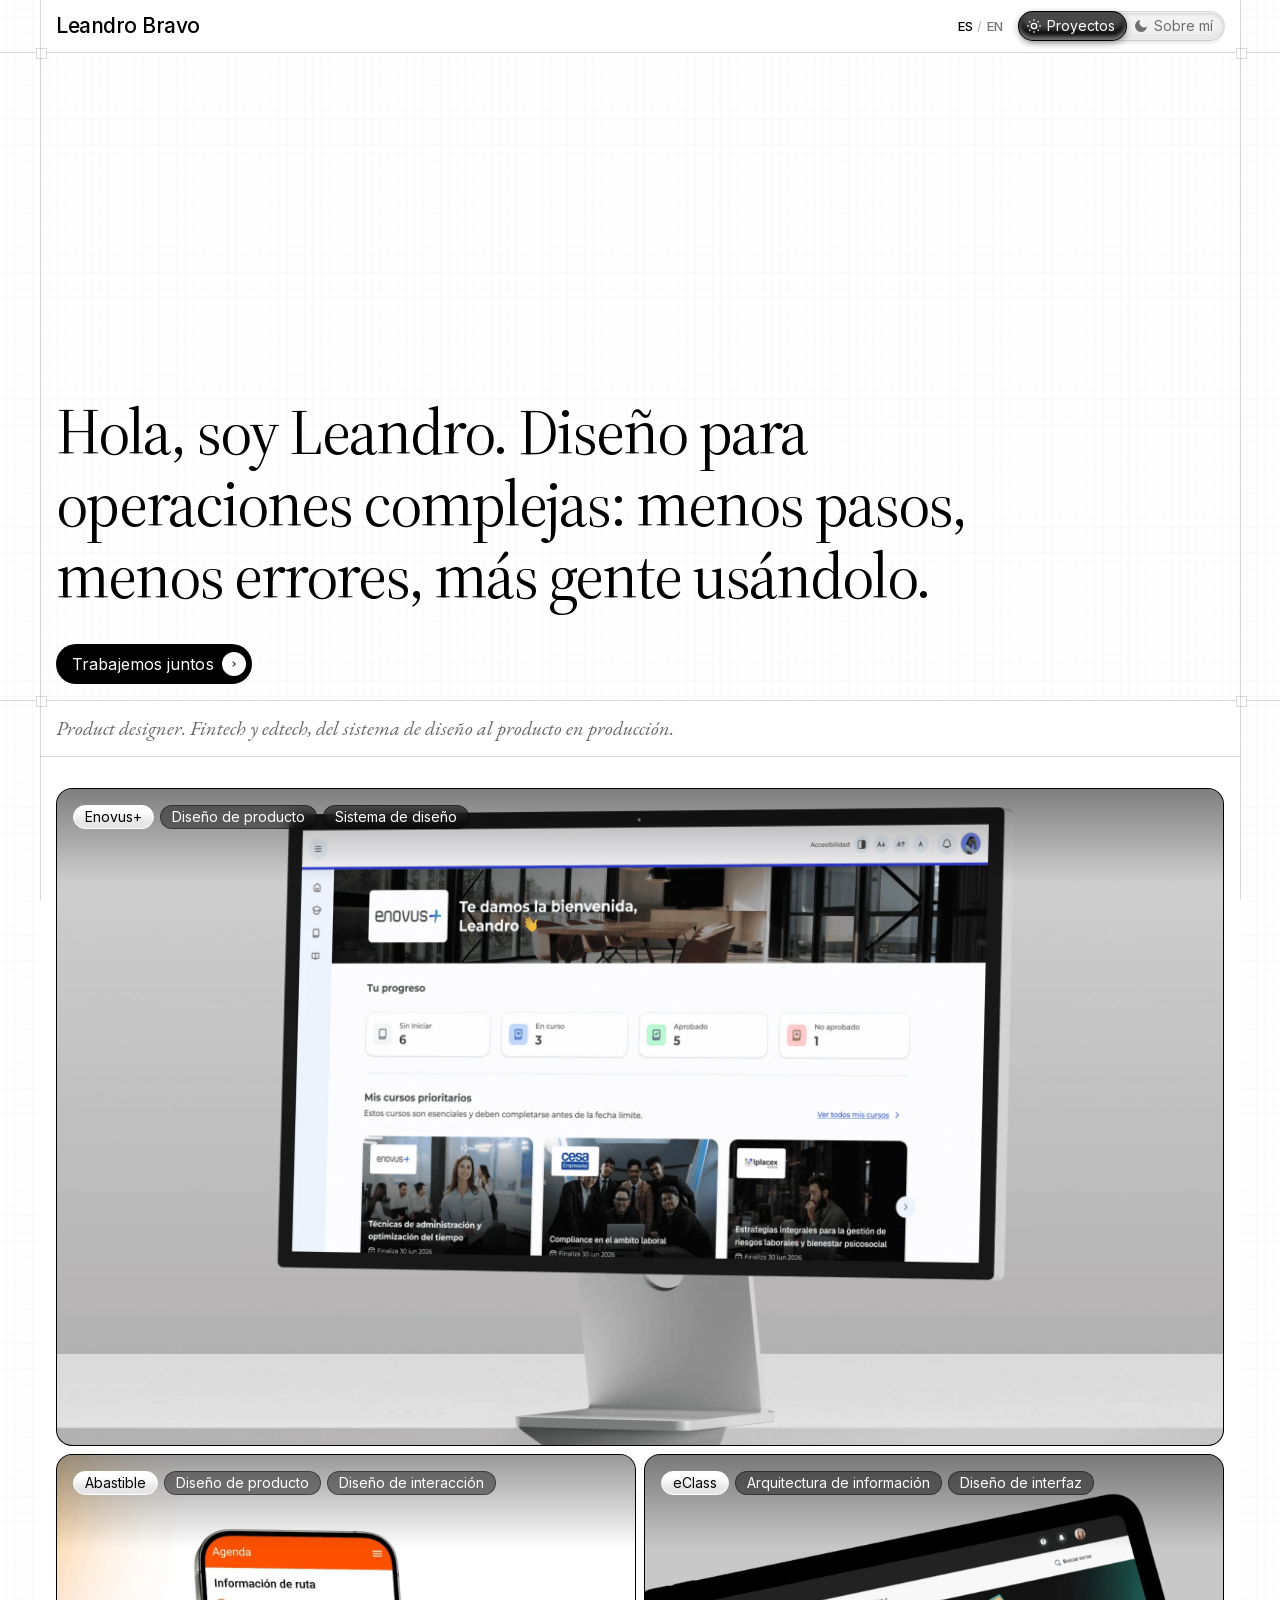
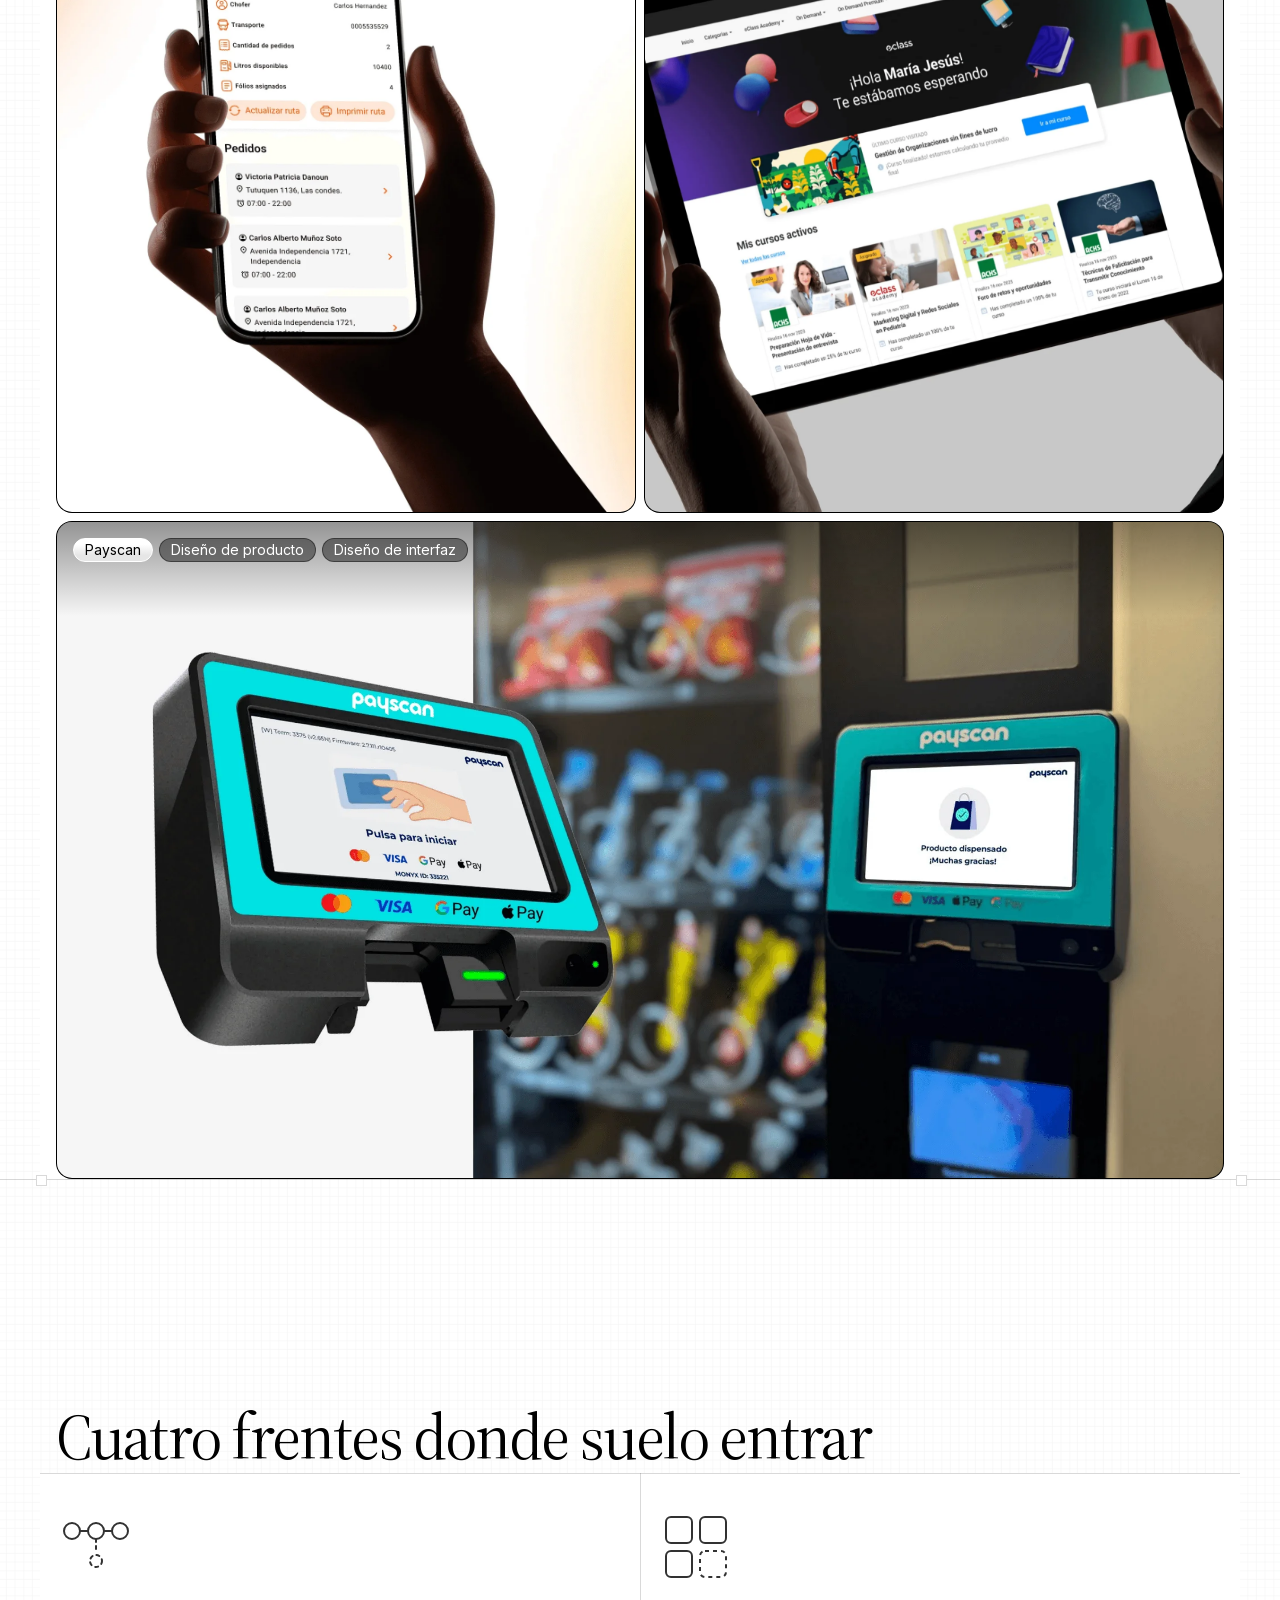
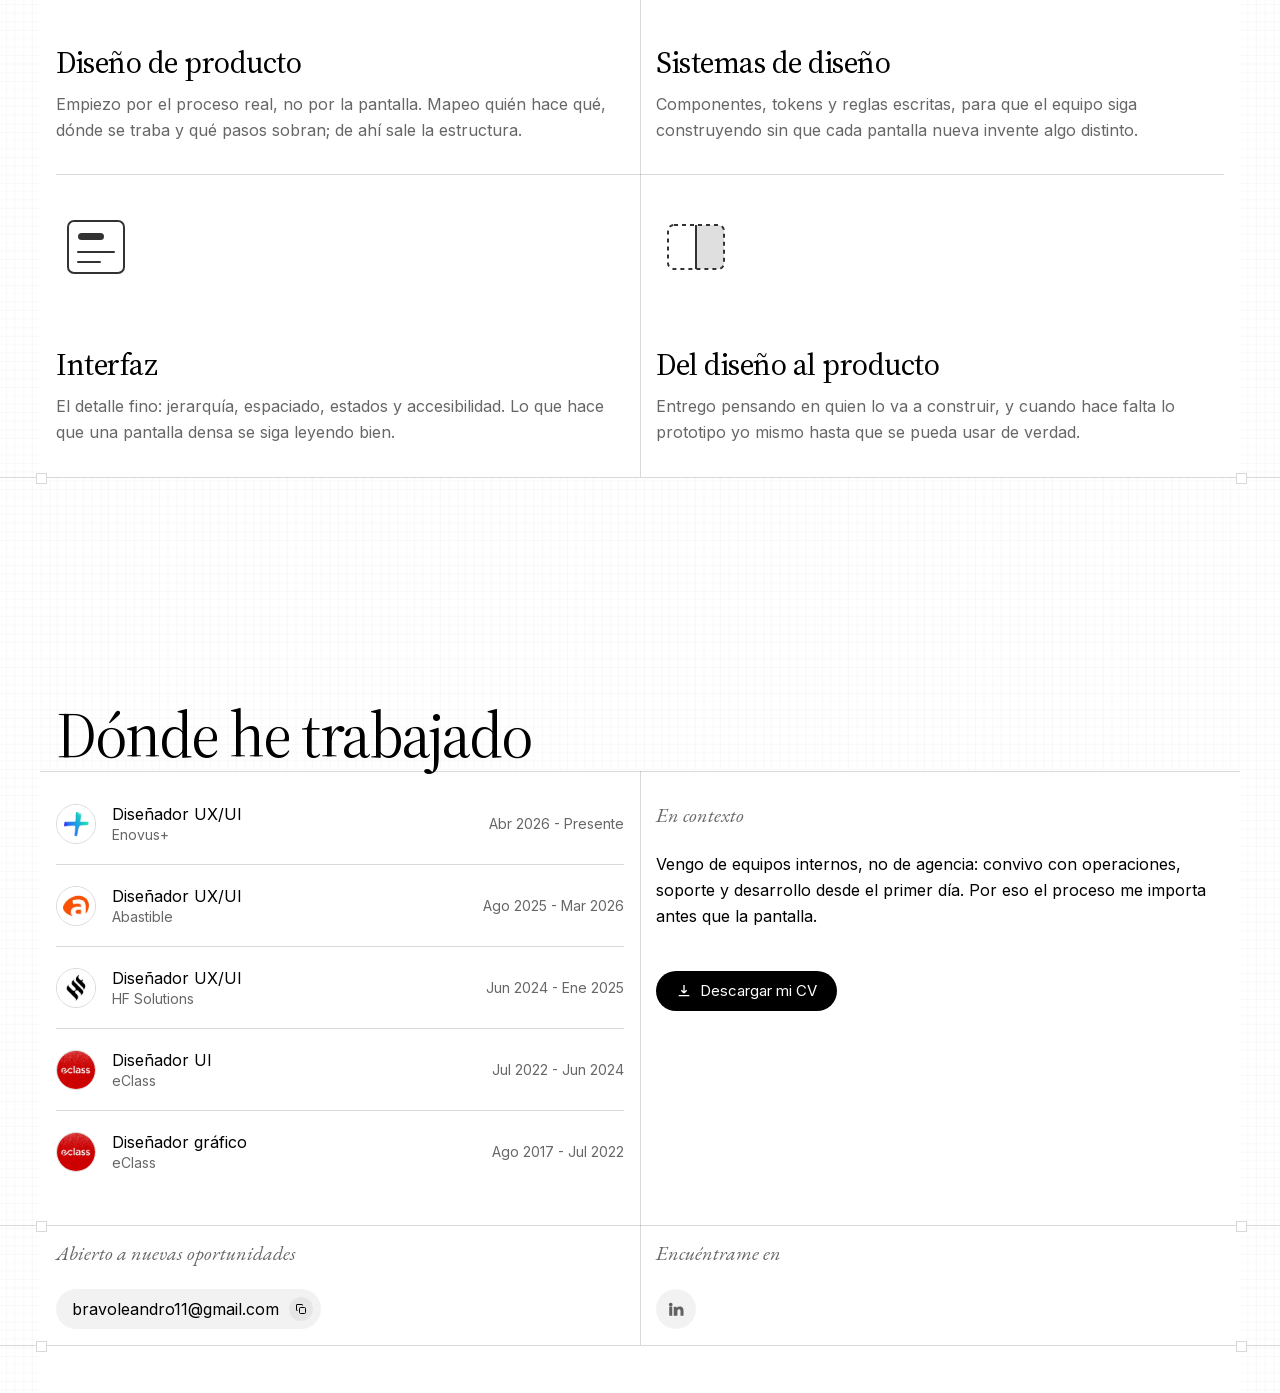
<file: index.html>
<!DOCTYPE html>
<html lang="es">
<head>
<meta charset="UTF-8">
<meta name="viewport" content="width=device-width, initial-scale=1.0">
<title>Leandro Bravo | Product designer</title>
<link rel="stylesheet" href="style.css">
<meta name="description" content="Product designer. Diseño para operaciones complejas: menos pasos, menos errores, más gente usándolo. Casos en formación corporativa, energía y medios de pago.">
<link rel="icon" href="favicon.svg" type="image/svg+xml">
<link rel="apple-touch-icon" href="apple-touch-icon.png">
<link rel="canonical" href="https://leandrobravo.com/">
<!-- Las dos versiones de esta página. Le dice a Google cuál mostrar según el
     idioma de quien busca; `x-default` es la que ve el resto del mundo. -->
<link rel="alternate" hreflang="es" href="https://leandrobravo.com/">
<link rel="alternate" hreflang="en" href="https://leandrobravo.com/en/">
<link rel="alternate" hreflang="x-default" href="https://leandrobravo.com/en/">
<meta name="theme-color" content="#ffffff">
<!-- Las dos fuentes del primer pantallazo, pedidas ya: si no, el
     navegador no las descubre hasta haber leído style.css entero.
     `crossorigin` es obligatorio aunque sean del propio sitio: las
     fuentes siempre se piden en modo CORS y sin él se bajan dos veces. -->
<link rel="preload" href="fonts/source-serif-4-normal.woff2" as="font" type="font/woff2" crossorigin>
<link rel="preload" href="fonts/inter-normal.woff2" as="font" type="font/woff2" crossorigin>
<!-- Open Graph: la tarjeta que se ve al pegar el enlace en LinkedIn, WhatsApp
     o un correo. Las URLs tienen que ser absolutas y con el dominio real: es
     una exigencia del formato. Si algún día cambias de dominio, búscalo y
     reemplázalo en las 6 páginas, en sitemap.xml, en robots.txt y en CNAME. -->
<meta property="og:type" content="website">
<meta property="og:site_name" content="Leandro Bravo">
<meta property="og:locale" content="es">
<meta property="og:title" content="Leandro Bravo | Product designer">
<meta property="og:description" content="Product designer. Diseño para operaciones complejas: menos pasos, menos errores, más gente usándolo. Casos en formación corporativa, energía y medios de pago.">
<meta property="og:url" content="https://leandrobravo.com/">
<meta property="og:image" content="https://leandrobravo.com/img/og-card.png">
<meta property="og:image:width" content="1200">
<meta property="og:image:height" content="630">
<meta property="og:image:alt" content="Leandro Bravo, product designer">
<meta name="twitter:card" content="summary_large_image">
<!-- Datos estructurados: le dice a Google y a los buscadores con IA quién
     eres, en un formato que entienden sin adivinar. No lleva el correo a
     propósito: ya está visible en el pie para quien lo necesite, y aquí sólo
     serviría para que lo recogieran los robots de spam más cómodamente. -->
<script type="application/ld+json">
{
  "@context": "https://schema.org",
  "@type": "Person",
  "@id": "https://leandrobravo.com/#leandro",
  "name": "Leandro Bravo",
  "givenName": "Leandro",
  "familyName": "Bravo",
  "url": "https://leandrobravo.com/",
  "image": "https://leandrobravo.com/img/leandro.webp",
  "jobTitle": "Product designer",
  "description": "Product designer. Diseño para operaciones complejas: menos pasos, menos errores, más gente usándolo. Casos en formación corporativa, energía y medios de pago.",
  "worksFor": {
    "@type": "Organization",
    "name": "Enovus+"
  },
  "knowsAbout": [
    "Diseño de producto",
    "Sistemas de diseño",
    "Arquitectura de información",
    "Diseño de interfaz",
    "Accesibilidad"
  ],
  "sameAs": [
    "https://www.linkedin.com/in/leandro-bravo/"
  ]
}
</script>
</head>
<body class="theme-light">
<!-- ==========================================================================
     Guía de edición completa en EDITAR.md (misma carpeta).
     Los textos son texto plano: búscalos y reemplázalos.
     Las imágenes son la URL dentro de cada <img src="...">.
     ========================================================================== -->

<div class="guides" aria-hidden="true"></div>

<header class="site-header">
  <div class="container">
    <!-- NOMBRE / LOGO -->
    <a href="index.html" class="logo">Leandro<span class="logo-last"> Bravo</span></a>
    <!-- IDIOMA: lleva a esta misma página en el otro idioma -->
    <a class="lang-switch" href="en/" hreflang="en" lang="en" aria-label="Read this page in English"><span class="lang-on">ES</span><span class="lang-sep">/</span><span>EN</span></a>
    <nav class="nav-toggle">
      <a href="index.html" class="active">
        <svg viewBox="0 0 24 24" fill="none" stroke="currentColor" stroke-width="2"><circle cx="12" cy="12" r="4"/><path d="M12 2v2M12 20v2M4.9 4.9l1.4 1.4M17.7 17.7l1.4 1.4M2 12h2M20 12h2M4.9 19.1l1.4-1.4M17.7 6.3l1.4-1.4"/></svg>
        Proyectos
      </a>
      <a href="about.html">
        <svg viewBox="0 0 24 24" fill="currentColor"><path d="M21 12.79A9 9 0 1 1 11.21 3 7 7 0 0 0 21 12.79z"/></svg>
        Sobre mí
      </a>
    </nav>
  </div>
  <!-- El filete inferior del header, con sus marcadores, va aquí dentro para
       que quede por encima de la caja blanca -->
  <div class="rule rule--header" aria-hidden="true"></div>
</header>

<main>

  <section class="hero">
    <div class="container hero-inner">
      <!-- TITULAR PRINCIPAL — calibrado para cortar en 3 líneas.
           Si cambias el largo, ajusta `.hero h1 { max-width }` en style.css -->
      <h1 data-reveal>Hola, soy Leandro. Diseño para operaciones complejas: menos pasos, menos errores, más gente usándolo.</h1>
      <a class="btn-pill" href="mailto:bravoleandro11@gmail.com">
        Trabajemos juntos
        <span class="arrow"><svg viewBox="0 0 24 24" fill="none" stroke="currentColor" stroke-width="2.5"><path d="M9 6l6 6-6 6"/></svg></span>
      </a>
    </div>
  </section>

  <div class="rule" aria-hidden="true"></div>

  <!-- Sección de casos: fondo blanco propio, la rejilla no se ve aquí dentro -->
  <div class="container bg-solid">
    <div class="hero-sub">
      <p class="eyebrow">Product designer. Fintech y edtech, del sistema de diseño al producto en producción.</p>
    </div>

    <!-- Filete bajo el subtítulo (ancho de contenedor, sin marcadores) -->
    <div class="rule rule--inset" aria-hidden="true"></div>

    <!-- ===== CASOS =====
         Cada <a class="work-card"> es una tarjeta.
           class="work-card"       -> ancho completo  (imagen 1168x658)
           class="work-card half"  -> media columna   (imagen 580x659)
         Para quitar un caso, borra su bloque <a>...</a> entero.
         La primera etiqueta (tag primary) es el nombre del cliente. -->
    <div class="works-grid">

      <a class="work-card" href="enovus.html">
        <div class="work-tags">
          <span class="tag primary">Enovus+</span>
          <span class="tag">Diseño de producto</span>
          <span class="tag">Sistema de diseño</span>
        </div>
        <!-- Misma imagen que abre el caso. La tarjeta recorta al alto, y con el
             encuadre centrado (por defecto) el iMac entra entero. Si cambias la
             imagen y queda mal encuadrada, añade style="object-position: 50% N%"
             al <img>: 0% enseña el borde de arriba, 100% el de abajo. -->
        <img src="img/enovus-portada.webp" alt="Enovus+ LMS" width="2400" height="1800">
      </a>

      <a class="work-card half" href="abastible.html">
        <div class="work-tags">
          <span class="tag primary">Abastible</span>
          <span class="tag">Diseño de producto</span>
          <span class="tag">Diseño de interacción</span>
        </div>
        <img src="img/abastible-portada.webp" alt="Abastible VGTR" width="2000" height="1468" loading="lazy" decoding="async">
      </a>

      <a class="work-card half" href="eclass.html">
        <div class="work-tags">
          <span class="tag primary">eClass</span>
          <span class="tag">Arquitectura de información</span>
          <span class="tag">Diseño de interfaz</span>
        </div>
        <img src="img/eclass-portada.webp" alt="eClass On Demand" width="2336" height="1726" loading="lazy" decoding="async">
      </a>

      <a class="work-card" href="payscan.html">
        <div class="work-tags">
          <span class="tag primary">Payscan</span>
          <span class="tag">Diseño de producto</span>
          <span class="tag">Diseño de interfaz</span>
        </div>
        <img src="img/payscan-pos.webp" alt="Payscan" width="2048" height="1331" loading="lazy" decoding="async">
      </a>

    </div>
  </div>

  <!-- Cierre de la sección de casos -->
  <div class="rule" aria-hidden="true"></div>

  <!-- Servicios: el titular deja ver la rejilla y el bloque 2x2 la tapa.
       Por eso el fondo va dentro, no en la sección entera. -->
  <section class="section container">
    <h2 class="section-title" data-reveal>Cuatro frentes donde suelo entrar</h2>

    <div class="rule rule--inset" aria-hidden="true"></div>
    <div class="bg-solid-block">
    <!-- ===== SERVICIOS =====
         2 filas x 2 columnas. Iconos de 80x80.
         Si quitas un .service, quita también su pareja o quedará una fila coja. -->
    <div class="services">
      <div class="service-row">
        <div class="service">
          <!-- Flujo con una rama fuera del camino previsto -->
          <svg class="ico" viewBox="0 0 80 80" fill="none" stroke="currentColor" stroke-width="2" stroke-linecap="round" stroke-linejoin="round" aria-hidden="true">
            <circle cx="16" cy="26" r="8"/><circle cx="40" cy="26" r="8"/><circle cx="64" cy="26" r="8"/>
            <path d="M24 26h8M48 26h8"/>
            <path d="M40 34v14" stroke-dasharray="3 4"/>
            <circle cx="40" cy="56" r="6" stroke-dasharray="3 4"/>
          </svg>
          <h3>Diseño de producto</h3>
          <p>Empiezo por el proceso real, no por la pantalla. Mapeo quién hace qué, dónde se traba y qué pasos sobran; de ahí sale la estructura.</p>
        </div>
        <div class="service">
          <!-- Piezas modulares: la cuarta, discontinua, es la que aún no existe -->
          <svg class="ico" viewBox="0 0 80 80" fill="none" stroke="currentColor" stroke-width="2" stroke-linejoin="round" aria-hidden="true">
            <rect x="10" y="12" width="26" height="26" rx="5"/>
            <rect x="44" y="12" width="26" height="26" rx="5"/>
            <rect x="10" y="46" width="26" height="26" rx="5"/>
            <rect x="44" y="46" width="26" height="26" rx="5" stroke-dasharray="4 4"/>
          </svg>
          <h3>Sistemas de diseño</h3>
          <p>Componentes, tokens y reglas escritas, para que el equipo siga construyendo sin que cada pantalla nueva invente algo distinto.</p>
        </div>
      </div>
      <div class="service-row">
        <div class="service">
          <!-- Panel con jerarquía: título, contenido y un renglón más corto -->
          <svg class="ico" viewBox="0 0 80 80" fill="none" stroke="currentColor" stroke-width="2" stroke-linecap="round" stroke-linejoin="round" aria-hidden="true">
            <rect x="12" y="14" width="56" height="52" rx="6"/>
            <rect x="22" y="26" width="26" height="7" rx="3.5" fill="currentColor" stroke="none"/>
            <path d="M22 45h36M22 55h22"/>
          </svg>
          <h3>Interfaz</h3>
          <p>El detalle fino: jerarquía, espaciado, estados y accesibilidad. Lo que hace que una pantalla densa se siga leyendo bien.</p>
        </div>
        <div class="service">
          <!-- Mitad en trazo (lo diseñado) que pasa a mitad sólida (lo construido) -->
          <svg class="ico" viewBox="0 0 80 80" fill="none" stroke="currentColor" stroke-width="2" stroke-linejoin="round" aria-hidden="true">
            <path d="M40 18h22a6 6 0 0 1 6 6v32a6 6 0 0 1-6 6H40z" fill="currentColor" stroke="none" opacity=".16"/>
            <rect x="12" y="18" width="56" height="44" rx="6" stroke-dasharray="4 4"/>
            <path d="M40 18v44"/>
          </svg>
          <h3>Del diseño al producto</h3>
          <p>Entrego pensando en quien lo va a construir, y cuando hace falta lo prototipo yo mismo hasta que se pueda usar de verdad.</p>
        </div>
      </div>
    </div>

    </div><!-- /bg-solid-block -->
  </section>

  <!-- Cierre de la sección de servicios -->
  <div class="rule" aria-hidden="true"></div>

  <section class="section container">
    <h2 class="section-title section-title--sm" data-reveal>Dónde he trabajado</h2>
    <!-- Filete bajo el titular (ancho de contenedor, sin marcadores) -->
    <div class="rule rule--inset" aria-hidden="true"></div>

    <!-- ===== HISTORIAL =====
         Dos columnas: historial a la izquierda, contexto y CV a la derecha.
         Cada fila: avatar 40x40 (logo de la empresa), cargo, empresa y fechas.
         Estas mismas cuatro filas están repetidas en about.html: si tocas una
         empresa, una fecha o un logo, cámbialo en los dos sitios. -->
    <div class="bg-solid-block">
      <div class="split split--history">
        <div>
          <div class="timeline">
            <div class="timeline-row">
              <img class="avatar" src="img/enovus.webp" alt="" width="400" height="400" loading="lazy" decoding="async">
              <div><div class="role">Diseñador UX/UI</div><div class="company">Enovus+</div></div>
              <div class="date">Abr 2026 - Presente</div>
            </div>
            <div class="timeline-row">
              <img class="avatar" src="img/abastible.webp" alt="" width="400" height="400" loading="lazy" decoding="async">
              <div><div class="role">Diseñador UX/UI</div><div class="company">Abastible</div></div>
              <div class="date">Ago 2025 - Mar 2026</div>
            </div>
            <div class="timeline-row">
              <img class="avatar" src="img/hf-solutions.webp" alt="" width="400" height="400" loading="lazy" decoding="async">
              <div><div class="role">Diseñador UX/UI</div><div class="company">HF Solutions</div></div>
              <div class="date">Jun 2024 - Ene 2025</div>
            </div>
            <div class="timeline-row">
              <img class="avatar" src="img/eclass.webp" alt="" width="200" height="200" loading="lazy" decoding="async">
              <div><div class="role">Diseñador UI</div><div class="company">eClass</div></div>
              <div class="date">Jul 2022 - Jun 2024</div>
            </div>
            <div class="timeline-row">
              <img class="avatar" src="img/eclass.webp" alt="" width="200" height="200" loading="lazy" decoding="async">
              <div><div class="role">Diseñador gráfico</div><div class="company">eClass</div></div>
              <div class="date">Ago 2017 - Jul 2022</div>
            </div>
          </div>
        </div>

        <div>
          <p class="eyebrow">En contexto</p>
          <p>Vengo de equipos internos, no de agencia: convivo con operaciones, soporte y desarrollo desde el primer día. Por eso el proceso me importa antes que la pantalla.</p>
          <!-- Mismo PDF que en Sobre mí. Si lo actualizas, sustituye el archivo
               conservando el nombre y los dos botones siguen funcionando.
               `download` decide con qué nombre se guarda al descargarlo. -->
          <a class="cv-btn" href="cv-leandro-bravo.pdf" download="CV Leandro Bravo Product Designer.pdf">
            <svg viewBox="0 0 24 24" fill="none" stroke="currentColor" stroke-width="2"><path d="M12 3v12m0 0l-4-4m4 4l4-4M4 19h16"/></svg>
            Descargar mi CV
          </a>
        </div>
      </div>
    </div>
  </section>


  </div>

  <!-- Arranque del footer -->
  <div class="rule" aria-hidden="true"></div>

  <div class="container">
    <!-- ===== FOOTER =====
         El correo va en dos sitios: el texto visible y el data-email
         (lo que se copia al pulsar). Cambia los dos.
         Los enlaces de redes están en href="#": ponles tus URLs. -->
    <footer class="site-footer bg-solid-block">
      <div class="footer-col">
        <p class="eyebrow">Abierto a nuevas oportunidades</p>
        <button class="email-pill" id="copyEmailBtn" data-email="bravoleandro11@gmail.com">
          <span class="email-label">bravoleandro11@gmail.com</span>
          <span class="copy-icon"><svg viewBox="0 0 24 24" fill="none" stroke="currentColor" stroke-width="2"><rect x="9" y="9" width="12" height="12" rx="2"/><path d="M5 15H4a1 1 0 0 1-1-1V4a1 1 0 0 1 1-1h10a1 1 0 0 1 1 1v1"/></svg></span>
        </button>
      </div>
      <div class="footer-col">
        <p class="eyebrow">Encuéntrame en</p>
        <div class="social-row">
          <a class="icon-circle" href="https://www.linkedin.com/in/leandro-bravo/" target="_blank" rel="noopener" aria-label="LinkedIn"><svg viewBox="0 0 24 24" fill="currentColor"><path d="M4.98 3.5a2.5 2.5 0 1 1 0 5 2.5 2.5 0 0 1 0-5zM3 9h4v12H3zM9 9h3.8v1.7h.05c.53-1 1.83-2.05 3.77-2.05C20.9 8.65 22 11 22 14.4V21h-4v-5.7c0-1.36-.02-3.1-1.9-3.1-1.9 0-2.2 1.48-2.2 3v5.8H9z"/></svg></a>
        </div>
      </div>
    </footer>
  </div>

  <!-- Filete interno del footer (a sangre, con marcadores) -->
  <div class="rule" aria-hidden="true"></div>

  <div class="container">
    <div class="footer-tail bg-solid-block"></div>
  </div>

</main>

<script src="script.js"></script>
</body>
</html>
</file>
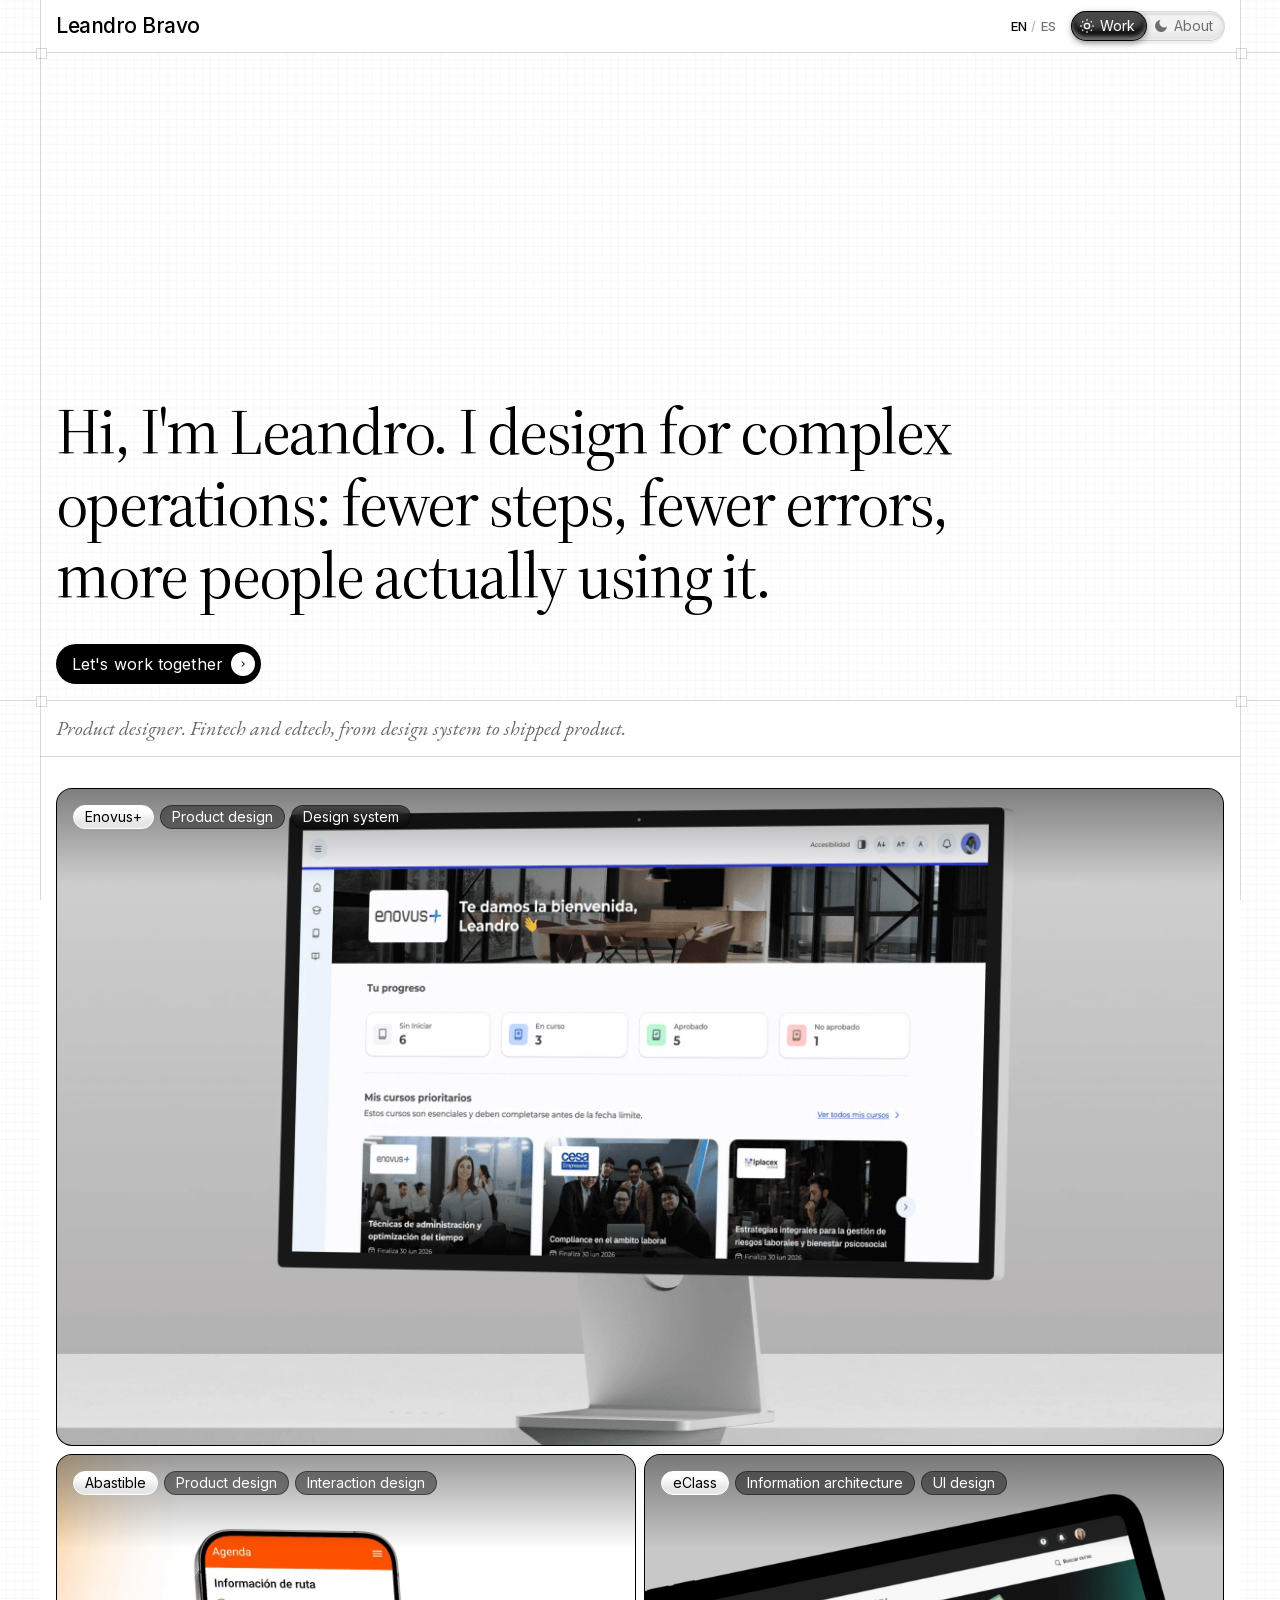
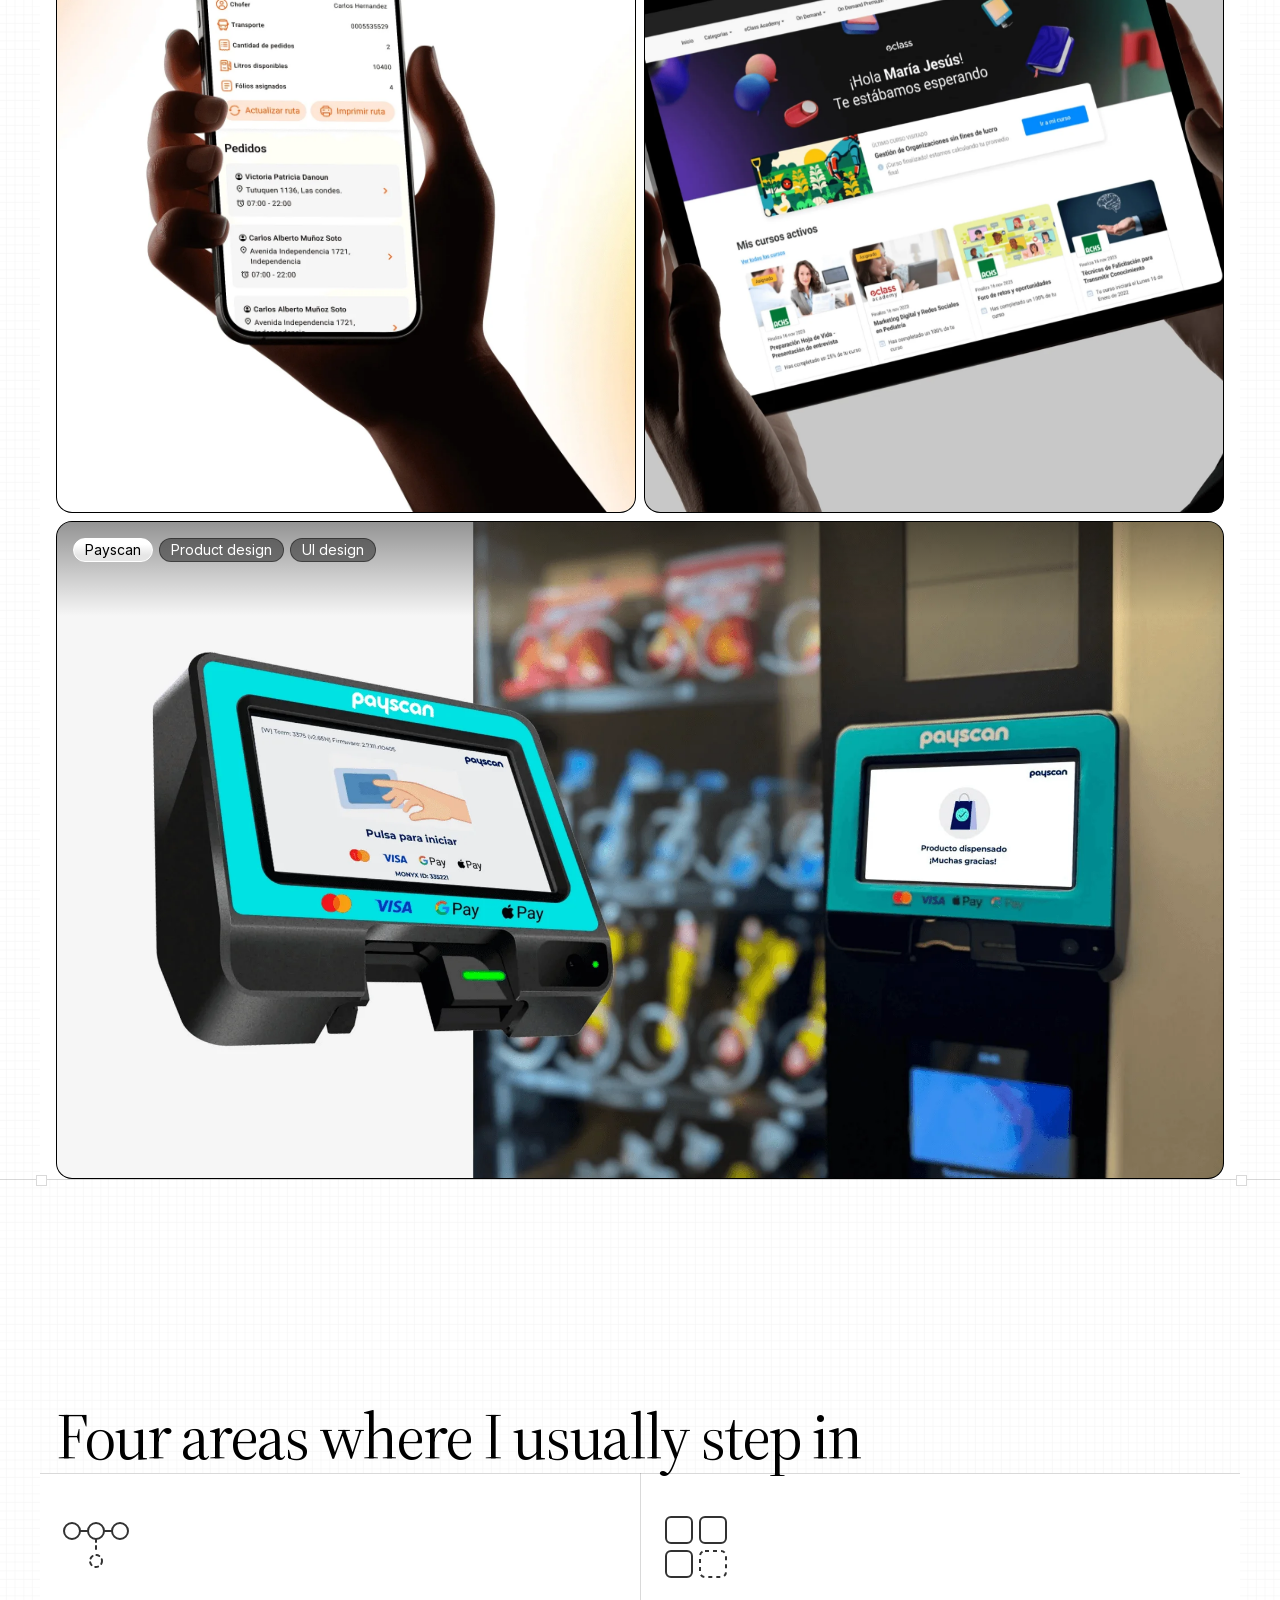
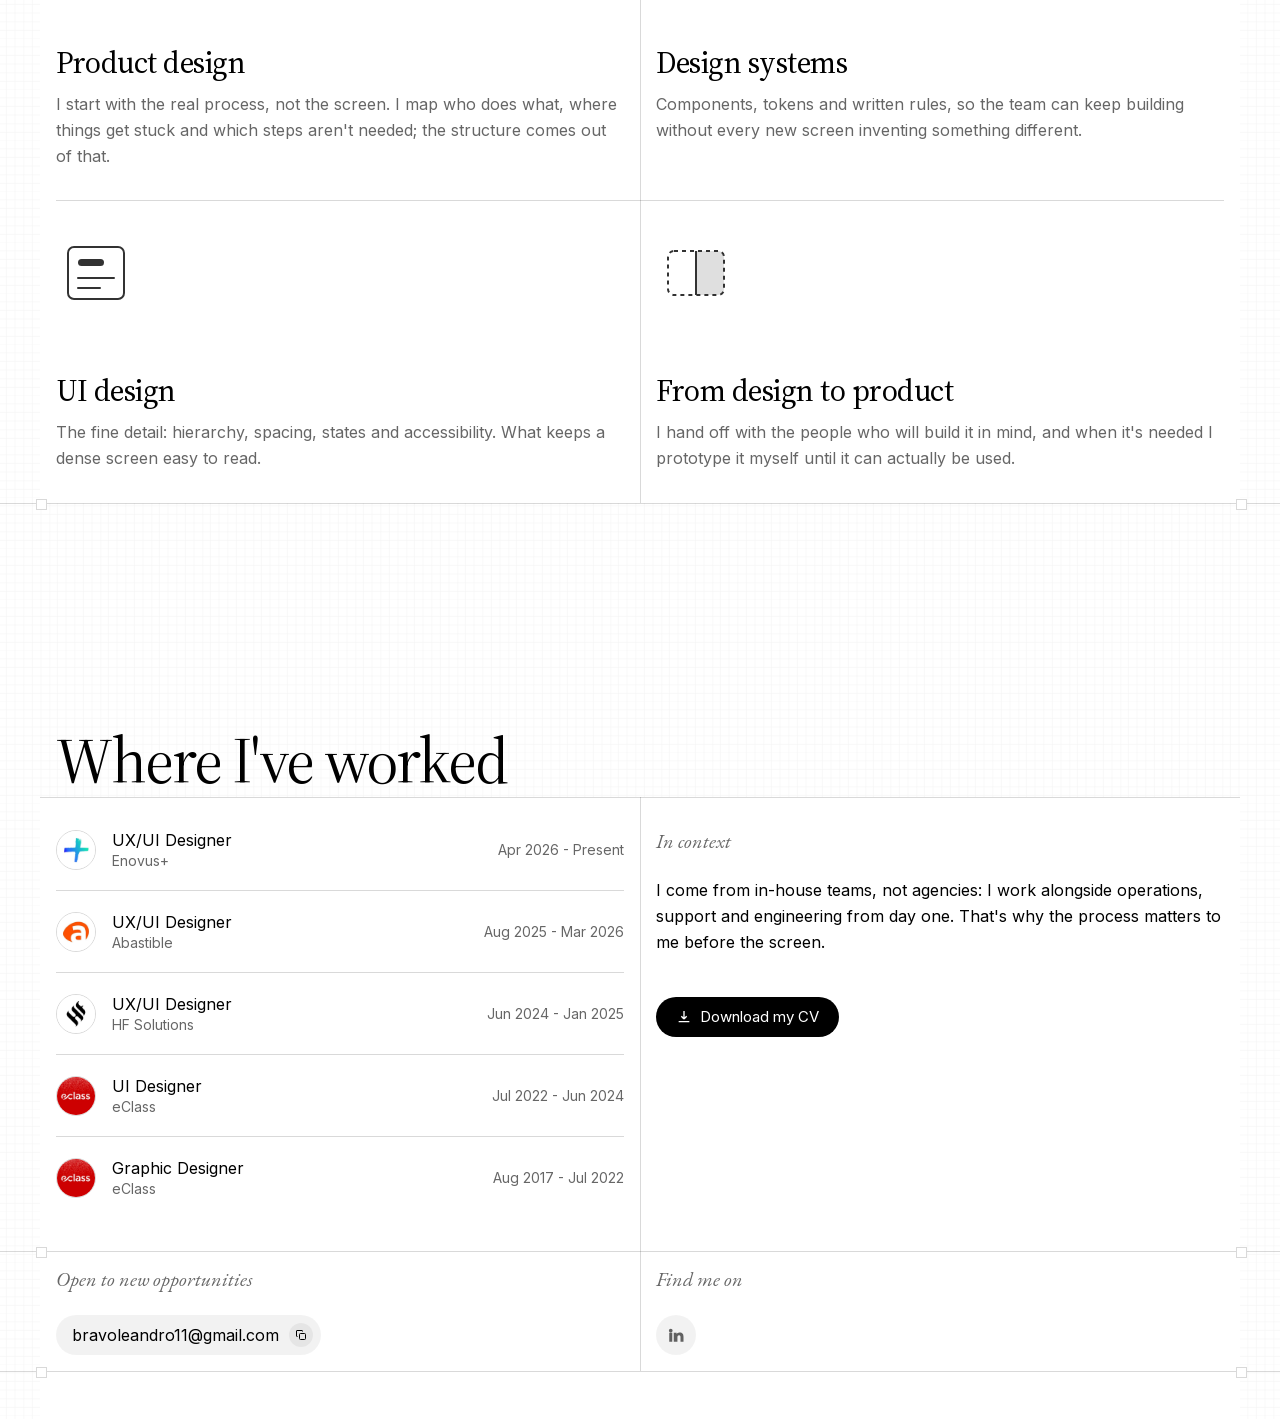
<file: en/index.html>
<!DOCTYPE html>
<html lang="en">
<head>
<meta charset="UTF-8">
<meta name="viewport" content="width=device-width, initial-scale=1.0">
<title>Leandro Bravo | Product designer</title>
<link rel="stylesheet" href="../style.css">
<meta name="description" content="Product designer. I design for complex operations: fewer steps, fewer errors, more people actually using it. Case studies in corporate training, energy and payments.">
<link rel="icon" href="../favicon.svg" type="image/svg+xml">
<link rel="apple-touch-icon" href="../apple-touch-icon.png">
<link rel="canonical" href="https://leandrobravo.com/en/">
<!-- Las dos versiones de esta página. Le dice a Google cuál mostrar según el
     idioma de quien busca; `x-default` es la que ve el resto del mundo. -->
<link rel="alternate" hreflang="es" href="https://leandrobravo.com/">
<link rel="alternate" hreflang="en" href="https://leandrobravo.com/en/">
<link rel="alternate" hreflang="x-default" href="https://leandrobravo.com/en/">
<meta name="theme-color" content="#ffffff">
<!-- Las dos fuentes del primer pantallazo, pedidas ya: si no, el
     navegador no las descubre hasta haber leído style.css entero.
     `crossorigin` es obligatorio aunque sean del propio sitio: las
     fuentes siempre se piden en modo CORS y sin él se bajan dos veces. -->
<link rel="preload" href="../fonts/source-serif-4-normal.woff2" as="font" type="font/woff2" crossorigin>
<link rel="preload" href="../fonts/inter-normal.woff2" as="font" type="font/woff2" crossorigin>
<!-- Open Graph: la tarjeta que se ve al pegar el enlace en LinkedIn, WhatsApp
     o un correo. Las URLs tienen que ser absolutas y con el dominio real: es
     una exigencia del formato. Si algún día cambias de dominio, búscalo y
     reemplázalo en las 6 páginas, en sitemap.xml, en robots.txt y en CNAME. -->
<meta property="og:type" content="website">
<meta property="og:site_name" content="Leandro Bravo">
<meta property="og:locale" content="en_US">
<meta property="og:title" content="Leandro Bravo | Product designer">
<meta property="og:description" content="Product designer. I design for complex operations: fewer steps, fewer errors, more people actually using it. Case studies in corporate training, energy and payments.">
<meta property="og:url" content="https://leandrobravo.com/en/">
<meta property="og:image" content="https://leandrobravo.com/img/og-card-en.png">
<meta property="og:image:width" content="1200">
<meta property="og:image:height" content="630">
<meta property="og:image:alt" content="Leandro Bravo, product designer">
<meta name="twitter:card" content="summary_large_image">
<!-- Datos estructurados: le dice a Google y a los buscadores con IA quién
     eres, en un formato que entienden sin adivinar. No lleva el correo a
     propósito: ya está visible en el pie para quien lo necesite, y aquí sólo
     serviría para que lo recogieran los robots de spam más cómodamente. -->
<script type="application/ld+json">
{
  "@context": "https://schema.org",
  "@type": "Person",
  "@id": "https://leandrobravo.com/#leandro",
  "name": "Leandro Bravo",
  "givenName": "Leandro",
  "familyName": "Bravo",
  "url": "https://leandrobravo.com/",
  "image": "https://leandrobravo.com/img/leandro.webp",
  "jobTitle": "Product designer",
  "description": "Product designer. I design for complex operations: fewer steps, fewer errors, more people actually using it. Case studies in corporate training, energy and payments.",
  "worksFor": {
    "@type": "Organization",
    "name": "Enovus+"
  },
  "knowsAbout": [
    "Product design",
    "Design systems",
    "Information architecture",
    "UI design",
    "Accessibility"
  ],
  "sameAs": [
    "https://www.linkedin.com/in/leandro-bravo/"
  ]
}
</script>
</head>
<!-- VERSIÓN EN INGLÉS de ../index.html. Si cambias un texto allí, cámbialo
     también aquí (ver "La versión en inglés" en EDITAR.md). -->
<body class="theme-light">
<!-- ==========================================================================
     Guía de edición completa en EDITAR.md (misma carpeta).
     Los textos son texto plano: búscalos y reemplázalos.
     Las imágenes son la URL dentro de cada <img src="...">.
     ========================================================================== -->

<div class="guides" aria-hidden="true"></div>

<header class="site-header">
  <div class="container">
    <!-- NOMBRE / LOGO -->
    <a href="index.html" class="logo">Leandro<span class="logo-last"> Bravo</span></a>
    <!-- IDIOMA: lleva a esta misma página en el otro idioma -->
    <a class="lang-switch" href="../" hreflang="es" lang="es" aria-label="Leer esta página en español"><span class="lang-on">EN</span><span class="lang-sep">/</span><span>ES</span></a>
    <nav class="nav-toggle">
      <a href="index.html" class="active">
        <svg viewBox="0 0 24 24" fill="none" stroke="currentColor" stroke-width="2"><circle cx="12" cy="12" r="4"/><path d="M12 2v2M12 20v2M4.9 4.9l1.4 1.4M17.7 17.7l1.4 1.4M2 12h2M20 12h2M4.9 19.1l1.4-1.4M17.7 6.3l1.4-1.4"/></svg>
        Work
      </a>
      <a href="about.html">
        <svg viewBox="0 0 24 24" fill="currentColor"><path d="M21 12.79A9 9 0 1 1 11.21 3 7 7 0 0 0 21 12.79z"/></svg>
        About
      </a>
    </nav>
  </div>
  <!-- El filete inferior del header, con sus marcadores, va aquí dentro para
       que quede por encima de la caja blanca -->
  <div class="rule rule--header" aria-hidden="true"></div>
</header>

<main>

  <section class="hero">
    <div class="container hero-inner">
      <!-- TITULAR PRINCIPAL — calibrado para cortar en 3 líneas.
           Si cambias el largo, ajusta `.hero h1 { max-width }` en style.css -->
      <h1 data-reveal>Hi, I'm Leandro. I design for complex operations: fewer steps, fewer errors, more people actually using it.</h1>
      <a class="btn-pill" href="mailto:bravoleandro11@gmail.com">
        Let's work together
        <span class="arrow"><svg viewBox="0 0 24 24" fill="none" stroke="currentColor" stroke-width="2.5"><path d="M9 6l6 6-6 6"/></svg></span>
      </a>
    </div>
  </section>

  <div class="rule" aria-hidden="true"></div>

  <!-- Sección de casos: fondo blanco propio, la rejilla no se ve aquí dentro -->
  <div class="container bg-solid">
    <div class="hero-sub">
      <p class="eyebrow">Product designer. Fintech and edtech, from design system to shipped product.</p>
    </div>

    <!-- Filete bajo el subtítulo (ancho de contenedor, sin marcadores) -->
    <div class="rule rule--inset" aria-hidden="true"></div>

    <!-- ===== CASOS =====
         Cada <a class="work-card"> es una tarjeta.
           class="work-card"       -> ancho completo  (imagen 1168x658)
           class="work-card half"  -> media columna   (imagen 580x659)
         Para quitar un caso, borra su bloque <a>...</a> entero.
         La primera etiqueta (tag primary) es el nombre del cliente. -->
    <div class="works-grid">

      <a class="work-card" href="enovus.html">
        <div class="work-tags">
          <span class="tag primary">Enovus+</span>
          <span class="tag">Product design</span>
          <span class="tag">Design system</span>
        </div>
        <!-- Misma imagen que abre el caso. La tarjeta recorta al alto, y con el
             encuadre centrado (por defecto) el iMac entra entero. Si cambias la
             imagen y queda mal encuadrada, añade style="object-position: 50% N%"
             al <img>: 0% enseña el borde de arriba, 100% el de abajo. -->
        <img src="../img/enovus-portada.webp" alt="Enovus+ LMS" width="2400" height="1800">
      </a>

      <a class="work-card half" href="abastible.html">
        <div class="work-tags">
          <span class="tag primary">Abastible</span>
          <span class="tag">Product design</span>
          <span class="tag">Interaction design</span>
        </div>
        <img src="../img/abastible-portada.webp" alt="Abastible VGTR" width="2000" height="1468" loading="lazy" decoding="async">
      </a>

      <a class="work-card half" href="eclass.html">
        <div class="work-tags">
          <span class="tag primary">eClass</span>
          <span class="tag">Information architecture</span>
          <span class="tag">UI design</span>
        </div>
        <img src="../img/eclass-portada.webp" alt="eClass On Demand" width="2336" height="1726" loading="lazy" decoding="async">
      </a>

      <a class="work-card" href="payscan.html">
        <div class="work-tags">
          <span class="tag primary">Payscan</span>
          <span class="tag">Product design</span>
          <span class="tag">UI design</span>
        </div>
        <img src="../img/payscan-pos.webp" alt="Payscan" width="2048" height="1331" loading="lazy" decoding="async">
      </a>

    </div>
  </div>

  <!-- Cierre de la sección de casos -->
  <div class="rule" aria-hidden="true"></div>

  <!-- Servicios: el titular deja ver la rejilla y el bloque 2x2 la tapa.
       Por eso el fondo va dentro, no en la sección entera. -->
  <section class="section container">
    <h2 class="section-title" data-reveal>Four areas where I usually step in</h2>

    <div class="rule rule--inset" aria-hidden="true"></div>
    <div class="bg-solid-block">
    <!-- ===== SERVICIOS =====
         2 filas x 2 columnas. Iconos de 80x80.
         Si quitas un .service, quita también su pareja o quedará una fila coja. -->
    <div class="services">
      <div class="service-row">
        <div class="service">
          <!-- Flujo con una rama fuera del camino previsto -->
          <svg class="ico" viewBox="0 0 80 80" fill="none" stroke="currentColor" stroke-width="2" stroke-linecap="round" stroke-linejoin="round" aria-hidden="true">
            <circle cx="16" cy="26" r="8"/><circle cx="40" cy="26" r="8"/><circle cx="64" cy="26" r="8"/>
            <path d="M24 26h8M48 26h8"/>
            <path d="M40 34v14" stroke-dasharray="3 4"/>
            <circle cx="40" cy="56" r="6" stroke-dasharray="3 4"/>
          </svg>
          <h3>Product design</h3>
          <p>I start with the real process, not the screen. I map who does what, where things get stuck and which steps aren't needed; the structure comes out of that.</p>
        </div>
        <div class="service">
          <!-- Piezas modulares: la cuarta, discontinua, es la que aún no existe -->
          <svg class="ico" viewBox="0 0 80 80" fill="none" stroke="currentColor" stroke-width="2" stroke-linejoin="round" aria-hidden="true">
            <rect x="10" y="12" width="26" height="26" rx="5"/>
            <rect x="44" y="12" width="26" height="26" rx="5"/>
            <rect x="10" y="46" width="26" height="26" rx="5"/>
            <rect x="44" y="46" width="26" height="26" rx="5" stroke-dasharray="4 4"/>
          </svg>
          <h3>Design systems</h3>
          <p>Components, tokens and written rules, so the team can keep building without every new screen inventing something different.</p>
        </div>
      </div>
      <div class="service-row">
        <div class="service">
          <!-- Panel con jerarquía: título, contenido y un renglón más corto -->
          <svg class="ico" viewBox="0 0 80 80" fill="none" stroke="currentColor" stroke-width="2" stroke-linecap="round" stroke-linejoin="round" aria-hidden="true">
            <rect x="12" y="14" width="56" height="52" rx="6"/>
            <rect x="22" y="26" width="26" height="7" rx="3.5" fill="currentColor" stroke="none"/>
            <path d="M22 45h36M22 55h22"/>
          </svg>
          <h3>UI design</h3>
          <p>The fine detail: hierarchy, spacing, states and accessibility. What keeps a dense screen easy to read.</p>
        </div>
        <div class="service">
          <!-- Mitad en trazo (lo diseñado) que pasa a mitad sólida (lo construido) -->
          <svg class="ico" viewBox="0 0 80 80" fill="none" stroke="currentColor" stroke-width="2" stroke-linejoin="round" aria-hidden="true">
            <path d="M40 18h22a6 6 0 0 1 6 6v32a6 6 0 0 1-6 6H40z" fill="currentColor" stroke="none" opacity=".16"/>
            <rect x="12" y="18" width="56" height="44" rx="6" stroke-dasharray="4 4"/>
            <path d="M40 18v44"/>
          </svg>
          <h3>From design to product</h3>
          <p>I hand off with the people who will build it in mind, and when it's needed I prototype it myself until it can actually be used.</p>
        </div>
      </div>
    </div>

    </div><!-- /bg-solid-block -->
  </section>

  <!-- Cierre de la sección de servicios -->
  <div class="rule" aria-hidden="true"></div>

  <section class="section container">
    <h2 class="section-title section-title--sm" data-reveal>Where I've worked</h2>
    <!-- Filete bajo el titular (ancho de contenedor, sin marcadores) -->
    <div class="rule rule--inset" aria-hidden="true"></div>

    <!-- ===== HISTORIAL =====
         Dos columnas: historial a la izquierda, contexto y CV a la derecha.
         Cada fila: avatar 40x40 (logo de la empresa), cargo, empresa y fechas.
         Estas mismas cuatro filas están repetidas en about.html: si tocas una
         empresa, una fecha o un logo, cámbialo en los dos sitios. -->
    <div class="bg-solid-block">
      <div class="split split--history">
        <div>
          <div class="timeline">
            <div class="timeline-row">
              <img class="avatar" src="../img/enovus.webp" alt="" width="400" height="400" loading="lazy" decoding="async">
              <div><div class="role">UX/UI Designer</div><div class="company">Enovus+</div></div>
              <div class="date">Apr 2026 - Present</div>
            </div>
            <div class="timeline-row">
              <img class="avatar" src="../img/abastible.webp" alt="" width="400" height="400" loading="lazy" decoding="async">
              <div><div class="role">UX/UI Designer</div><div class="company">Abastible</div></div>
              <div class="date">Aug 2025 - Mar 2026</div>
            </div>
            <div class="timeline-row">
              <img class="avatar" src="../img/hf-solutions.webp" alt="" width="400" height="400" loading="lazy" decoding="async">
              <div><div class="role">UX/UI Designer</div><div class="company">HF Solutions</div></div>
              <div class="date">Jun 2024 - Jan 2025</div>
            </div>
            <div class="timeline-row">
              <img class="avatar" src="../img/eclass.webp" alt="" width="200" height="200" loading="lazy" decoding="async">
              <div><div class="role">UI Designer</div><div class="company">eClass</div></div>
              <div class="date">Jul 2022 - Jun 2024</div>
            </div>
            <div class="timeline-row">
              <img class="avatar" src="../img/eclass.webp" alt="" width="200" height="200" loading="lazy" decoding="async">
              <div><div class="role">Graphic Designer</div><div class="company">eClass</div></div>
              <div class="date">Aug 2017 - Jul 2022</div>
            </div>
          </div>
        </div>

        <div>
          <p class="eyebrow">In context</p>
          <p>I come from in-house teams, not agencies: I work alongside operations, support and engineering from day one. That's why the process matters to me before the screen.</p>
          <!-- Mismo PDF que en Sobre mí. Si lo actualizas, sustituye el archivo
               conservando el nombre y los dos botones siguen funcionando.
               `download` decide con qué nombre se guarda al descargarlo. -->
          <a class="cv-btn" href="../cv-leandro-bravo-en.pdf" download="Leandro Bravo CV - Product Designer.pdf">
            <svg viewBox="0 0 24 24" fill="none" stroke="currentColor" stroke-width="2"><path d="M12 3v12m0 0l-4-4m4 4l4-4M4 19h16"/></svg>
            Download my CV
          </a>
        </div>
      </div>
    </div>
  </section>


  </div>

  <!-- Arranque del footer -->
  <div class="rule" aria-hidden="true"></div>

  <div class="container">
    <!-- ===== FOOTER =====
         El correo va en dos sitios: el texto visible y el data-email
         (lo que se copia al pulsar). Cambia los dos.
         Los enlaces de redes están en href="#": ponles tus URLs. -->
    <footer class="site-footer bg-solid-block">
      <div class="footer-col">
        <p class="eyebrow">Open to new opportunities</p>
        <button class="email-pill" id="copyEmailBtn" data-email="bravoleandro11@gmail.com">
          <span class="email-label">bravoleandro11@gmail.com</span>
          <span class="copy-icon"><svg viewBox="0 0 24 24" fill="none" stroke="currentColor" stroke-width="2"><rect x="9" y="9" width="12" height="12" rx="2"/><path d="M5 15H4a1 1 0 0 1-1-1V4a1 1 0 0 1 1-1h10a1 1 0 0 1 1 1v1"/></svg></span>
        </button>
      </div>
      <div class="footer-col">
        <p class="eyebrow">Find me on</p>
        <div class="social-row">
          <a class="icon-circle" href="https://www.linkedin.com/in/leandro-bravo/" target="_blank" rel="noopener" aria-label="LinkedIn"><svg viewBox="0 0 24 24" fill="currentColor"><path d="M4.98 3.5a2.5 2.5 0 1 1 0 5 2.5 2.5 0 0 1 0-5zM3 9h4v12H3zM9 9h3.8v1.7h.05c.53-1 1.83-2.05 3.77-2.05C20.9 8.65 22 11 22 14.4V21h-4v-5.7c0-1.36-.02-3.1-1.9-3.1-1.9 0-2.2 1.48-2.2 3v5.8H9z"/></svg></a>
        </div>
      </div>
    </footer>
  </div>

  <!-- Filete interno del footer (a sangre, con marcadores) -->
  <div class="rule" aria-hidden="true"></div>

  <div class="container">
    <div class="footer-tail bg-solid-block"></div>
  </div>

</main>

<script src="../script.js"></script>
</body>
</html>
</file>
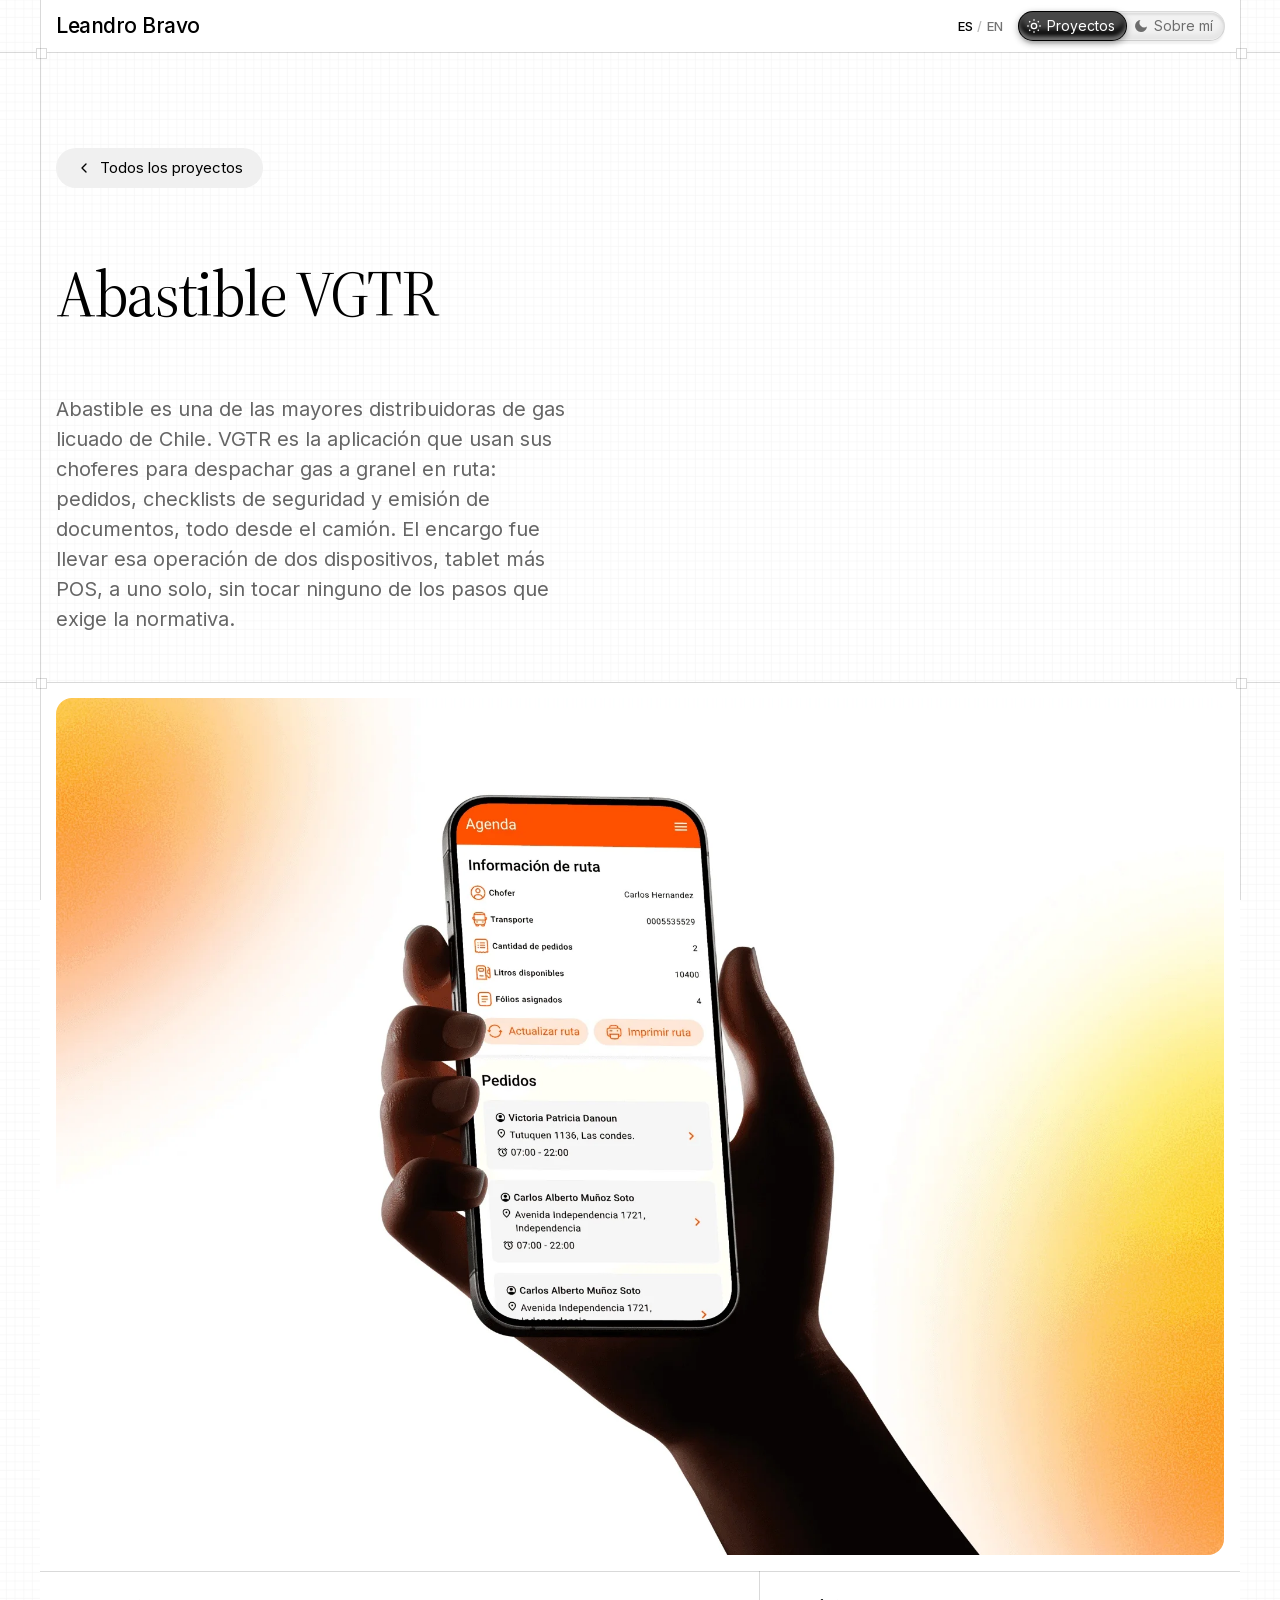
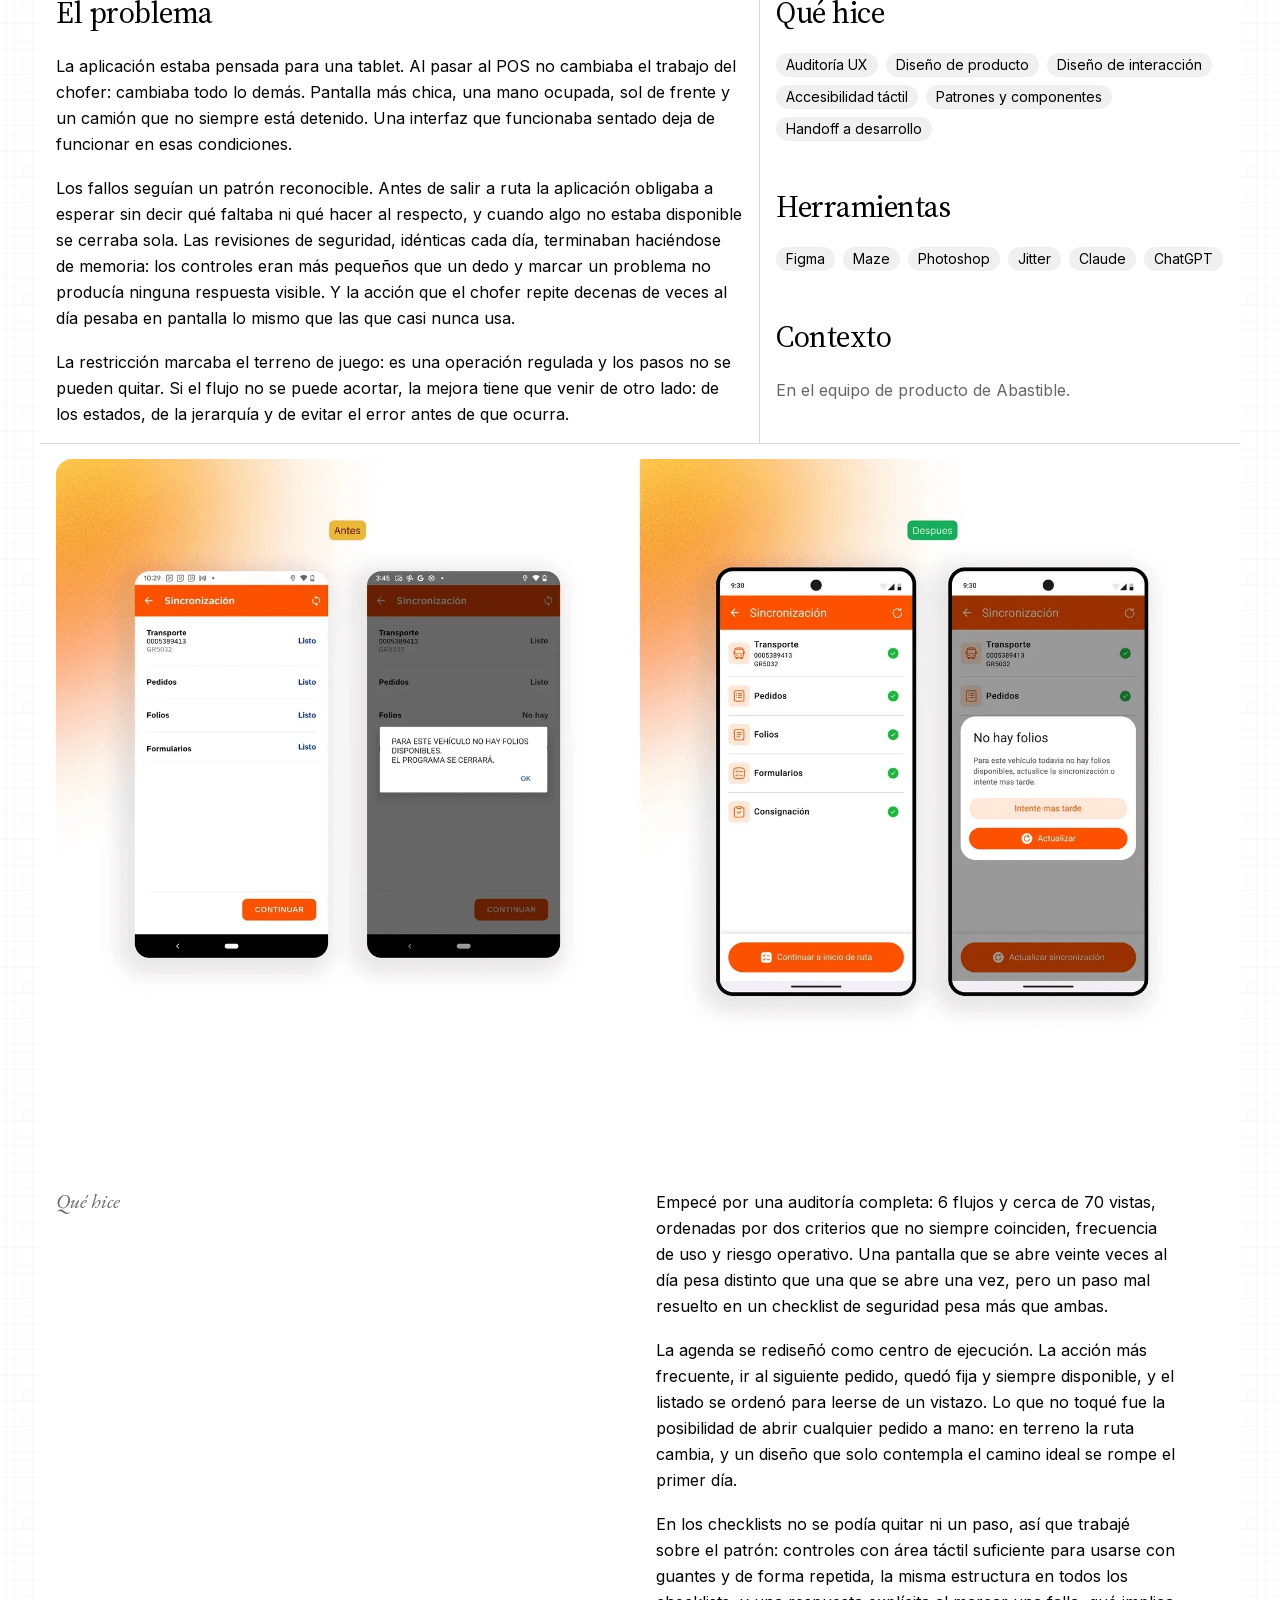
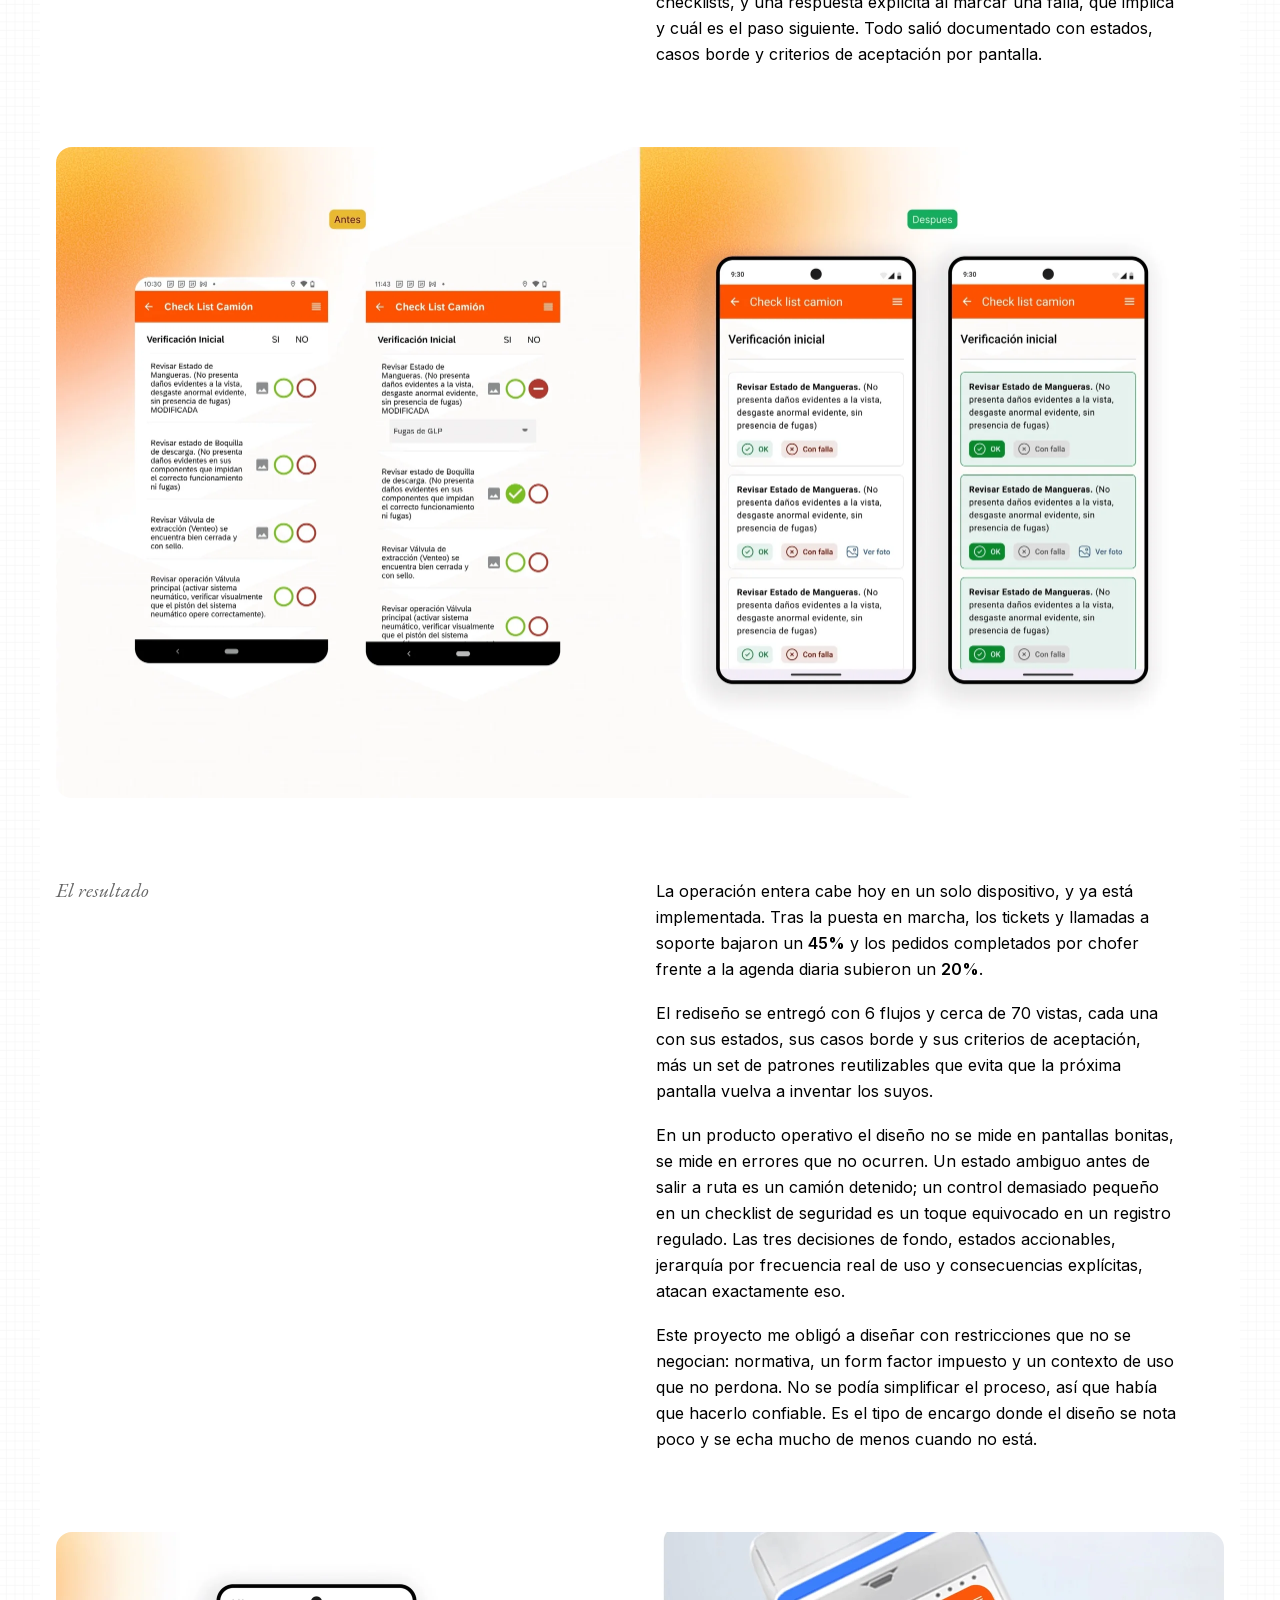
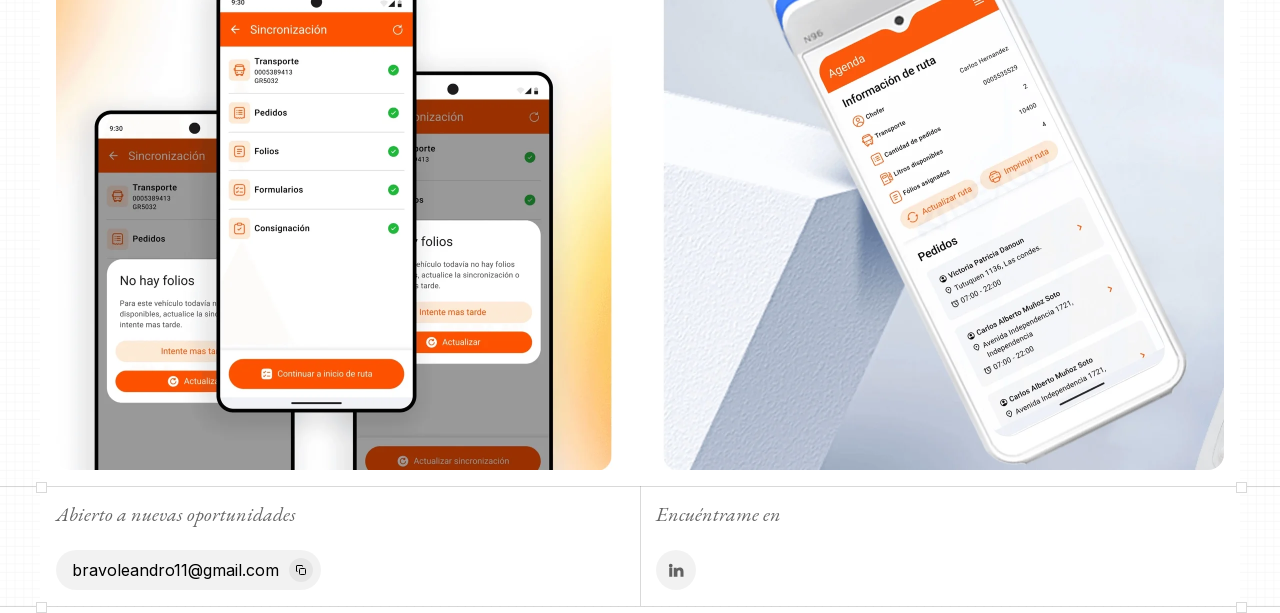
<file: abastible.html>
<!DOCTYPE html>
<html lang="es">
<head>
<meta charset="UTF-8">
<meta name="viewport" content="width=device-width, initial-scale=1.0">
<title>Abastible VGTR | Leandro Bravo</title>
<link rel="stylesheet" href="style.css">
<meta name="description" content="Rediseño de la app operativa de los choferes de Abastible: de tablet más POS a un solo dispositivo, sin tocar los pasos que exige la normativa. Tras implementarlo, -45% de tickets a soporte y +20% de pedidos completados.">
<link rel="icon" href="favicon.svg" type="image/svg+xml">
<link rel="apple-touch-icon" href="apple-touch-icon.png">
<link rel="canonical" href="https://leandrobravo.com/abastible.html">
<!-- Las dos versiones de esta página. Le dice a Google cuál mostrar según el
     idioma de quien busca; `x-default` es la que ve el resto del mundo. -->
<link rel="alternate" hreflang="es" href="https://leandrobravo.com/abastible.html">
<link rel="alternate" hreflang="en" href="https://leandrobravo.com/en/abastible.html">
<link rel="alternate" hreflang="x-default" href="https://leandrobravo.com/en/abastible.html">
<meta name="theme-color" content="#ffffff">
<!-- Las dos fuentes del primer pantallazo, pedidas ya: si no, el
     navegador no las descubre hasta haber leído style.css entero.
     `crossorigin` es obligatorio aunque sean del propio sitio: las
     fuentes siempre se piden en modo CORS y sin él se bajan dos veces. -->
<link rel="preload" href="fonts/source-serif-4-normal.woff2" as="font" type="font/woff2" crossorigin>
<link rel="preload" href="fonts/inter-normal.woff2" as="font" type="font/woff2" crossorigin>
<!-- Open Graph: la tarjeta que se ve al pegar el enlace en LinkedIn, WhatsApp
     o un correo. Las URLs tienen que ser absolutas y con el dominio real: es
     una exigencia del formato. Si algún día cambias de dominio, búscalo y
     reemplázalo en las 6 páginas, en sitemap.xml, en robots.txt y en CNAME. -->
<meta property="og:type" content="website">
<meta property="og:site_name" content="Leandro Bravo">
<meta property="og:locale" content="es">
<meta property="og:title" content="Abastible VGTR | Leandro Bravo">
<meta property="og:description" content="Rediseño de la app operativa de los choferes de Abastible: de tablet más POS a un solo dispositivo, sin tocar los pasos que exige la normativa. Tras implementarlo, -45% de tickets a soporte y +20% de pedidos completados.">
<meta property="og:url" content="https://leandrobravo.com/abastible.html">
<meta property="og:image" content="https://leandrobravo.com/img/og-card.png">
<meta property="og:image:width" content="1200">
<meta property="og:image:height" content="630">
<meta property="og:image:alt" content="Leandro Bravo, product designer">
<meta name="twitter:card" content="summary_large_image">
</head>
<body class="theme-light">
<!-- ==========================================================================
     Caso 2. Misma estructura que enovus.html: portada, y luego tres bloques
     (problema / qué hice / resultado), cada uno seguido de una imagen.
     ========================================================================== -->

<div class="guides" aria-hidden="true"></div>

<header class="site-header">
  <div class="container">
    <a href="index.html" class="logo">Leandro<span class="logo-last"> Bravo</span></a>
    <!-- IDIOMA: lleva a esta misma página en el otro idioma -->
    <a class="lang-switch" href="en/abastible.html" hreflang="en" lang="en" aria-label="Read this page in English"><span class="lang-on">ES</span><span class="lang-sep">/</span><span>EN</span></a>
    <nav class="nav-toggle">
      <a href="index.html" class="active">
        <svg viewBox="0 0 24 24" fill="none" stroke="currentColor" stroke-width="2"><circle cx="12" cy="12" r="4"/><path d="M12 2v2M12 20v2M4.9 4.9l1.4 1.4M17.7 17.7l1.4 1.4M2 12h2M20 12h2M4.9 19.1l1.4-1.4M17.7 6.3l1.4-1.4"/></svg>
        Proyectos
      </a>
      <a href="about.html">
        <svg viewBox="0 0 24 24" fill="currentColor"><path d="M21 12.79A9 9 0 1 1 11.21 3 7 7 0 0 0 21 12.79z"/></svg>
        Sobre mí
      </a>
    </nav>
  </div>
  <div class="rule rule--header" aria-hidden="true"></div>
</header>

<main>

  <!-- ===== PORTADA DEL CASO ===== -->
  <section class="hero hero--case">
    <div class="container hero-inner">
      <a class="cv-btn back-link" href="index.html">
        <svg viewBox="0 0 24 24" fill="none" stroke="currentColor" stroke-width="2" stroke-linecap="round" stroke-linejoin="round" aria-hidden="true"><path d="M15 18l-6-6 6-6"/></svg>
        Todos los proyectos
      </a>
      <h1 class="case-title">Abastible VGTR</h1>
      <p class="case-lead">Abastible es una de las mayores distribuidoras de gas licuado de Chile. VGTR es la aplicación que usan sus choferes para despachar gas a granel en ruta: pedidos, checklists de seguridad y emisión de documentos, todo desde el camión. El encargo fue llevar esa operación de dos dispositivos, tablet más POS, a uno solo, sin tocar ninguno de los pasos que exige la normativa.</p>
    </div>
  </section>

  <div class="rule" aria-hidden="true"></div>

  <div class="container bg-solid">

    <figure class="case-figure">
      <img src="img/abastible-portada.webp" alt="La agenda del chofer en el dispositivo POS" width="2000" height="1468">
    </figure>

    <!-- ===== RESUMEN + FICHAS =====
         REVISAR: las herramientas son una propuesta mía, corrígelas. -->
    <div class="rule rule--inset" aria-hidden="true"></div>
    <div class="case-summary">
      <div>
        <h2 class="case-h">El problema</h2>
        <p>La aplicación estaba pensada para una tablet. Al pasar al POS no cambiaba el trabajo del chofer: cambiaba todo lo demás. Pantalla más chica, una mano ocupada, sol de frente y un camión que no siempre está detenido. Una interfaz que funcionaba sentado deja de funcionar en esas condiciones.</p>
        <p>Los fallos seguían un patrón reconocible. Antes de salir a ruta la aplicación obligaba a esperar sin decir qué faltaba ni qué hacer al respecto, y cuando algo no estaba disponible se cerraba sola. Las revisiones de seguridad, idénticas cada día, terminaban haciéndose de memoria: los controles eran más pequeños que un dedo y marcar un problema no producía ninguna respuesta visible. Y la acción que el chofer repite decenas de veces al día pesaba en pantalla lo mismo que las que casi nunca usa.</p>
        <p>La restricción marcaba el terreno de juego: es una operación regulada y los pasos no se pueden quitar. Si el flujo no se puede acortar, la mejora tiene que venir de otro lado: de los estados, de la jerarquía y de evitar el error antes de que ocurra.</p>
      </div>
      <div class="case-aside">
        <h2 class="case-h">Qué hice</h2>
        <ul class="chips">
          <li class="chip">Auditoría UX</li>
          <li class="chip">Diseño de producto</li>
          <li class="chip">Diseño de interacción</li>
          <li class="chip">Accesibilidad táctil</li>
          <li class="chip">Patrones y componentes</li>
          <li class="chip">Handoff a desarrollo</li>
        </ul>

        <h2 class="case-h">Herramientas</h2>
        <ul class="chips">
          <li class="chip">Figma</li>
          <li class="chip">Maze</li>
          <li class="chip">Photoshop</li>
          <li class="chip">Jitter</li>
          <li class="chip">Claude</li>
          <li class="chip">ChatGPT</li>
        </ul>

        <h2 class="case-h">Contexto</h2>
        <p class="case-context">En el equipo de producto de Abastible.</p>
      </div>
    </div>
    <div class="rule rule--inset" aria-hidden="true"></div>

    <figure class="case-figure">
      <img src="img/abastible-sincronizacion.webp" alt="Sincronización, antes y después: de una lista plana a un checklist con estado por recurso" width="2036" height="1132" loading="lazy" decoding="async">
    </figure>

    <!-- ===== QUÉ HICE ===== -->
    <div class="case-block">
      <p class="eyebrow">Qué hice</p>
      <div>
        <p>Empecé por una auditoría completa: 6 flujos y cerca de 70 vistas, ordenadas por dos criterios que no siempre coinciden, frecuencia de uso y riesgo operativo. Una pantalla que se abre veinte veces al día pesa distinto que una que se abre una vez, pero un paso mal resuelto en un checklist de seguridad pesa más que ambas.</p>
        <p>La agenda se rediseñó como centro de ejecución. La acción más frecuente, ir al siguiente pedido, quedó fija y siempre disponible, y el listado se ordenó para leerse de un vistazo. Lo que no toqué fue la posibilidad de abrir cualquier pedido a mano: en terreno la ruta cambia, y un diseño que solo contempla el camino ideal se rompe el primer día.</p>
        <p>En los checklists no se podía quitar ni un paso, así que trabajé sobre el patrón: controles con área táctil suficiente para usarse con guantes y de forma repetida, la misma estructura en todos los checklists, y una respuesta explícita al marcar una falla, qué implica y cuál es el paso siguiente. Todo salió documentado con estados, casos borde y criterios de aceptación por pantalla.</p>
      </div>
    </div>

    <figure class="case-figure">
      <img src="img/abastible-checklists.webp" alt="Checklists, antes y después: controles táctiles accesibles y respuesta explícita ante una falla" width="2336" height="1303" loading="lazy" decoding="async">
    </figure>

    <!-- ===== EL RESULTADO =====
         Cifras medidas después de la implementación (confirmadas por Leandro
         el 2026-10-18). Son las mismas del CV: si cambian, cambiar ambos. -->
    <div class="case-block">
      <p class="eyebrow">El resultado</p>
      <div>
        <p>La operación entera cabe hoy en un solo dispositivo, y ya está implementada. Tras la puesta en marcha, los tickets y llamadas a soporte bajaron un <strong>45%</strong> y los pedidos completados por chofer frente a la agenda diaria subieron un <strong>20%</strong>.</p>
        <p>El rediseño se entregó con 6 flujos y cerca de 70 vistas, cada una con sus estados, sus casos borde y sus criterios de aceptación, más un set de patrones reutilizables que evita que la próxima pantalla vuelva a inventar los suyos.</p>
        <p>En un producto operativo el diseño no se mide en pantallas bonitas, se mide en errores que no ocurren. Un estado ambiguo antes de salir a ruta es un camión detenido; un control demasiado pequeño en un checklist de seguridad es un toque equivocado en un registro regulado. Las tres decisiones de fondo, estados accionables, jerarquía por frecuencia real de uso y consecuencias explícitas, atacan exactamente eso.</p>
        <p>Este proyecto me obligó a diseñar con restricciones que no se negocian: normativa, un form factor impuesto y un contexto de uso que no perdona. No se podía simplificar el proceso, así que había que hacerlo confiable. Es el tipo de encargo donde el diseño se nota poco y se echa mucho de menos cuando no está.</p>
      </div>
    </div>

    <figure class="case-figure">
      <img src="img/abastible-cierre.webp" alt="El sistema completo funcionando en el dispositivo POS" width="2336" height="1075" loading="lazy" decoding="async">
    </figure>

  </div>

  <div class="rule" aria-hidden="true"></div>

  <div class="container">
    <footer class="site-footer bg-solid-block">
      <div class="footer-col">
        <p class="eyebrow">Abierto a nuevas oportunidades</p>
        <button class="email-pill" id="copyEmailBtn" data-email="bravoleandro11@gmail.com">
          <span class="email-label">bravoleandro11@gmail.com</span>
          <span class="copy-icon"><svg viewBox="0 0 24 24" fill="none" stroke="currentColor" stroke-width="2"><rect x="9" y="9" width="12" height="12" rx="2"/><path d="M5 15H4a1 1 0 0 1-1-1V4a1 1 0 0 1 1-1h10a1 1 0 0 1 1 1v1"/></svg></span>
        </button>
      </div>
      <div class="footer-col">
        <p class="eyebrow">Encuéntrame en</p>
        <div class="social-row">
          <a class="icon-circle" href="https://www.linkedin.com/in/leandro-bravo/" target="_blank" rel="noopener" aria-label="LinkedIn"><svg viewBox="0 0 24 24" fill="currentColor"><path d="M4.98 3.5a2.5 2.5 0 1 1 0 5 2.5 2.5 0 0 1 0-5zM3 9h4v12H3zM9 9h3.8v1.7h.05c.53-1 1.83-2.05 3.77-2.05C20.9 8.65 22 11 22 14.4V21h-4v-5.7c0-1.36-.02-3.1-1.9-3.1-1.9 0-2.2 1.48-2.2 3v5.8H9z"/></svg></a>
        </div>
      </div>
    </footer>
  </div>

  <div class="rule" aria-hidden="true"></div>

</main>

<script src="script.js"></script>
</body>
</html>
</file>
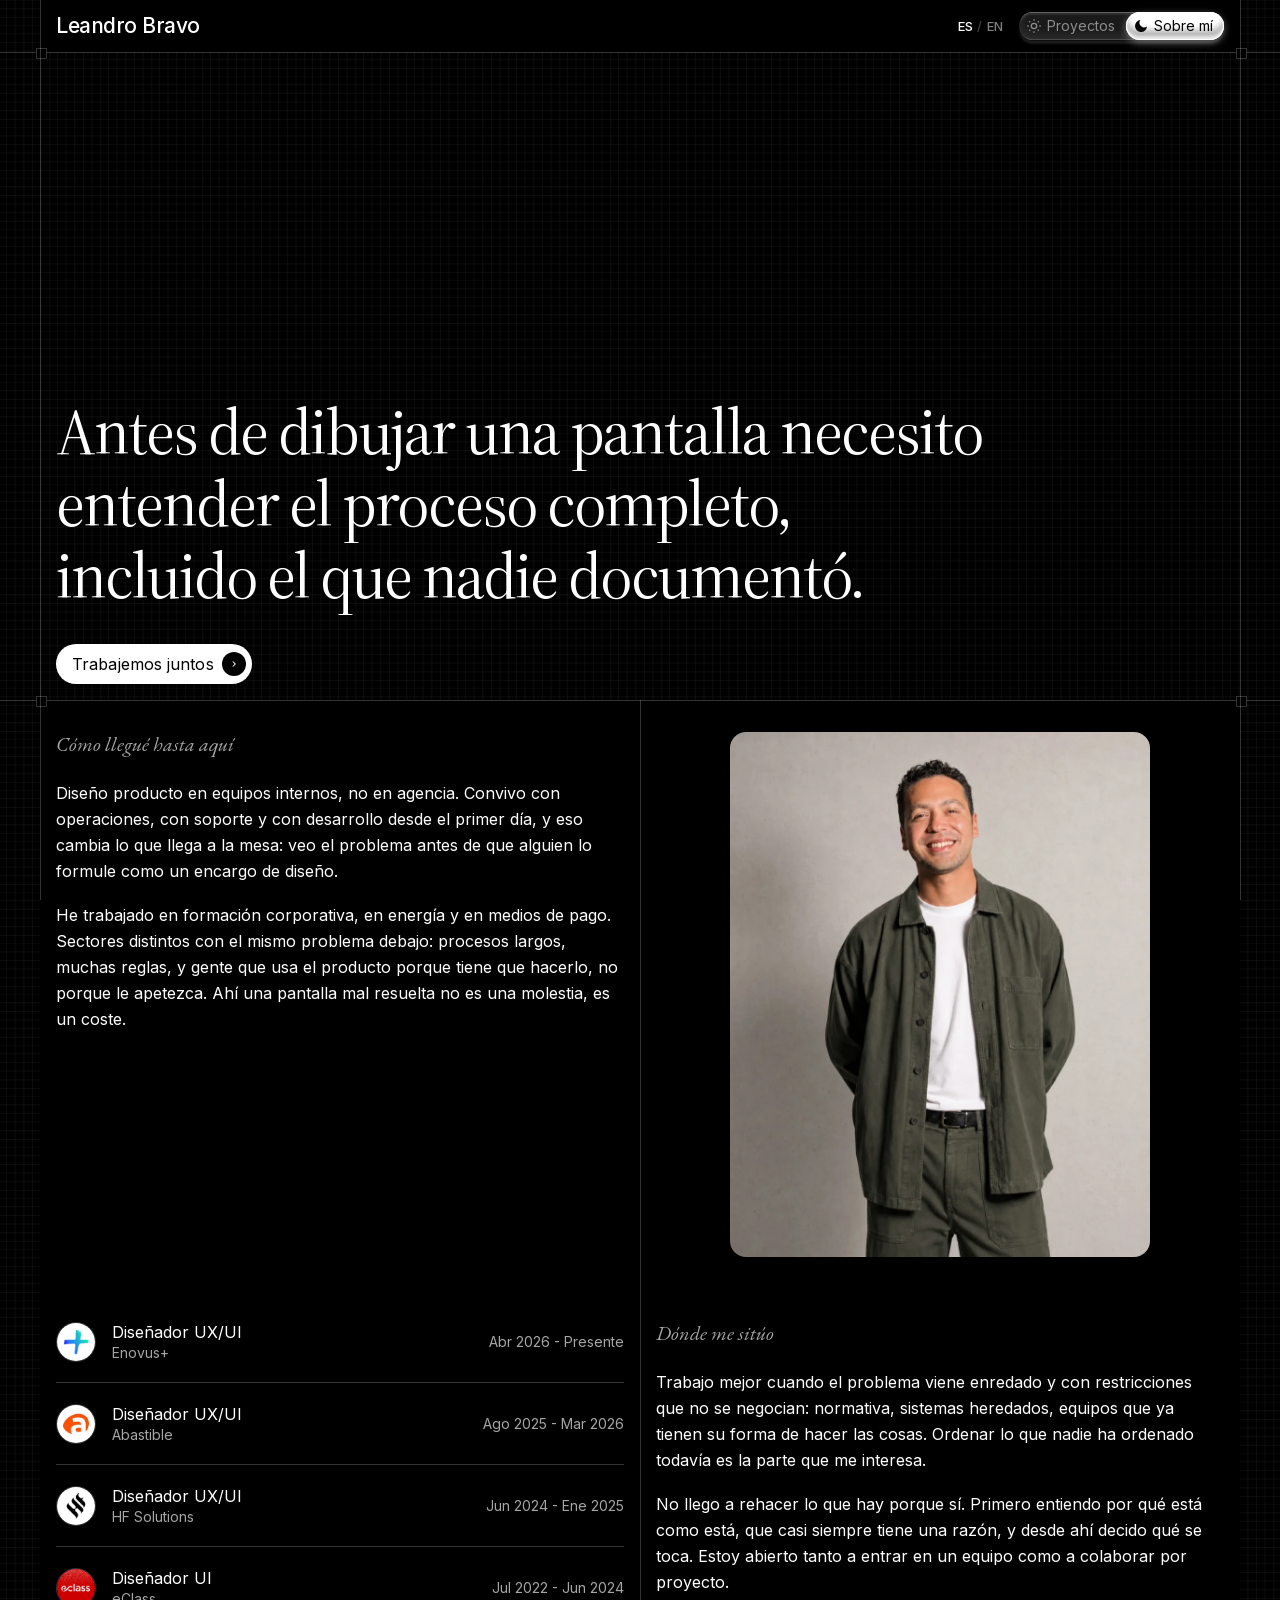
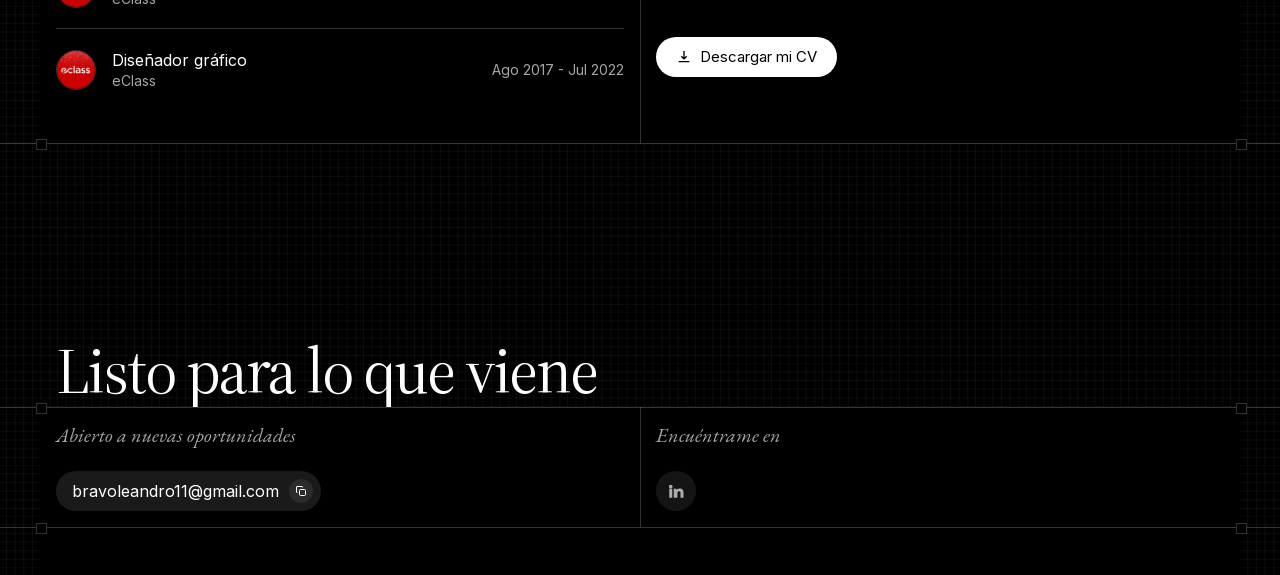
<file: about.html>
<!DOCTYPE html>
<html lang="es">
<head>
<meta charset="UTF-8">
<meta name="viewport" content="width=device-width, initial-scale=1.0">
<title>Sobre Leandro Bravo | Product designer</title>
<link rel="stylesheet" href="style.css">
<meta name="description" content="Diseño producto en equipos internos, no en agencia. Antes de dibujar una pantalla necesito entender el proceso completo, incluido el que nadie documentó.">
<link rel="icon" href="favicon.svg" type="image/svg+xml">
<link rel="apple-touch-icon" href="apple-touch-icon.png">
<link rel="canonical" href="https://leandrobravo.com/about.html">
<!-- Las dos versiones de esta página. Le dice a Google cuál mostrar según el
     idioma de quien busca; `x-default` es la que ve el resto del mundo. -->
<link rel="alternate" hreflang="es" href="https://leandrobravo.com/about.html">
<link rel="alternate" hreflang="en" href="https://leandrobravo.com/en/about.html">
<link rel="alternate" hreflang="x-default" href="https://leandrobravo.com/en/about.html">
<meta name="theme-color" content="#000000">
<!-- Las dos fuentes del primer pantallazo, pedidas ya: si no, el
     navegador no las descubre hasta haber leído style.css entero.
     `crossorigin` es obligatorio aunque sean del propio sitio: las
     fuentes siempre se piden en modo CORS y sin él se bajan dos veces. -->
<link rel="preload" href="fonts/source-serif-4-normal.woff2" as="font" type="font/woff2" crossorigin>
<link rel="preload" href="fonts/inter-normal.woff2" as="font" type="font/woff2" crossorigin>
<!-- Open Graph: la tarjeta que se ve al pegar el enlace en LinkedIn, WhatsApp
     o un correo. Las URLs tienen que ser absolutas y con el dominio real: es
     una exigencia del formato. Si algún día cambias de dominio, búscalo y
     reemplázalo en las 6 páginas, en sitemap.xml, en robots.txt y en CNAME. -->
<meta property="og:type" content="website">
<meta property="og:site_name" content="Leandro Bravo">
<meta property="og:locale" content="es">
<meta property="og:title" content="Sobre Leandro Bravo | Product designer">
<meta property="og:description" content="Diseño producto en equipos internos, no en agencia. Antes de dibujar una pantalla necesito entender el proceso completo, incluido el que nadie documentó.">
<meta property="og:url" content="https://leandrobravo.com/about.html">
<meta property="og:image" content="https://leandrobravo.com/img/og-card.png">
<meta property="og:image:width" content="1200">
<meta property="og:image:height" content="630">
<meta property="og:image:alt" content="Leandro Bravo, product designer">
<meta name="twitter:card" content="summary_large_image">
<!-- Datos estructurados: le dice a Google y a los buscadores con IA quién
     eres, en un formato que entienden sin adivinar. No lleva el correo a
     propósito: ya está visible en el pie para quien lo necesite, y aquí sólo
     serviría para que lo recogieran los robots de spam más cómodamente. -->
<script type="application/ld+json">
{
  "@context": "https://schema.org",
  "@type": "Person",
  "@id": "https://leandrobravo.com/#leandro",
  "name": "Leandro Bravo",
  "givenName": "Leandro",
  "familyName": "Bravo",
  "url": "https://leandrobravo.com/",
  "image": "https://leandrobravo.com/img/leandro.webp",
  "jobTitle": "Product designer",
  "description": "Product designer. Diseño para operaciones complejas: menos pasos, menos errores, más gente usándolo. Casos en formación corporativa, energía y medios de pago.",
  "worksFor": {
    "@type": "Organization",
    "name": "Enovus+"
  },
  "knowsAbout": [
    "Diseño de producto",
    "Sistemas de diseño",
    "Arquitectura de información",
    "Diseño de interfaz",
    "Accesibilidad"
  ],
  "sameAs": [
    "https://www.linkedin.com/in/leandro-bravo/"
  ]
}
</script>
</head>
<body class="theme-dark">
<!-- ==========================================================================
     Guía de edición completa en EDITAR.md (misma carpeta).
     Los textos son texto plano: búscalos y reemplázalos.
     Las imágenes son la URL dentro de cada <img src="...">.
     Esta es la página oscura; los colores salen de `body.theme-dark`
     en style.css.
     ========================================================================== -->

<div class="guides" aria-hidden="true"></div>

<header class="site-header">
  <div class="container">
    <!-- NOMBRE / LOGO -->
    <a href="index.html" class="logo">Leandro<span class="logo-last"> Bravo</span></a>
    <!-- IDIOMA: lleva a esta misma página en el otro idioma -->
    <a class="lang-switch" href="en/about.html" hreflang="en" lang="en" aria-label="Read this page in English"><span class="lang-on">ES</span><span class="lang-sep">/</span><span>EN</span></a>
    <nav class="nav-toggle">
      <a href="index.html">
        <svg viewBox="0 0 24 24" fill="none" stroke="currentColor" stroke-width="2"><circle cx="12" cy="12" r="4"/><path d="M12 2v2M12 20v2M4.9 4.9l1.4 1.4M17.7 17.7l1.4 1.4M2 12h2M20 12h2M4.9 19.1l1.4-1.4M17.7 6.3l1.4-1.4"/></svg>
        Proyectos
      </a>
      <a href="about.html" class="active">
        <svg viewBox="0 0 24 24" fill="currentColor"><path d="M21 12.79A9 9 0 1 1 11.21 3 7 7 0 0 0 21 12.79z"/></svg>
        Sobre mí
      </a>
    </nav>
  </div>
  <!-- El filete inferior del header, con sus marcadores, va aquí dentro para
       que quede por encima de la caja blanca -->
  <div class="rule rule--header" aria-hidden="true"></div>
</header>

<main>

  <section class="hero">
    <div class="container hero-inner">
      <!-- TITULAR PRINCIPAL — calibrado para cortar en 3 líneas.
           Si cambias el largo, ajusta `.hero h1 { max-width }` en style.css -->
      <h1 class="story" data-reveal>Antes de dibujar una pantalla necesito entender el proceso completo, incluido el que nadie documentó.</h1>
      <a class="btn-pill" href="mailto:bravoleandro11@gmail.com">
        Trabajemos juntos
        <span class="arrow"><svg viewBox="0 0 24 24" fill="none" stroke="currentColor" stroke-width="2.5"><path d="M9 6l6 6-6 6"/></svg></span>
      </a>
    </div>
  </section>

  <div class="rule" aria-hidden="true"></div>

  <!-- Bloque de biografía e historial: fondo negro propio, la rejilla no se ve
       aquí dentro. El hero, el cierre y el footer sí la dejan ver. -->
  <div class="container bg-solid">

    <!-- ===== BIOGRAFÍA + RETRATO =====
         Columna izquierda: el rótulo en cursiva (.eyebrow) y los párrafos.
         Columna derecha: una sola foto (ver `.portrait` en style.css).

         OJO: estos dos párrafos son un esqueleto. Sólo dicen lo que se puede
         sostener con tu trayectoria; falta tu historia personal (de dónde
         vienes, cómo llegaste al diseño, qué haces fuera del trabajo).
         Cuéntamelo suelto y lo reescribo.

         LA FOTO: deja tu retrato en img/leandro.webp. Se recorta en vertical
         4:5, así que elige una donde quepas bien de medio cuerpo. -->
    <div class="split">
      <div>
        <p class="eyebrow">Cómo llegué hasta aquí</p>
        <p>Diseño producto en equipos internos, no en agencia. Convivo con operaciones, con soporte y con desarrollo desde el primer día, y eso cambia lo que llega a la mesa: veo el problema antes de que alguien lo formule como un encargo de diseño.</p>
        <p>He trabajado en formación corporativa, en energía y en medios de pago. Sectores distintos con el mismo problema debajo: procesos largos, muchas reglas, y gente que usa el producto porque tiene que hacerlo, no porque le apetezca. Ahí una pantalla mal resuelta no es una molestia, es un coste.</p>
      </div>
      <div class="portrait">
        <img src="img/leandro.webp" alt="Leandro Bravo" width="900" height="1124">
      </div>
    </div>

    <div class="split split--tight">
      <div>
        <!-- ===== HISTORIAL LABORAL =====
             Cada .timeline-row es un puesto: avatar (40x40), cargo,
             empresa y fechas. Para quitar uno, borra su bloque entero.
             Estas mismas cuatro filas están repetidas en index.html: si tocas
             una empresa, una fecha o un logo, cámbialo en los dos sitios. -->
        <div class="timeline">
          <div class="timeline-row">
            <img class="avatar" src="img/enovus.webp" alt="" width="400" height="400" loading="lazy" decoding="async">
            <div><div class="role">Diseñador UX/UI</div><div class="company">Enovus+</div></div>
            <div class="date">Abr 2026 - Presente</div>
          </div>
          <div class="timeline-row">
            <img class="avatar" src="img/abastible.webp" alt="" width="400" height="400" loading="lazy" decoding="async">
            <div><div class="role">Diseñador UX/UI</div><div class="company">Abastible</div></div>
            <div class="date">Ago 2025 - Mar 2026</div>
          </div>
          <div class="timeline-row">
            <img class="avatar" src="img/hf-solutions.webp" alt="" width="400" height="400" loading="lazy" decoding="async">
            <div><div class="role">Diseñador UX/UI</div><div class="company">HF Solutions</div></div>
            <div class="date">Jun 2024 - Ene 2025</div>
          </div>
          <div class="timeline-row">
            <img class="avatar" src="img/eclass.webp" alt="" width="200" height="200" loading="lazy" decoding="async">
            <div><div class="role">Diseñador UI</div><div class="company">eClass</div></div>
            <div class="date">Jul 2022 - Jun 2024</div>
          </div>
          <div class="timeline-row">
            <img class="avatar" src="img/eclass.webp" alt="" width="200" height="200" loading="lazy" decoding="async">
            <div><div class="role">Diseñador gráfico</div><div class="company">eClass</div></div>
            <div class="date">Ago 2017 - Jul 2022</div>
          </div>
        </div>
      </div>
      <!-- ===== POSICIONAMIENTO + CV =====
           Este texto es a propósito distinto del "En contexto" de la portada:
           allí va la versión corta, aquí la larga. Si cambias uno, revisa que
           no acaben diciendo lo mismo. -->
      <div>
        <p class="eyebrow">Dónde me sitúo</p>
        <p>Trabajo mejor cuando el problema viene enredado y con restricciones que no se negocian: normativa, sistemas heredados, equipos que ya tienen su forma de hacer las cosas. Ordenar lo que nadie ha ordenado todavía es la parte que me interesa.</p>
        <p>No llego a rehacer lo que hay porque sí. Primero entiendo por qué está como está, que casi siempre tiene una razón, y desde ahí decido qué se toca. Estoy abierto tanto a entrar en un equipo como a colaborar por proyecto.</p>
        <!-- El archivo en el servidor se llama cv-leandro-bravo.pdf (sin
             espacios ni acentos, que en una URL dan problemas), pero `download`
             le pone el nombre bonito al guardarlo: eso es lo que ve quien se lo
             descarga. Si cambias uno, cambia el otro en las dos páginas. -->
        <a class="cv-btn" href="cv-leandro-bravo.pdf" download="CV Leandro Bravo Product Designer.pdf">
          <svg viewBox="0 0 24 24" fill="none" stroke="currentColor" stroke-width="2"><path d="M12 3v12m0 0l-4-4m4 4l4-4M4 19h16"/></svg>
          Descargar mi CV
        </a>
      </div>
    </div>
  </div>

  <!-- Cierre del bloque de contexto (biografía + historial) -->
  <div class="rule" aria-hidden="true"></div>

  <!-- ===== CIERRE =====
       En el referente esta banda lleva un collage de tres recortes a la
       derecha. Como vamos con una sola foto, aquí queda sólo el titular y la
       banda es más baja (.final-inner--solo).
       Si algún día quieres una segunda imagen en el sitio, este es el hueco:
       quita la clase --solo y mete la foto en la columna derecha. -->
  <section class="final container">
    <div class="final-inner final-inner--solo">
      <h2 class="section-title section-title--xs" data-reveal>Listo para lo que viene</h2>
    </div>
  </section>

  <!-- Arranque del footer -->
  <div class="rule" aria-hidden="true"></div>

  <div class="container">
    <!-- ===== FOOTER =====
         El correo va en dos sitios: el texto visible y el data-email
         (lo que se copia al pulsar). Cambia los dos.
         Los enlaces de redes están en href="#": ponles tus URLs. -->
    <footer class="site-footer bg-solid-block">
      <div class="footer-col">
        <p class="eyebrow">Abierto a nuevas oportunidades</p>
        <button class="email-pill" id="copyEmailBtn" data-email="bravoleandro11@gmail.com">
          <span class="email-label">bravoleandro11@gmail.com</span>
          <span class="copy-icon"><svg viewBox="0 0 24 24" fill="none" stroke="currentColor" stroke-width="2"><rect x="9" y="9" width="12" height="12" rx="2"/><path d="M5 15H4a1 1 0 0 1-1-1V4a1 1 0 0 1 1-1h10a1 1 0 0 1 1 1v1"/></svg></span>
        </button>
      </div>
      <div class="footer-col">
        <p class="eyebrow">Encuéntrame en</p>
        <div class="social-row">
          <a class="icon-circle" href="https://www.linkedin.com/in/leandro-bravo/" target="_blank" rel="noopener" aria-label="LinkedIn"><svg viewBox="0 0 24 24" fill="currentColor"><path d="M4.98 3.5a2.5 2.5 0 1 1 0 5 2.5 2.5 0 0 1 0-5zM3 9h4v12H3zM9 9h3.8v1.7h.05c.53-1 1.83-2.05 3.77-2.05C20.9 8.65 22 11 22 14.4V21h-4v-5.7c0-1.36-.02-3.1-1.9-3.1-1.9 0-2.2 1.48-2.2 3v5.8H9z"/></svg></a>
        </div>
      </div>
    </footer>
  </div>

  <!-- Filete interno del footer (a sangre, con marcadores) -->
  <div class="rule" aria-hidden="true"></div>

  <div class="container">
    <div class="footer-tail bg-solid-block"></div>
  </div>

</main>

<script src="script.js"></script>
</body>
</html>
</file>
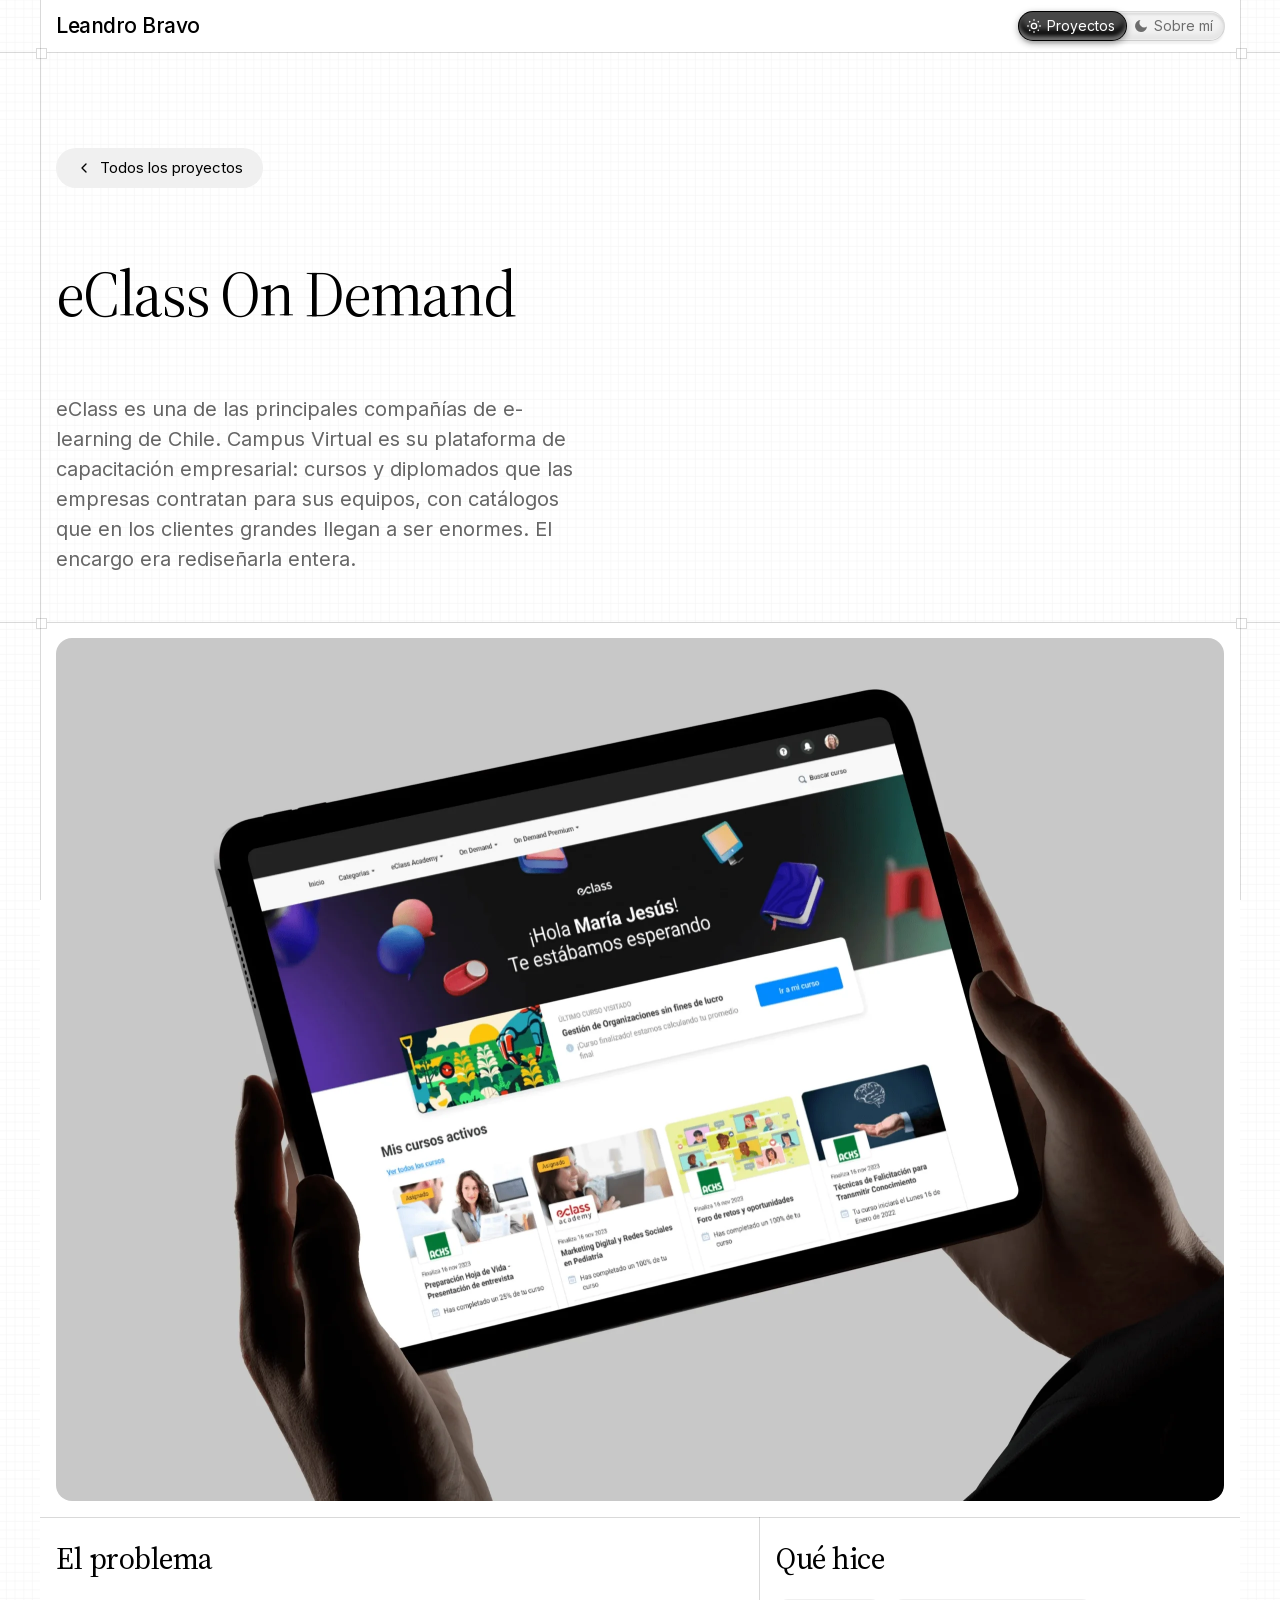
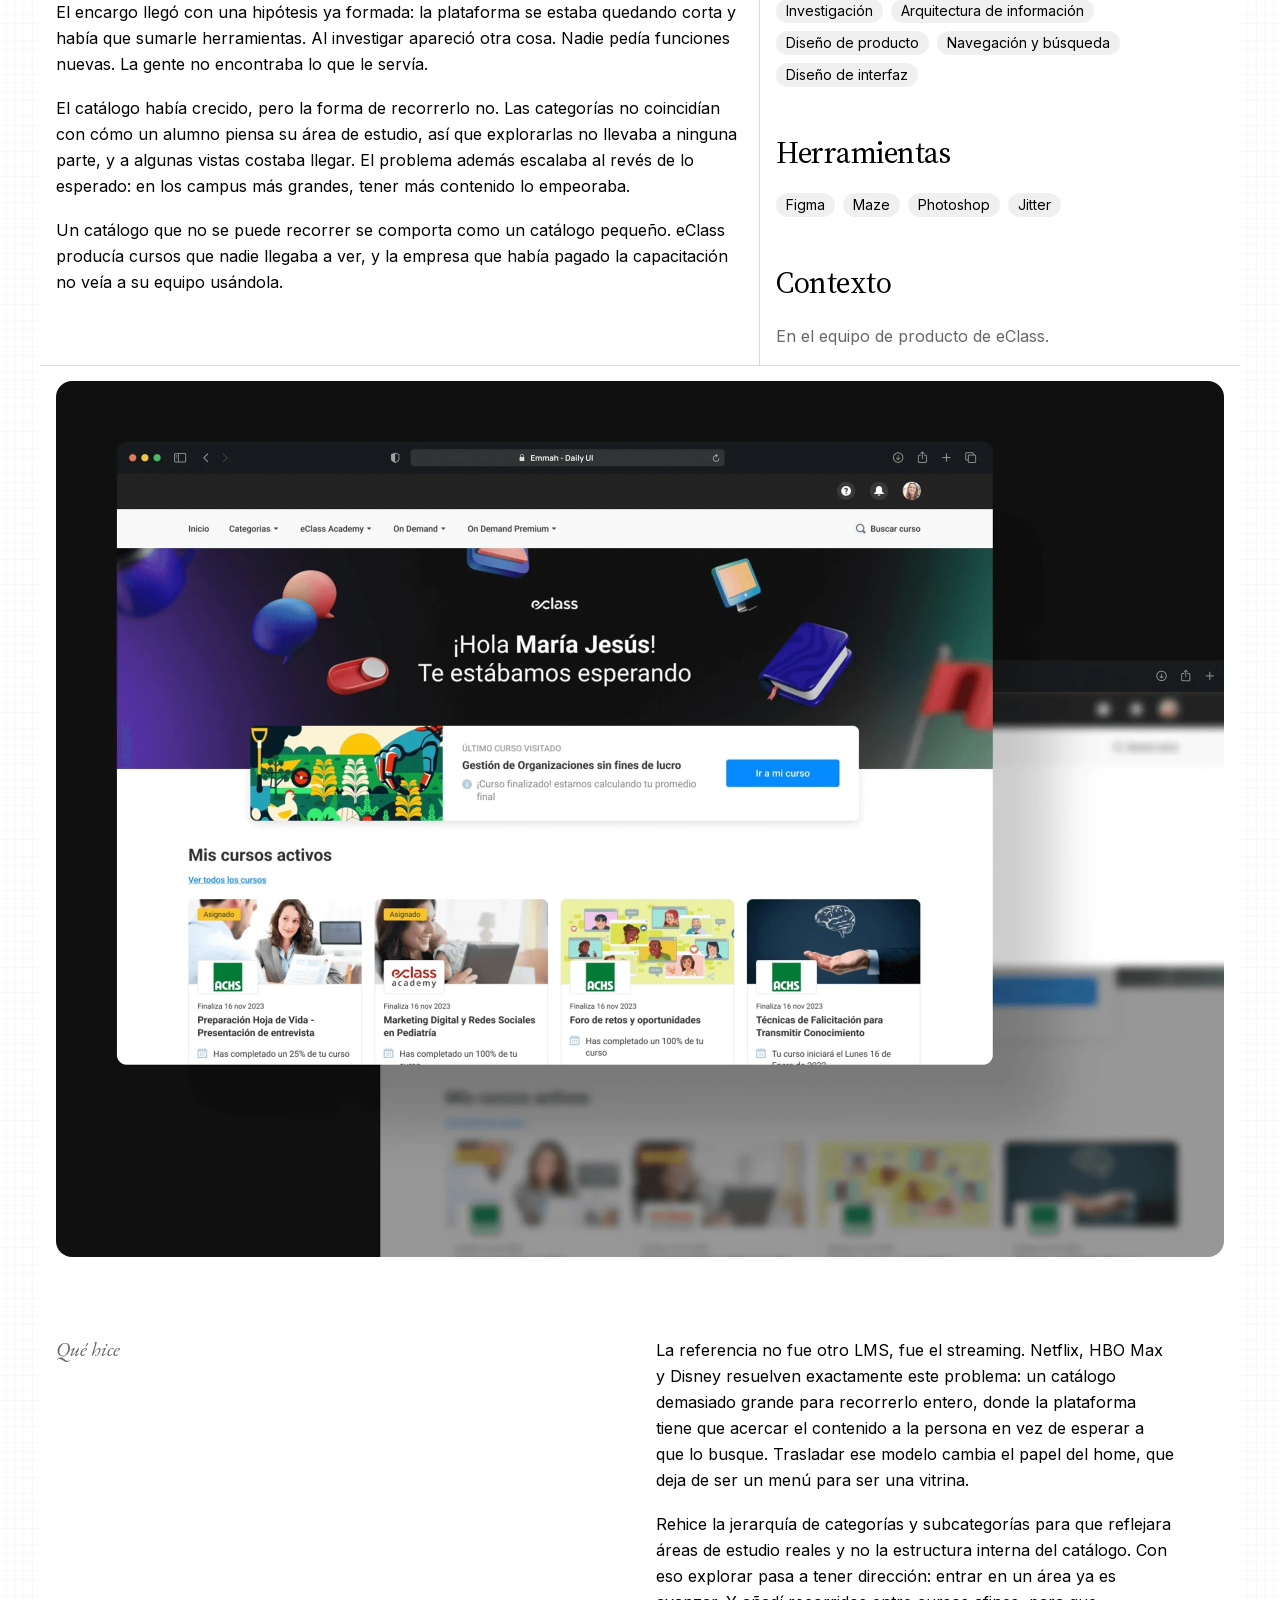
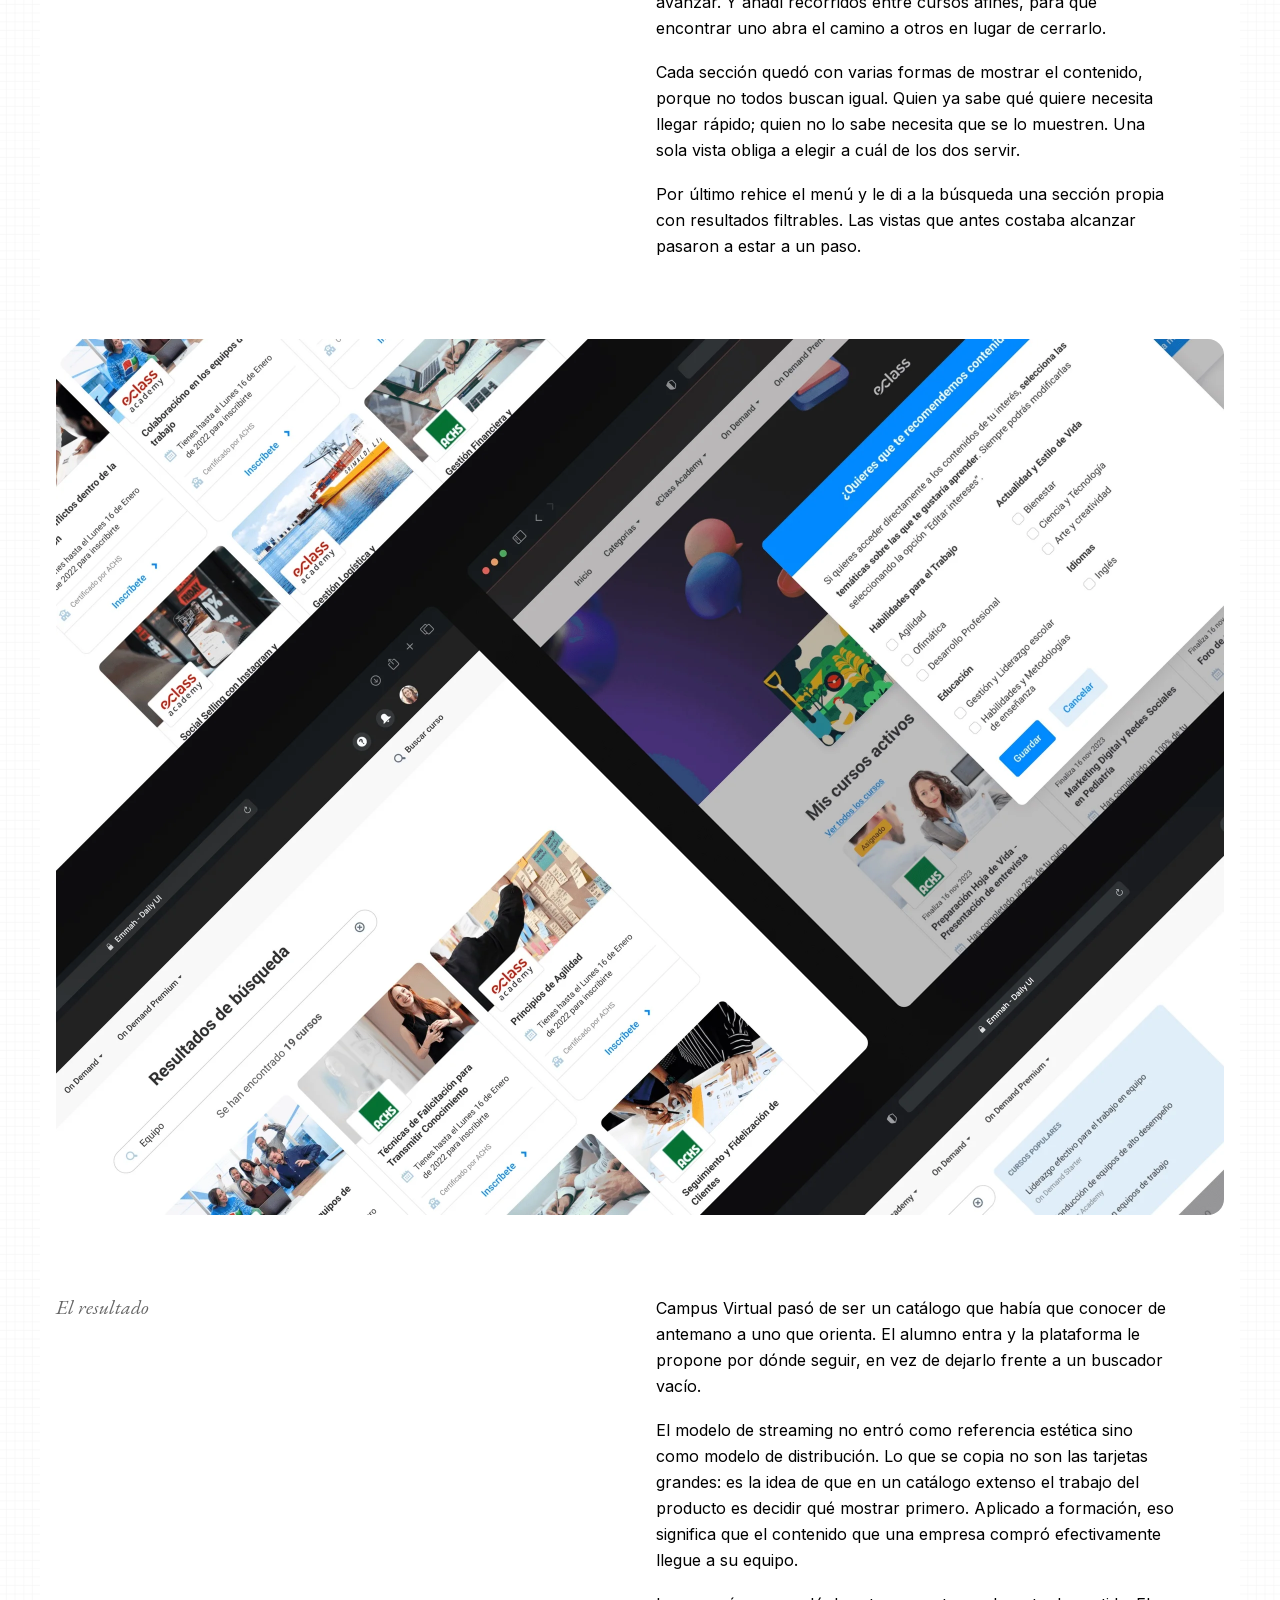
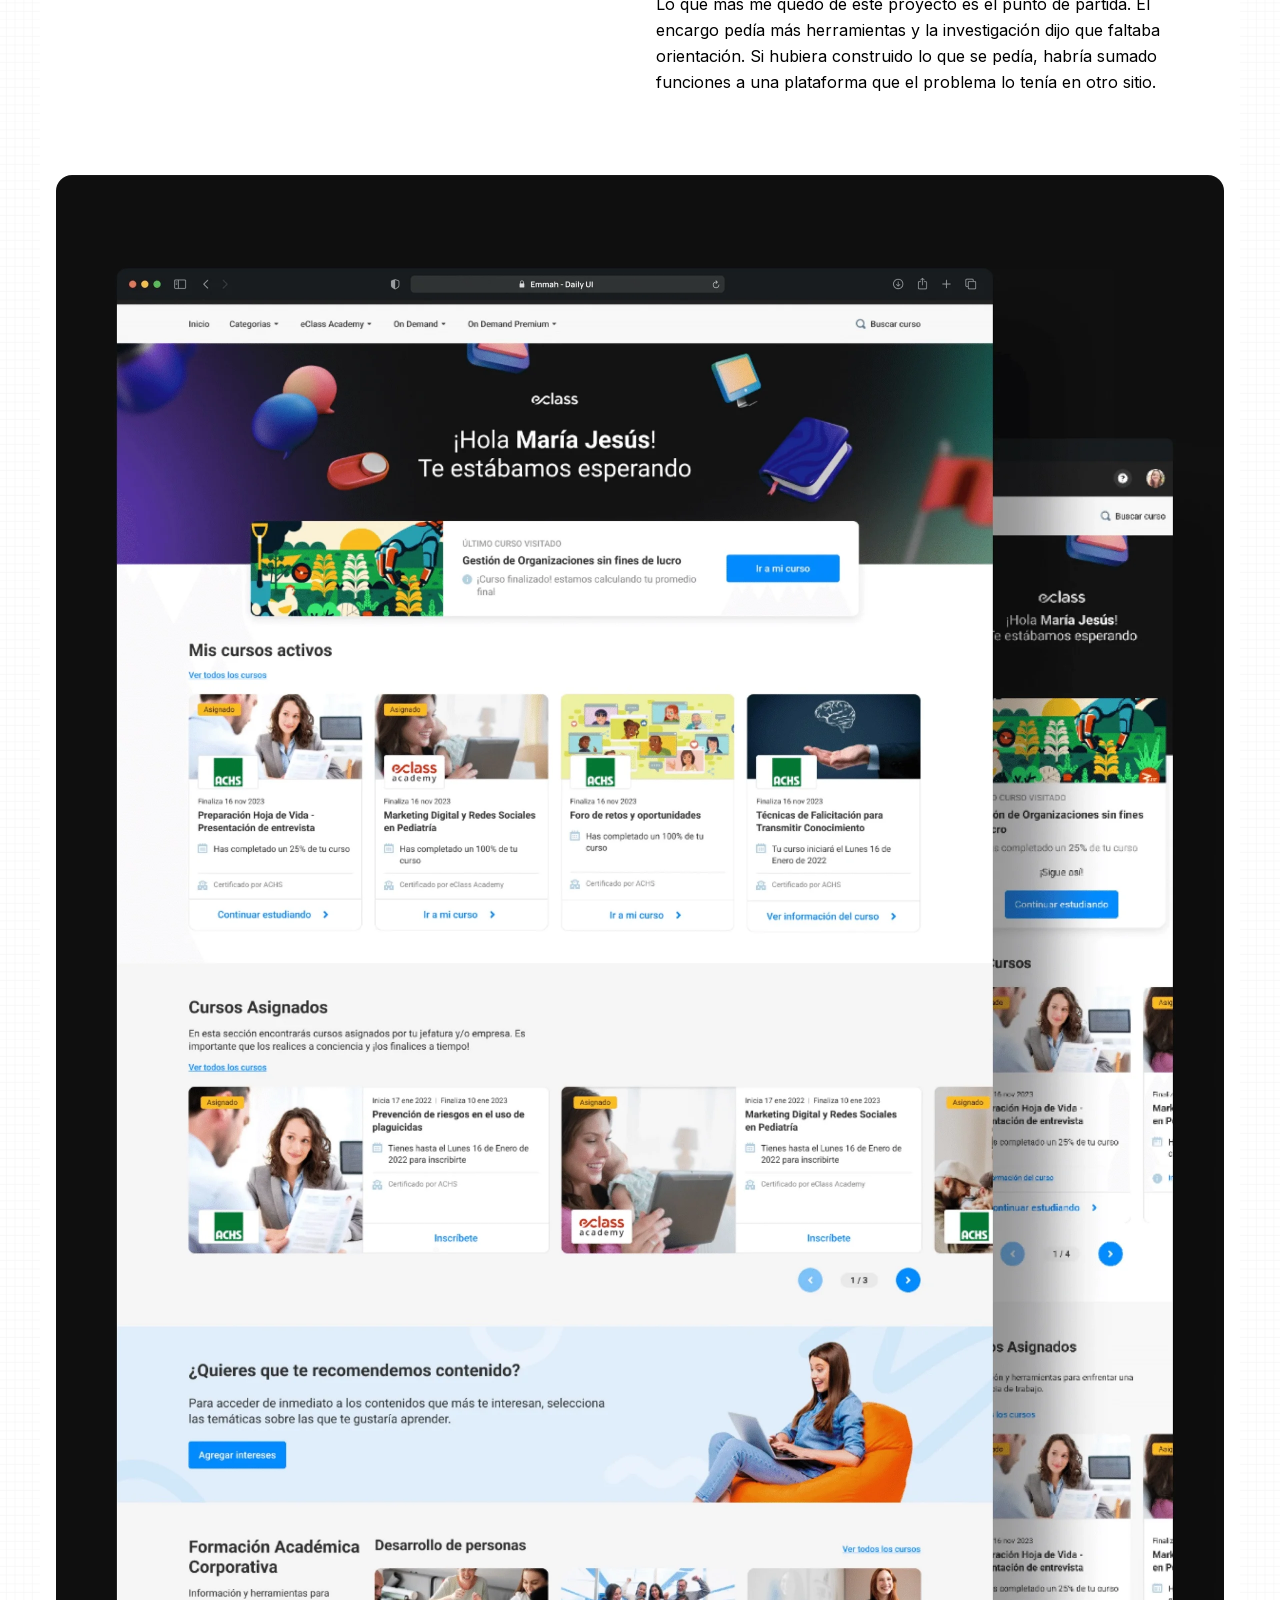
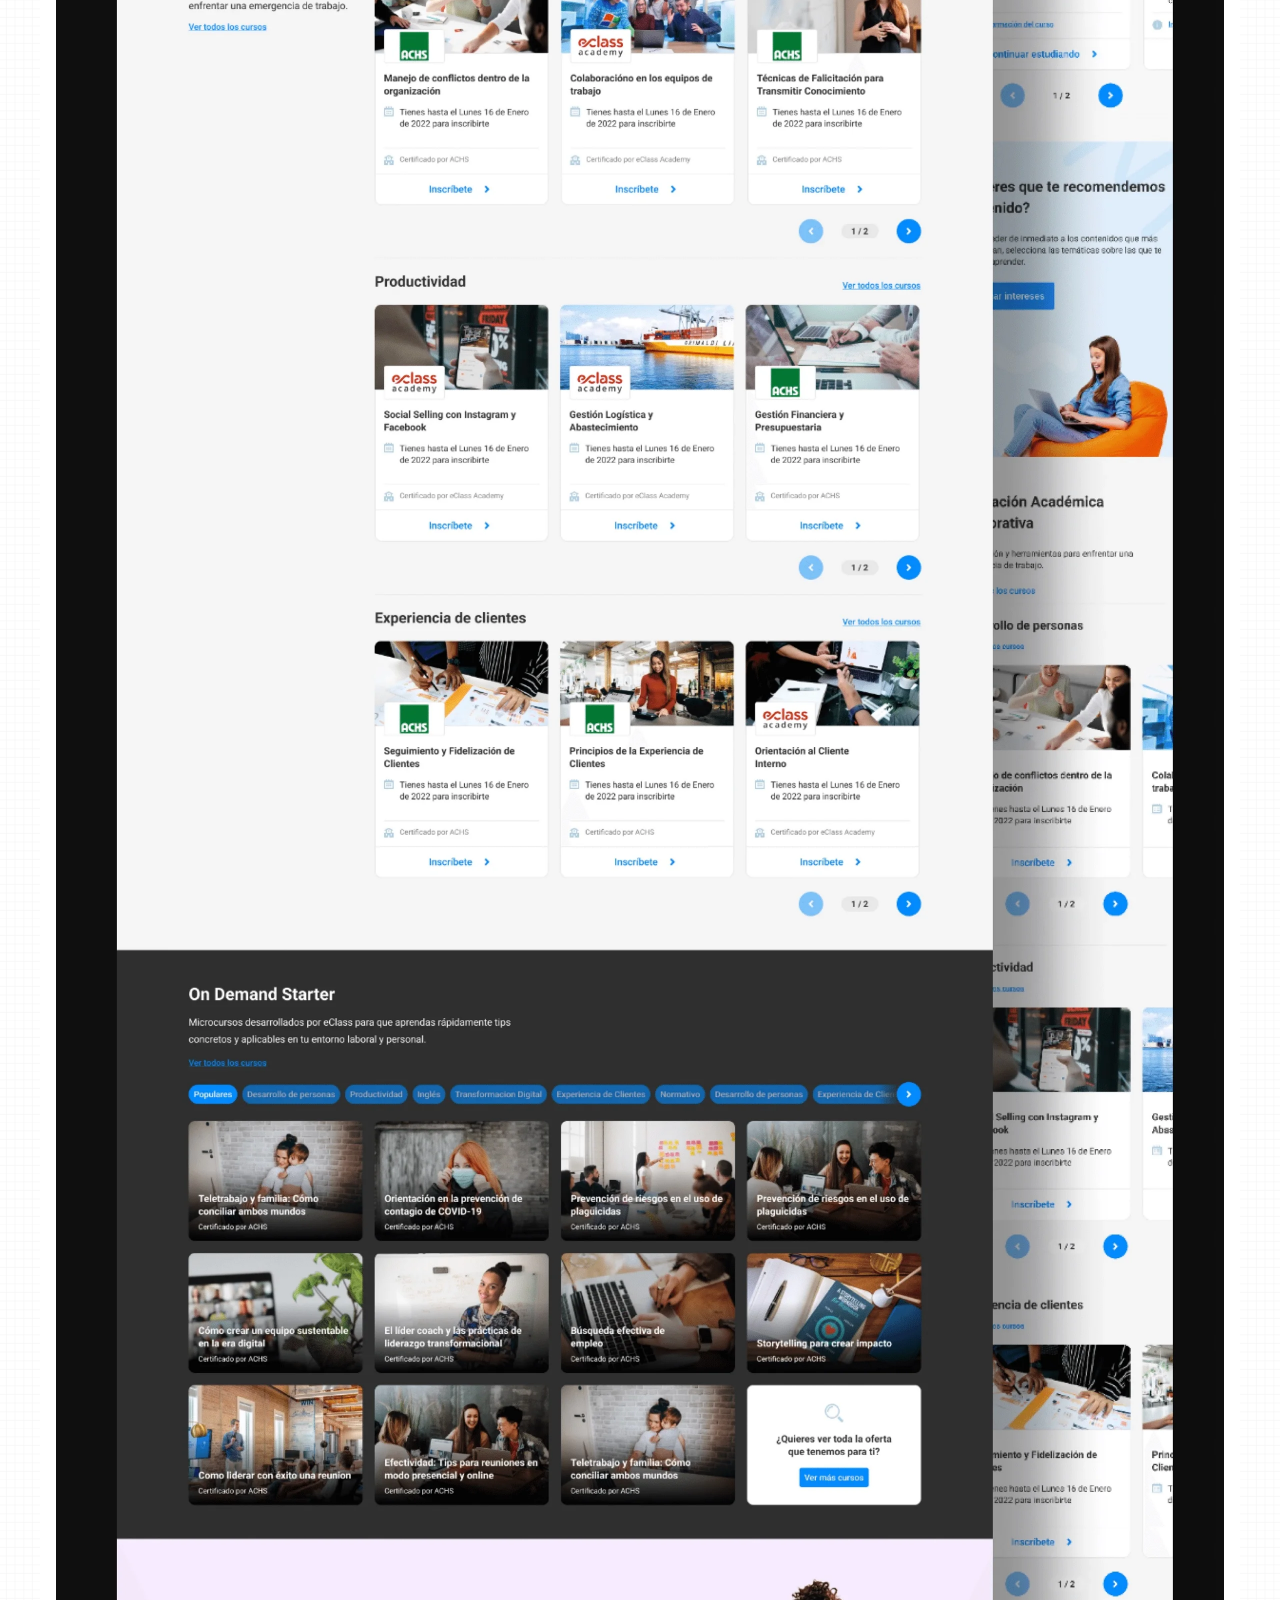
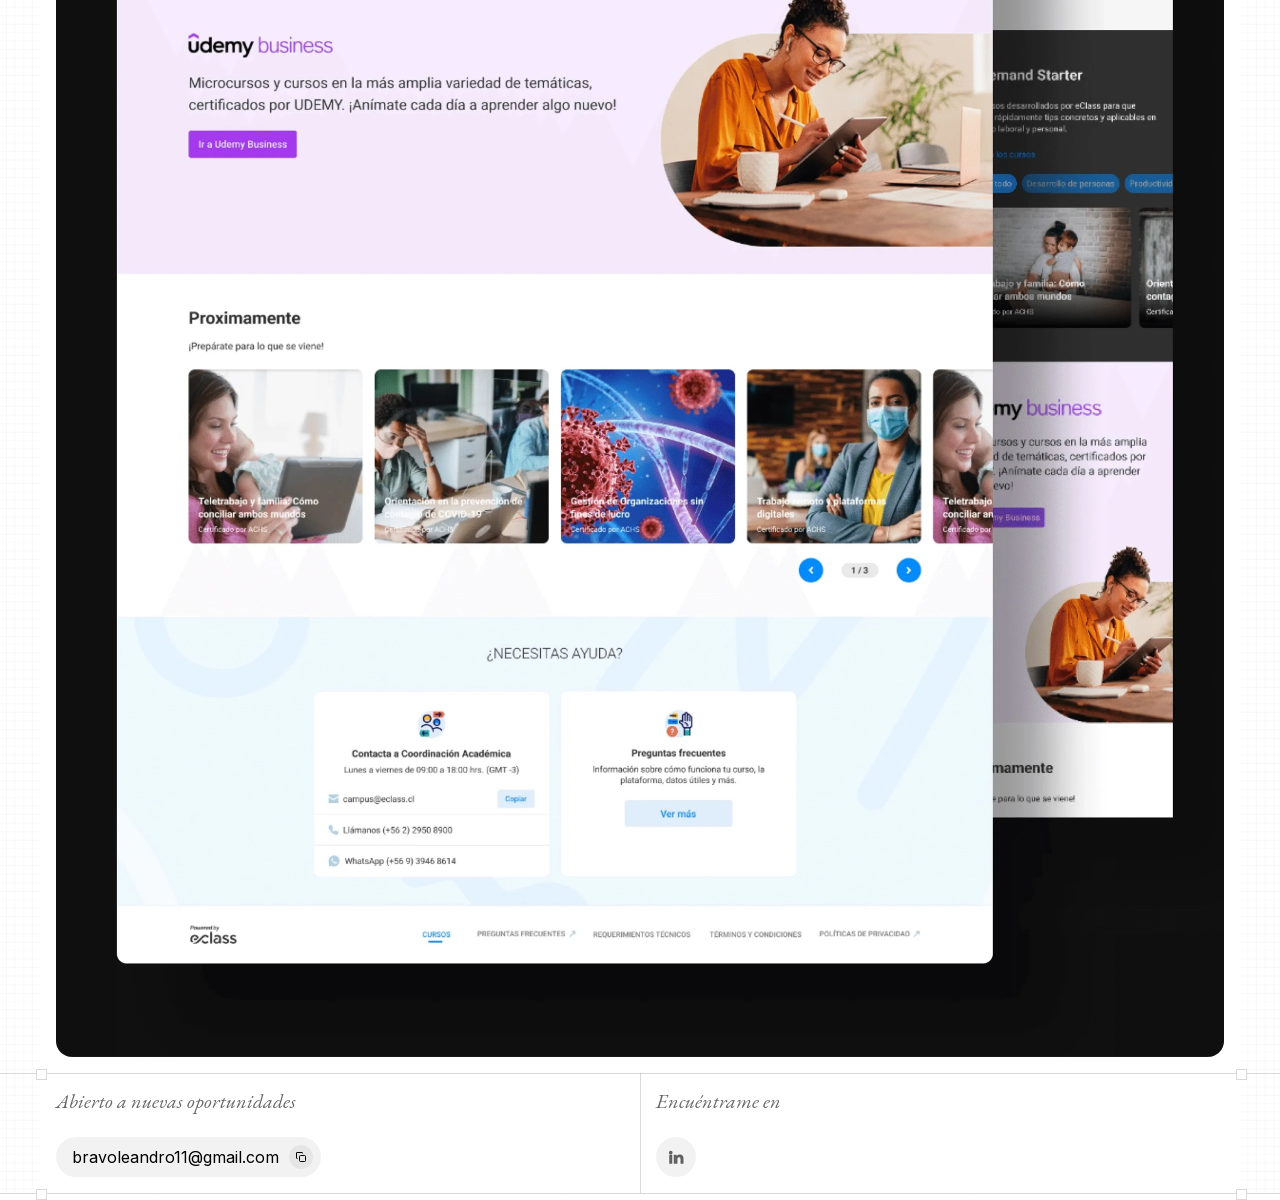
<file: eclass.html>
<!DOCTYPE html>
<html lang="es">
<head>
<meta charset="UTF-8">
<meta name="viewport" content="width=device-width, initial-scale=1.0">
<title>eClass On Demand | Leandro Bravo</title>
<link rel="stylesheet" href="style.css">
<meta name="description" content="Rediseño de Campus Virtual de eClass con un modelo de catálogo tipo streaming: jerarquía de categorías, recorridos entre cursos y búsqueda propia.">
<link rel="icon" href="favicon.svg" type="image/svg+xml">
<link rel="apple-touch-icon" href="apple-touch-icon.png">
<link rel="canonical" href="https://leandrobravo.com/eclass.html">
<meta name="theme-color" content="#ffffff">
<!-- Las dos fuentes del primer pantallazo, pedidas ya: si no, el
     navegador no las descubre hasta haber leído style.css entero.
     `crossorigin` es obligatorio aunque sean del propio sitio: las
     fuentes siempre se piden en modo CORS y sin él se bajan dos veces. -->
<link rel="preload" href="fonts/source-serif-4-normal.woff2" as="font" type="font/woff2" crossorigin>
<link rel="preload" href="fonts/inter-normal.woff2" as="font" type="font/woff2" crossorigin>
<!-- Open Graph: la tarjeta que se ve al pegar el enlace en LinkedIn, WhatsApp
     o un correo. Las URLs tienen que ser absolutas y con el dominio real: es
     una exigencia del formato. Si algún día cambias de dominio, búscalo y
     reemplázalo en las 6 páginas, en sitemap.xml, en robots.txt y en CNAME. -->
<meta property="og:type" content="website">
<meta property="og:site_name" content="Leandro Bravo">
<meta property="og:locale" content="es">
<meta property="og:title" content="eClass On Demand | Leandro Bravo">
<meta property="og:description" content="Rediseño de Campus Virtual de eClass con un modelo de catálogo tipo streaming: jerarquía de categorías, recorridos entre cursos y búsqueda propia.">
<meta property="og:url" content="https://leandrobravo.com/eclass.html">
<meta property="og:image" content="https://leandrobravo.com/img/og-card.png">
<meta property="og:image:width" content="1200">
<meta property="og:image:height" content="630">
<meta property="og:image:alt" content="Leandro Bravo, product designer">
<meta name="twitter:card" content="summary_large_image">
</head>
<body class="theme-light">
<!-- ==========================================================================
     Caso 3. Misma estructura que enovus.html y abastible.html, más una
     cuarta imagen de cierre: la captura de la página entera, que mide unos
     4080px de alto en pantalla. Si alguna vez pesa demasiado, es la primera
     que se puede quitar sin tocar el resto del caso.
     ========================================================================== -->

<div class="guides" aria-hidden="true"></div>

<header class="site-header">
  <div class="container">
    <a href="index.html" class="logo">Leandro<span class="logo-last"> Bravo</span></a>
    <nav class="nav-toggle">
      <a href="index.html" class="active">
        <svg viewBox="0 0 24 24" fill="none" stroke="currentColor" stroke-width="2"><circle cx="12" cy="12" r="4"/><path d="M12 2v2M12 20v2M4.9 4.9l1.4 1.4M17.7 17.7l1.4 1.4M2 12h2M20 12h2M4.9 19.1l1.4-1.4M17.7 6.3l1.4-1.4"/></svg>
        Proyectos
      </a>
      <a href="about.html">
        <svg viewBox="0 0 24 24" fill="currentColor"><path d="M21 12.79A9 9 0 1 1 11.21 3 7 7 0 0 0 21 12.79z"/></svg>
        Sobre mí
      </a>
    </nav>
  </div>
  <div class="rule rule--header" aria-hidden="true"></div>
</header>

<main>

  <!-- ===== PORTADA DEL CASO ===== -->
  <section class="hero hero--case">
    <div class="container hero-inner">
      <a class="cv-btn back-link" href="index.html">
        <svg viewBox="0 0 24 24" fill="none" stroke="currentColor" stroke-width="2" stroke-linecap="round" stroke-linejoin="round" aria-hidden="true"><path d="M15 18l-6-6 6-6"/></svg>
        Todos los proyectos
      </a>
      <h1 class="case-title">eClass On Demand</h1>
      <p class="case-lead">eClass es una de las principales compañías de e-learning de Chile. Campus Virtual es su plataforma de capacitación empresarial: cursos y diplomados que las empresas contratan para sus equipos, con catálogos que en los clientes grandes llegan a ser enormes. El encargo era rediseñarla entera.</p>
    </div>
  </section>

  <div class="rule" aria-hidden="true"></div>

  <div class="container bg-solid">

    <figure class="case-figure">
      <img src="img/eclass-portada.webp" alt="Campus Virtual rediseñado" width="2336" height="1726">
    </figure>

    <!-- ===== RESUMEN + FICHAS =====
         REVISAR: las herramientas son una propuesta mía, corrígelas. -->
    <div class="rule rule--inset" aria-hidden="true"></div>
    <div class="case-summary">
      <div>
        <h2 class="case-h">El problema</h2>
        <p>El encargo llegó con una hipótesis ya formada: la plataforma se estaba quedando corta y había que sumarle herramientas. Al investigar apareció otra cosa. Nadie pedía funciones nuevas. La gente no encontraba lo que le servía.</p>
        <p>El catálogo había crecido, pero la forma de recorrerlo no. Las categorías no coincidían con cómo un alumno piensa su área de estudio, así que explorarlas no llevaba a ninguna parte, y a algunas vistas costaba llegar. El problema además escalaba al revés de lo esperado: en los campus más grandes, tener más contenido lo empeoraba.</p>
        <p>Un catálogo que no se puede recorrer se comporta como un catálogo pequeño. eClass producía cursos que nadie llegaba a ver, y la empresa que había pagado la capacitación no veía a su equipo usándola.</p>
      </div>
      <div class="case-aside">
        <h2 class="case-h">Qué hice</h2>
        <ul class="chips">
          <li class="chip">Investigación</li>
          <li class="chip">Arquitectura de información</li>
          <li class="chip">Diseño de producto</li>
          <li class="chip">Navegación y búsqueda</li>
          <li class="chip">Diseño de interfaz</li>
        </ul>

        <h2 class="case-h">Herramientas</h2>
        <ul class="chips">
          <li class="chip">Figma</li>
          <li class="chip">Maze</li>
          <li class="chip">Photoshop</li>
          <li class="chip">Jitter</li>
        </ul>

        <h2 class="case-h">Contexto</h2>
        <p class="case-context">En el equipo de producto de eClass.</p>
      </div>
    </div>
    <div class="rule rule--inset" aria-hidden="true"></div>

    <figure class="case-figure">
      <img src="img/eclass-home.webp" alt="El home rediseñado, ordenado como una vitrina de contenido" width="2336" height="1752" loading="lazy" decoding="async">
    </figure>

    <!-- ===== QUÉ HICE ===== -->
    <div class="case-block">
      <p class="eyebrow">Qué hice</p>
      <div>
        <p>La referencia no fue otro LMS, fue el streaming. Netflix, HBO Max y Disney resuelven exactamente este problema: un catálogo demasiado grande para recorrerlo entero, donde la plataforma tiene que acercar el contenido a la persona en vez de esperar a que lo busque. Trasladar ese modelo cambia el papel del home, que deja de ser un menú para ser una vitrina.</p>
        <p>Rehice la jerarquía de categorías y subcategorías para que reflejara áreas de estudio reales y no la estructura interna del catálogo. Con eso explorar pasa a tener dirección: entrar en un área ya es avanzar. Y añadí recorridos entre cursos afines, para que encontrar uno abra el camino a otros en lugar de cerrarlo.</p>
        <p>Cada sección quedó con varias formas de mostrar el contenido, porque no todos buscan igual. Quien ya sabe qué quiere necesita llegar rápido; quien no lo sabe necesita que se lo muestren. Una sola vista obliga a elegir a cuál de los dos servir.</p>
        <p>Por último rehice el menú y le di a la búsqueda una sección propia con resultados filtrables. Las vistas que antes costaba alcanzar pasaron a estar a un paso.</p>
      </div>
    </div>

    <figure class="case-figure">
      <img src="img/eclass-busqueda.webp" alt="Búsqueda con resultados filtrables y recomendación de contenido" width="2336" height="1752" loading="lazy" decoding="async">
    </figure>

    <!-- ===== EL RESULTADO =====
         REVISAR: sin cifras. Si tienes datos de uso, búsqueda o inscripción
         de antes y después, me los pasas y reescribo este bloque. -->
    <div class="case-block">
      <p class="eyebrow">El resultado</p>
      <div>
        <p>Campus Virtual pasó de ser un catálogo que había que conocer de antemano a uno que orienta. El alumno entra y la plataforma le propone por dónde seguir, en vez de dejarlo frente a un buscador vacío.</p>
        <p>El modelo de streaming no entró como referencia estética sino como modelo de distribución. Lo que se copia no son las tarjetas grandes: es la idea de que en un catálogo extenso el trabajo del producto es decidir qué mostrar primero. Aplicado a formación, eso significa que el contenido que una empresa compró efectivamente llegue a su equipo.</p>
        <p>Lo que más me quedó de este proyecto es el punto de partida. El encargo pedía más herramientas y la investigación dijo que faltaba orientación. Si hubiera construido lo que se pedía, habría sumado funciones a una plataforma que el problema lo tenía en otro sitio.</p>
      </div>
    </div>

    <!-- La página completa de una sola pieza. Es la imagen más alta del sitio
         (unas cinco pantallas): va al final a propósito, como cierre. -->
    <figure class="case-figure">
      <img src="img/eclass-pagina-completa.webp" alt="La página completa de Campus Virtual, de arriba abajo" width="2336" height="8164" loading="lazy" decoding="async">
    </figure>

  </div>

  <div class="rule" aria-hidden="true"></div>

  <div class="container">
    <footer class="site-footer bg-solid-block">
      <div class="footer-col">
        <p class="eyebrow">Abierto a nuevas oportunidades</p>
        <button class="email-pill" id="copyEmailBtn" data-email="bravoleandro11@gmail.com">
          <span class="email-label">bravoleandro11@gmail.com</span>
          <span class="copy-icon"><svg viewBox="0 0 24 24" fill="none" stroke="currentColor" stroke-width="2"><rect x="9" y="9" width="12" height="12" rx="2"/><path d="M5 15H4a1 1 0 0 1-1-1V4a1 1 0 0 1 1-1h10a1 1 0 0 1 1 1v1"/></svg></span>
        </button>
      </div>
      <div class="footer-col">
        <p class="eyebrow">Encuéntrame en</p>
        <div class="social-row">
          <a class="icon-circle" href="https://www.linkedin.com/in/leandro-bravo/" target="_blank" rel="noopener" aria-label="LinkedIn"><svg viewBox="0 0 24 24" fill="currentColor"><path d="M4.98 3.5a2.5 2.5 0 1 1 0 5 2.5 2.5 0 0 1 0-5zM3 9h4v12H3zM9 9h3.8v1.7h.05c.53-1 1.83-2.05 3.77-2.05C20.9 8.65 22 11 22 14.4V21h-4v-5.7c0-1.36-.02-3.1-1.9-3.1-1.9 0-2.2 1.48-2.2 3v5.8H9z"/></svg></a>
        </div>
      </div>
    </footer>
  </div>

  <div class="rule" aria-hidden="true"></div>

</main>

<script src="script.js"></script>
</body>
</html>
</file>
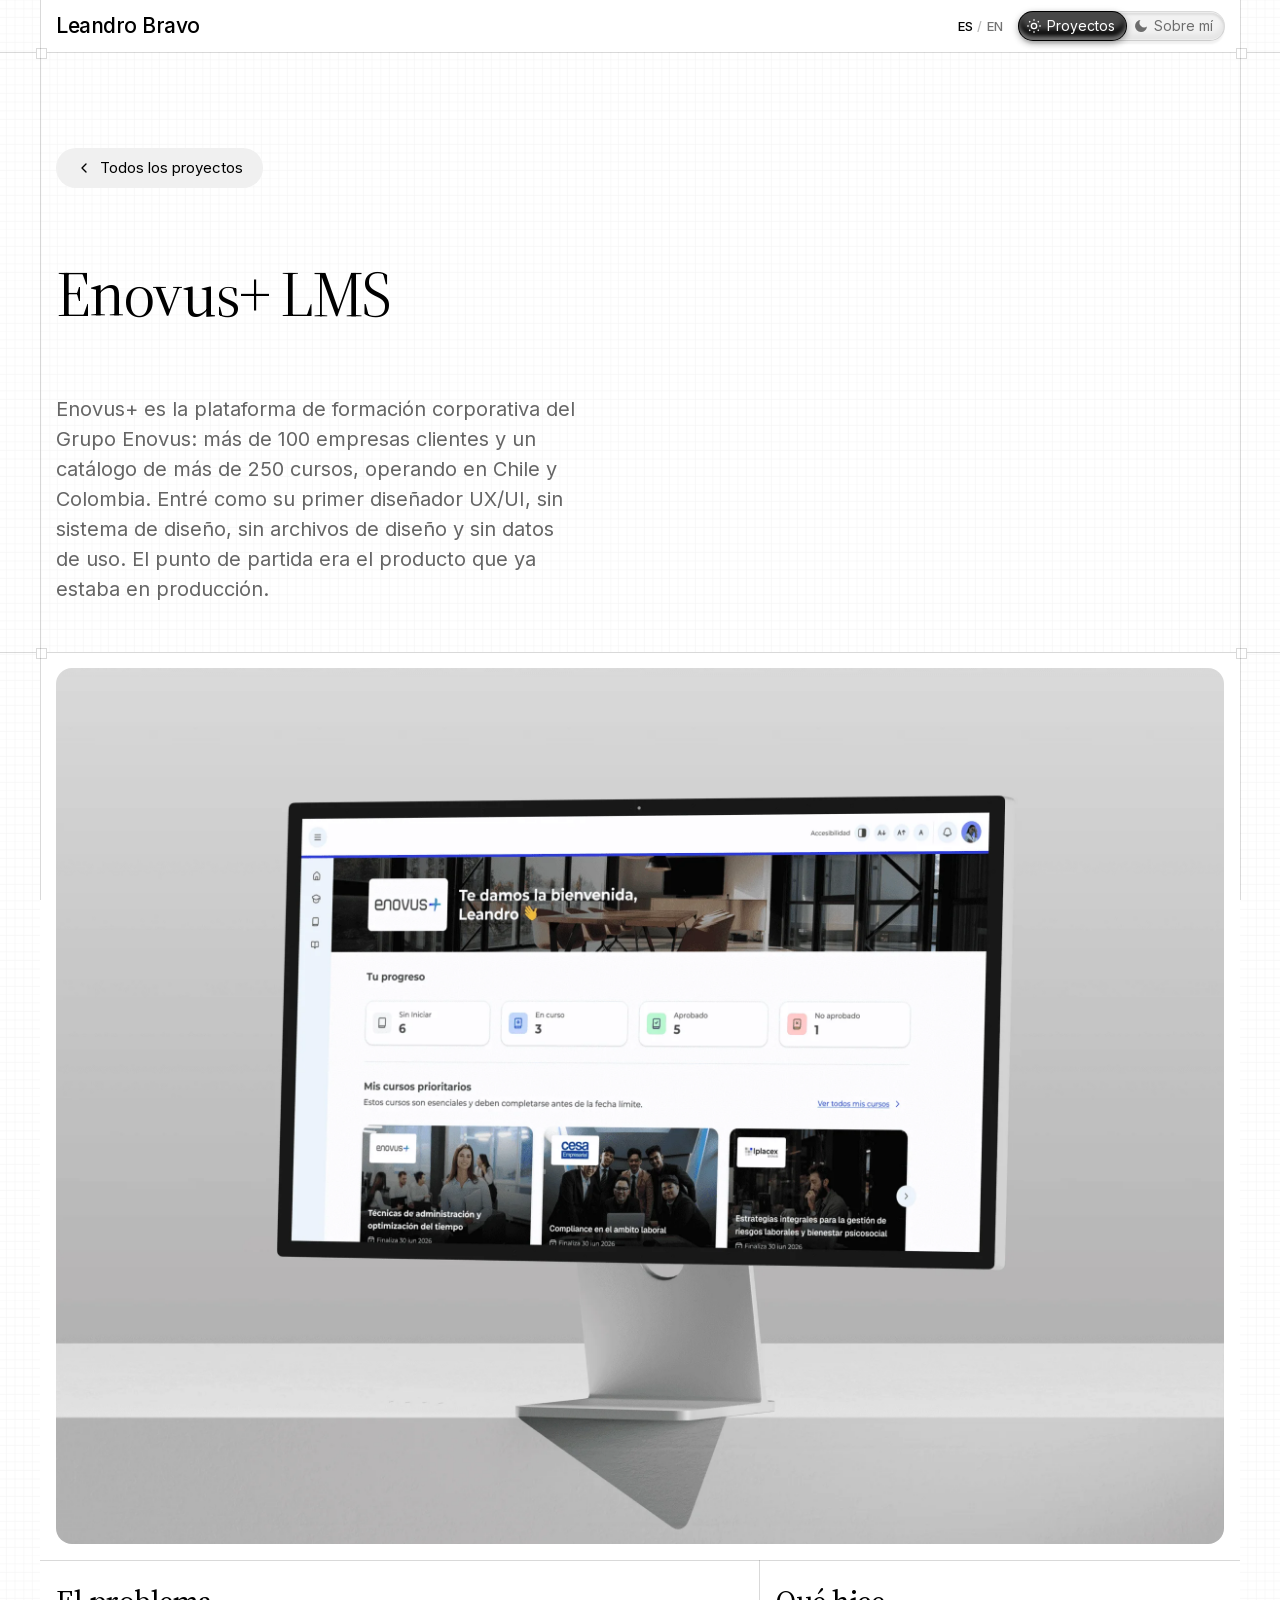
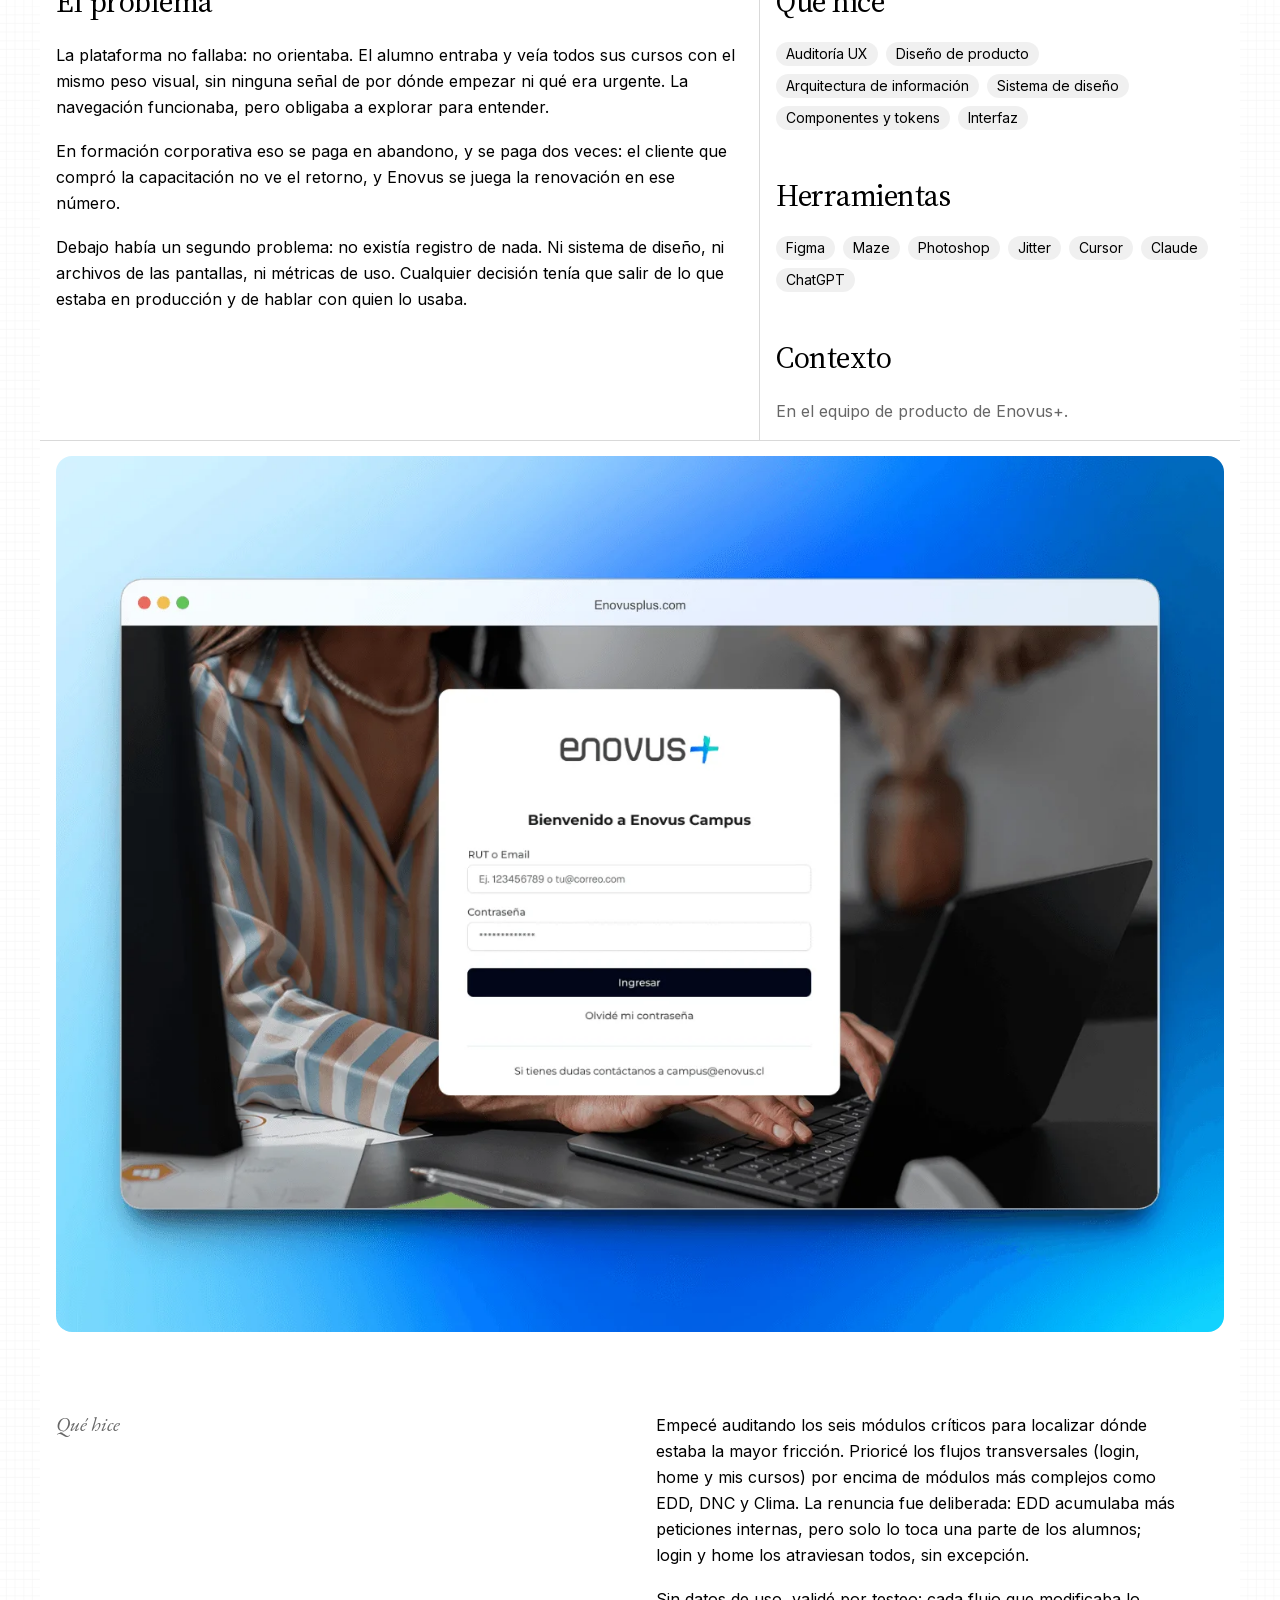
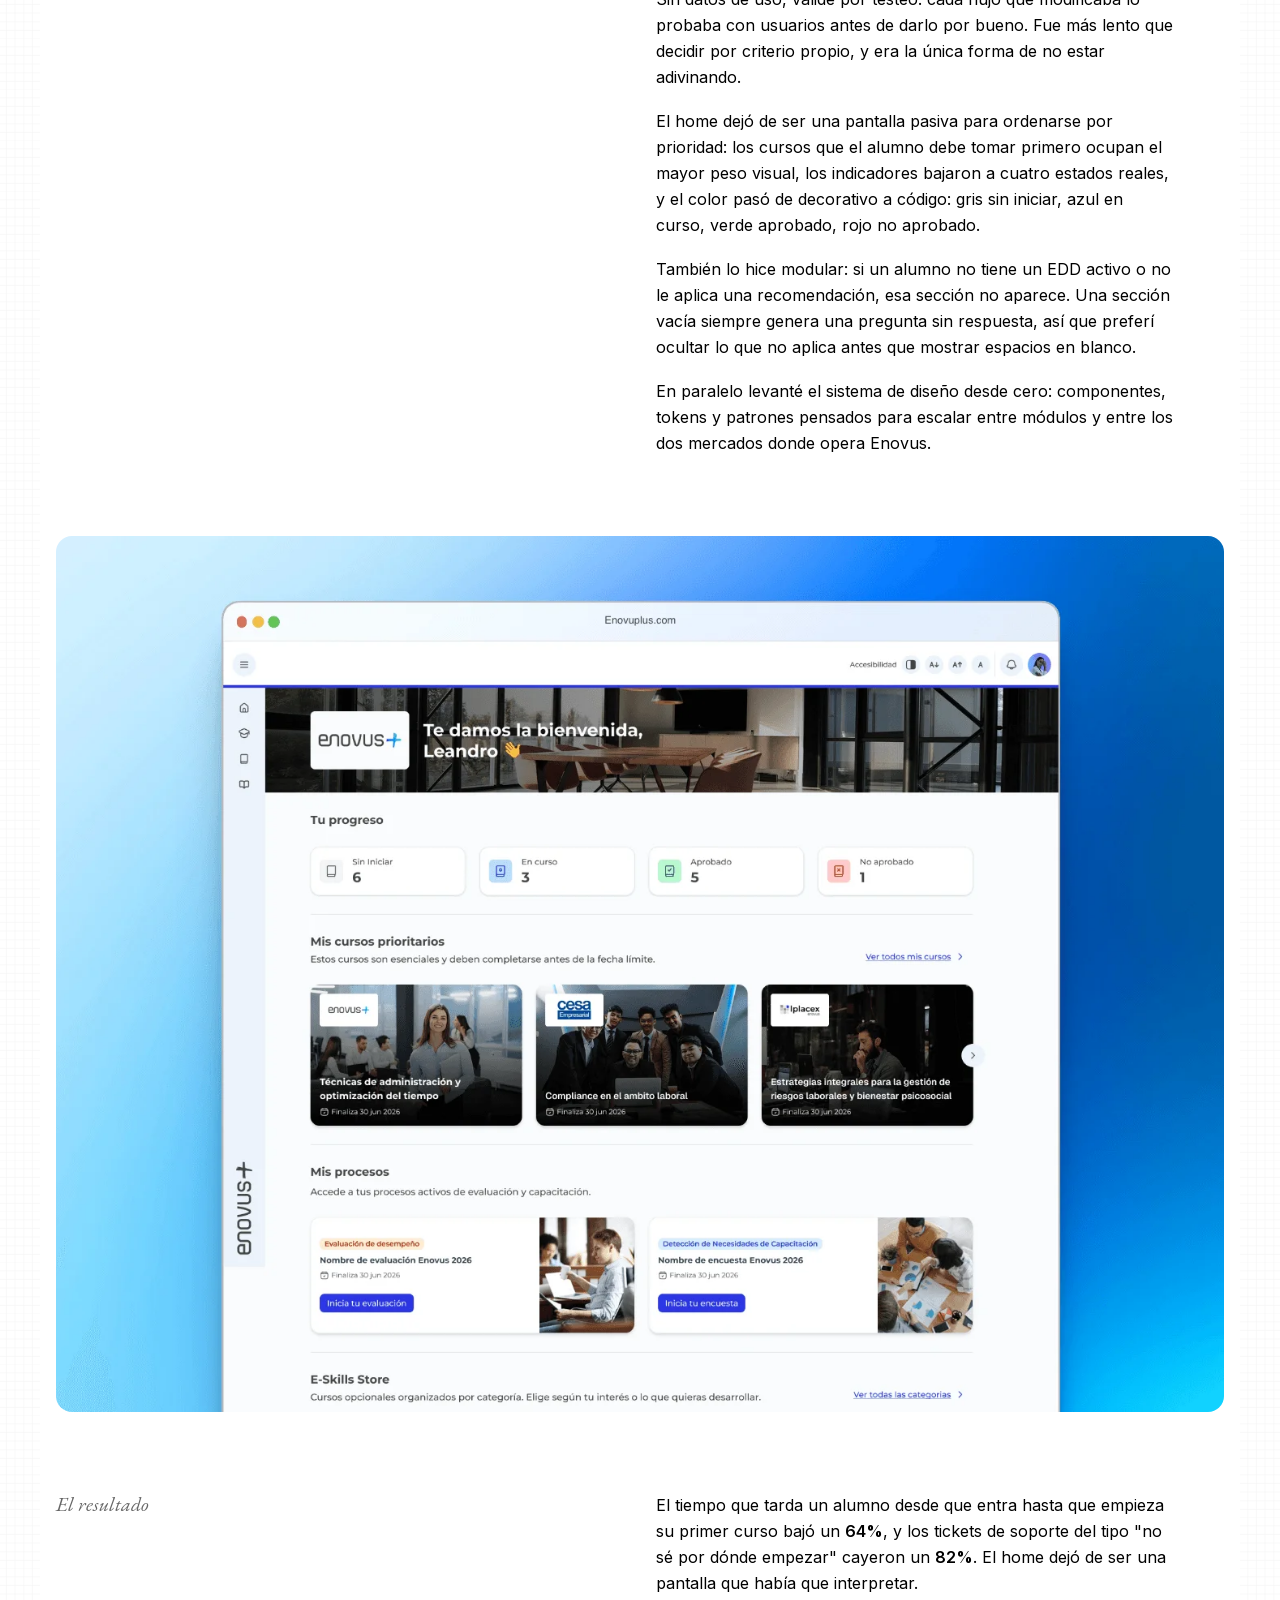
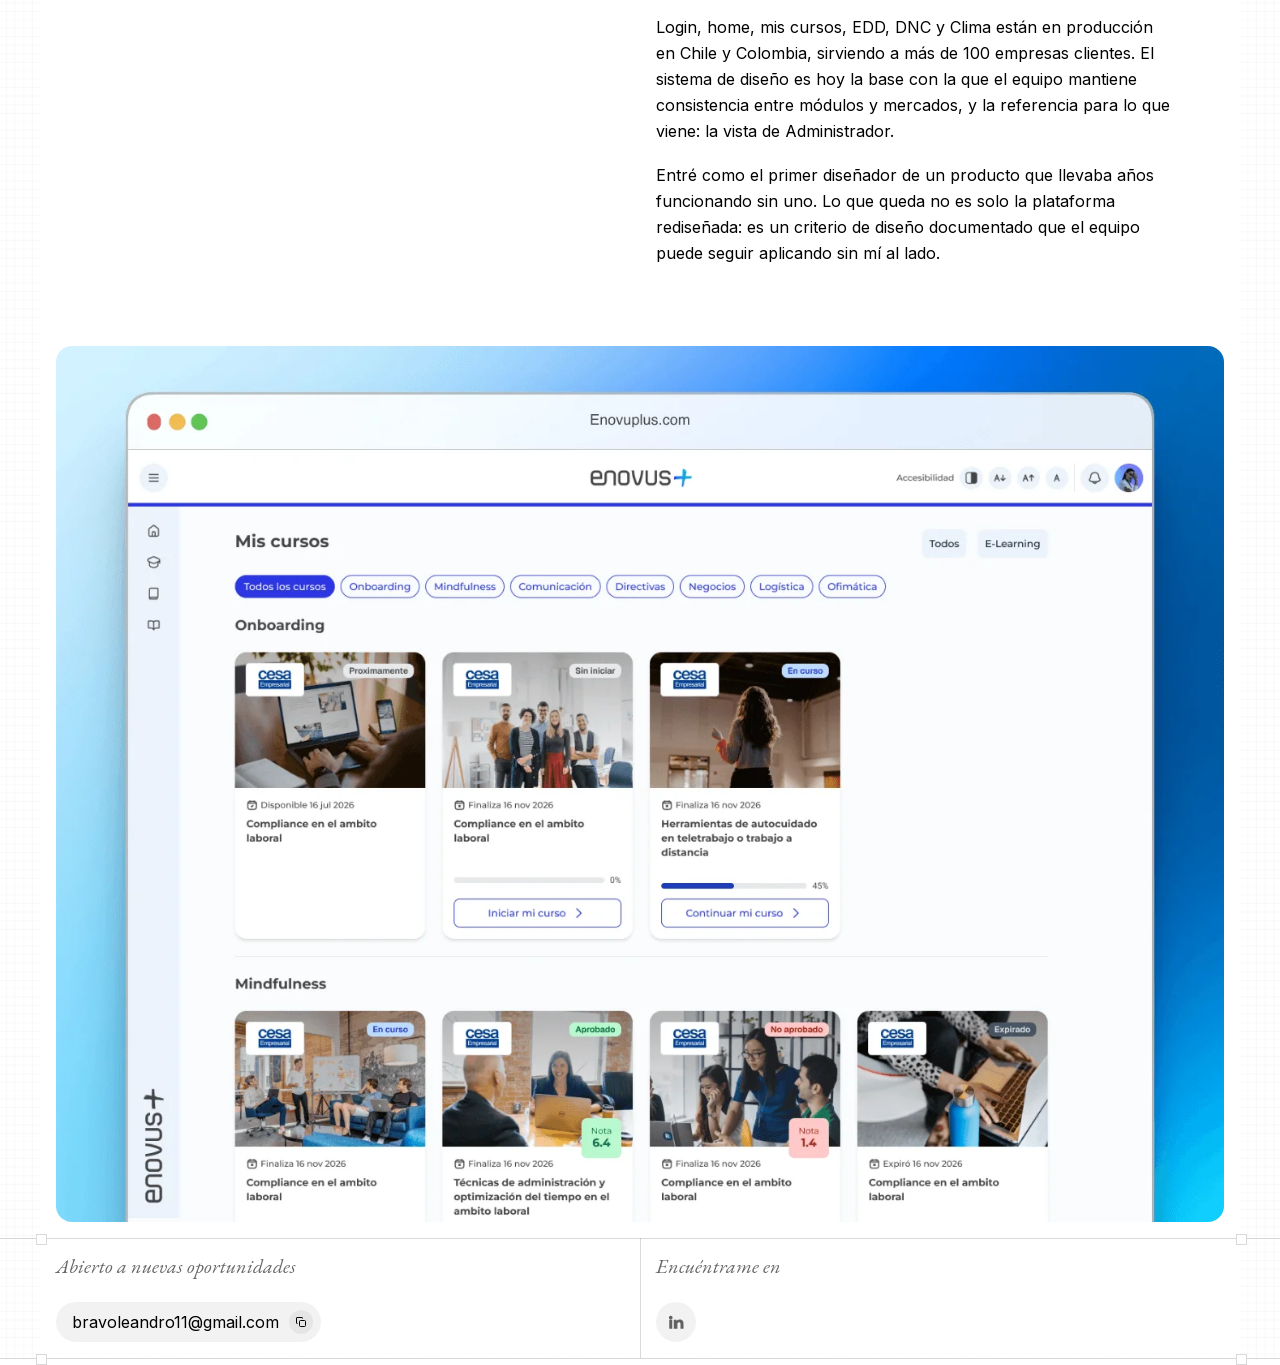
<file: enovus.html>
<!DOCTYPE html>
<html lang="es">
<head>
<meta charset="UTF-8">
<meta name="viewport" content="width=device-width, initial-scale=1.0">
<title>Enovus+ LMS | Leandro Bravo</title>
<link rel="stylesheet" href="style.css">
<meta name="description" content="Rediseño del LMS de formación corporativa de Enovus+. El tiempo hasta empezar el primer curso bajó un 64% y los tickets de soporte un 82%.">
<link rel="icon" href="favicon.svg" type="image/svg+xml">
<link rel="apple-touch-icon" href="apple-touch-icon.png">
<link rel="canonical" href="https://leandrobravo.com/enovus.html">
<!-- Las dos versiones de esta página. Le dice a Google cuál mostrar según el
     idioma de quien busca; `x-default` es la que ve el resto del mundo. -->
<link rel="alternate" hreflang="es" href="https://leandrobravo.com/enovus.html">
<link rel="alternate" hreflang="en" href="https://leandrobravo.com/en/enovus.html">
<link rel="alternate" hreflang="x-default" href="https://leandrobravo.com/en/enovus.html">
<meta name="theme-color" content="#ffffff">
<!-- Las dos fuentes del primer pantallazo, pedidas ya: si no, el
     navegador no las descubre hasta haber leído style.css entero.
     `crossorigin` es obligatorio aunque sean del propio sitio: las
     fuentes siempre se piden en modo CORS y sin él se bajan dos veces. -->
<link rel="preload" href="fonts/source-serif-4-normal.woff2" as="font" type="font/woff2" crossorigin>
<link rel="preload" href="fonts/inter-normal.woff2" as="font" type="font/woff2" crossorigin>
<!-- Open Graph: la tarjeta que se ve al pegar el enlace en LinkedIn, WhatsApp
     o un correo. Las URLs tienen que ser absolutas y con el dominio real: es
     una exigencia del formato. Si algún día cambias de dominio, búscalo y
     reemplázalo en las 6 páginas, en sitemap.xml, en robots.txt y en CNAME. -->
<meta property="og:type" content="website">
<meta property="og:site_name" content="Leandro Bravo">
<meta property="og:locale" content="es">
<meta property="og:title" content="Enovus+ LMS | Leandro Bravo">
<meta property="og:description" content="Rediseño del LMS de formación corporativa de Enovus+. El tiempo hasta empezar el primer curso bajó un 64% y los tickets de soporte un 82%.">
<meta property="og:url" content="https://leandrobravo.com/enovus.html">
<meta property="og:image" content="https://leandrobravo.com/img/og-card.png">
<meta property="og:image:width" content="1200">
<meta property="og:image:height" content="630">
<meta property="og:image:alt" content="Leandro Bravo, product designer">
<meta name="twitter:card" content="summary_large_image">
</head>
<body class="theme-light">
<!-- ==========================================================================
     PLANTILLA DE CASO. Para crear otro proyecto: duplica este archivo,
     cambia el <title>, el titular, la entradilla, las etiquetas, los textos
     y las cuatro imágenes. La estructura se repite: portada, y luego tres
     bloques (problema / qué hice / resultado), cada uno seguido de una imagen.
     ========================================================================== -->

<div class="guides" aria-hidden="true"></div>

<header class="site-header">
  <div class="container">
    <a href="index.html" class="logo">Leandro<span class="logo-last"> Bravo</span></a>
    <!-- IDIOMA: lleva a esta misma página en el otro idioma -->
    <a class="lang-switch" href="en/enovus.html" hreflang="en" lang="en" aria-label="Read this page in English"><span class="lang-on">ES</span><span class="lang-sep">/</span><span>EN</span></a>
    <nav class="nav-toggle">
      <a href="index.html" class="active">
        <svg viewBox="0 0 24 24" fill="none" stroke="currentColor" stroke-width="2"><circle cx="12" cy="12" r="4"/><path d="M12 2v2M12 20v2M4.9 4.9l1.4 1.4M17.7 17.7l1.4 1.4M2 12h2M20 12h2M4.9 19.1l1.4-1.4M17.7 6.3l1.4-1.4"/></svg>
        Proyectos
      </a>
      <a href="about.html">
        <svg viewBox="0 0 24 24" fill="currentColor"><path d="M21 12.79A9 9 0 1 1 11.21 3 7 7 0 0 0 21 12.79z"/></svg>
        Sobre mí
      </a>
    </nav>
  </div>
  <div class="rule rule--header" aria-hidden="true"></div>
</header>

<main>

  <!-- ===== PORTADA DEL CASO ===== -->
  <section class="hero hero--case">
    <div class="container hero-inner">
      <a class="cv-btn back-link" href="index.html">
        <svg viewBox="0 0 24 24" fill="none" stroke="currentColor" stroke-width="2" stroke-linecap="round" stroke-linejoin="round" aria-hidden="true"><path d="M15 18l-6-6 6-6"/></svg>
        Todos los proyectos
      </a>
      <h1 class="case-title">Enovus+ LMS</h1>
      <p class="case-lead">Enovus+ es la plataforma de formación corporativa del Grupo Enovus: más de 100 empresas clientes y un catálogo de más de 250 cursos, operando en Chile y Colombia. Entré como su primer diseñador UX/UI, sin sistema de diseño, sin archivos de diseño y sin datos de uso. El punto de partida era el producto que ya estaba en producción.</p>
    </div>
  </section>

  <div class="rule" aria-hidden="true"></div>

  <div class="container bg-solid">

    <figure class="case-figure">
      <img src="img/enovus-portada.webp" alt="Vista general de la plataforma Enovus+ LMS" width="2400" height="1800">
    </figure>

    <!-- ===== RESUMEN + FICHAS =====
         720 + 480 sin canal, con divisor vertical y filete arriba y abajo.
         REVISAR: las fichas son una propuesta mía, corrígelas. -->
    <div class="rule rule--inset" aria-hidden="true"></div>
    <div class="case-summary">
      <div>
        <h2 class="case-h">El problema</h2>
        <p>La plataforma no fallaba: no orientaba. El alumno entraba y veía todos sus cursos con el mismo peso visual, sin ninguna señal de por dónde empezar ni qué era urgente. La navegación funcionaba, pero obligaba a explorar para entender.</p>
        <p>En formación corporativa eso se paga en abandono, y se paga dos veces: el cliente que compró la capacitación no ve el retorno, y Enovus se juega la renovación en ese número.</p><p>Debajo había un segundo problema: no existía registro de nada. Ni sistema de diseño, ni archivos de las pantallas, ni métricas de uso. Cualquier decisión tenía que salir de lo que estaba en producción y de hablar con quien lo usaba.</p>
      </div>
      <div class="case-aside">
        <h2 class="case-h">Qué hice</h2>
        <ul class="chips">
          <li class="chip">Auditoría UX</li>
          <li class="chip">Diseño de producto</li>
          <li class="chip">Arquitectura de información</li>
          <li class="chip">Sistema de diseño</li>
          <li class="chip">Componentes y tokens</li>
          <li class="chip">Interfaz</li>
        </ul>

        <h2 class="case-h">Herramientas</h2>
        <ul class="chips">
          <li class="chip">Figma</li>
          <li class="chip">Maze</li>
          <li class="chip">Photoshop</li>
          <li class="chip">Jitter</li>
          <li class="chip">Cursor</li>
          <li class="chip">Claude</li>
          <li class="chip">ChatGPT</li>
        </ul>

        <h2 class="case-h">Contexto</h2>
        <p class="case-context">En el equipo de producto de Enovus+.</p>
      </div>
    </div>
    <div class="rule rule--inset" aria-hidden="true"></div>

    <figure class="case-figure">
      <img src="img/enovus-login.webp" alt="Auditoría de los módulos críticos del producto" width="1440" height="1080" loading="lazy" decoding="async">
    </figure>

    <!-- ===== QUÉ HICE ===== -->
    <div class="case-block">
      <p class="eyebrow">Qué hice</p>
      <div>
        <p>Empecé auditando los seis módulos críticos para localizar dónde estaba la mayor fricción. Prioricé los flujos transversales (login, home y mis cursos) por encima de módulos más complejos como EDD, DNC y Clima. La renuncia fue deliberada: EDD acumulaba más peticiones internas, pero solo lo toca una parte de los alumnos; login y home los atraviesan todos, sin excepción.</p><p>Sin datos de uso, validé por testeo: cada flujo que modificaba lo probaba con usuarios antes de darlo por bueno. Fue más lento que decidir por criterio propio, y era la única forma de no estar adivinando.</p>
        <p>El home dejó de ser una pantalla pasiva para ordenarse por prioridad: los cursos que el alumno debe tomar primero ocupan el mayor peso visual, los indicadores bajaron a cuatro estados reales, y el color pasó de decorativo a código: gris sin iniciar, azul en curso, verde aprobado, rojo no aprobado.</p>
        <p>También lo hice modular: si un alumno no tiene un EDD activo o no le aplica una recomendación, esa sección no aparece. Una sección vacía siempre genera una pregunta sin respuesta, así que preferí ocultar lo que no aplica antes que mostrar espacios en blanco.</p>
        <p>En paralelo levanté el sistema de diseño desde cero: componentes, tokens y patrones pensados para escalar entre módulos y entre los dos mercados donde opera Enovus.</p>
      </div>
    </div>

    <figure class="case-figure">
      <img src="img/enovus-home.webp" alt="Home rediseñado, ordenado por prioridad" width="1440" height="1080" loading="lazy" decoding="async">
    </figure>

    <!-- ===== EL RESULTADO ===== -->
    <div class="case-block">
      <p class="eyebrow">El resultado</p>
      <div>
        <p>El tiempo que tarda un alumno desde que entra hasta que empieza su primer curso bajó un <strong>64%</strong>, y los tickets de soporte del tipo "no sé por dónde empezar" cayeron un <strong>82%</strong>. El home dejó de ser una pantalla que había que interpretar.</p>
        <p>Login, home, mis cursos, EDD, DNC y Clima están en producción en Chile y Colombia, sirviendo a más de 100 empresas clientes. El sistema de diseño es hoy la base con la que el equipo mantiene consistencia entre módulos y mercados, y la referencia para lo que viene: la vista de Administrador.</p>
        <p>Entré como el primer diseñador de un producto que llevaba años funcionando sin uno. Lo que queda no es solo la plataforma rediseñada: es un criterio de diseño documentado que el equipo puede seguir aplicando sin mí al lado.</p>
      </div>
    </div>

    <figure class="case-figure">
      <img src="img/enovus-cursos.webp" alt="Sistema de diseño aplicado entre módulos" width="1440" height="1080" loading="lazy" decoding="async">
    </figure>

  </div>

  <div class="rule" aria-hidden="true"></div>

  <div class="container">
    <footer class="site-footer bg-solid-block">
      <div class="footer-col">
        <p class="eyebrow">Abierto a nuevas oportunidades</p>
        <button class="email-pill" id="copyEmailBtn" data-email="bravoleandro11@gmail.com">
          <span class="email-label">bravoleandro11@gmail.com</span>
          <span class="copy-icon"><svg viewBox="0 0 24 24" fill="none" stroke="currentColor" stroke-width="2"><rect x="9" y="9" width="12" height="12" rx="2"/><path d="M5 15H4a1 1 0 0 1-1-1V4a1 1 0 0 1 1-1h10a1 1 0 0 1 1 1v1"/></svg></span>
        </button>
      </div>
      <div class="footer-col">
        <p class="eyebrow">Encuéntrame en</p>
        <div class="social-row">
          <a class="icon-circle" href="https://www.linkedin.com/in/leandro-bravo/" target="_blank" rel="noopener" aria-label="LinkedIn"><svg viewBox="0 0 24 24" fill="currentColor"><path d="M4.98 3.5a2.5 2.5 0 1 1 0 5 2.5 2.5 0 0 1 0-5zM3 9h4v12H3zM9 9h3.8v1.7h.05c.53-1 1.83-2.05 3.77-2.05C20.9 8.65 22 11 22 14.4V21h-4v-5.7c0-1.36-.02-3.1-1.9-3.1-1.9 0-2.2 1.48-2.2 3v5.8H9z"/></svg></a>
        </div>
      </div>
    </footer>
  </div>

  <div class="rule" aria-hidden="true"></div>

</main>

<script src="script.js"></script>
</body>
</html>
</file>
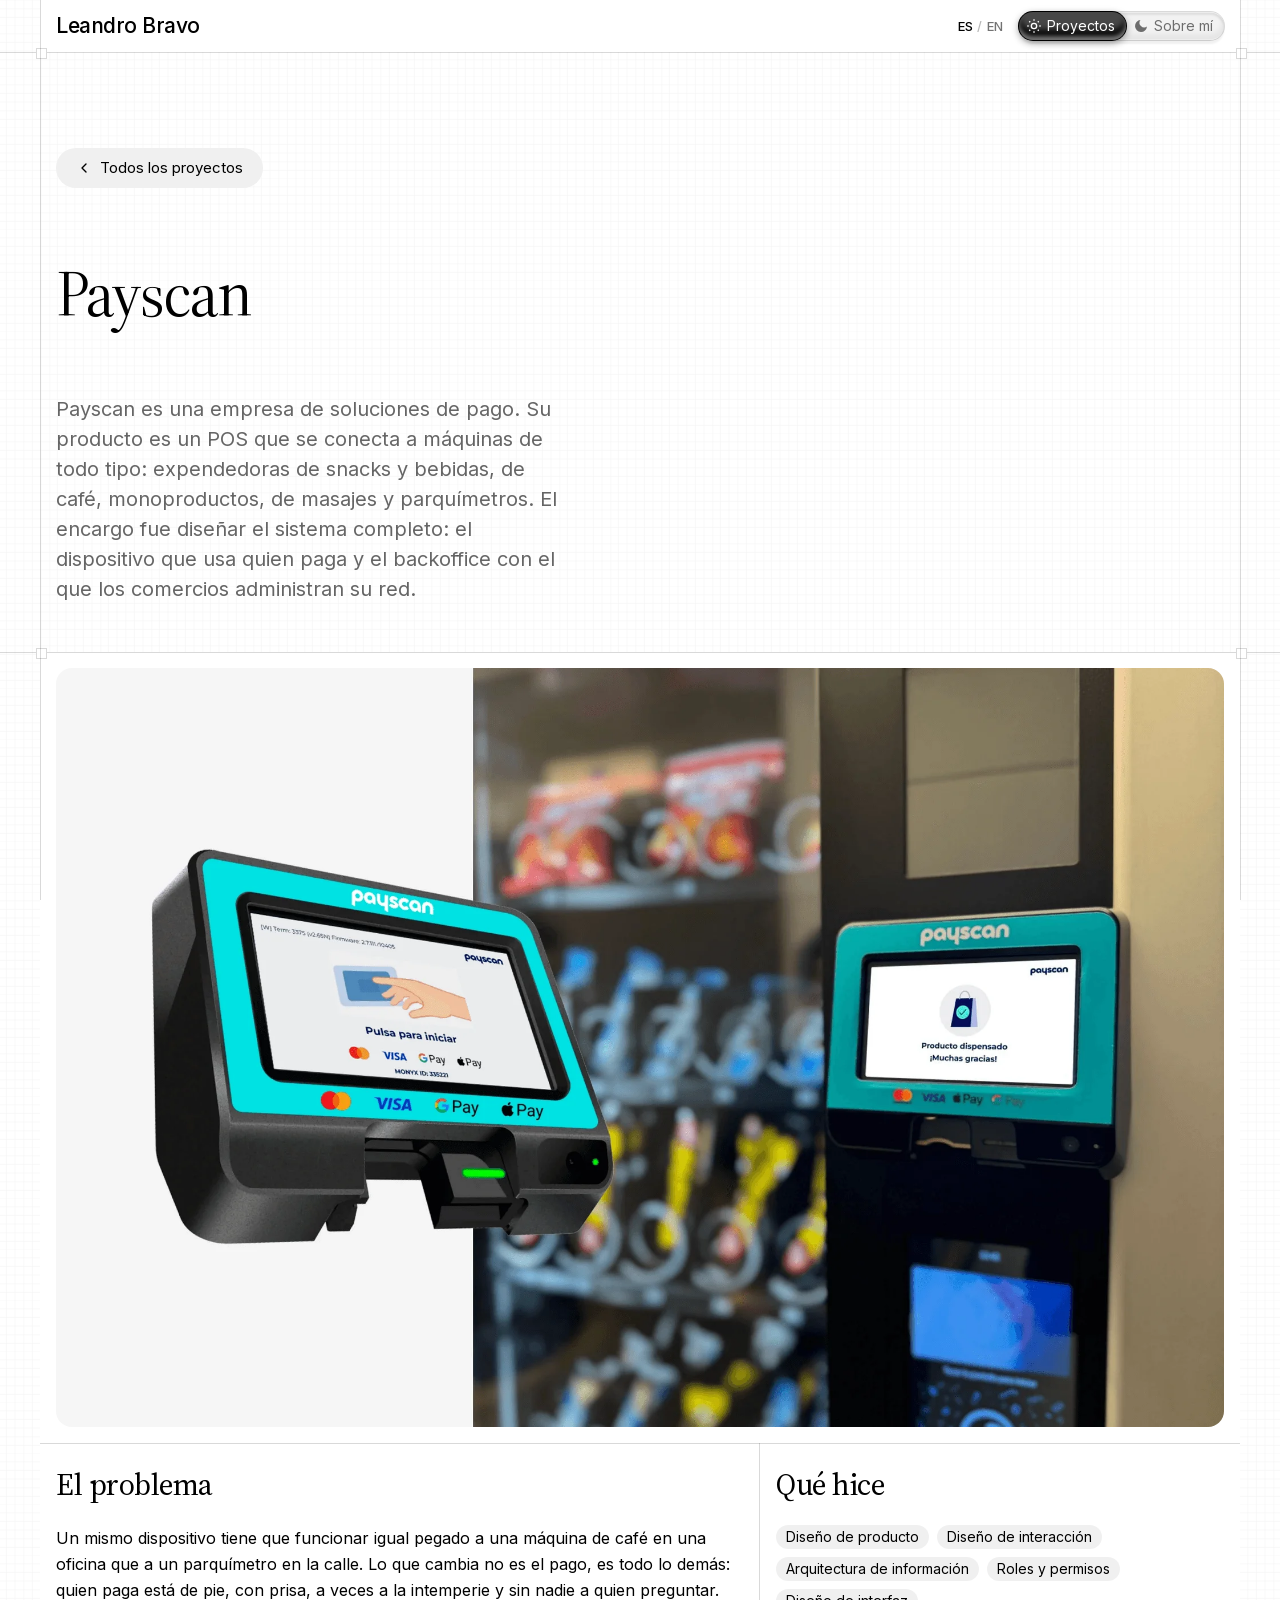
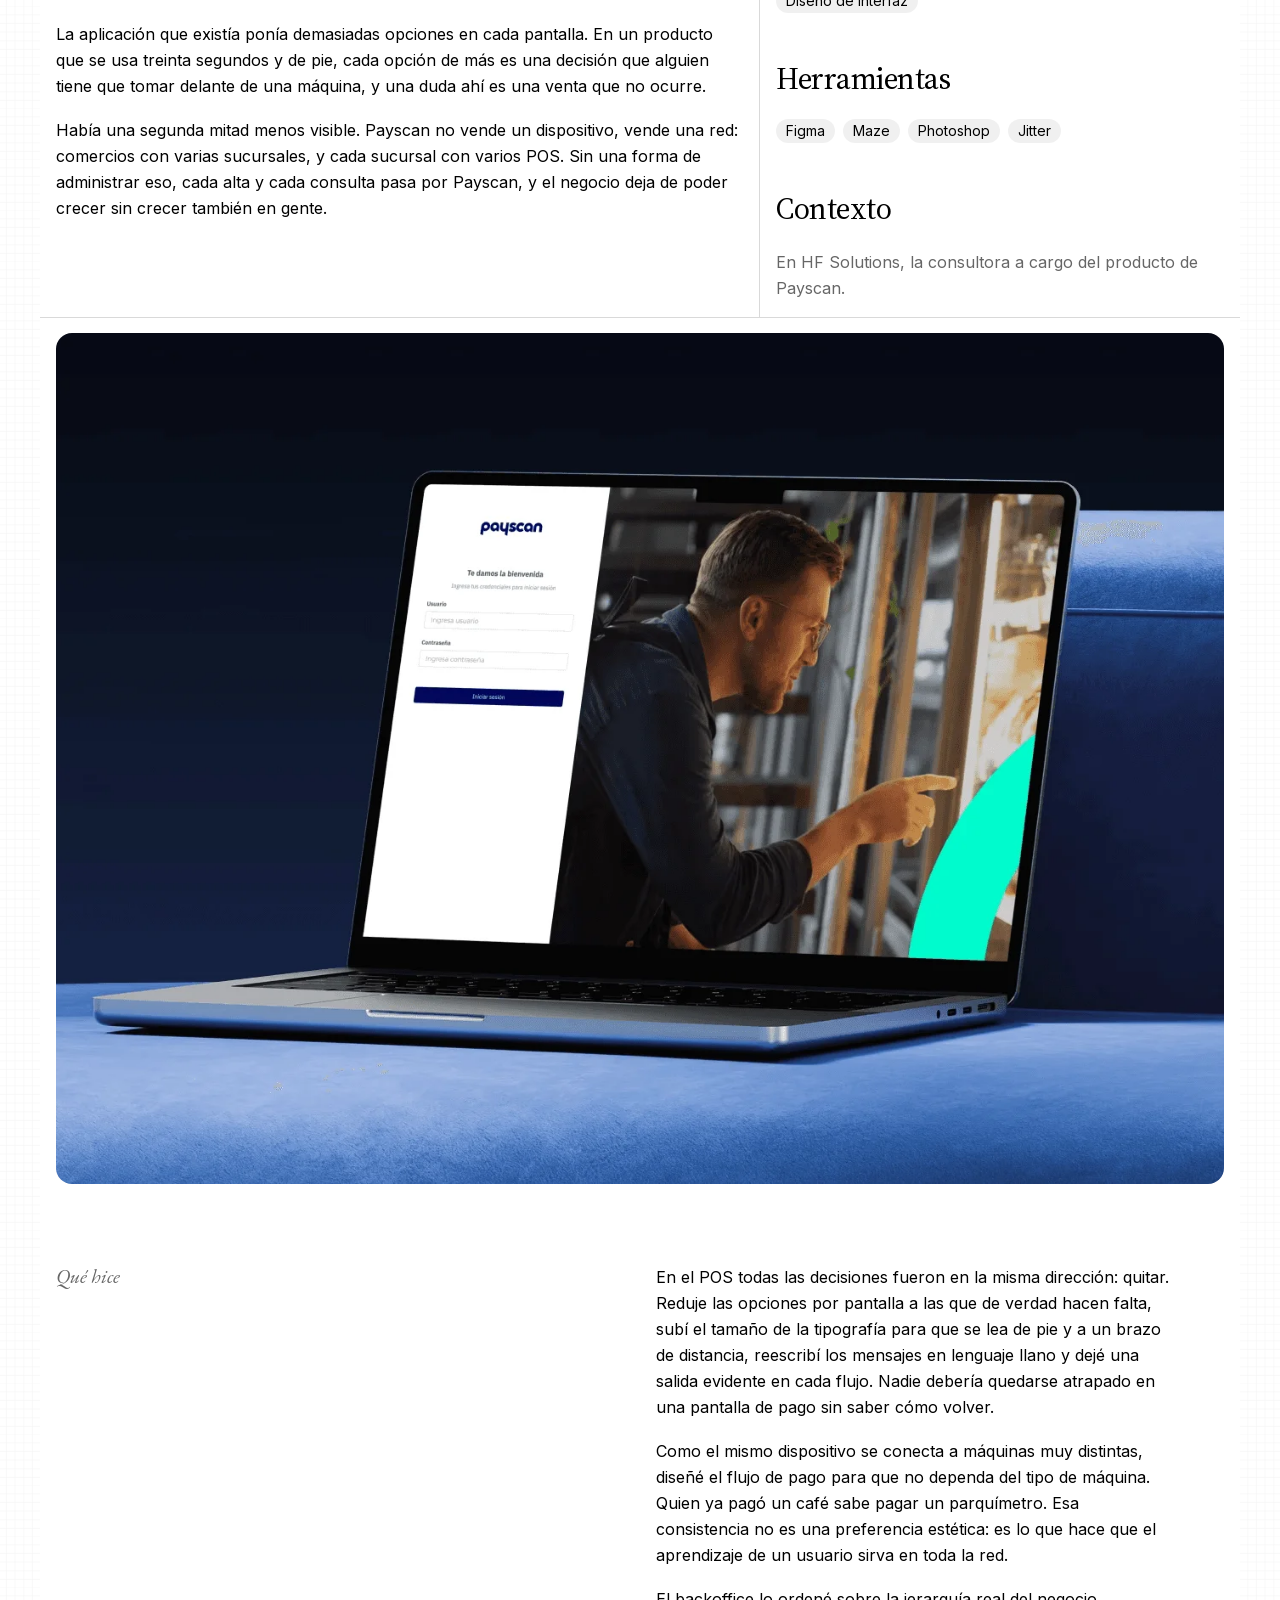
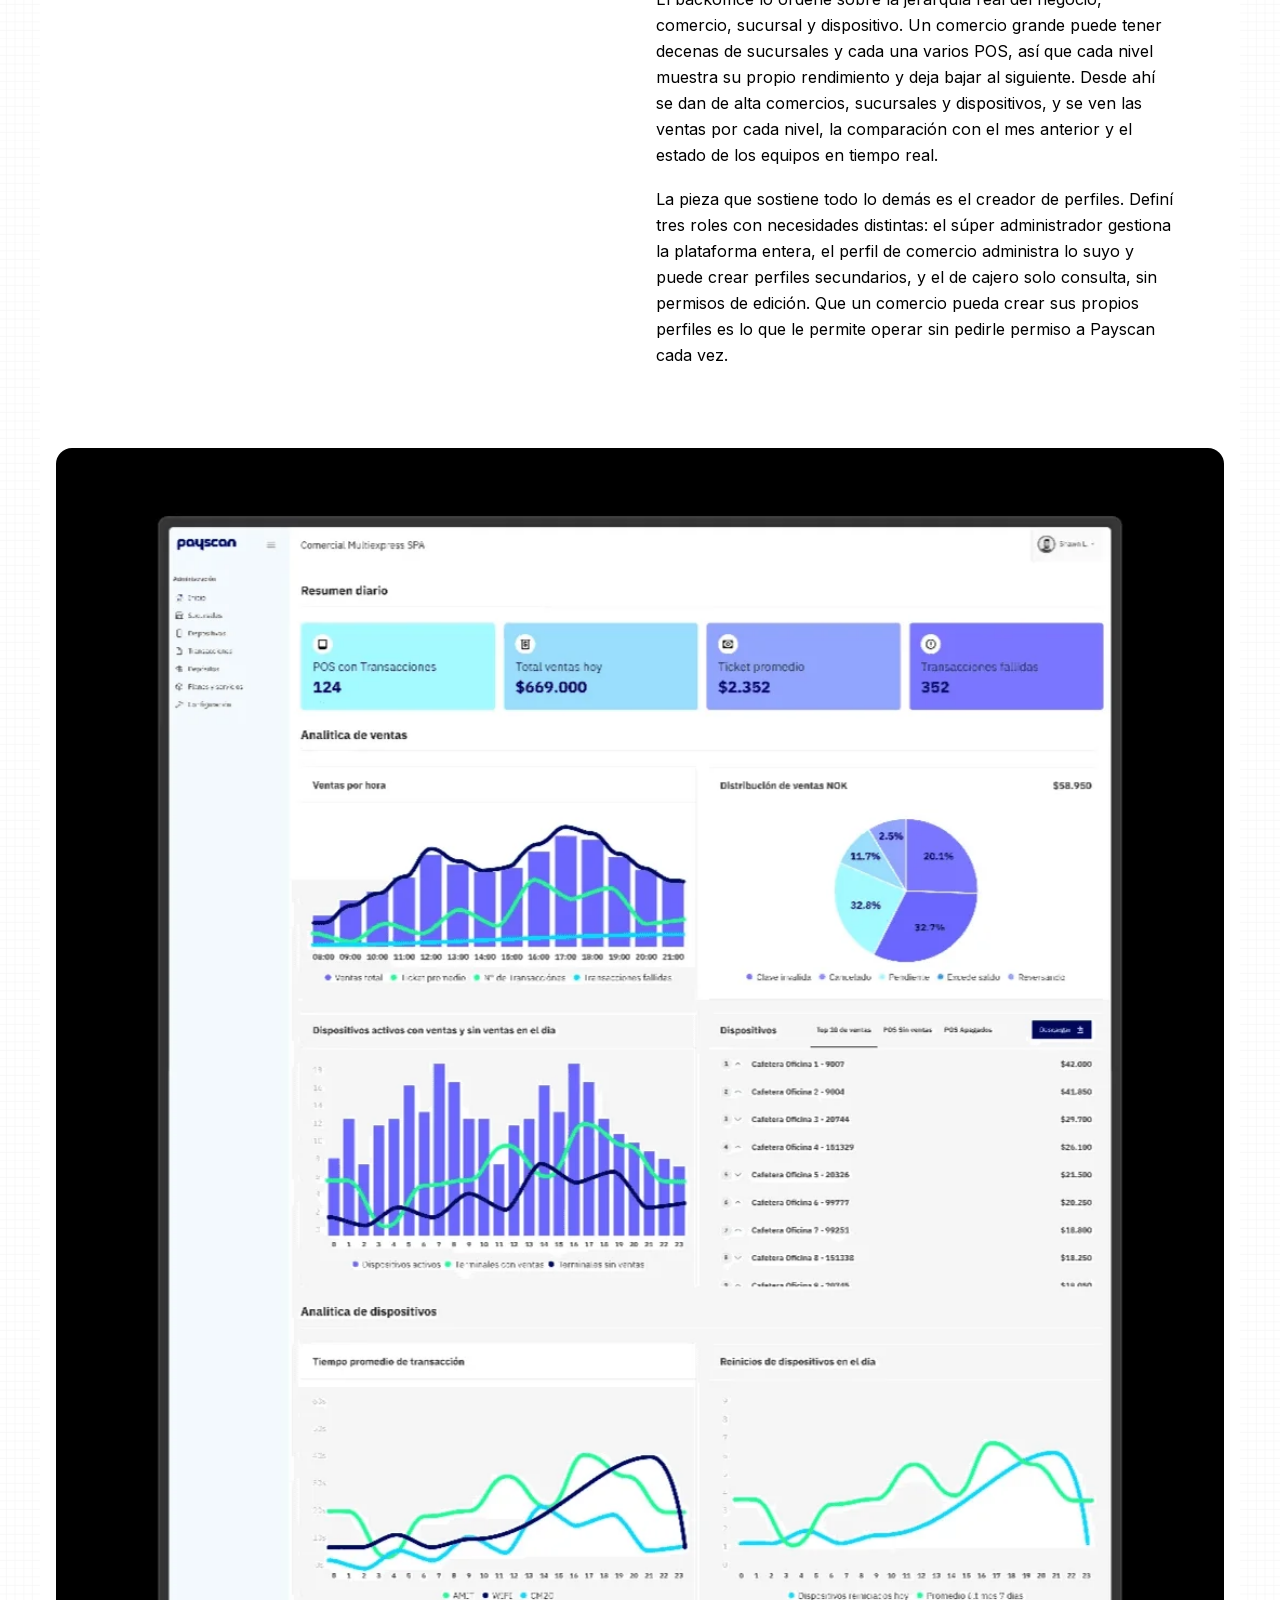
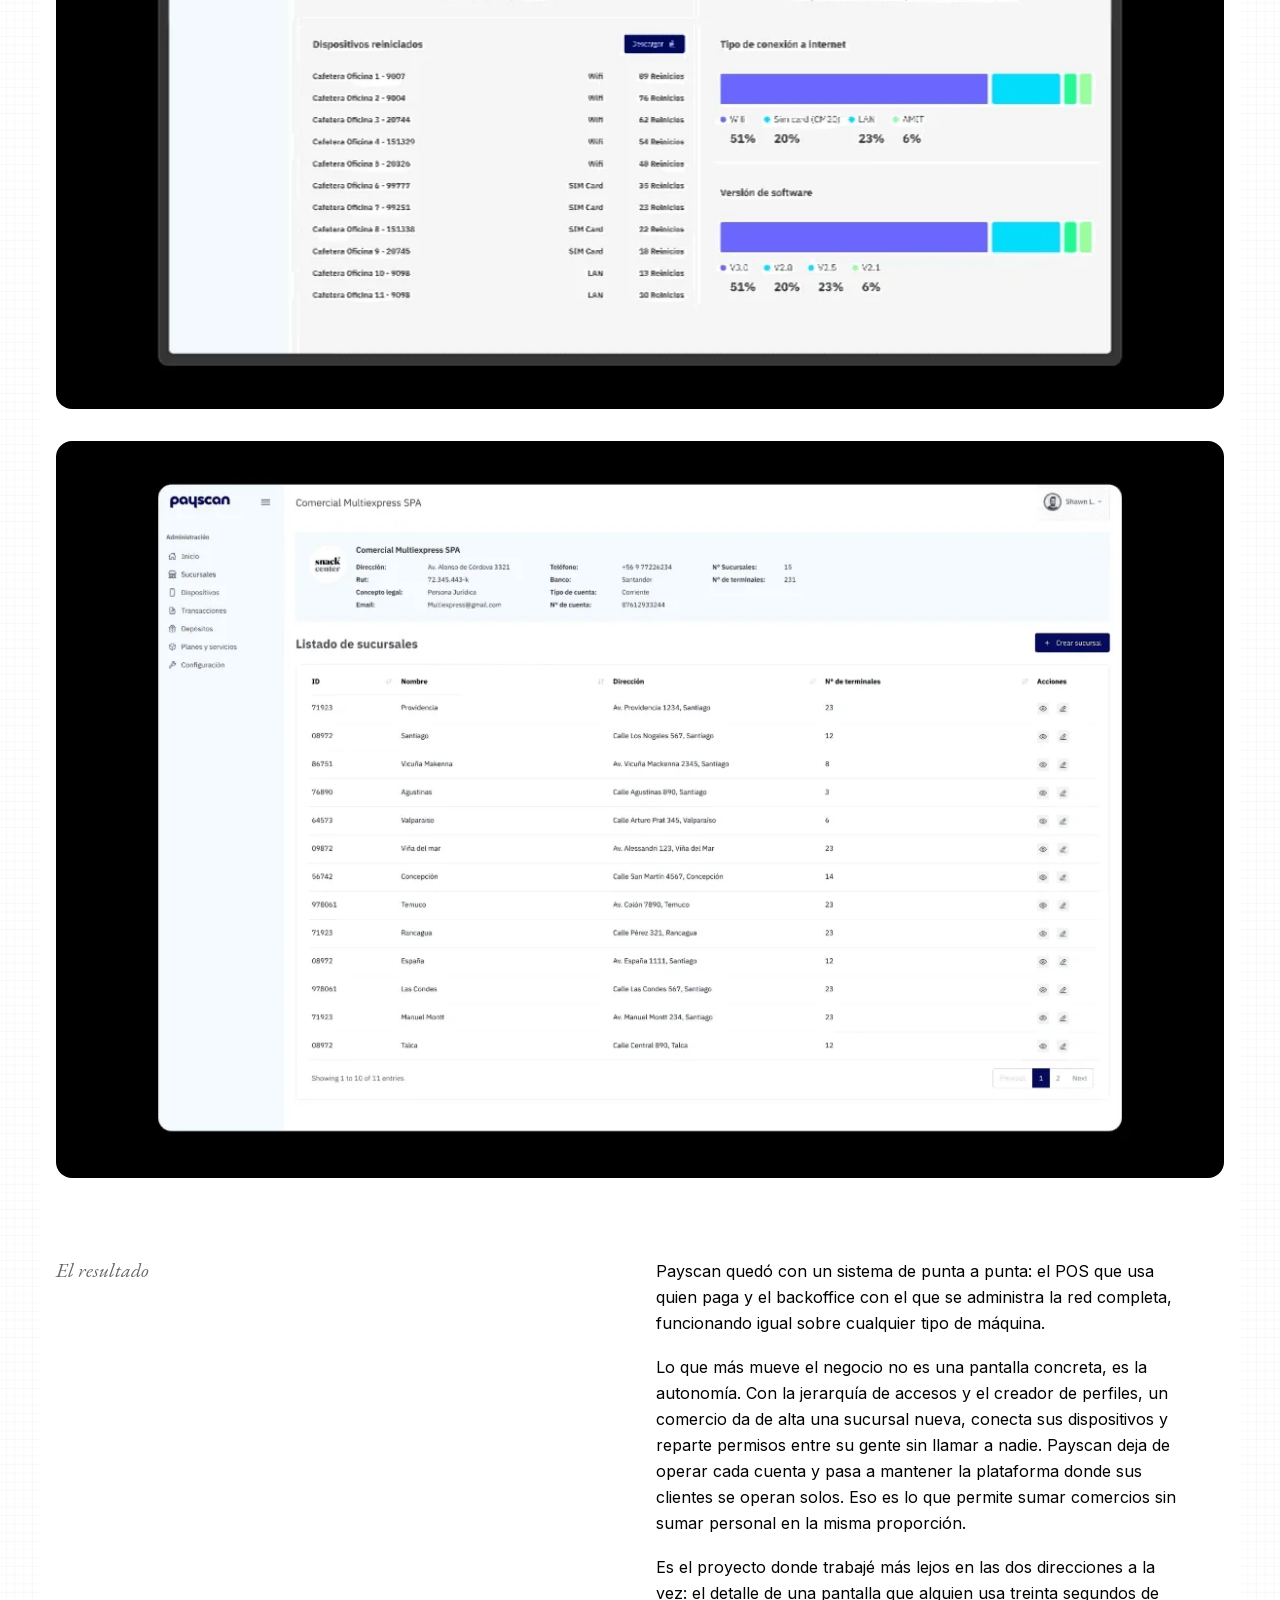
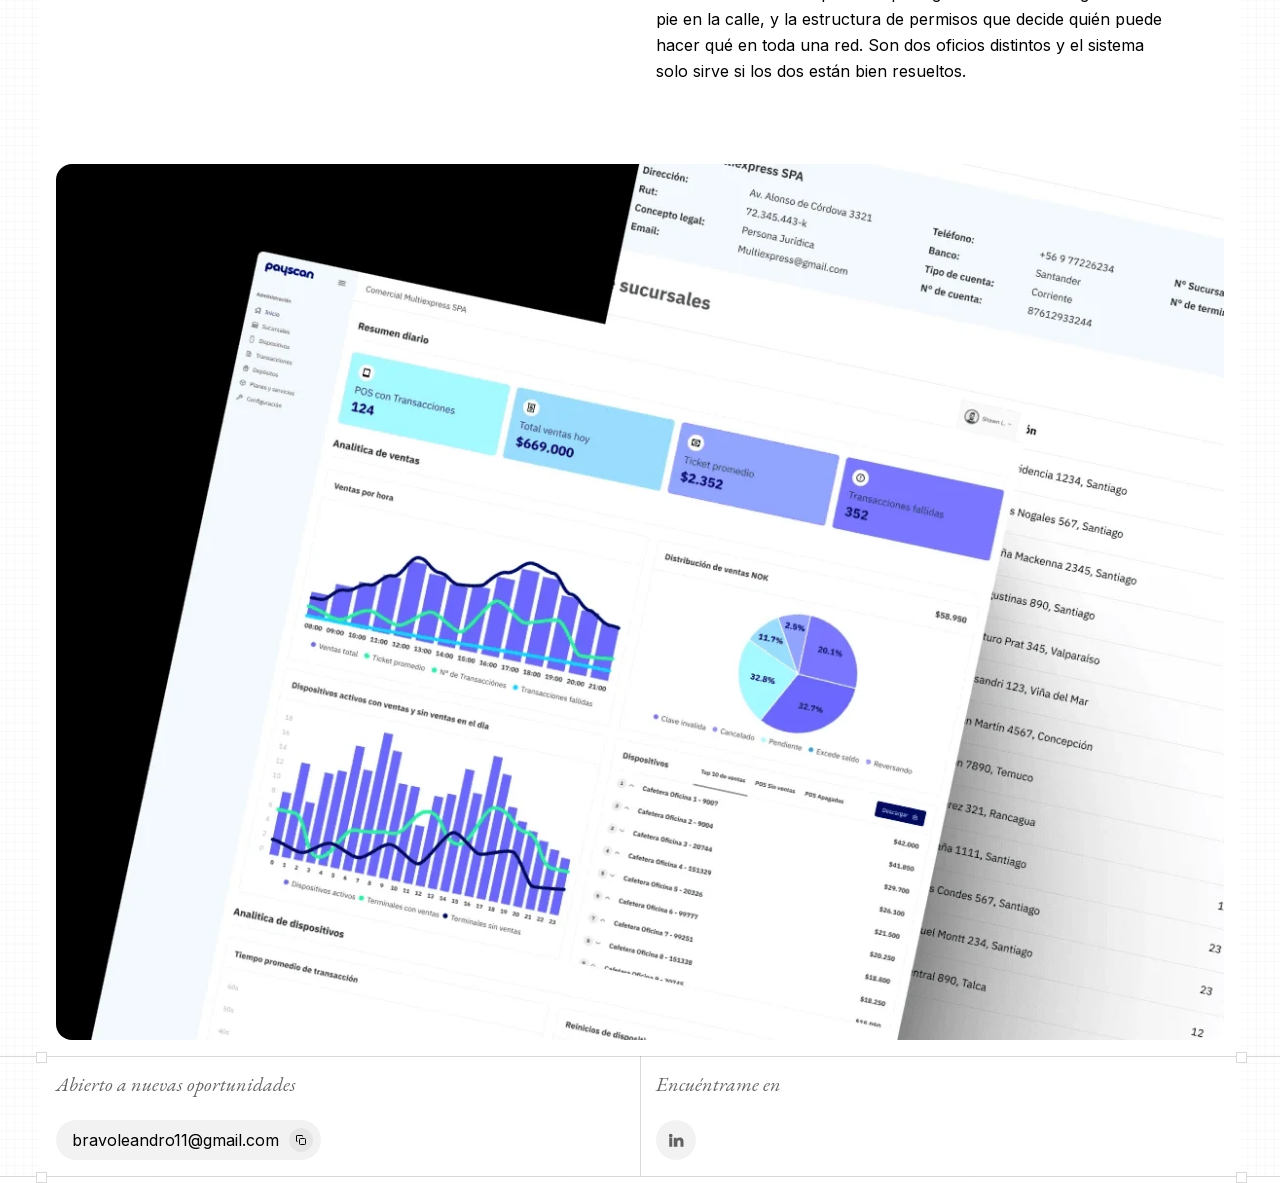
<file: payscan.html>
<!DOCTYPE html>
<html lang="es">
<head>
<meta charset="UTF-8">
<meta name="viewport" content="width=device-width, initial-scale=1.0">
<title>Payscan | Leandro Bravo</title>
<link rel="stylesheet" href="style.css">
<meta name="description" content="Sistema de pago de punta a punta para Payscan: el POS que usa quien paga y el backoffice con el que los comercios administran su red.">
<link rel="icon" href="favicon.svg" type="image/svg+xml">
<link rel="apple-touch-icon" href="apple-touch-icon.png">
<link rel="canonical" href="https://leandrobravo.com/payscan.html">
<!-- Las dos versiones de esta página. Le dice a Google cuál mostrar según el
     idioma de quien busca; `x-default` es la que ve el resto del mundo. -->
<link rel="alternate" hreflang="es" href="https://leandrobravo.com/payscan.html">
<link rel="alternate" hreflang="en" href="https://leandrobravo.com/en/payscan.html">
<link rel="alternate" hreflang="x-default" href="https://leandrobravo.com/en/payscan.html">
<meta name="theme-color" content="#ffffff">
<!-- Las dos fuentes del primer pantallazo, pedidas ya: si no, el
     navegador no las descubre hasta haber leído style.css entero.
     `crossorigin` es obligatorio aunque sean del propio sitio: las
     fuentes siempre se piden en modo CORS y sin él se bajan dos veces. -->
<link rel="preload" href="fonts/source-serif-4-normal.woff2" as="font" type="font/woff2" crossorigin>
<link rel="preload" href="fonts/inter-normal.woff2" as="font" type="font/woff2" crossorigin>
<!-- Open Graph: la tarjeta que se ve al pegar el enlace en LinkedIn, WhatsApp
     o un correo. Las URLs tienen que ser absolutas y con el dominio real: es
     una exigencia del formato. Si algún día cambias de dominio, búscalo y
     reemplázalo en las 6 páginas, en sitemap.xml, en robots.txt y en CNAME. -->
<meta property="og:type" content="website">
<meta property="og:site_name" content="Leandro Bravo">
<meta property="og:locale" content="es">
<meta property="og:title" content="Payscan | Leandro Bravo">
<meta property="og:description" content="Sistema de pago de punta a punta para Payscan: el POS que usa quien paga y el backoffice con el que los comercios administran su red.">
<meta property="og:url" content="https://leandrobravo.com/payscan.html">
<meta property="og:image" content="https://leandrobravo.com/img/og-card.png">
<meta property="og:image:width" content="1200">
<meta property="og:image:height" content="630">
<meta property="og:image:alt" content="Leandro Bravo, product designer">
<meta name="twitter:card" content="summary_large_image">
</head>
<body class="theme-light">
<!-- ==========================================================================
     Caso 4. Misma estructura que los otros tres, con cinco imágenes en vez de
     cuatro: la del panel y la del listado de sucursales van seguidas, porque
     cuentan lo mismo (bajar de comercio a sucursal a dispositivo).
     ========================================================================== -->

<div class="guides" aria-hidden="true"></div>

<header class="site-header">
  <div class="container">
    <a href="index.html" class="logo">Leandro<span class="logo-last"> Bravo</span></a>
    <!-- IDIOMA: lleva a esta misma página en el otro idioma -->
    <a class="lang-switch" href="en/payscan.html" hreflang="en" lang="en" aria-label="Read this page in English"><span class="lang-on">ES</span><span class="lang-sep">/</span><span>EN</span></a>
    <nav class="nav-toggle">
      <a href="index.html" class="active">
        <svg viewBox="0 0 24 24" fill="none" stroke="currentColor" stroke-width="2"><circle cx="12" cy="12" r="4"/><path d="M12 2v2M12 20v2M4.9 4.9l1.4 1.4M17.7 17.7l1.4 1.4M2 12h2M20 12h2M4.9 19.1l1.4-1.4M17.7 6.3l1.4-1.4"/></svg>
        Proyectos
      </a>
      <a href="about.html">
        <svg viewBox="0 0 24 24" fill="currentColor"><path d="M21 12.79A9 9 0 1 1 11.21 3 7 7 0 0 0 21 12.79z"/></svg>
        Sobre mí
      </a>
    </nav>
  </div>
  <div class="rule rule--header" aria-hidden="true"></div>
</header>

<main>

  <!-- ===== PORTADA DEL CASO ===== -->
  <section class="hero hero--case">
    <div class="container hero-inner">
      <a class="cv-btn back-link" href="index.html">
        <svg viewBox="0 0 24 24" fill="none" stroke="currentColor" stroke-width="2" stroke-linecap="round" stroke-linejoin="round" aria-hidden="true"><path d="M15 18l-6-6 6-6"/></svg>
        Todos los proyectos
      </a>
      <h1 class="case-title">Payscan</h1>
      <p class="case-lead">Payscan es una empresa de soluciones de pago. Su producto es un POS que se conecta a máquinas de todo tipo: expendedoras de snacks y bebidas, de café, monoproductos, de masajes y parquímetros. El encargo fue diseñar el sistema completo: el dispositivo que usa quien paga y el backoffice con el que los comercios administran su red.</p>
    </div>
  </section>

  <div class="rule" aria-hidden="true"></div>

  <div class="container bg-solid">

    <figure class="case-figure">
      <img src="img/payscan-pos.webp" alt="El POS de Payscan instalado en máquinas expendedoras" width="2048" height="1331">
    </figure>

    <!-- ===== RESUMEN + FICHAS =====
         REVISAR: las herramientas son una propuesta mía, corrígelas. -->
    <div class="rule rule--inset" aria-hidden="true"></div>
    <div class="case-summary">
      <div>
        <h2 class="case-h">El problema</h2>
        <p>Un mismo dispositivo tiene que funcionar igual pegado a una máquina de café en una oficina que a un parquímetro en la calle. Lo que cambia no es el pago, es todo lo demás: quien paga está de pie, con prisa, a veces a la intemperie y sin nadie a quien preguntar.</p>
        <p>La aplicación que existía ponía demasiadas opciones en cada pantalla. En un producto que se usa treinta segundos y de pie, cada opción de más es una decisión que alguien tiene que tomar delante de una máquina, y una duda ahí es una venta que no ocurre.</p>
        <p>Había una segunda mitad menos visible. Payscan no vende un dispositivo, vende una red: comercios con varias sucursales, y cada sucursal con varios POS. Sin una forma de administrar eso, cada alta y cada consulta pasa por Payscan, y el negocio deja de poder crecer sin crecer también en gente.</p>
      </div>
      <div class="case-aside">
        <h2 class="case-h">Qué hice</h2>
        <ul class="chips">
          <li class="chip">Diseño de producto</li>
          <li class="chip">Diseño de interacción</li>
          <li class="chip">Arquitectura de información</li>
          <li class="chip">Roles y permisos</li>
          <li class="chip">Diseño de interfaz</li>
        </ul>

        <h2 class="case-h">Herramientas</h2>
        <ul class="chips">
          <li class="chip">Figma</li>
          <li class="chip">Maze</li>
          <li class="chip">Photoshop</li>
          <li class="chip">Jitter</li>
        </ul>

        <h2 class="case-h">Contexto</h2>
        <p class="case-context">En HF Solutions, la consultora a cargo del producto de Payscan.</p>
      </div>
    </div>
    <div class="rule rule--inset" aria-hidden="true"></div>

    <figure class="case-figure">
      <img src="img/payscan-login.webp" alt="La entrada al backoffice de Payscan" width="1375" height="1002" loading="lazy" decoding="async">
    </figure>

    <!-- ===== QUÉ HICE ===== -->
    <div class="case-block">
      <p class="eyebrow">Qué hice</p>
      <div>
        <p>En el POS todas las decisiones fueron en la misma dirección: quitar. Reduje las opciones por pantalla a las que de verdad hacen falta, subí el tamaño de la tipografía para que se lea de pie y a un brazo de distancia, reescribí los mensajes en lenguaje llano y dejé una salida evidente en cada flujo. Nadie debería quedarse atrapado en una pantalla de pago sin saber cómo volver.</p>
        <p>Como el mismo dispositivo se conecta a máquinas muy distintas, diseñé el flujo de pago para que no dependa del tipo de máquina. Quien ya pagó un café sabe pagar un parquímetro. Esa consistencia no es una preferencia estética: es lo que hace que el aprendizaje de un usuario sirva en toda la red.</p>
        <p>El backoffice lo ordené sobre la jerarquía real del negocio, comercio, sucursal y dispositivo. Un comercio grande puede tener decenas de sucursales y cada una varios POS, así que cada nivel muestra su propio rendimiento y deja bajar al siguiente. Desde ahí se dan de alta comercios, sucursales y dispositivos, y se ven las ventas por cada nivel, la comparación con el mes anterior y el estado de los equipos en tiempo real.</p>
        <p>La pieza que sostiene todo lo demás es el creador de perfiles. Definí tres roles con necesidades distintas: el súper administrador gestiona la plataforma entera, el perfil de comercio administra lo suyo y puede crear perfiles secundarios, y el de cajero solo consulta, sin permisos de edición. Que un comercio pueda crear sus propios perfiles es lo que le permite operar sin pedirle permiso a Payscan cada vez.</p>
      </div>
    </div>

    <figure class="case-figure">
      <img src="img/payscan-panel.webp" alt="Panel con ventas, tickets y estado de los dispositivos en tiempo real" width="1080" height="1443" loading="lazy" decoding="async">
    </figure>

    <figure class="case-figure">
      <img src="img/payscan-sucursales.webp" alt="Listado de sucursales de un comercio, con sus dispositivos conectados" width="1200" height="757" loading="lazy" decoding="async">
    </figure>

    <!-- ===== EL RESULTADO =====
         REVISAR: sin cifras. Si hay datos de transacciones, altas gestionadas
         por los propios comercios o tiempo de pago, me los pasas y lo reescribo. -->
    <div class="case-block">
      <p class="eyebrow">El resultado</p>
      <div>
        <p>Payscan quedó con un sistema de punta a punta: el POS que usa quien paga y el backoffice con el que se administra la red completa, funcionando igual sobre cualquier tipo de máquina.</p>
        <p>Lo que más mueve el negocio no es una pantalla concreta, es la autonomía. Con la jerarquía de accesos y el creador de perfiles, un comercio da de alta una sucursal nueva, conecta sus dispositivos y reparte permisos entre su gente sin llamar a nadie. Payscan deja de operar cada cuenta y pasa a mantener la plataforma donde sus clientes se operan solos. Eso es lo que permite sumar comercios sin sumar personal en la misma proporción.</p>
        <p>Es el proyecto donde trabajé más lejos en las dos direcciones a la vez: el detalle de una pantalla que alguien usa treinta segundos de pie en la calle, y la estructura de permisos que decide quién puede hacer qué en toda una red. Son dos oficios distintos y el sistema solo sirve si los dos están bien resueltos.</p>
      </div>
    </div>

    <figure class="case-figure">
      <img src="img/payscan-backoffice.webp" alt="El backoffice completo: gestión, monitoreo y perfiles" width="1200" height="900" loading="lazy" decoding="async">
    </figure>

  </div>

  <div class="rule" aria-hidden="true"></div>

  <div class="container">
    <footer class="site-footer bg-solid-block">
      <div class="footer-col">
        <p class="eyebrow">Abierto a nuevas oportunidades</p>
        <button class="email-pill" id="copyEmailBtn" data-email="bravoleandro11@gmail.com">
          <span class="email-label">bravoleandro11@gmail.com</span>
          <span class="copy-icon"><svg viewBox="0 0 24 24" fill="none" stroke="currentColor" stroke-width="2"><rect x="9" y="9" width="12" height="12" rx="2"/><path d="M5 15H4a1 1 0 0 1-1-1V4a1 1 0 0 1 1-1h10a1 1 0 0 1 1 1v1"/></svg></span>
        </button>
      </div>
      <div class="footer-col">
        <p class="eyebrow">Encuéntrame en</p>
        <div class="social-row">
          <a class="icon-circle" href="https://www.linkedin.com/in/leandro-bravo/" target="_blank" rel="noopener" aria-label="LinkedIn"><svg viewBox="0 0 24 24" fill="currentColor"><path d="M4.98 3.5a2.5 2.5 0 1 1 0 5 2.5 2.5 0 0 1 0-5zM3 9h4v12H3zM9 9h3.8v1.7h.05c.53-1 1.83-2.05 3.77-2.05C20.9 8.65 22 11 22 14.4V21h-4v-5.7c0-1.36-.02-3.1-1.9-3.1-1.9 0-2.2 1.48-2.2 3v5.8H9z"/></svg></a>
        </div>
      </div>
    </footer>
  </div>

  <div class="rule" aria-hidden="true"></div>

</main>

<script src="script.js"></script>
</body>
</html>
</file>
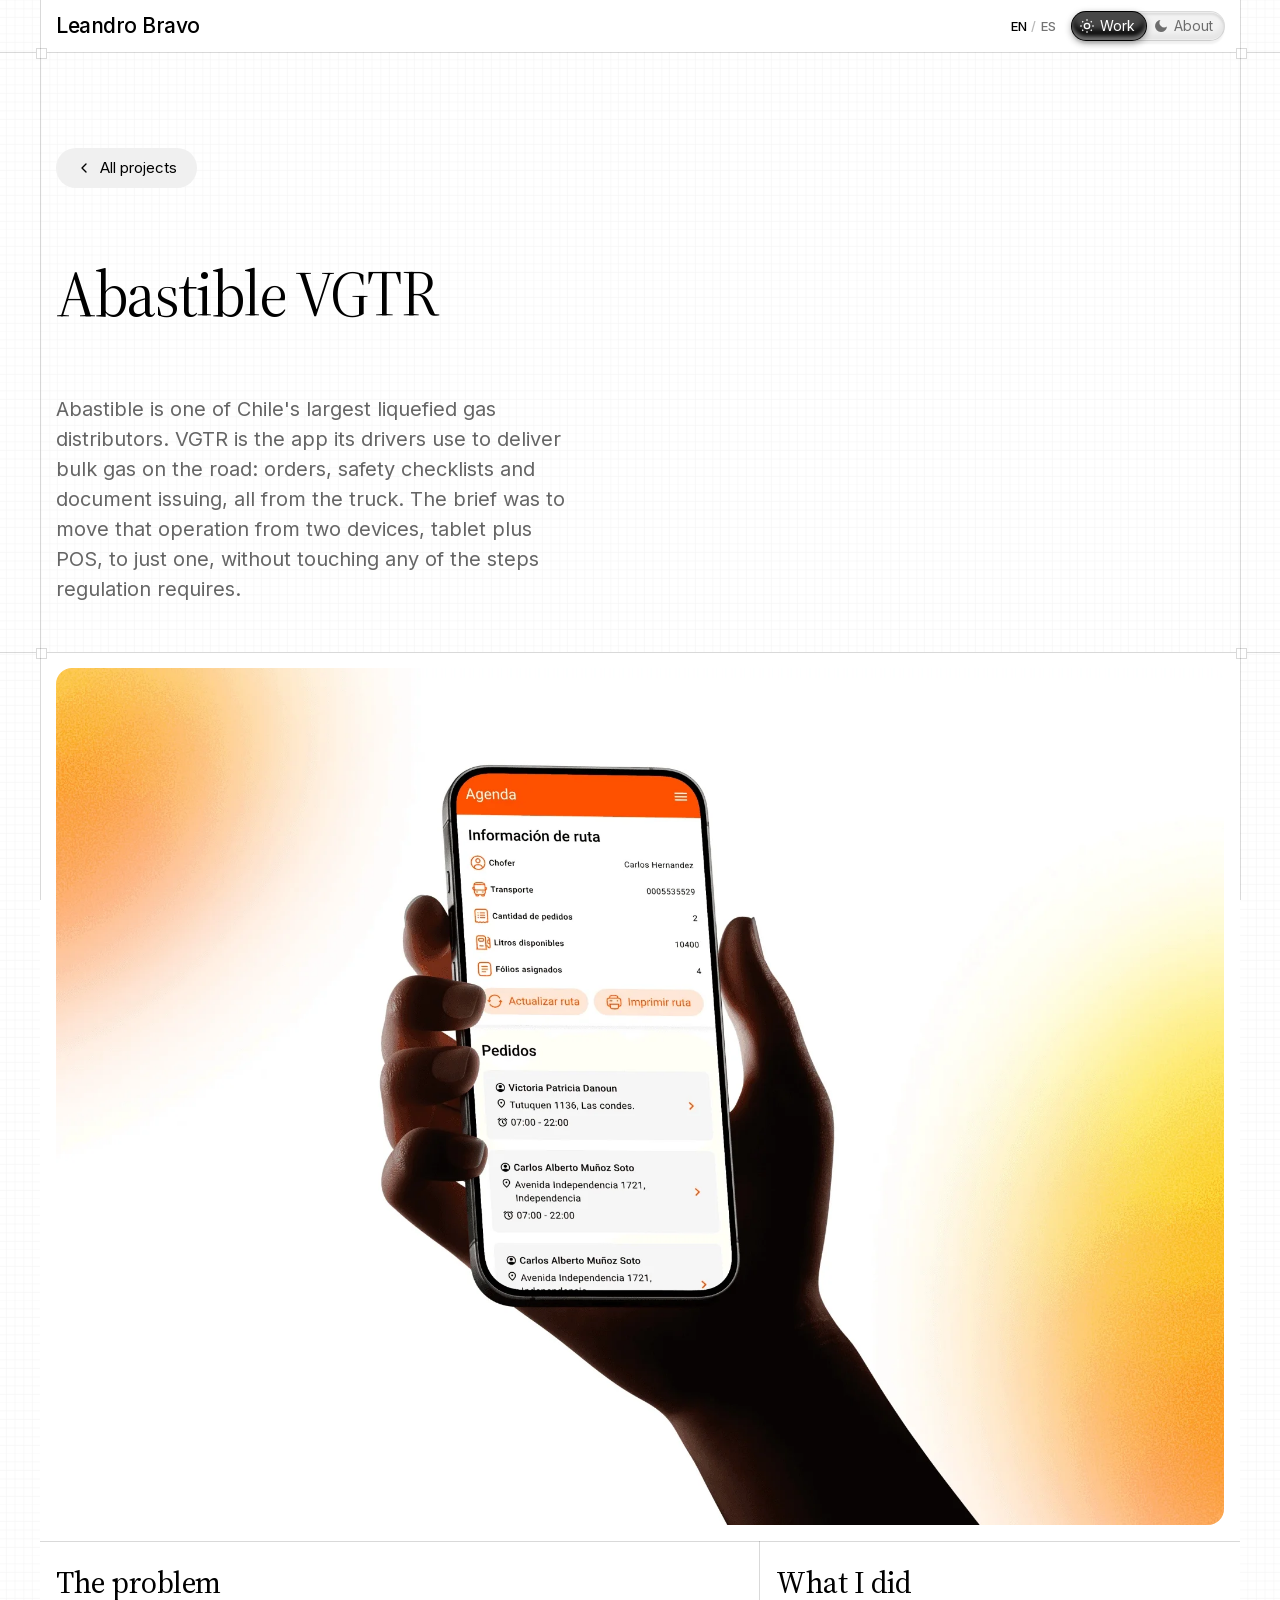
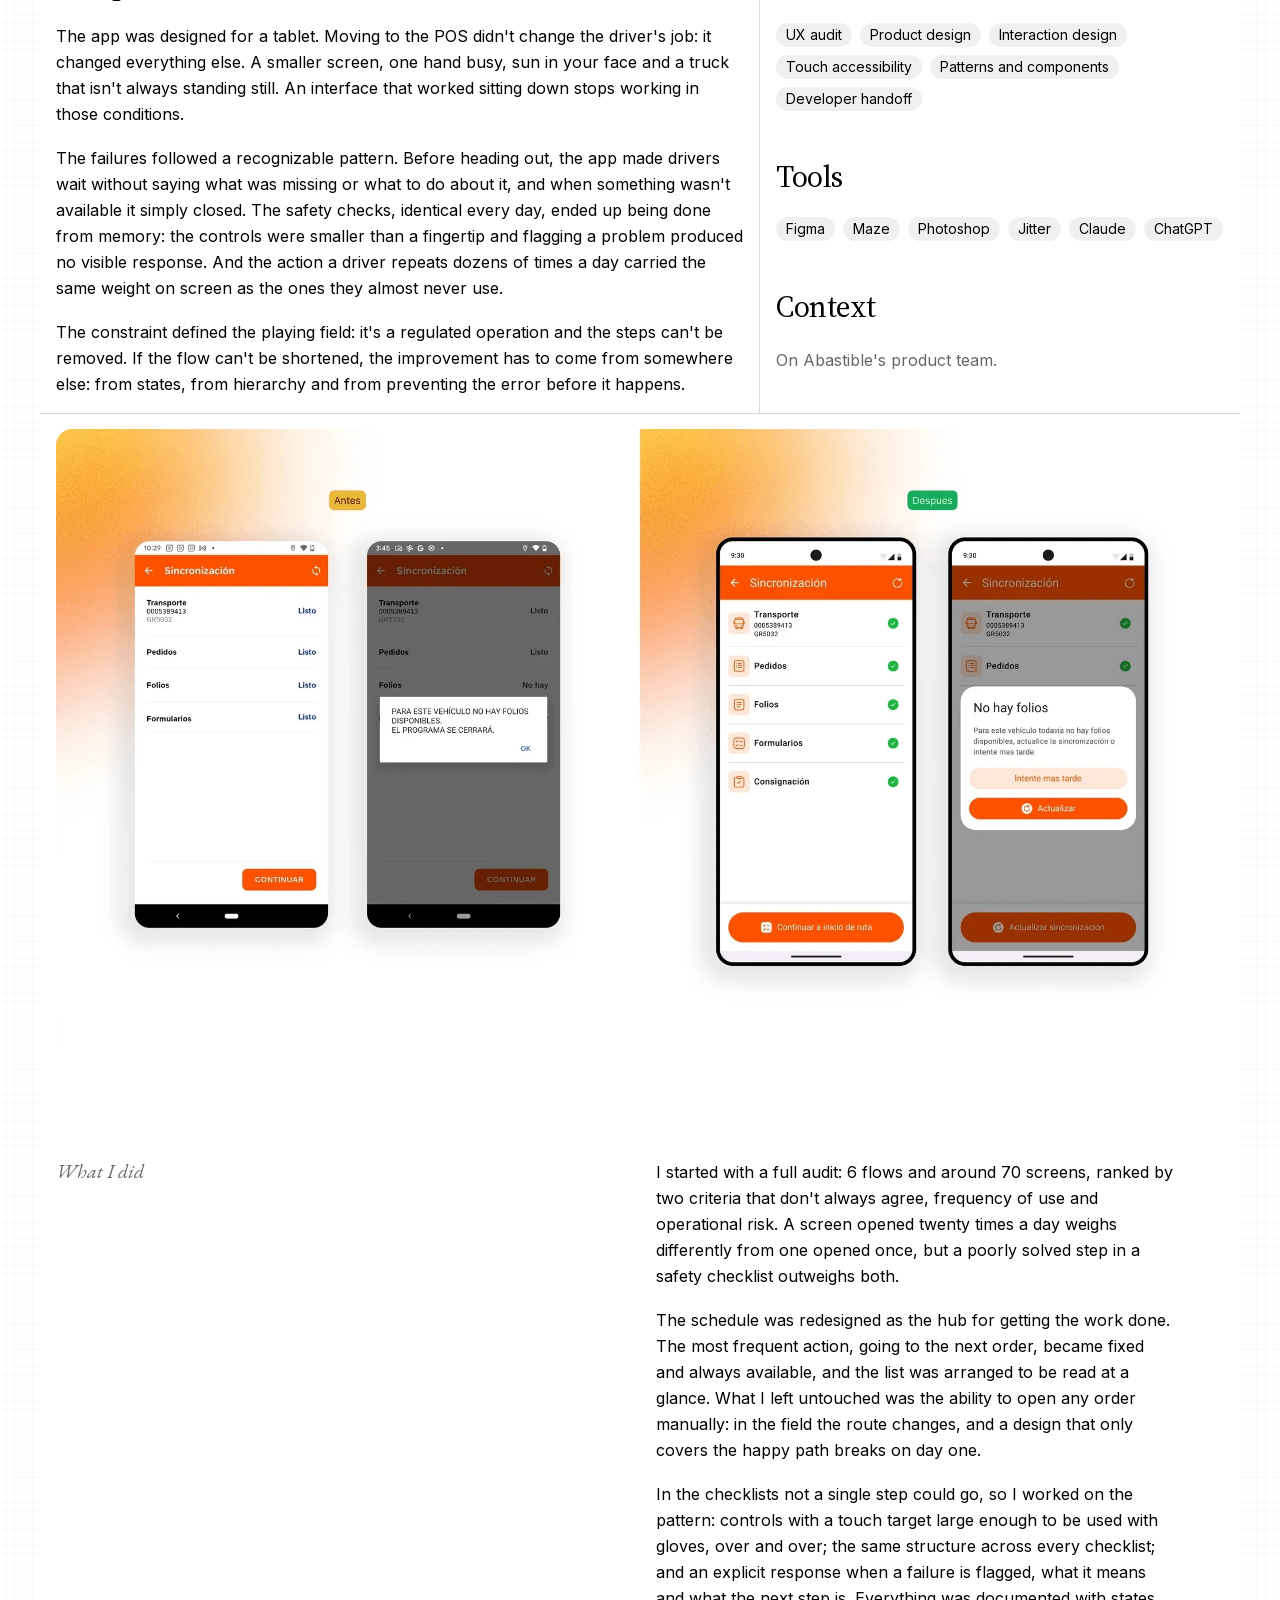
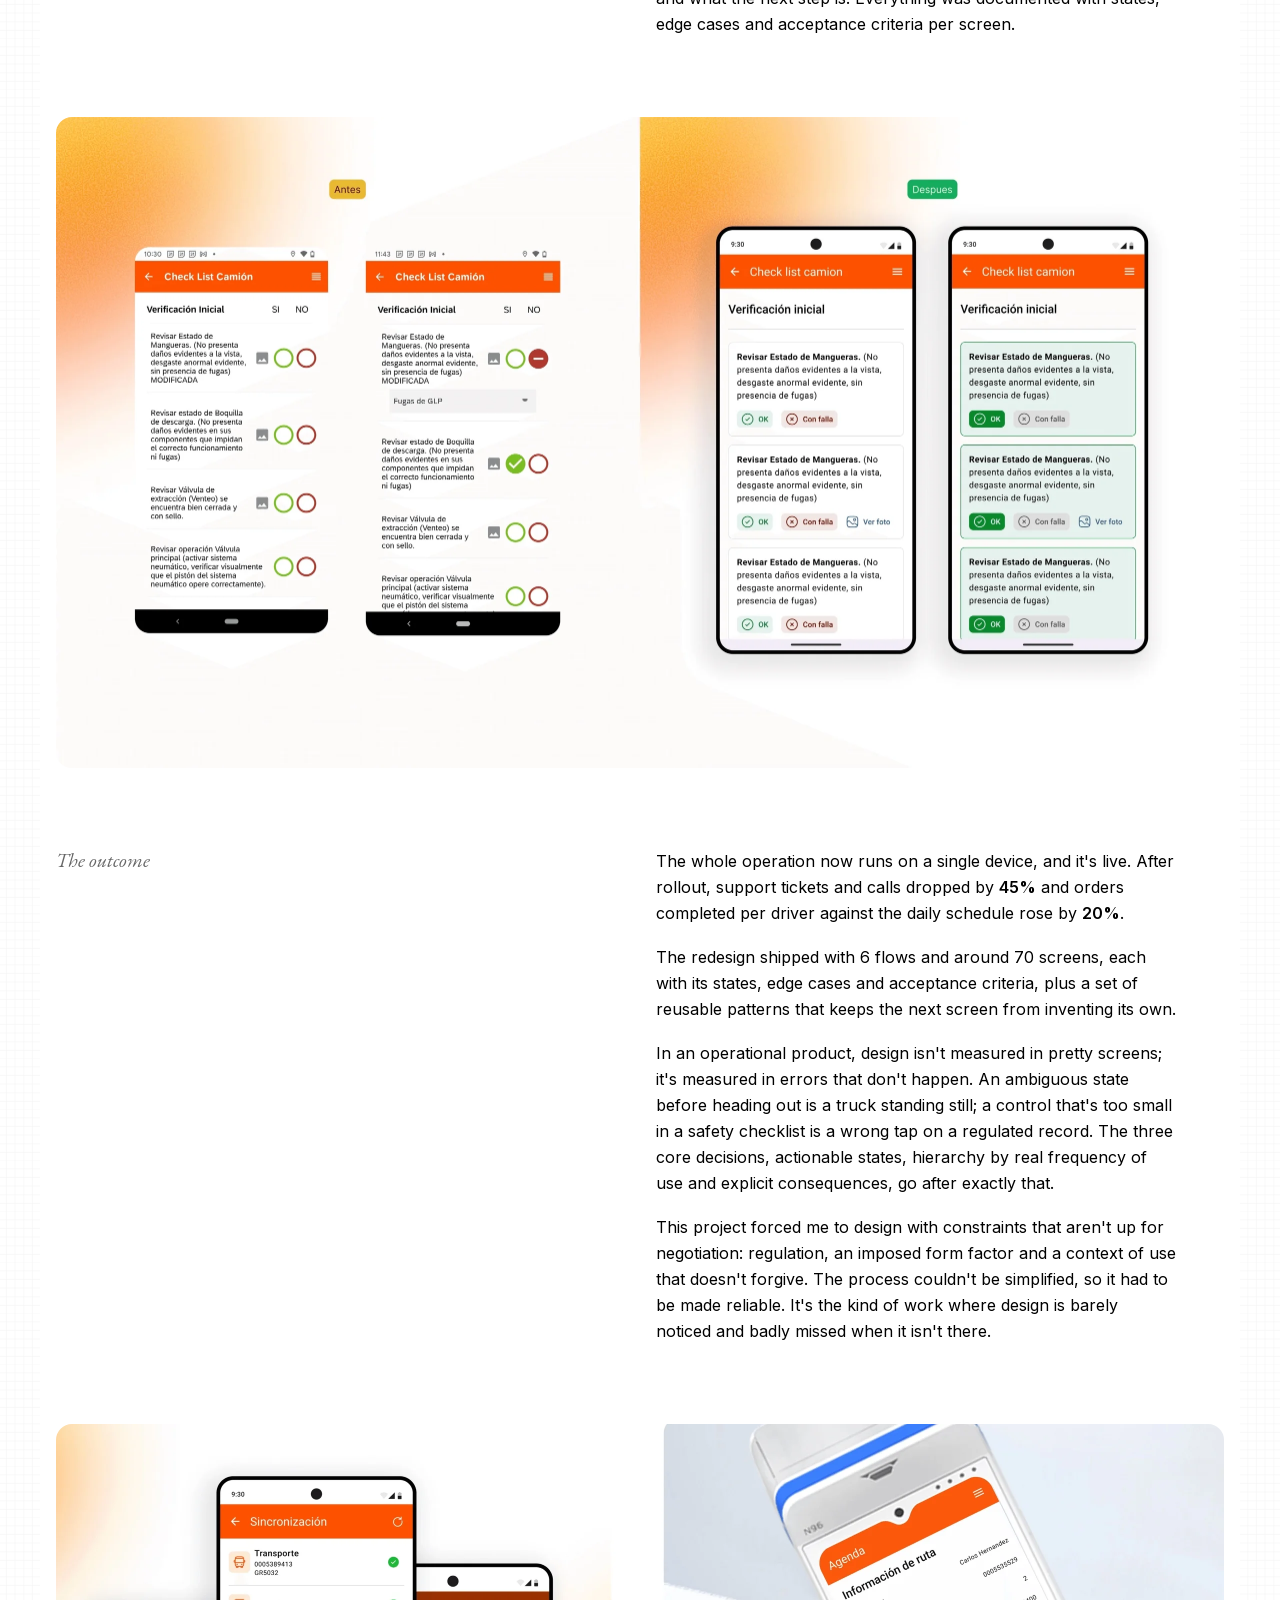
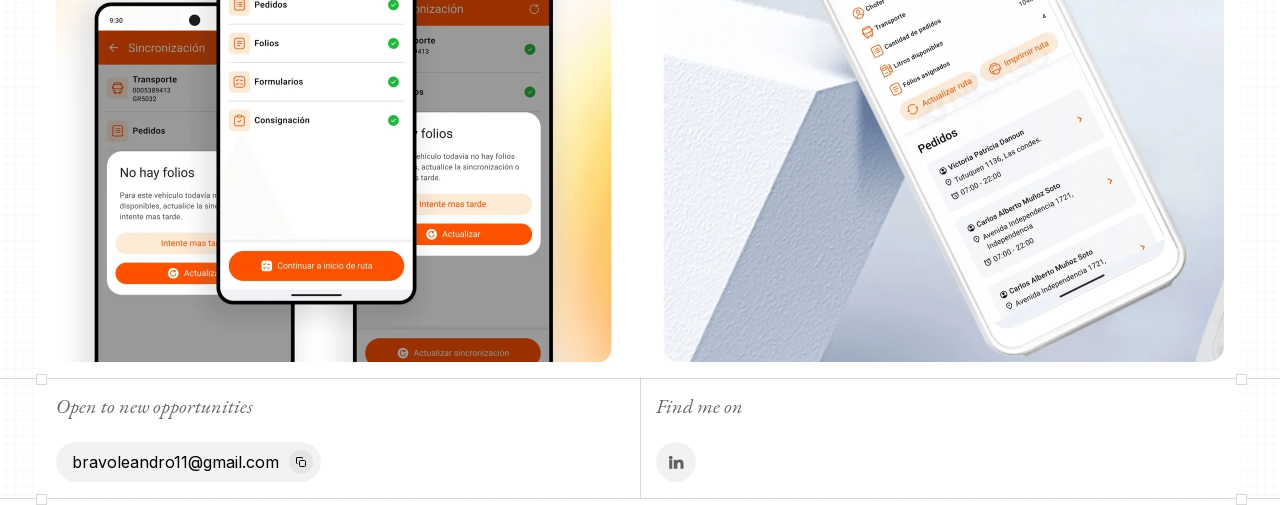
<file: en/abastible.html>
<!DOCTYPE html>
<html lang="en">
<head>
<meta charset="UTF-8">
<meta name="viewport" content="width=device-width, initial-scale=1.0">
<title>Abastible VGTR | Leandro Bravo</title>
<link rel="stylesheet" href="../style.css">
<meta name="description" content="Redesign of the operations app for Abastible's drivers: from tablet plus POS to a single device, without touching the steps regulation requires. After rollout, support tickets fell 45% and completed orders rose 20%.">
<link rel="icon" href="../favicon.svg" type="image/svg+xml">
<link rel="apple-touch-icon" href="../apple-touch-icon.png">
<link rel="canonical" href="https://leandrobravo.com/en/abastible.html">
<!-- Las dos versiones de esta página. Le dice a Google cuál mostrar según el
     idioma de quien busca; `x-default` es la que ve el resto del mundo. -->
<link rel="alternate" hreflang="es" href="https://leandrobravo.com/abastible.html">
<link rel="alternate" hreflang="en" href="https://leandrobravo.com/en/abastible.html">
<link rel="alternate" hreflang="x-default" href="https://leandrobravo.com/en/abastible.html">
<meta name="theme-color" content="#ffffff">
<!-- Las dos fuentes del primer pantallazo, pedidas ya: si no, el
     navegador no las descubre hasta haber leído style.css entero.
     `crossorigin` es obligatorio aunque sean del propio sitio: las
     fuentes siempre se piden en modo CORS y sin él se bajan dos veces. -->
<link rel="preload" href="../fonts/source-serif-4-normal.woff2" as="font" type="font/woff2" crossorigin>
<link rel="preload" href="../fonts/inter-normal.woff2" as="font" type="font/woff2" crossorigin>
<!-- Open Graph: la tarjeta que se ve al pegar el enlace en LinkedIn, WhatsApp
     o un correo. Las URLs tienen que ser absolutas y con el dominio real: es
     una exigencia del formato. Si algún día cambias de dominio, búscalo y
     reemplázalo en las 6 páginas, en sitemap.xml, en robots.txt y en CNAME. -->
<meta property="og:type" content="website">
<meta property="og:site_name" content="Leandro Bravo">
<meta property="og:locale" content="en_US">
<meta property="og:title" content="Abastible VGTR | Leandro Bravo">
<meta property="og:description" content="Redesign of the operations app for Abastible's drivers: from tablet plus POS to a single device, without touching the steps regulation requires. After rollout, support tickets fell 45% and completed orders rose 20%.">
<meta property="og:url" content="https://leandrobravo.com/en/abastible.html">
<meta property="og:image" content="https://leandrobravo.com/img/og-card-en.png">
<meta property="og:image:width" content="1200">
<meta property="og:image:height" content="630">
<meta property="og:image:alt" content="Leandro Bravo, product designer">
<meta name="twitter:card" content="summary_large_image">
</head>
<!-- VERSIÓN EN INGLÉS de ../abastible.html. Si cambias un texto allí, cámbialo
     también aquí (ver "La versión en inglés" en EDITAR.md). -->
<body class="theme-light">
<!-- ==========================================================================
     Caso 2. Misma estructura que enovus.html: portada, y luego tres bloques
     (problema / qué hice / resultado), cada uno seguido de una imagen.
     ========================================================================== -->

<div class="guides" aria-hidden="true"></div>

<header class="site-header">
  <div class="container">
    <a href="index.html" class="logo">Leandro<span class="logo-last"> Bravo</span></a>
    <!-- IDIOMA: lleva a esta misma página en el otro idioma -->
    <a class="lang-switch" href="../abastible.html" hreflang="es" lang="es" aria-label="Leer esta página en español"><span class="lang-on">EN</span><span class="lang-sep">/</span><span>ES</span></a>
    <nav class="nav-toggle">
      <a href="index.html" class="active">
        <svg viewBox="0 0 24 24" fill="none" stroke="currentColor" stroke-width="2"><circle cx="12" cy="12" r="4"/><path d="M12 2v2M12 20v2M4.9 4.9l1.4 1.4M17.7 17.7l1.4 1.4M2 12h2M20 12h2M4.9 19.1l1.4-1.4M17.7 6.3l1.4-1.4"/></svg>
        Work
      </a>
      <a href="about.html">
        <svg viewBox="0 0 24 24" fill="currentColor"><path d="M21 12.79A9 9 0 1 1 11.21 3 7 7 0 0 0 21 12.79z"/></svg>
        About
      </a>
    </nav>
  </div>
  <div class="rule rule--header" aria-hidden="true"></div>
</header>

<main>

  <!-- ===== PORTADA DEL CASO ===== -->
  <section class="hero hero--case">
    <div class="container hero-inner">
      <a class="cv-btn back-link" href="index.html">
        <svg viewBox="0 0 24 24" fill="none" stroke="currentColor" stroke-width="2" stroke-linecap="round" stroke-linejoin="round" aria-hidden="true"><path d="M15 18l-6-6 6-6"/></svg>
        All projects
      </a>
      <h1 class="case-title">Abastible VGTR</h1>
      <p class="case-lead">Abastible is one of Chile's largest liquefied gas distributors. VGTR is the app its drivers use to deliver bulk gas on the road: orders, safety checklists and document issuing, all from the truck. The brief was to move that operation from two devices, tablet plus POS, to just one, without touching any of the steps regulation requires.</p>
    </div>
  </section>

  <div class="rule" aria-hidden="true"></div>

  <div class="container bg-solid">

    <figure class="case-figure">
      <img src="../img/abastible-portada.webp" alt="The driver's schedule on the POS device" width="2000" height="1468">
    </figure>

    <!-- ===== RESUMEN + FICHAS =====
         REVISAR: las herramientas son una propuesta mía, corrígelas. -->
    <div class="rule rule--inset" aria-hidden="true"></div>
    <div class="case-summary">
      <div>
        <h2 class="case-h">The problem</h2>
        <p>The app was designed for a tablet. Moving to the POS didn't change the driver's job: it changed everything else. A smaller screen, one hand busy, sun in your face and a truck that isn't always standing still. An interface that worked sitting down stops working in those conditions.</p>
        <p>The failures followed a recognizable pattern. Before heading out, the app made drivers wait without saying what was missing or what to do about it, and when something wasn't available it simply closed. The safety checks, identical every day, ended up being done from memory: the controls were smaller than a fingertip and flagging a problem produced no visible response. And the action a driver repeats dozens of times a day carried the same weight on screen as the ones they almost never use.</p>
        <p>The constraint defined the playing field: it's a regulated operation and the steps can't be removed. If the flow can't be shortened, the improvement has to come from somewhere else: from states, from hierarchy and from preventing the error before it happens.</p>
      </div>
      <div class="case-aside">
        <h2 class="case-h">What I did</h2>
        <ul class="chips">
          <li class="chip">UX audit</li>
          <li class="chip">Product design</li>
          <li class="chip">Interaction design</li>
          <li class="chip">Touch accessibility</li>
          <li class="chip">Patterns and components</li>
          <li class="chip">Developer handoff</li>
        </ul>

        <h2 class="case-h">Tools</h2>
        <ul class="chips">
          <li class="chip">Figma</li>
          <li class="chip">Maze</li>
          <li class="chip">Photoshop</li>
          <li class="chip">Jitter</li>
          <li class="chip">Claude</li>
          <li class="chip">ChatGPT</li>
        </ul>

        <h2 class="case-h">Context</h2>
        <p class="case-context">On Abastible's product team.</p>
      </div>
    </div>
    <div class="rule rule--inset" aria-hidden="true"></div>

    <figure class="case-figure">
      <img src="../img/abastible-sincronizacion.webp" alt="Sync, before and after: from a flat list to a checklist with per-resource status" width="2036" height="1132" loading="lazy" decoding="async">
    </figure>

    <!-- ===== QUÉ HICE ===== -->
    <div class="case-block">
      <p class="eyebrow">What I did</p>
      <div>
        <p>I started with a full audit: 6 flows and around 70 screens, ranked by two criteria that don't always agree, frequency of use and operational risk. A screen opened twenty times a day weighs differently from one opened once, but a poorly solved step in a safety checklist outweighs both.</p>
        <p>The schedule was redesigned as the hub for getting the work done. The most frequent action, going to the next order, became fixed and always available, and the list was arranged to be read at a glance. What I left untouched was the ability to open any order manually: in the field the route changes, and a design that only covers the happy path breaks on day one.</p>
        <p>In the checklists not a single step could go, so I worked on the pattern: controls with a touch target large enough to be used with gloves, over and over; the same structure across every checklist; and an explicit response when a failure is flagged, what it means and what the next step is. Everything was documented with states, edge cases and acceptance criteria per screen.</p>
      </div>
    </div>

    <figure class="case-figure">
      <img src="../img/abastible-checklists.webp" alt="Checklists, before and after: accessible touch controls and an explicit response to a failure" width="2336" height="1303" loading="lazy" decoding="async">
    </figure>

    <!-- ===== EL RESULTADO =====
         Cifras medidas después de la implementación (confirmadas por Leandro
         el 2026-10-18). Son las mismas del CV: si cambian, cambiar ambos. -->
    <div class="case-block">
      <p class="eyebrow">The outcome</p>
      <div>
        <p>The whole operation now runs on a single device, and it's live. After rollout, support tickets and calls dropped by <strong>45%</strong> and orders completed per driver against the daily schedule rose by <strong>20%</strong>.</p>
        <p>The redesign shipped with 6 flows and around 70 screens, each with its states, edge cases and acceptance criteria, plus a set of reusable patterns that keeps the next screen from inventing its own.</p>
        <p>In an operational product, design isn't measured in pretty screens; it's measured in errors that don't happen. An ambiguous state before heading out is a truck standing still; a control that's too small in a safety checklist is a wrong tap on a regulated record. The three core decisions, actionable states, hierarchy by real frequency of use and explicit consequences, go after exactly that.</p>
        <p>This project forced me to design with constraints that aren't up for negotiation: regulation, an imposed form factor and a context of use that doesn't forgive. The process couldn't be simplified, so it had to be made reliable. It's the kind of work where design is barely noticed and badly missed when it isn't there.</p>
      </div>
    </div>

    <figure class="case-figure">
      <img src="../img/abastible-cierre.webp" alt="The full system running on the POS device" width="2336" height="1075" loading="lazy" decoding="async">
    </figure>

  </div>

  <div class="rule" aria-hidden="true"></div>

  <div class="container">
    <footer class="site-footer bg-solid-block">
      <div class="footer-col">
        <p class="eyebrow">Open to new opportunities</p>
        <button class="email-pill" id="copyEmailBtn" data-email="bravoleandro11@gmail.com">
          <span class="email-label">bravoleandro11@gmail.com</span>
          <span class="copy-icon"><svg viewBox="0 0 24 24" fill="none" stroke="currentColor" stroke-width="2"><rect x="9" y="9" width="12" height="12" rx="2"/><path d="M5 15H4a1 1 0 0 1-1-1V4a1 1 0 0 1 1-1h10a1 1 0 0 1 1 1v1"/></svg></span>
        </button>
      </div>
      <div class="footer-col">
        <p class="eyebrow">Find me on</p>
        <div class="social-row">
          <a class="icon-circle" href="https://www.linkedin.com/in/leandro-bravo/" target="_blank" rel="noopener" aria-label="LinkedIn"><svg viewBox="0 0 24 24" fill="currentColor"><path d="M4.98 3.5a2.5 2.5 0 1 1 0 5 2.5 2.5 0 0 1 0-5zM3 9h4v12H3zM9 9h3.8v1.7h.05c.53-1 1.83-2.05 3.77-2.05C20.9 8.65 22 11 22 14.4V21h-4v-5.7c0-1.36-.02-3.1-1.9-3.1-1.9 0-2.2 1.48-2.2 3v5.8H9z"/></svg></a>
        </div>
      </div>
    </footer>
  </div>

  <div class="rule" aria-hidden="true"></div>

</main>

<script src="../script.js"></script>
</body>
</html>
</file>
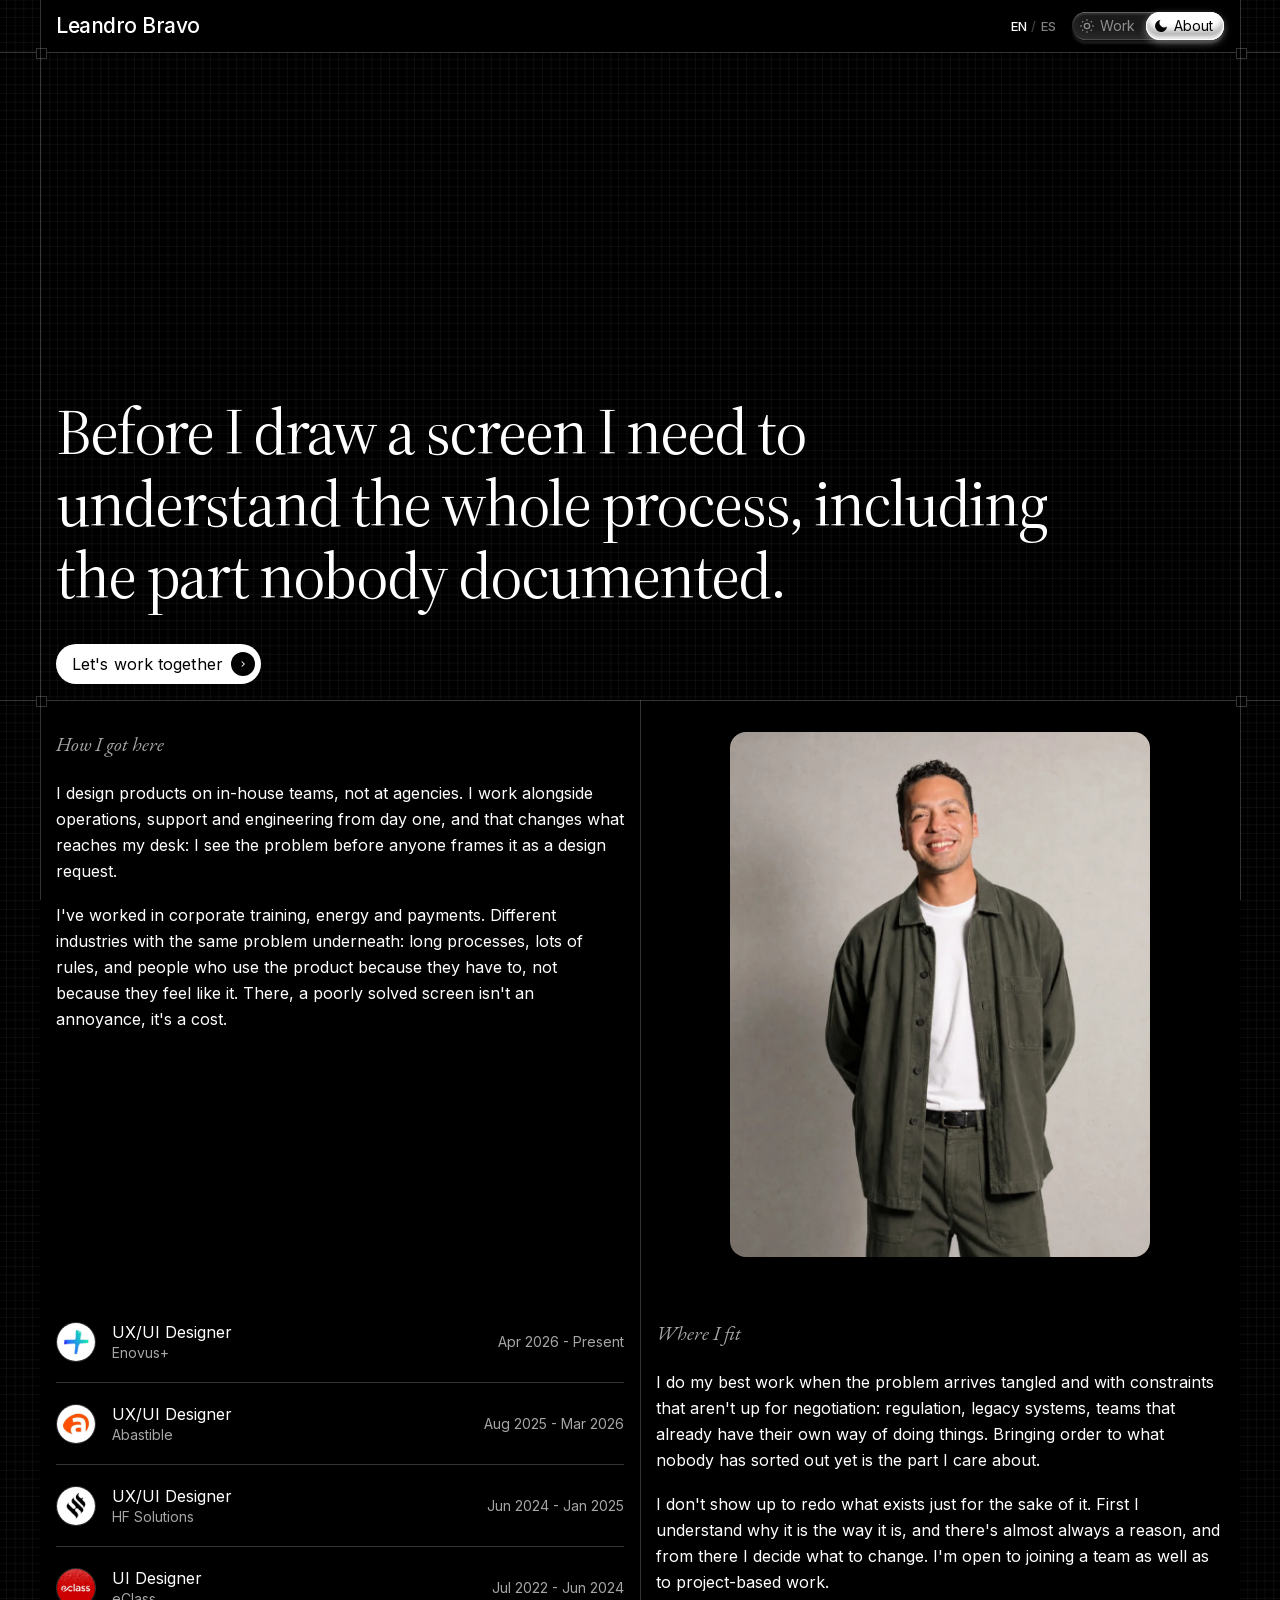
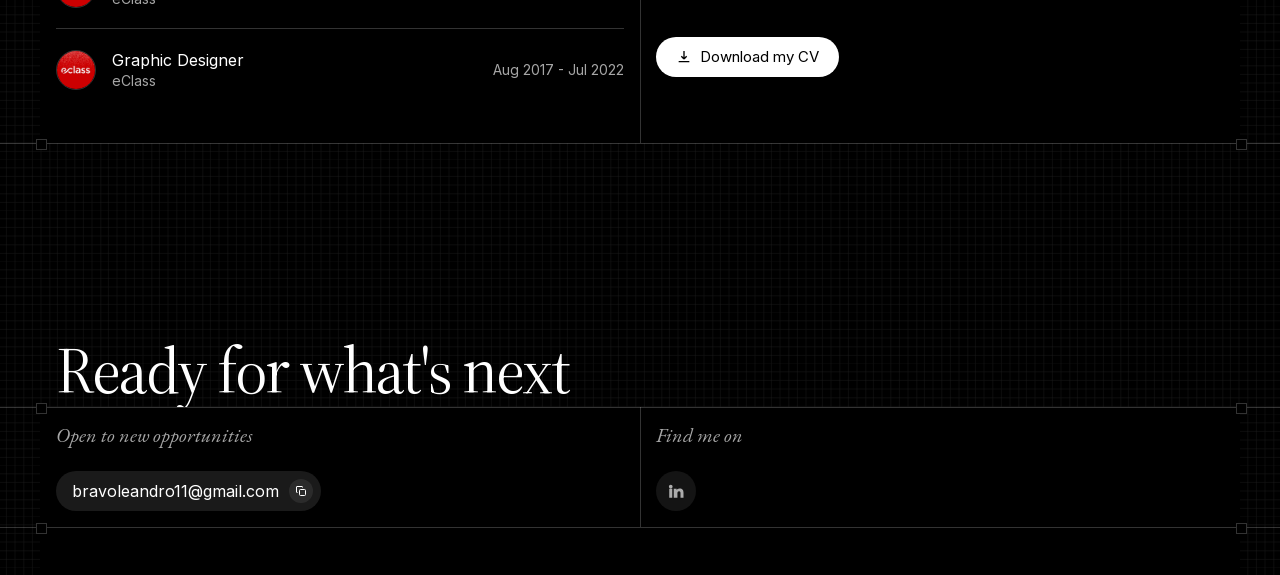
<file: en/about.html>
<!DOCTYPE html>
<html lang="en">
<head>
<meta charset="UTF-8">
<meta name="viewport" content="width=device-width, initial-scale=1.0">
<title>About Leandro Bravo | Product designer</title>
<link rel="stylesheet" href="../style.css">
<meta name="description" content="I design products on in-house teams, not at agencies. Before I draw a screen I need to understand the whole process, including the part nobody documented.">
<link rel="icon" href="../favicon.svg" type="image/svg+xml">
<link rel="apple-touch-icon" href="../apple-touch-icon.png">
<link rel="canonical" href="https://leandrobravo.com/en/about.html">
<!-- Las dos versiones de esta página. Le dice a Google cuál mostrar según el
     idioma de quien busca; `x-default` es la que ve el resto del mundo. -->
<link rel="alternate" hreflang="es" href="https://leandrobravo.com/about.html">
<link rel="alternate" hreflang="en" href="https://leandrobravo.com/en/about.html">
<link rel="alternate" hreflang="x-default" href="https://leandrobravo.com/en/about.html">
<meta name="theme-color" content="#000000">
<!-- Las dos fuentes del primer pantallazo, pedidas ya: si no, el
     navegador no las descubre hasta haber leído style.css entero.
     `crossorigin` es obligatorio aunque sean del propio sitio: las
     fuentes siempre se piden en modo CORS y sin él se bajan dos veces. -->
<link rel="preload" href="../fonts/source-serif-4-normal.woff2" as="font" type="font/woff2" crossorigin>
<link rel="preload" href="../fonts/inter-normal.woff2" as="font" type="font/woff2" crossorigin>
<!-- Open Graph: la tarjeta que se ve al pegar el enlace en LinkedIn, WhatsApp
     o un correo. Las URLs tienen que ser absolutas y con el dominio real: es
     una exigencia del formato. Si algún día cambias de dominio, búscalo y
     reemplázalo en las 6 páginas, en sitemap.xml, en robots.txt y en CNAME. -->
<meta property="og:type" content="website">
<meta property="og:site_name" content="Leandro Bravo">
<meta property="og:locale" content="en_US">
<meta property="og:title" content="About Leandro Bravo | Product designer">
<meta property="og:description" content="I design products on in-house teams, not at agencies. Before I draw a screen I need to understand the whole process, including the part nobody documented.">
<meta property="og:url" content="https://leandrobravo.com/en/about.html">
<meta property="og:image" content="https://leandrobravo.com/img/og-card-en.png">
<meta property="og:image:width" content="1200">
<meta property="og:image:height" content="630">
<meta property="og:image:alt" content="Leandro Bravo, product designer">
<meta name="twitter:card" content="summary_large_image">
<!-- Datos estructurados: le dice a Google y a los buscadores con IA quién
     eres, en un formato que entienden sin adivinar. No lleva el correo a
     propósito: ya está visible en el pie para quien lo necesite, y aquí sólo
     serviría para que lo recogieran los robots de spam más cómodamente. -->
<script type="application/ld+json">
{
  "@context": "https://schema.org",
  "@type": "Person",
  "@id": "https://leandrobravo.com/#leandro",
  "name": "Leandro Bravo",
  "givenName": "Leandro",
  "familyName": "Bravo",
  "url": "https://leandrobravo.com/",
  "image": "https://leandrobravo.com/img/leandro.webp",
  "jobTitle": "Product designer",
  "description": "Product designer. I design for complex operations: fewer steps, fewer errors, more people actually using it. Case studies in corporate training, energy and payments.",
  "worksFor": {
    "@type": "Organization",
    "name": "Enovus+"
  },
  "knowsAbout": [
    "Product design",
    "Design systems",
    "Information architecture",
    "UI design",
    "Accessibility"
  ],
  "sameAs": [
    "https://www.linkedin.com/in/leandro-bravo/"
  ]
}
</script>
</head>
<!-- VERSIÓN EN INGLÉS de ../about.html. Si cambias un texto allí, cámbialo
     también aquí (ver "La versión en inglés" en EDITAR.md). -->
<body class="theme-dark">
<!-- ==========================================================================
     Guía de edición completa en EDITAR.md (misma carpeta).
     Los textos son texto plano: búscalos y reemplázalos.
     Las imágenes son la URL dentro de cada <img src="...">.
     Esta es la página oscura; los colores salen de `body.theme-dark`
     en style.css.
     ========================================================================== -->

<div class="guides" aria-hidden="true"></div>

<header class="site-header">
  <div class="container">
    <!-- NOMBRE / LOGO -->
    <a href="index.html" class="logo">Leandro<span class="logo-last"> Bravo</span></a>
    <!-- IDIOMA: lleva a esta misma página en el otro idioma -->
    <a class="lang-switch" href="../about.html" hreflang="es" lang="es" aria-label="Leer esta página en español"><span class="lang-on">EN</span><span class="lang-sep">/</span><span>ES</span></a>
    <nav class="nav-toggle">
      <a href="index.html">
        <svg viewBox="0 0 24 24" fill="none" stroke="currentColor" stroke-width="2"><circle cx="12" cy="12" r="4"/><path d="M12 2v2M12 20v2M4.9 4.9l1.4 1.4M17.7 17.7l1.4 1.4M2 12h2M20 12h2M4.9 19.1l1.4-1.4M17.7 6.3l1.4-1.4"/></svg>
        Work
      </a>
      <a href="about.html" class="active">
        <svg viewBox="0 0 24 24" fill="currentColor"><path d="M21 12.79A9 9 0 1 1 11.21 3 7 7 0 0 0 21 12.79z"/></svg>
        About
      </a>
    </nav>
  </div>
  <!-- El filete inferior del header, con sus marcadores, va aquí dentro para
       que quede por encima de la caja blanca -->
  <div class="rule rule--header" aria-hidden="true"></div>
</header>

<main>

  <section class="hero">
    <div class="container hero-inner">
      <!-- TITULAR PRINCIPAL — calibrado para cortar en 3 líneas.
           Si cambias el largo, ajusta `.hero h1 { max-width }` en style.css -->
      <h1 class="story" data-reveal>Before I draw a screen I need to understand the whole process, including the part nobody documented.</h1>
      <a class="btn-pill" href="mailto:bravoleandro11@gmail.com">
        Let's work together
        <span class="arrow"><svg viewBox="0 0 24 24" fill="none" stroke="currentColor" stroke-width="2.5"><path d="M9 6l6 6-6 6"/></svg></span>
      </a>
    </div>
  </section>

  <div class="rule" aria-hidden="true"></div>

  <!-- Bloque de biografía e historial: fondo negro propio, la rejilla no se ve
       aquí dentro. El hero, el cierre y el footer sí la dejan ver. -->
  <div class="container bg-solid">

    <!-- ===== BIOGRAFÍA + RETRATO =====
         Columna izquierda: el rótulo en cursiva (.eyebrow) y los párrafos.
         Columna derecha: una sola foto (ver `.portrait` en style.css).

         OJO: estos dos párrafos son un esqueleto. Sólo dicen lo que se puede
         sostener con tu trayectoria; falta tu historia personal (de dónde
         vienes, cómo llegaste al diseño, qué haces fuera del trabajo).
         Cuéntamelo suelto y lo reescribo.

         LA FOTO: deja tu retrato en img/leandro.webp. Se recorta en vertical
         4:5, así que elige una donde quepas bien de medio cuerpo. -->
    <div class="split">
      <div>
        <p class="eyebrow">How I got here</p>
        <p>I design products on in-house teams, not at agencies. I work alongside operations, support and engineering from day one, and that changes what reaches my desk: I see the problem before anyone frames it as a design request.</p>
        <p>I've worked in corporate training, energy and payments. Different industries with the same problem underneath: long processes, lots of rules, and people who use the product because they have to, not because they feel like it. There, a poorly solved screen isn't an annoyance, it's a cost.</p>
      </div>
      <div class="portrait">
        <img src="../img/leandro.webp" alt="Leandro Bravo" width="900" height="1124">
      </div>
    </div>

    <div class="split split--tight">
      <div>
        <!-- ===== HISTORIAL LABORAL =====
             Cada .timeline-row es un puesto: avatar (40x40), cargo,
             empresa y fechas. Para quitar uno, borra su bloque entero.
             Estas mismas cuatro filas están repetidas en index.html: si tocas
             una empresa, una fecha o un logo, cámbialo en los dos sitios. -->
        <div class="timeline">
          <div class="timeline-row">
            <img class="avatar" src="../img/enovus.webp" alt="" width="400" height="400" loading="lazy" decoding="async">
            <div><div class="role">UX/UI Designer</div><div class="company">Enovus+</div></div>
            <div class="date">Apr 2026 - Present</div>
          </div>
          <div class="timeline-row">
            <img class="avatar" src="../img/abastible.webp" alt="" width="400" height="400" loading="lazy" decoding="async">
            <div><div class="role">UX/UI Designer</div><div class="company">Abastible</div></div>
            <div class="date">Aug 2025 - Mar 2026</div>
          </div>
          <div class="timeline-row">
            <img class="avatar" src="../img/hf-solutions.webp" alt="" width="400" height="400" loading="lazy" decoding="async">
            <div><div class="role">UX/UI Designer</div><div class="company">HF Solutions</div></div>
            <div class="date">Jun 2024 - Jan 2025</div>
          </div>
          <div class="timeline-row">
            <img class="avatar" src="../img/eclass.webp" alt="" width="200" height="200" loading="lazy" decoding="async">
            <div><div class="role">UI Designer</div><div class="company">eClass</div></div>
            <div class="date">Jul 2022 - Jun 2024</div>
          </div>
          <div class="timeline-row">
            <img class="avatar" src="../img/eclass.webp" alt="" width="200" height="200" loading="lazy" decoding="async">
            <div><div class="role">Graphic Designer</div><div class="company">eClass</div></div>
            <div class="date">Aug 2017 - Jul 2022</div>
          </div>
        </div>
      </div>
      <!-- ===== POSICIONAMIENTO + CV =====
           Este texto es a propósito distinto del "En contexto" de la portada:
           allí va la versión corta, aquí la larga. Si cambias uno, revisa que
           no acaben diciendo lo mismo. -->
      <div>
        <p class="eyebrow">Where I fit</p>
        <p>I do my best work when the problem arrives tangled and with constraints that aren't up for negotiation: regulation, legacy systems, teams that already have their own way of doing things. Bringing order to what nobody has sorted out yet is the part I care about.</p>
        <p>I don't show up to redo what exists just for the sake of it. First I understand why it is the way it is, and there's almost always a reason, and from there I decide what to change. I'm open to joining a team as well as to project-based work.</p>
        <!-- El archivo en el servidor se llama cv-leandro-bravo.pdf (sin
             espacios ni acentos, que en una URL dan problemas), pero `download`
             le pone el nombre bonito al guardarlo: eso es lo que ve quien se lo
             descarga. Si cambias uno, cambia el otro en las dos páginas. -->
        <a class="cv-btn" href="../cv-leandro-bravo-en.pdf" download="Leandro Bravo CV - Product Designer.pdf">
          <svg viewBox="0 0 24 24" fill="none" stroke="currentColor" stroke-width="2"><path d="M12 3v12m0 0l-4-4m4 4l4-4M4 19h16"/></svg>
          Download my CV
        </a>
      </div>
    </div>
  </div>

  <!-- Cierre del bloque de contexto (biografía + historial) -->
  <div class="rule" aria-hidden="true"></div>

  <!-- ===== CIERRE =====
       En el referente esta banda lleva un collage de tres recortes a la
       derecha. Como vamos con una sola foto, aquí queda sólo el titular y la
       banda es más baja (.final-inner--solo).
       Si algún día quieres una segunda imagen en el sitio, este es el hueco:
       quita la clase --solo y mete la foto en la columna derecha. -->
  <section class="final container">
    <div class="final-inner final-inner--solo">
      <h2 class="section-title section-title--xs" data-reveal>Ready for what's next</h2>
    </div>
  </section>

  <!-- Arranque del footer -->
  <div class="rule" aria-hidden="true"></div>

  <div class="container">
    <!-- ===== FOOTER =====
         El correo va en dos sitios: el texto visible y el data-email
         (lo que se copia al pulsar). Cambia los dos.
         Los enlaces de redes están en href="#": ponles tus URLs. -->
    <footer class="site-footer bg-solid-block">
      <div class="footer-col">
        <p class="eyebrow">Open to new opportunities</p>
        <button class="email-pill" id="copyEmailBtn" data-email="bravoleandro11@gmail.com">
          <span class="email-label">bravoleandro11@gmail.com</span>
          <span class="copy-icon"><svg viewBox="0 0 24 24" fill="none" stroke="currentColor" stroke-width="2"><rect x="9" y="9" width="12" height="12" rx="2"/><path d="M5 15H4a1 1 0 0 1-1-1V4a1 1 0 0 1 1-1h10a1 1 0 0 1 1 1v1"/></svg></span>
        </button>
      </div>
      <div class="footer-col">
        <p class="eyebrow">Find me on</p>
        <div class="social-row">
          <a class="icon-circle" href="https://www.linkedin.com/in/leandro-bravo/" target="_blank" rel="noopener" aria-label="LinkedIn"><svg viewBox="0 0 24 24" fill="currentColor"><path d="M4.98 3.5a2.5 2.5 0 1 1 0 5 2.5 2.5 0 0 1 0-5zM3 9h4v12H3zM9 9h3.8v1.7h.05c.53-1 1.83-2.05 3.77-2.05C20.9 8.65 22 11 22 14.4V21h-4v-5.7c0-1.36-.02-3.1-1.9-3.1-1.9 0-2.2 1.48-2.2 3v5.8H9z"/></svg></a>
        </div>
      </div>
    </footer>
  </div>

  <!-- Filete interno del footer (a sangre, con marcadores) -->
  <div class="rule" aria-hidden="true"></div>

  <div class="container">
    <div class="footer-tail bg-solid-block"></div>
  </div>

</main>

<script src="../script.js"></script>
</body>
</html>
</file>
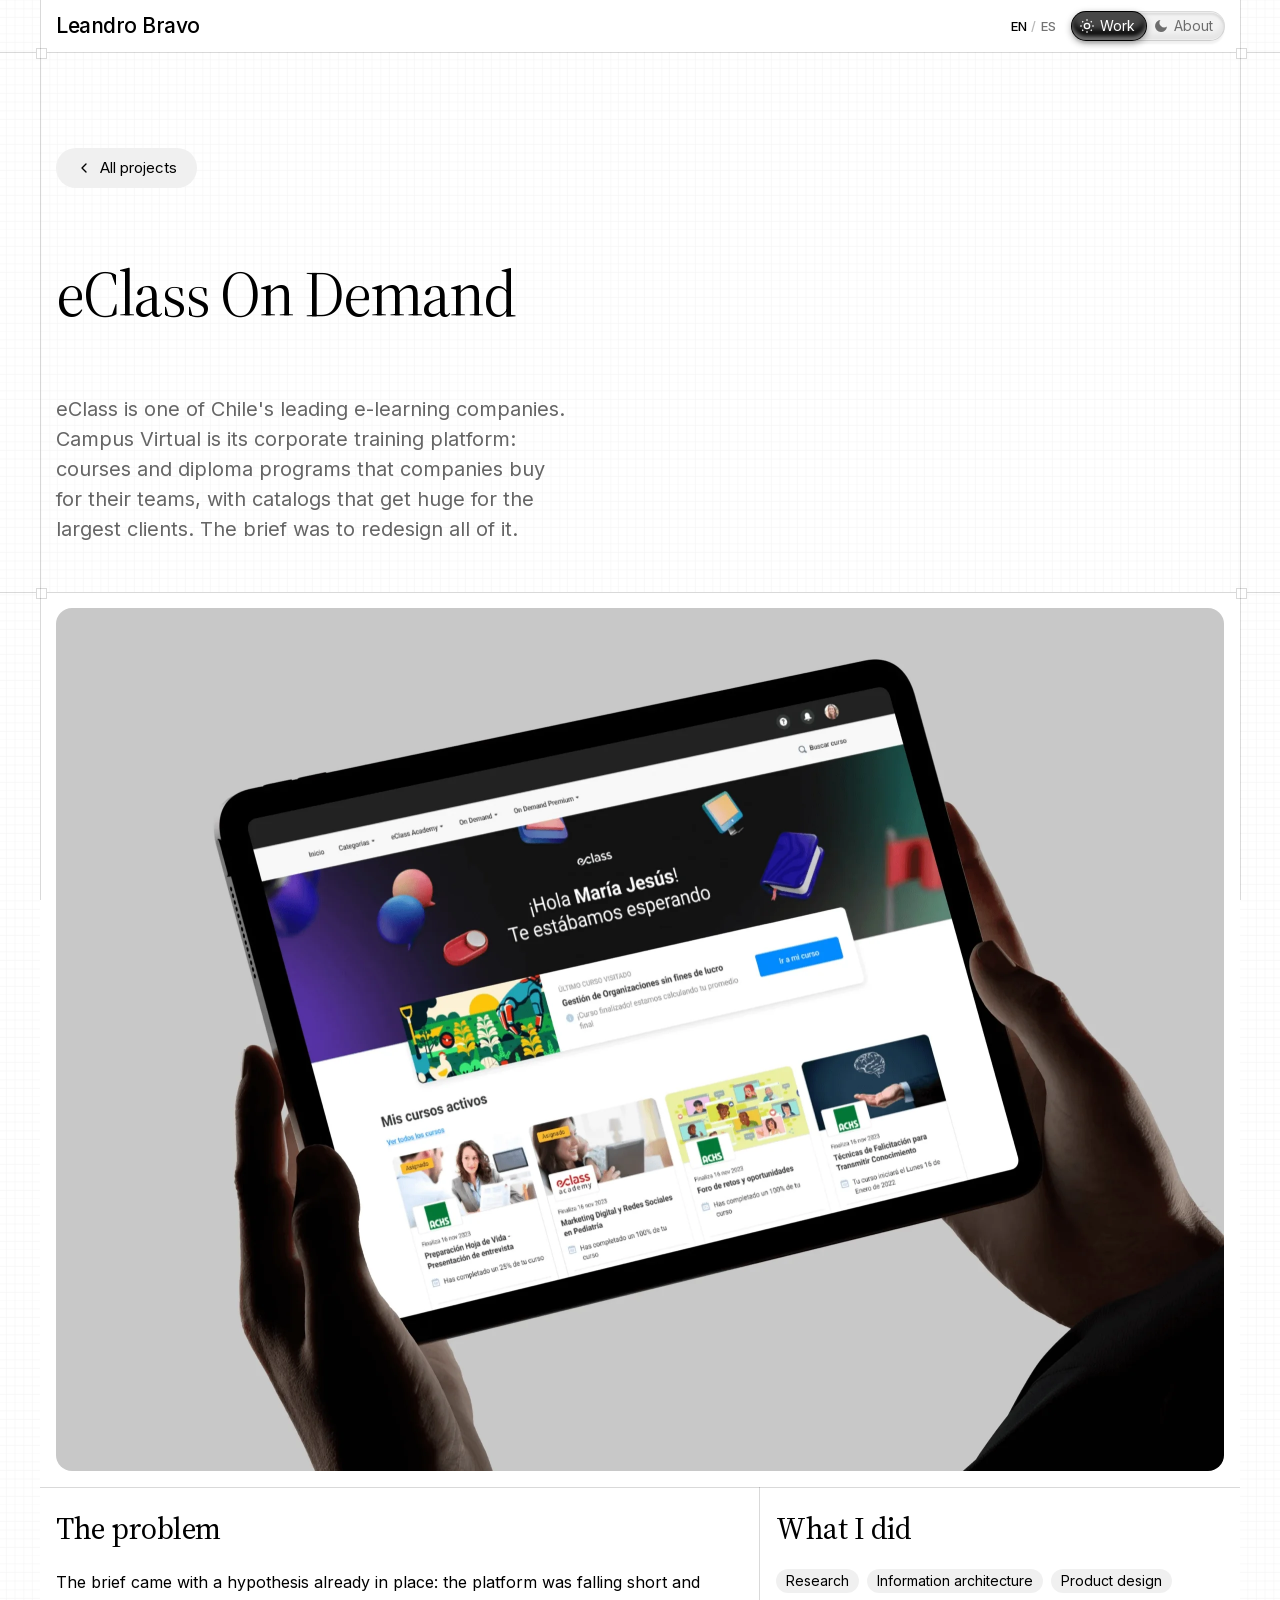
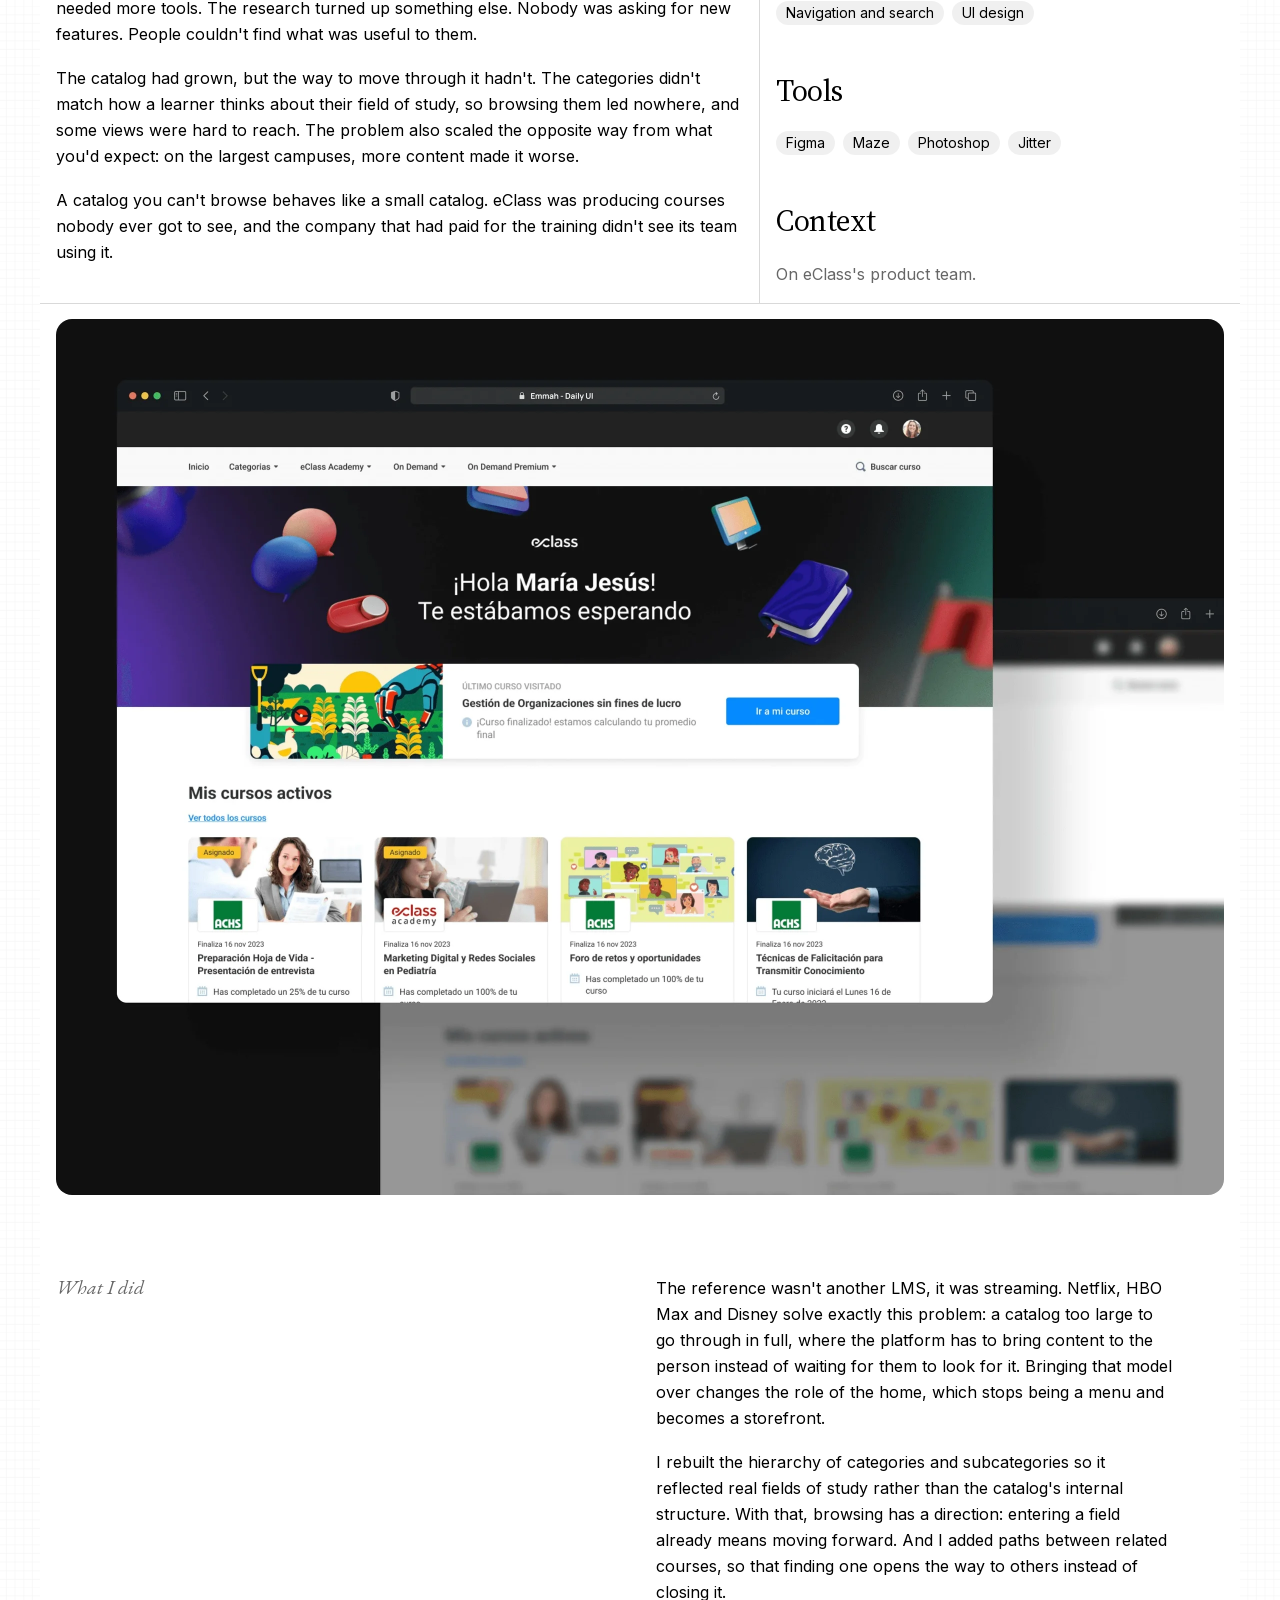
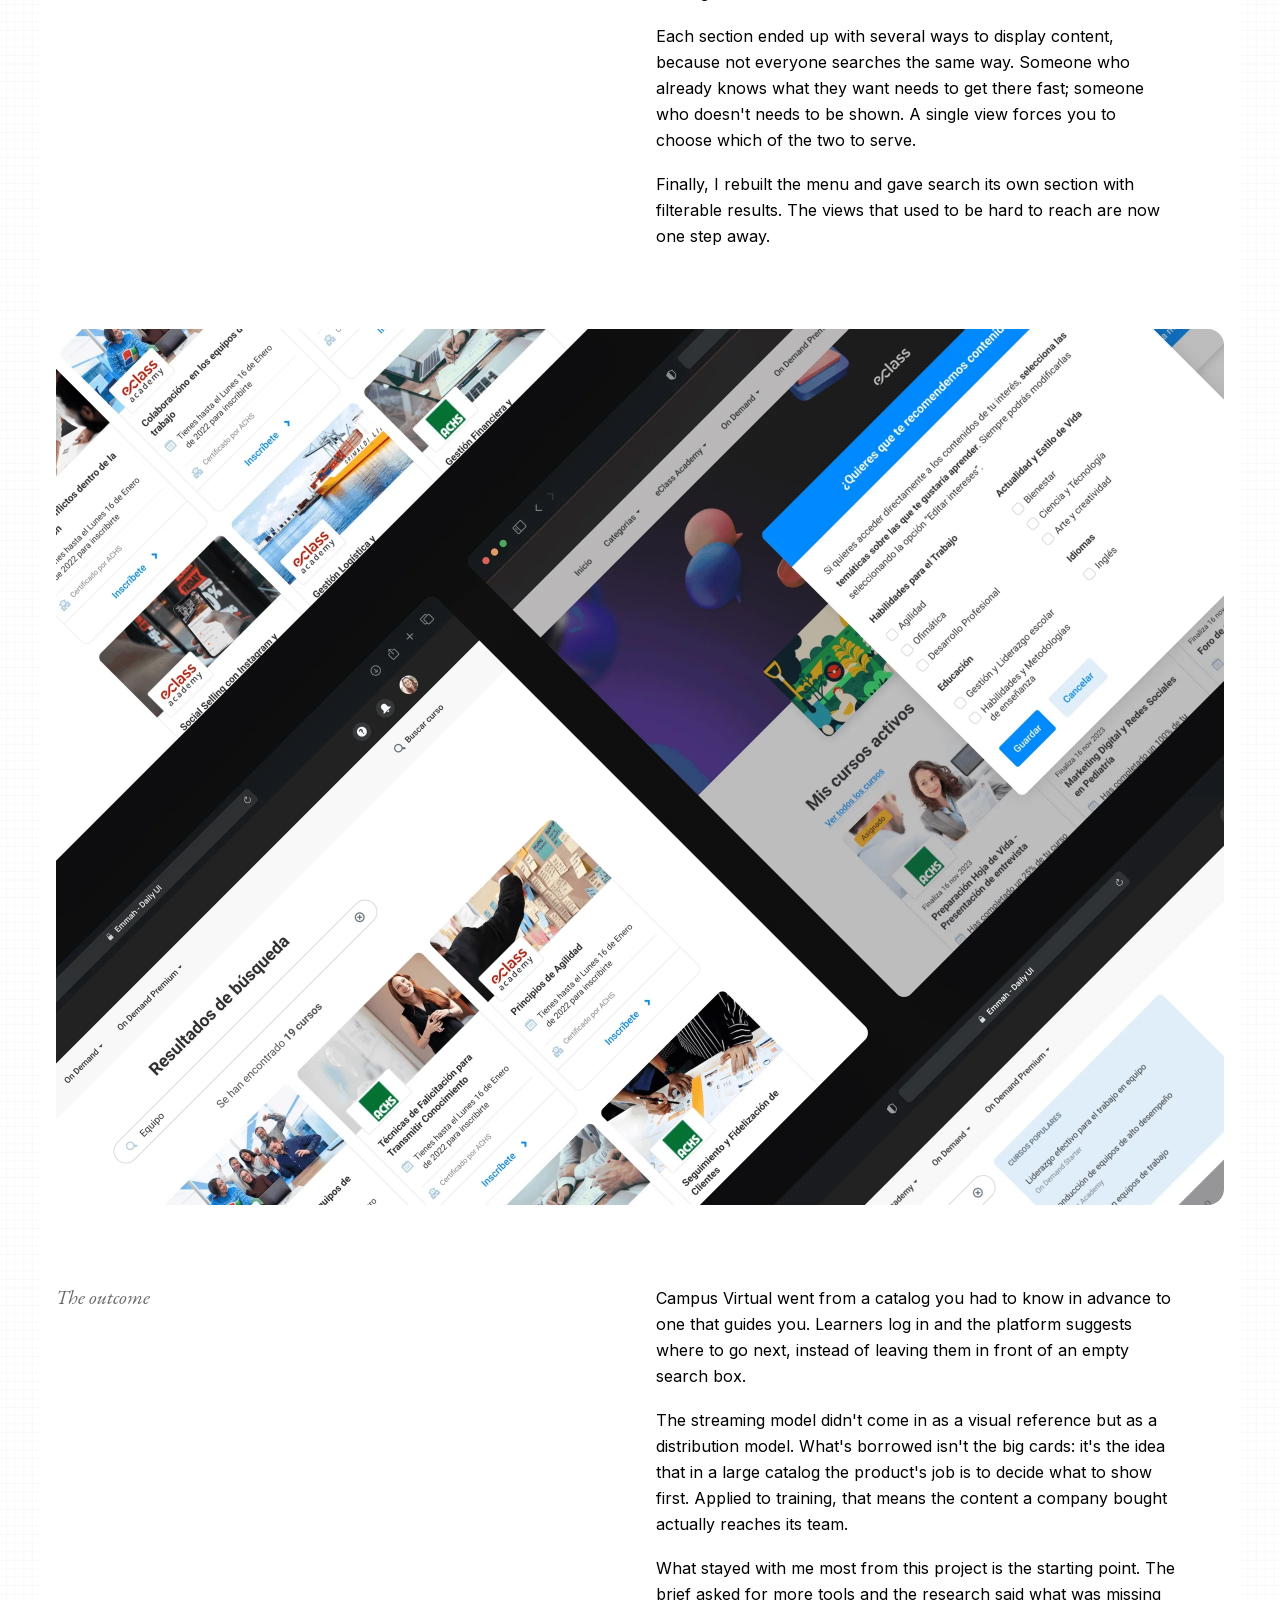
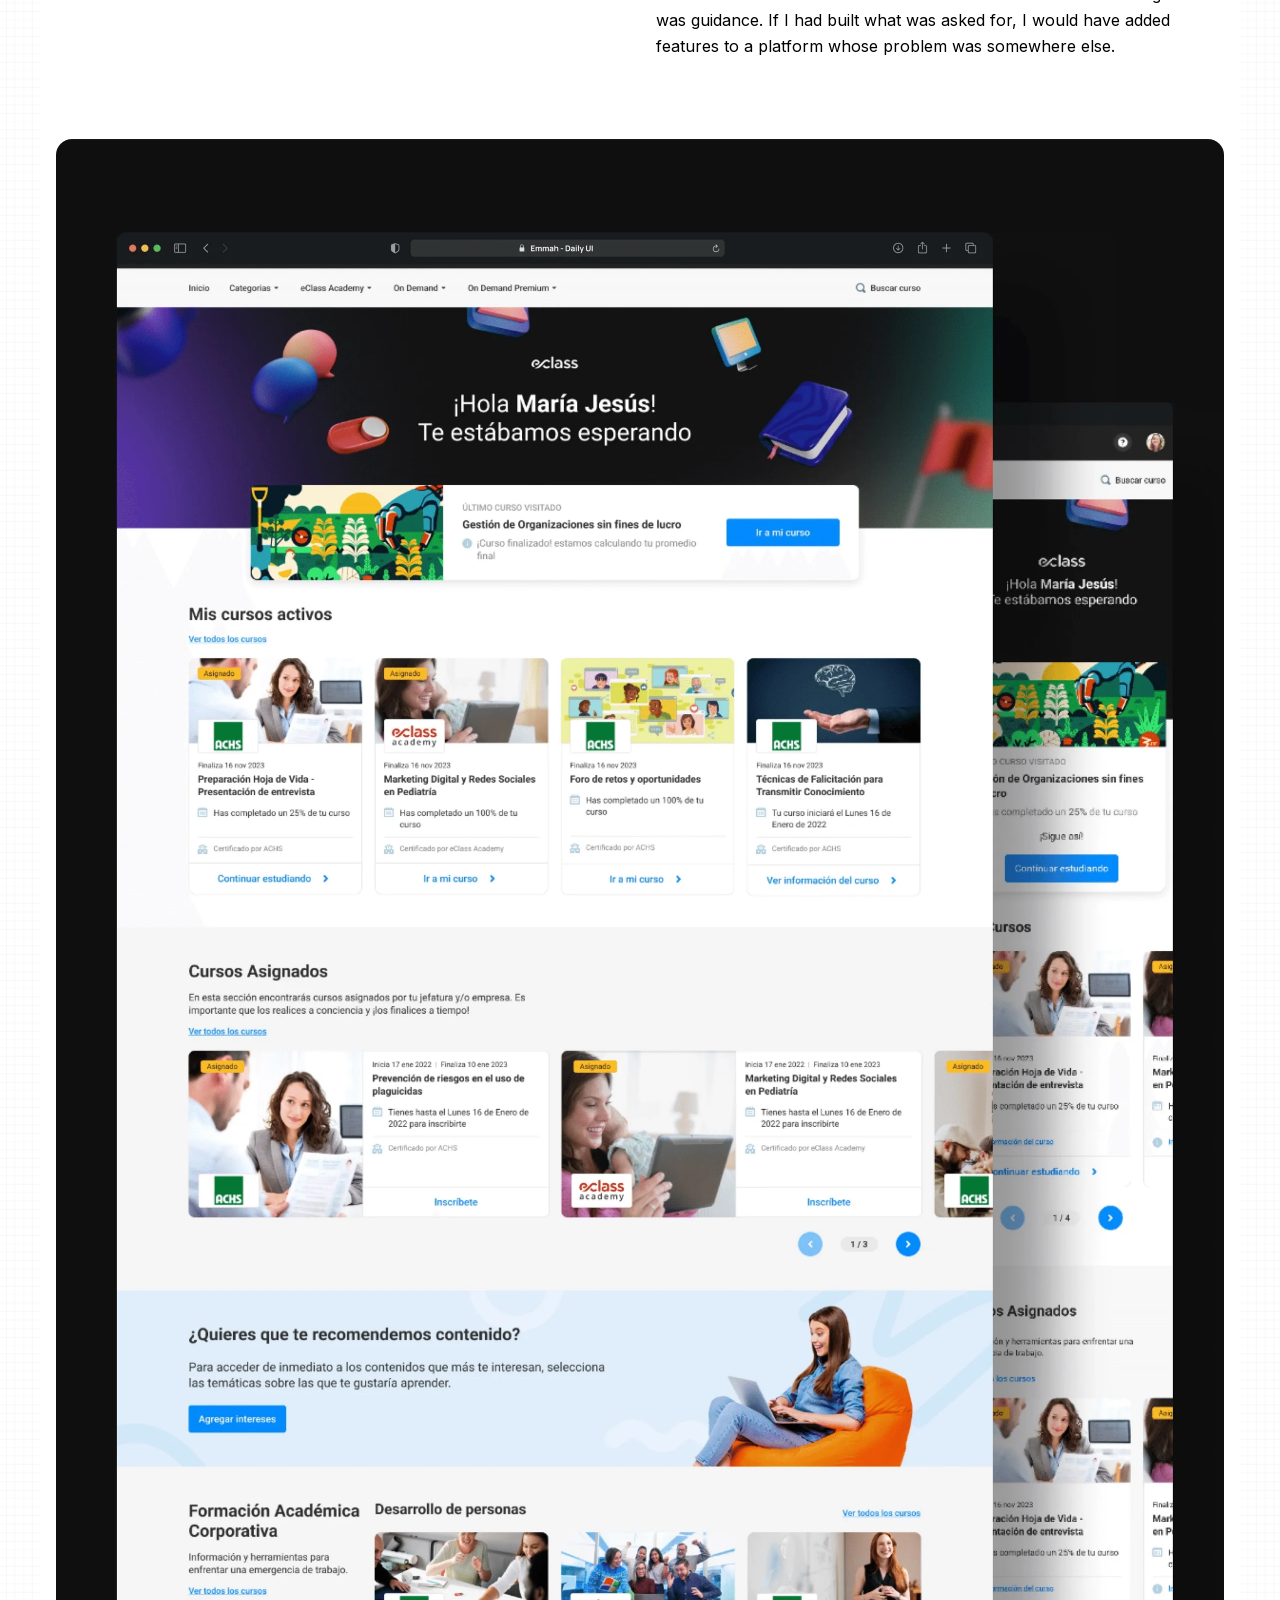
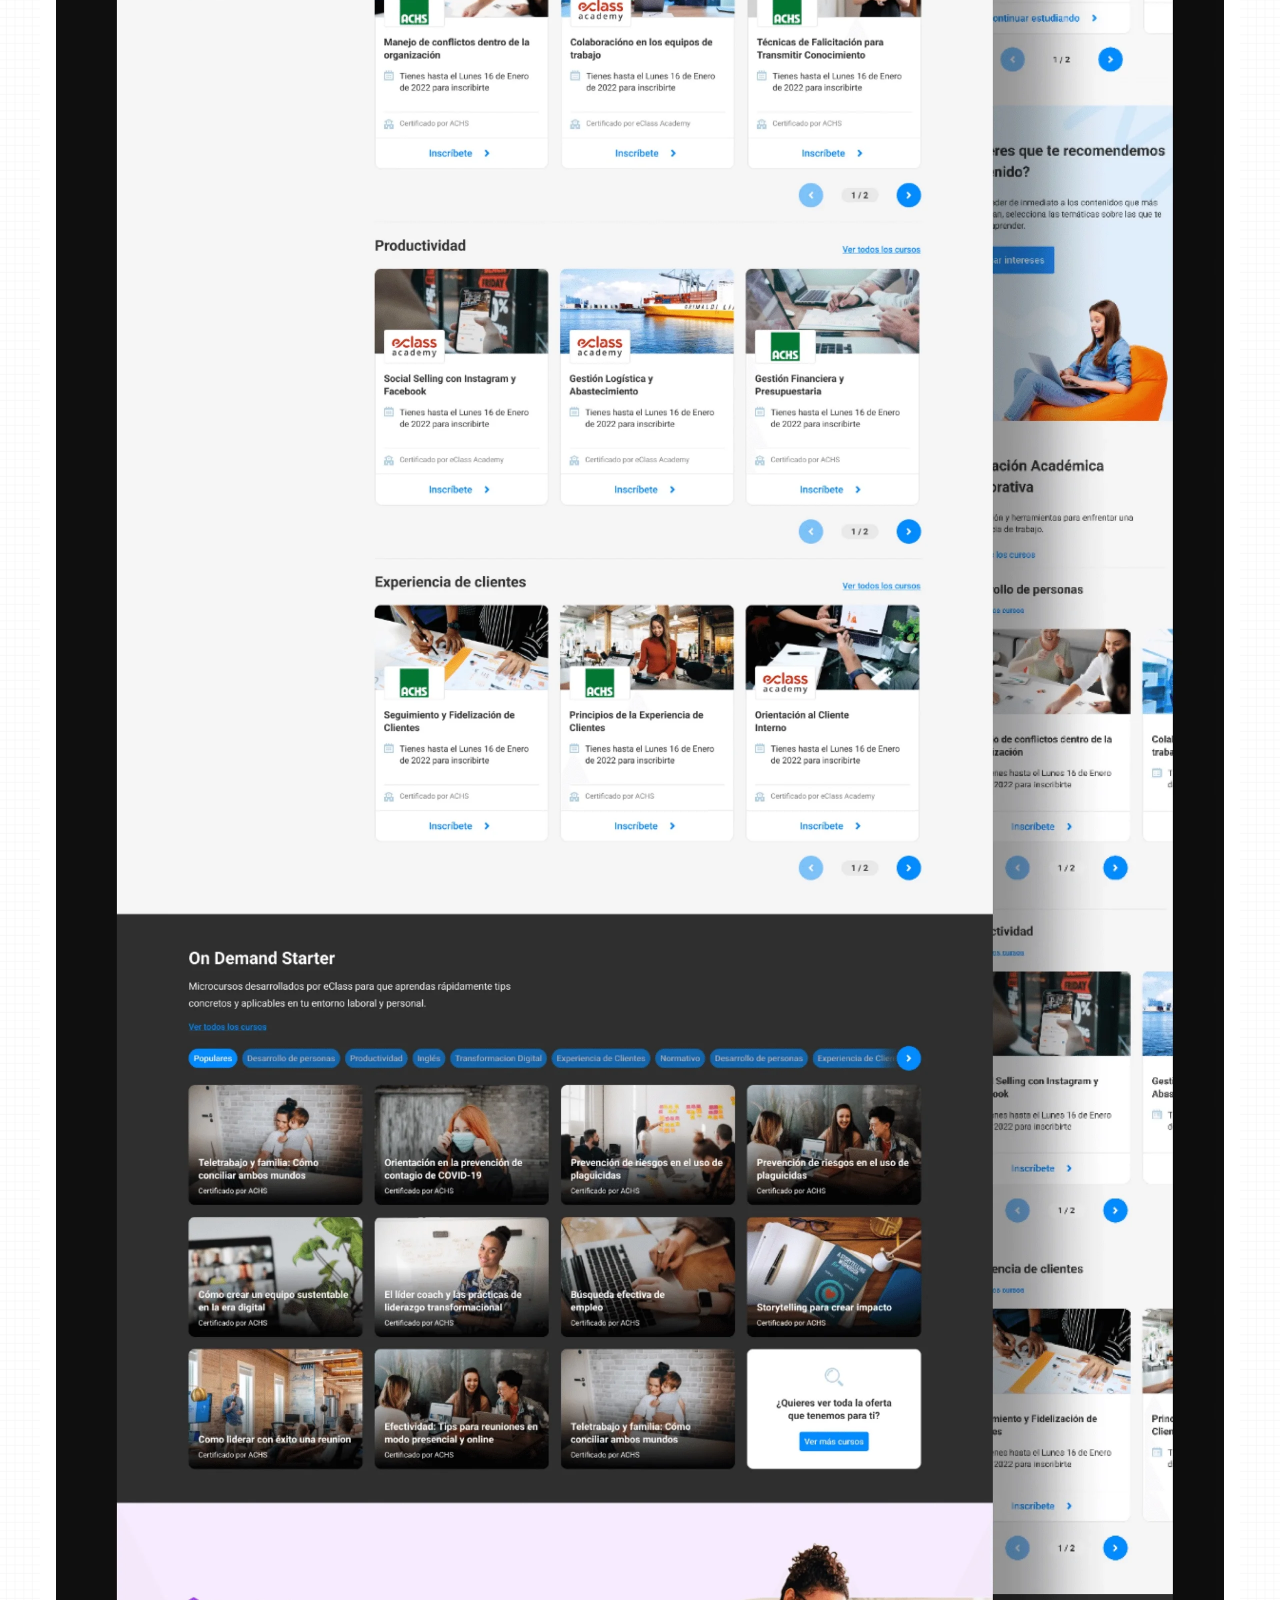
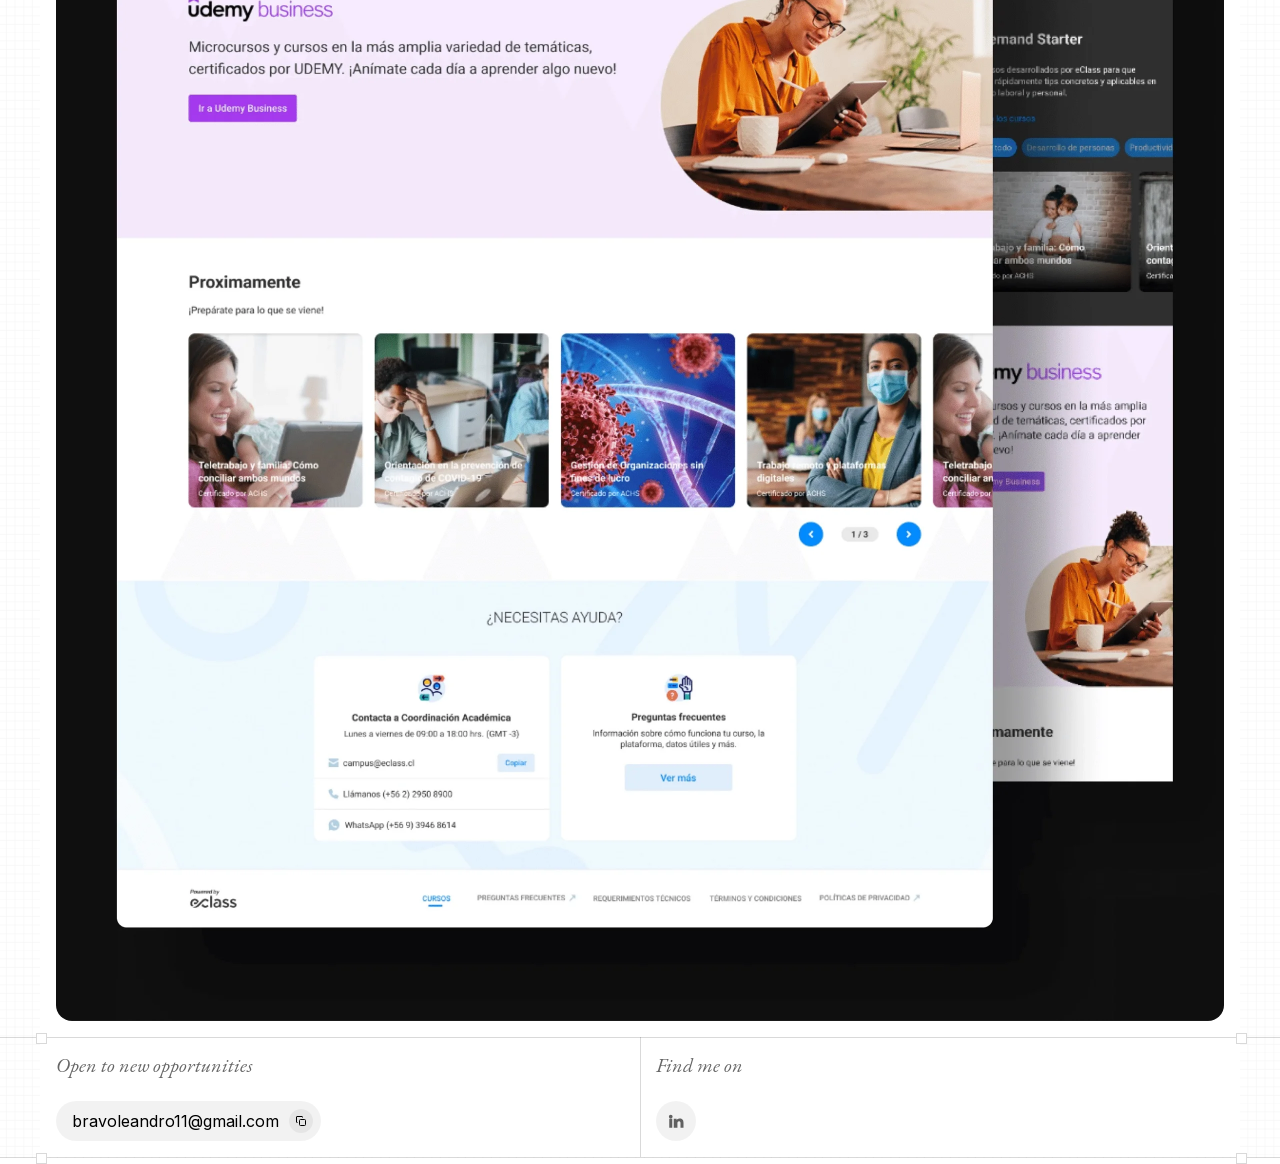
<file: en/eclass.html>
<!DOCTYPE html>
<html lang="en">
<head>
<meta charset="UTF-8">
<meta name="viewport" content="width=device-width, initial-scale=1.0">
<title>eClass On Demand | Leandro Bravo</title>
<link rel="stylesheet" href="../style.css">
<meta name="description" content="Redesign of eClass's Campus Virtual around a streaming-style catalog model: category hierarchy, paths between courses and a dedicated search.">
<link rel="icon" href="../favicon.svg" type="image/svg+xml">
<link rel="apple-touch-icon" href="../apple-touch-icon.png">
<link rel="canonical" href="https://leandrobravo.com/en/eclass.html">
<!-- Las dos versiones de esta página. Le dice a Google cuál mostrar según el
     idioma de quien busca; `x-default` es la que ve el resto del mundo. -->
<link rel="alternate" hreflang="es" href="https://leandrobravo.com/eclass.html">
<link rel="alternate" hreflang="en" href="https://leandrobravo.com/en/eclass.html">
<link rel="alternate" hreflang="x-default" href="https://leandrobravo.com/en/eclass.html">
<meta name="theme-color" content="#ffffff">
<!-- Las dos fuentes del primer pantallazo, pedidas ya: si no, el
     navegador no las descubre hasta haber leído style.css entero.
     `crossorigin` es obligatorio aunque sean del propio sitio: las
     fuentes siempre se piden en modo CORS y sin él se bajan dos veces. -->
<link rel="preload" href="../fonts/source-serif-4-normal.woff2" as="font" type="font/woff2" crossorigin>
<link rel="preload" href="../fonts/inter-normal.woff2" as="font" type="font/woff2" crossorigin>
<!-- Open Graph: la tarjeta que se ve al pegar el enlace en LinkedIn, WhatsApp
     o un correo. Las URLs tienen que ser absolutas y con el dominio real: es
     una exigencia del formato. Si algún día cambias de dominio, búscalo y
     reemplázalo en las 6 páginas, en sitemap.xml, en robots.txt y en CNAME. -->
<meta property="og:type" content="website">
<meta property="og:site_name" content="Leandro Bravo">
<meta property="og:locale" content="en_US">
<meta property="og:title" content="eClass On Demand | Leandro Bravo">
<meta property="og:description" content="Redesign of eClass's Campus Virtual around a streaming-style catalog model: category hierarchy, paths between courses and a dedicated search.">
<meta property="og:url" content="https://leandrobravo.com/en/eclass.html">
<meta property="og:image" content="https://leandrobravo.com/img/og-card-en.png">
<meta property="og:image:width" content="1200">
<meta property="og:image:height" content="630">
<meta property="og:image:alt" content="Leandro Bravo, product designer">
<meta name="twitter:card" content="summary_large_image">
</head>
<!-- VERSIÓN EN INGLÉS de ../eclass.html. Si cambias un texto allí, cámbialo
     también aquí (ver "La versión en inglés" en EDITAR.md). -->
<body class="theme-light">
<!-- ==========================================================================
     Caso 3. Misma estructura que enovus.html y abastible.html, más una
     cuarta imagen de cierre: la captura de la página entera, que mide unos
     4080px de alto en pantalla. Si alguna vez pesa demasiado, es la primera
     que se puede quitar sin tocar el resto del caso.
     ========================================================================== -->

<div class="guides" aria-hidden="true"></div>

<header class="site-header">
  <div class="container">
    <a href="index.html" class="logo">Leandro<span class="logo-last"> Bravo</span></a>
    <!-- IDIOMA: lleva a esta misma página en el otro idioma -->
    <a class="lang-switch" href="../eclass.html" hreflang="es" lang="es" aria-label="Leer esta página en español"><span class="lang-on">EN</span><span class="lang-sep">/</span><span>ES</span></a>
    <nav class="nav-toggle">
      <a href="index.html" class="active">
        <svg viewBox="0 0 24 24" fill="none" stroke="currentColor" stroke-width="2"><circle cx="12" cy="12" r="4"/><path d="M12 2v2M12 20v2M4.9 4.9l1.4 1.4M17.7 17.7l1.4 1.4M2 12h2M20 12h2M4.9 19.1l1.4-1.4M17.7 6.3l1.4-1.4"/></svg>
        Work
      </a>
      <a href="about.html">
        <svg viewBox="0 0 24 24" fill="currentColor"><path d="M21 12.79A9 9 0 1 1 11.21 3 7 7 0 0 0 21 12.79z"/></svg>
        About
      </a>
    </nav>
  </div>
  <div class="rule rule--header" aria-hidden="true"></div>
</header>

<main>

  <!-- ===== PORTADA DEL CASO ===== -->
  <section class="hero hero--case">
    <div class="container hero-inner">
      <a class="cv-btn back-link" href="index.html">
        <svg viewBox="0 0 24 24" fill="none" stroke="currentColor" stroke-width="2" stroke-linecap="round" stroke-linejoin="round" aria-hidden="true"><path d="M15 18l-6-6 6-6"/></svg>
        All projects
      </a>
      <h1 class="case-title">eClass On Demand</h1>
      <p class="case-lead">eClass is one of Chile's leading e-learning companies. Campus Virtual is its corporate training platform: courses and diploma programs that companies buy for their teams, with catalogs that get huge for the largest clients. The brief was to redesign all of it.</p>
    </div>
  </section>

  <div class="rule" aria-hidden="true"></div>

  <div class="container bg-solid">

    <figure class="case-figure">
      <img src="../img/eclass-portada.webp" alt="Campus Virtual redesigned" width="2336" height="1726">
    </figure>

    <!-- ===== RESUMEN + FICHAS =====
         REVISAR: las herramientas son una propuesta mía, corrígelas. -->
    <div class="rule rule--inset" aria-hidden="true"></div>
    <div class="case-summary">
      <div>
        <h2 class="case-h">The problem</h2>
        <p>The brief came with a hypothesis already in place: the platform was falling short and needed more tools. The research turned up something else. Nobody was asking for new features. People couldn't find what was useful to them.</p>
        <p>The catalog had grown, but the way to move through it hadn't. The categories didn't match how a learner thinks about their field of study, so browsing them led nowhere, and some views were hard to reach. The problem also scaled the opposite way from what you'd expect: on the largest campuses, more content made it worse.</p>
        <p>A catalog you can't browse behaves like a small catalog. eClass was producing courses nobody ever got to see, and the company that had paid for the training didn't see its team using it.</p>
      </div>
      <div class="case-aside">
        <h2 class="case-h">What I did</h2>
        <ul class="chips">
          <li class="chip">Research</li>
          <li class="chip">Information architecture</li>
          <li class="chip">Product design</li>
          <li class="chip">Navigation and search</li>
          <li class="chip">UI design</li>
        </ul>

        <h2 class="case-h">Tools</h2>
        <ul class="chips">
          <li class="chip">Figma</li>
          <li class="chip">Maze</li>
          <li class="chip">Photoshop</li>
          <li class="chip">Jitter</li>
        </ul>

        <h2 class="case-h">Context</h2>
        <p class="case-context">On eClass's product team.</p>
      </div>
    </div>
    <div class="rule rule--inset" aria-hidden="true"></div>

    <figure class="case-figure">
      <img src="../img/eclass-home.webp" alt="The redesigned home, arranged as a content storefront" width="2336" height="1752" loading="lazy" decoding="async">
    </figure>

    <!-- ===== QUÉ HICE ===== -->
    <div class="case-block">
      <p class="eyebrow">What I did</p>
      <div>
        <p>The reference wasn't another LMS, it was streaming. Netflix, HBO Max and Disney solve exactly this problem: a catalog too large to go through in full, where the platform has to bring content to the person instead of waiting for them to look for it. Bringing that model over changes the role of the home, which stops being a menu and becomes a storefront.</p>
        <p>I rebuilt the hierarchy of categories and subcategories so it reflected real fields of study rather than the catalog's internal structure. With that, browsing has a direction: entering a field already means moving forward. And I added paths between related courses, so that finding one opens the way to others instead of closing it.</p>
        <p>Each section ended up with several ways to display content, because not everyone searches the same way. Someone who already knows what they want needs to get there fast; someone who doesn't needs to be shown. A single view forces you to choose which of the two to serve.</p>
        <p>Finally, I rebuilt the menu and gave search its own section with filterable results. The views that used to be hard to reach are now one step away.</p>
      </div>
    </div>

    <figure class="case-figure">
      <img src="../img/eclass-busqueda.webp" alt="Search with filterable results and content recommendations" width="2336" height="1752" loading="lazy" decoding="async">
    </figure>

    <!-- ===== EL RESULTADO =====
         REVISAR: sin cifras. Si tienes datos de uso, búsqueda o inscripción
         de antes y después, me los pasas y reescribo este bloque. -->
    <div class="case-block">
      <p class="eyebrow">The outcome</p>
      <div>
        <p>Campus Virtual went from a catalog you had to know in advance to one that guides you. Learners log in and the platform suggests where to go next, instead of leaving them in front of an empty search box.</p>
        <p>The streaming model didn't come in as a visual reference but as a distribution model. What's borrowed isn't the big cards: it's the idea that in a large catalog the product's job is to decide what to show first. Applied to training, that means the content a company bought actually reaches its team.</p>
        <p>What stayed with me most from this project is the starting point. The brief asked for more tools and the research said what was missing was guidance. If I had built what was asked for, I would have added features to a platform whose problem was somewhere else.</p>
      </div>
    </div>

    <!-- La página completa de una sola pieza. Es la imagen más alta del sitio
         (unas cinco pantallas): va al final a propósito, como cierre. -->
    <figure class="case-figure">
      <img src="../img/eclass-pagina-completa.webp" alt="The full Campus Virtual page, top to bottom" width="2336" height="8164" loading="lazy" decoding="async">
    </figure>

  </div>

  <div class="rule" aria-hidden="true"></div>

  <div class="container">
    <footer class="site-footer bg-solid-block">
      <div class="footer-col">
        <p class="eyebrow">Open to new opportunities</p>
        <button class="email-pill" id="copyEmailBtn" data-email="bravoleandro11@gmail.com">
          <span class="email-label">bravoleandro11@gmail.com</span>
          <span class="copy-icon"><svg viewBox="0 0 24 24" fill="none" stroke="currentColor" stroke-width="2"><rect x="9" y="9" width="12" height="12" rx="2"/><path d="M5 15H4a1 1 0 0 1-1-1V4a1 1 0 0 1 1-1h10a1 1 0 0 1 1 1v1"/></svg></span>
        </button>
      </div>
      <div class="footer-col">
        <p class="eyebrow">Find me on</p>
        <div class="social-row">
          <a class="icon-circle" href="https://www.linkedin.com/in/leandro-bravo/" target="_blank" rel="noopener" aria-label="LinkedIn"><svg viewBox="0 0 24 24" fill="currentColor"><path d="M4.98 3.5a2.5 2.5 0 1 1 0 5 2.5 2.5 0 0 1 0-5zM3 9h4v12H3zM9 9h3.8v1.7h.05c.53-1 1.83-2.05 3.77-2.05C20.9 8.65 22 11 22 14.4V21h-4v-5.7c0-1.36-.02-3.1-1.9-3.1-1.9 0-2.2 1.48-2.2 3v5.8H9z"/></svg></a>
        </div>
      </div>
    </footer>
  </div>

  <div class="rule" aria-hidden="true"></div>

</main>

<script src="../script.js"></script>
</body>
</html>
</file>
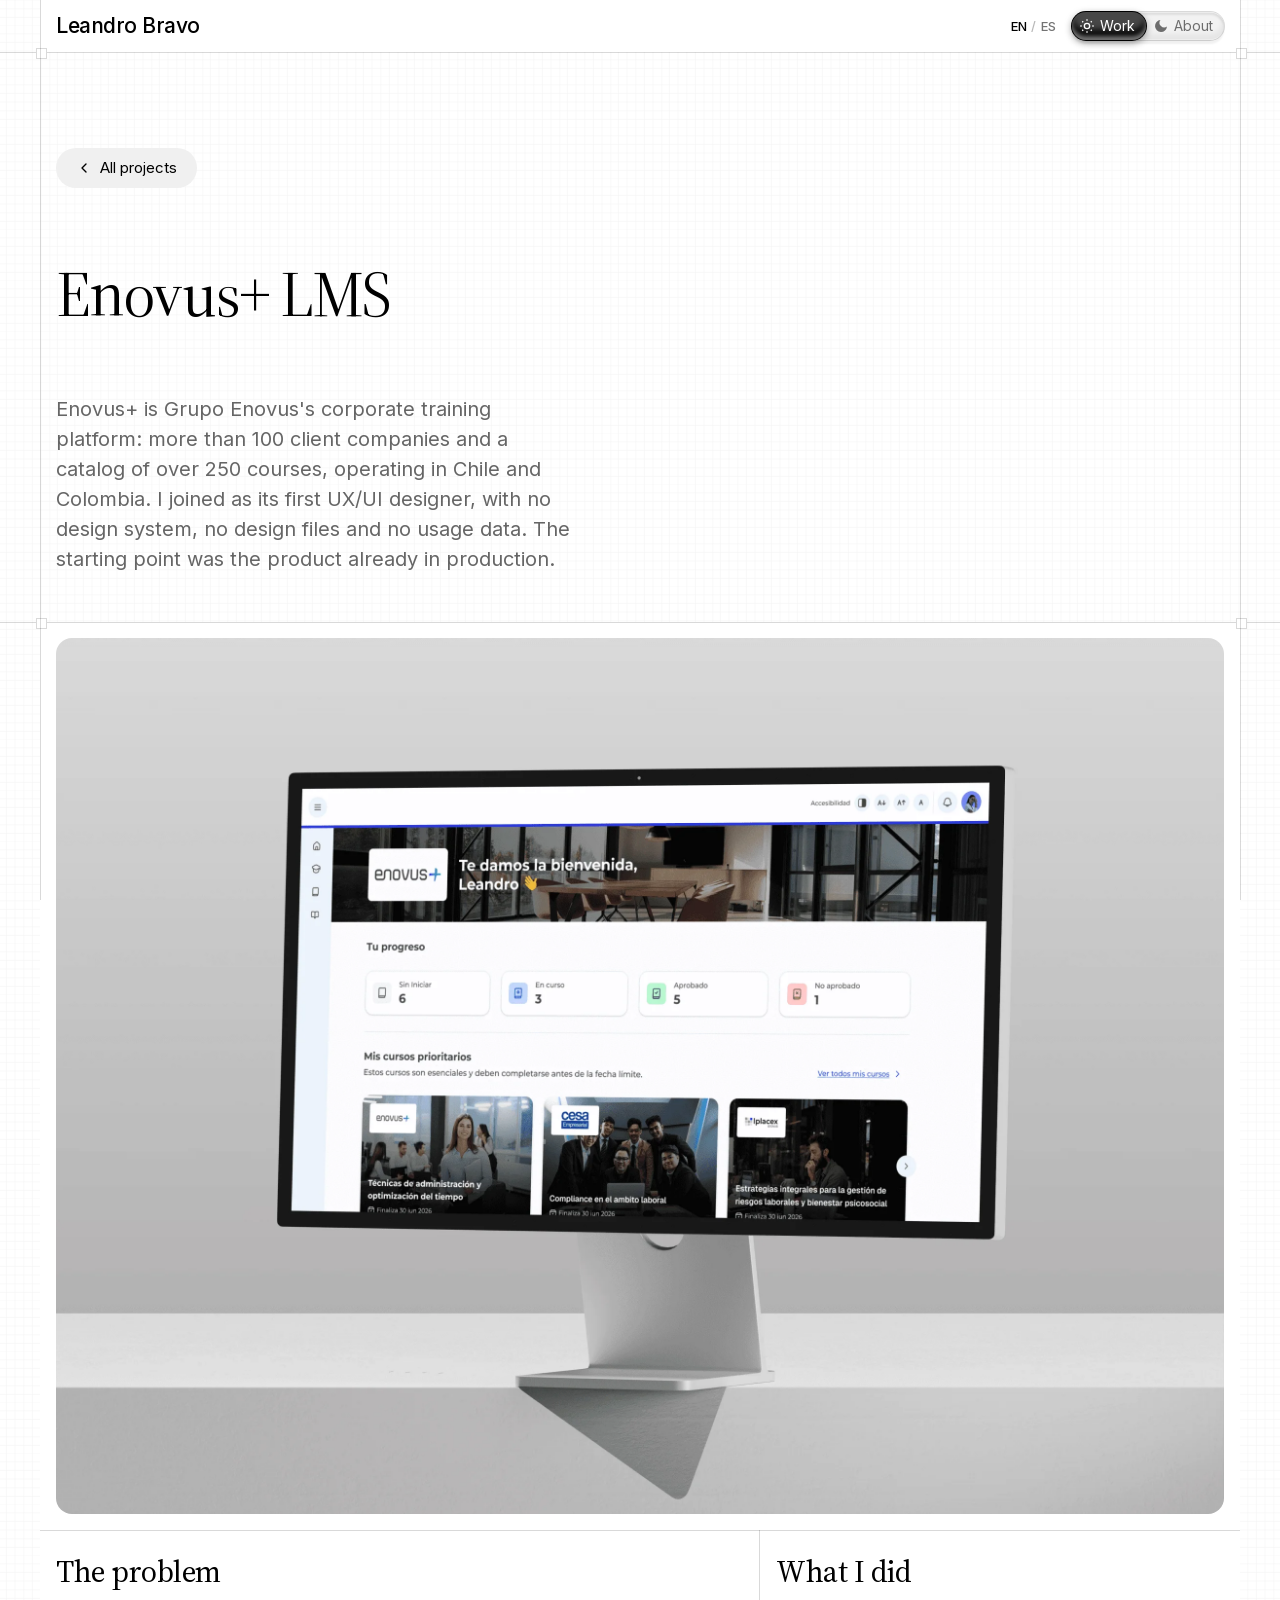
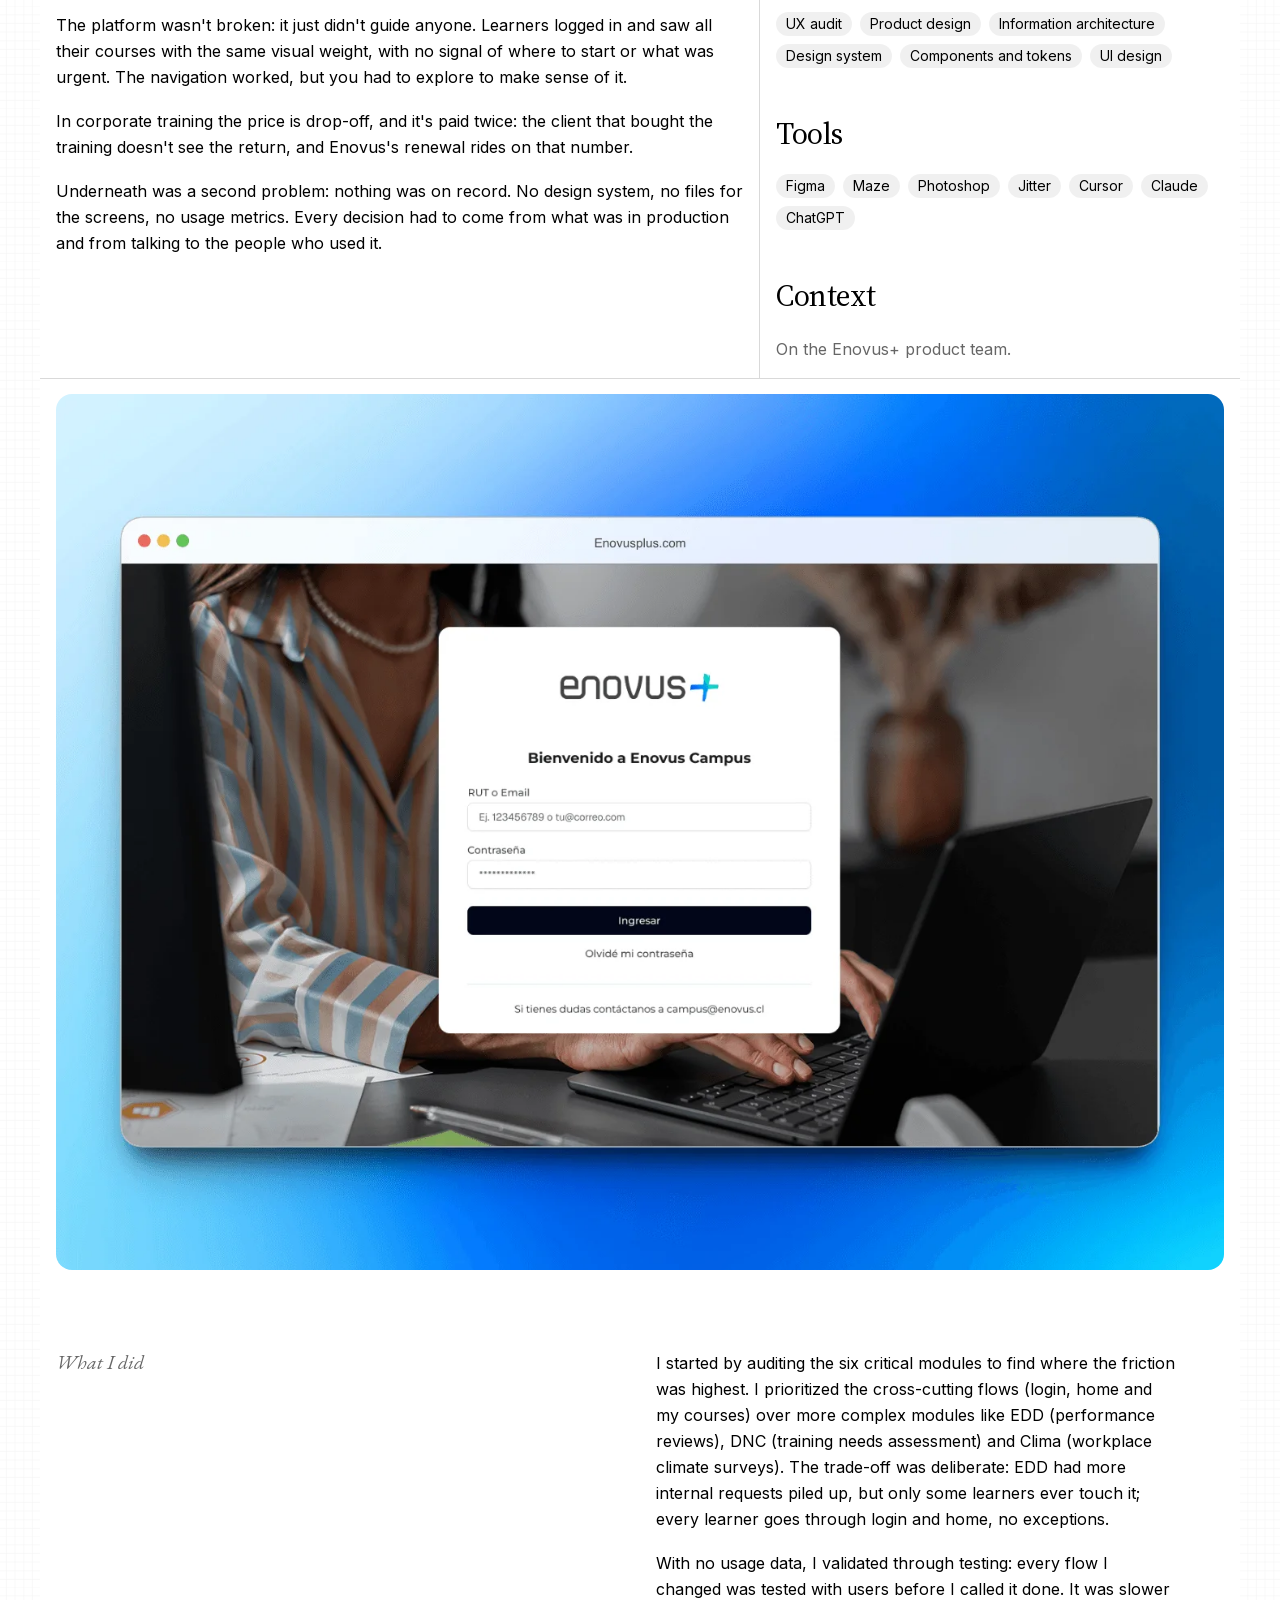
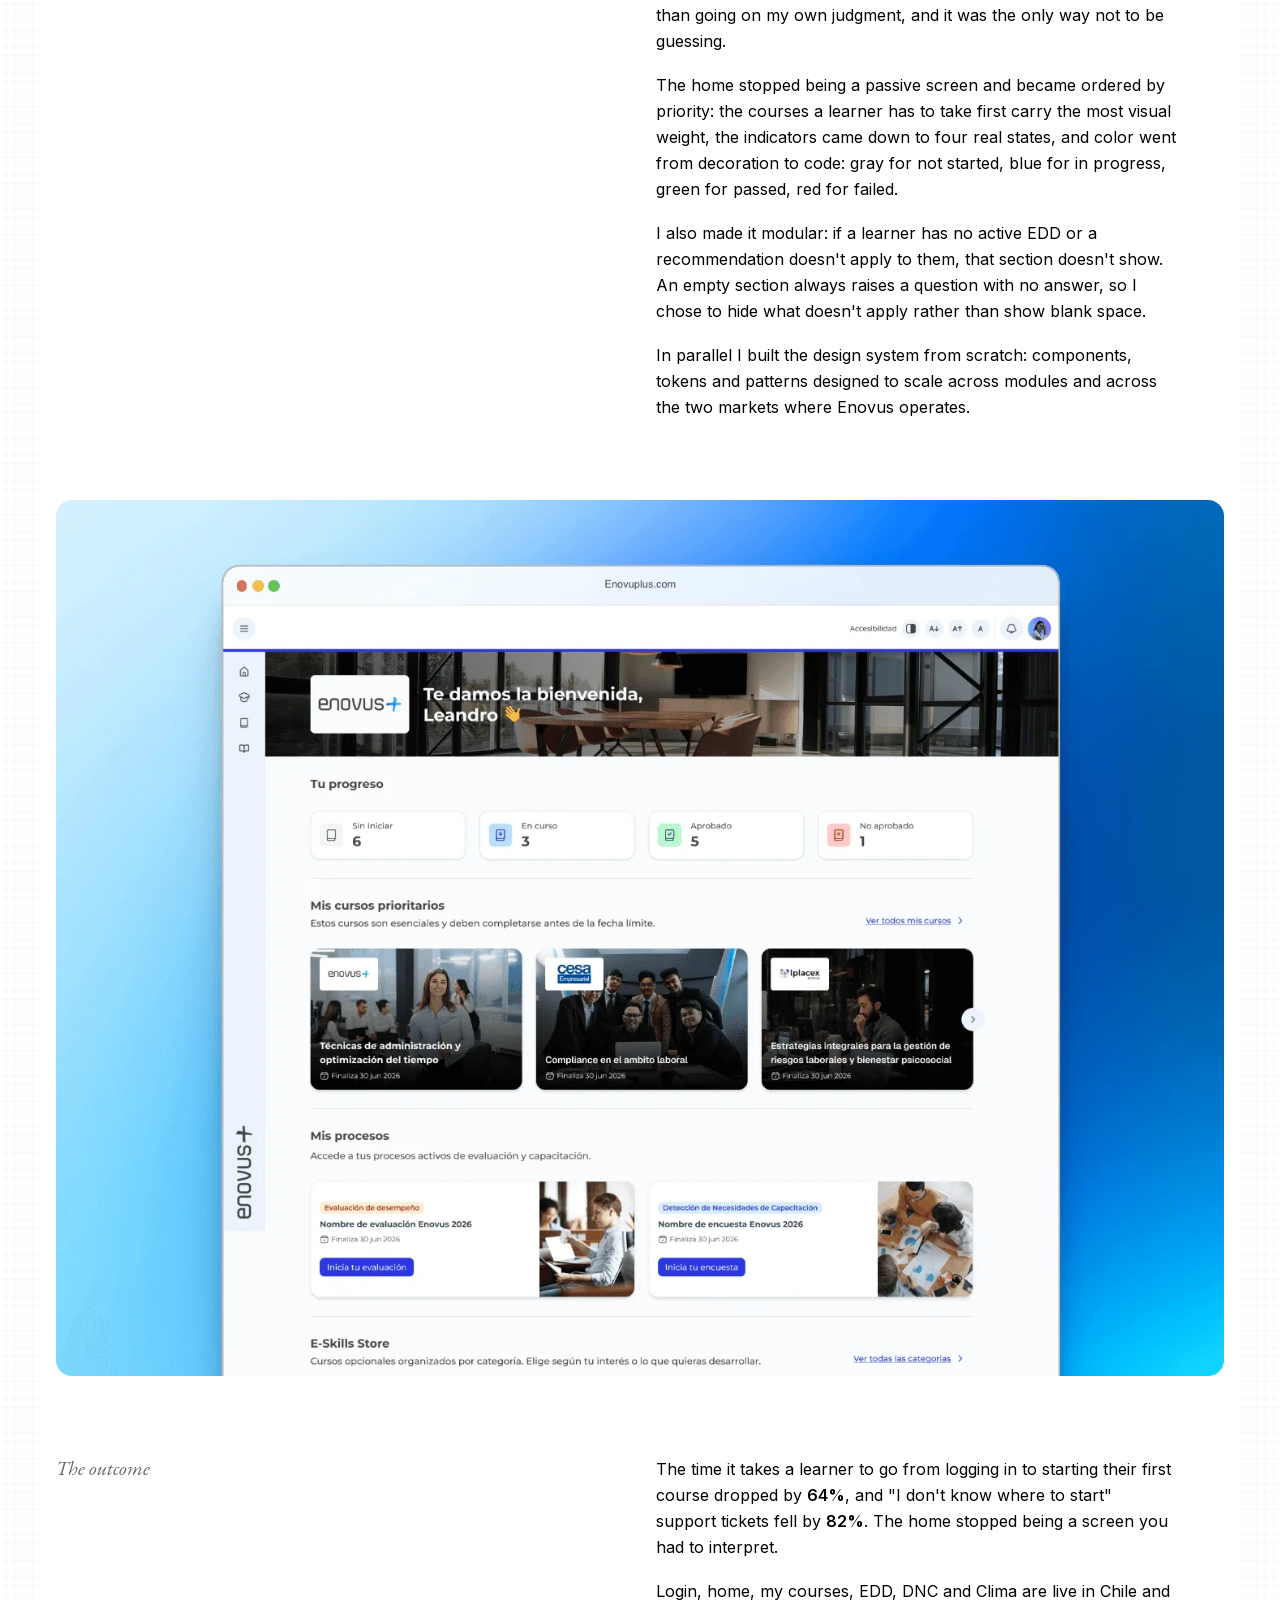
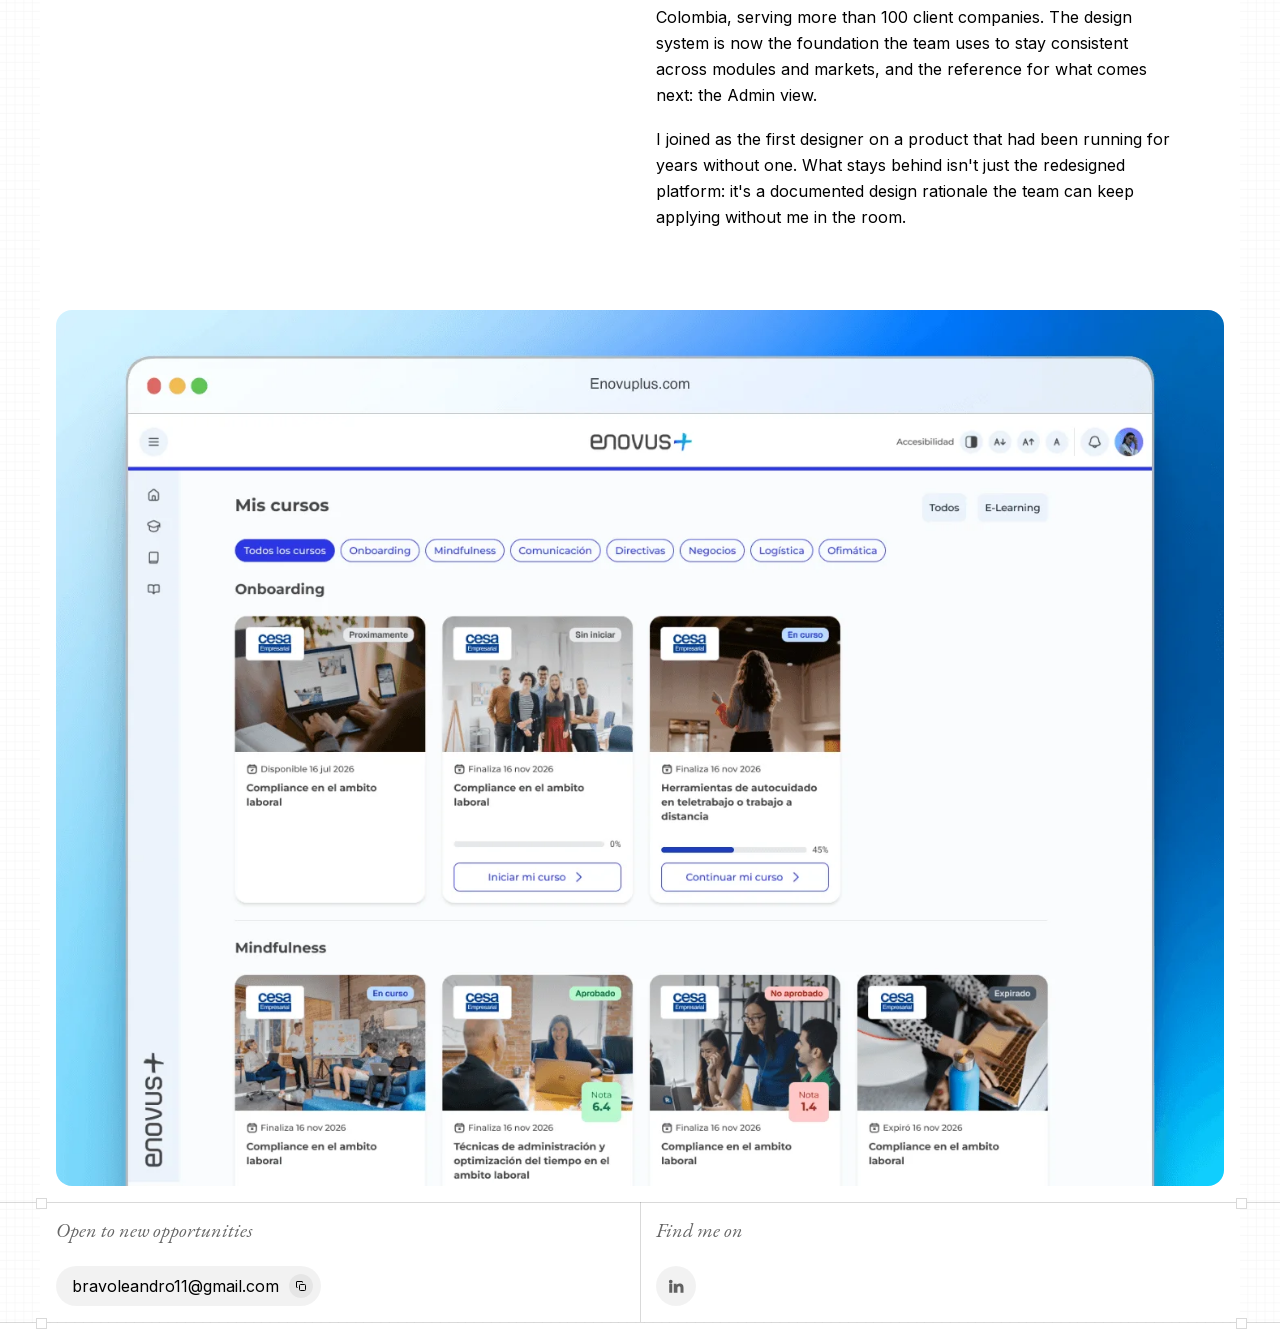
<file: en/enovus.html>
<!DOCTYPE html>
<html lang="en">
<head>
<meta charset="UTF-8">
<meta name="viewport" content="width=device-width, initial-scale=1.0">
<title>Enovus+ LMS | Leandro Bravo</title>
<link rel="stylesheet" href="../style.css">
<meta name="description" content="Redesign of the Enovus+ corporate training LMS. Time to start the first course dropped 64% and support tickets fell 82%.">
<link rel="icon" href="../favicon.svg" type="image/svg+xml">
<link rel="apple-touch-icon" href="../apple-touch-icon.png">
<link rel="canonical" href="https://leandrobravo.com/en/enovus.html">
<!-- Las dos versiones de esta página. Le dice a Google cuál mostrar según el
     idioma de quien busca; `x-default` es la que ve el resto del mundo. -->
<link rel="alternate" hreflang="es" href="https://leandrobravo.com/enovus.html">
<link rel="alternate" hreflang="en" href="https://leandrobravo.com/en/enovus.html">
<link rel="alternate" hreflang="x-default" href="https://leandrobravo.com/en/enovus.html">
<meta name="theme-color" content="#ffffff">
<!-- Las dos fuentes del primer pantallazo, pedidas ya: si no, el
     navegador no las descubre hasta haber leído style.css entero.
     `crossorigin` es obligatorio aunque sean del propio sitio: las
     fuentes siempre se piden en modo CORS y sin él se bajan dos veces. -->
<link rel="preload" href="../fonts/source-serif-4-normal.woff2" as="font" type="font/woff2" crossorigin>
<link rel="preload" href="../fonts/inter-normal.woff2" as="font" type="font/woff2" crossorigin>
<!-- Open Graph: la tarjeta que se ve al pegar el enlace en LinkedIn, WhatsApp
     o un correo. Las URLs tienen que ser absolutas y con el dominio real: es
     una exigencia del formato. Si algún día cambias de dominio, búscalo y
     reemplázalo en las 6 páginas, en sitemap.xml, en robots.txt y en CNAME. -->
<meta property="og:type" content="website">
<meta property="og:site_name" content="Leandro Bravo">
<meta property="og:locale" content="en_US">
<meta property="og:title" content="Enovus+ LMS | Leandro Bravo">
<meta property="og:description" content="Redesign of the Enovus+ corporate training LMS. Time to start the first course dropped 64% and support tickets fell 82%.">
<meta property="og:url" content="https://leandrobravo.com/en/enovus.html">
<meta property="og:image" content="https://leandrobravo.com/img/og-card-en.png">
<meta property="og:image:width" content="1200">
<meta property="og:image:height" content="630">
<meta property="og:image:alt" content="Leandro Bravo, product designer">
<meta name="twitter:card" content="summary_large_image">
</head>
<!-- VERSIÓN EN INGLÉS de ../enovus.html. Si cambias un texto allí, cámbialo
     también aquí (ver "La versión en inglés" en EDITAR.md). -->
<body class="theme-light">
<!-- ==========================================================================
     PLANTILLA DE CASO. Para crear otro proyecto: duplica este archivo,
     cambia el <title>, el titular, la entradilla, las etiquetas, los textos
     y las cuatro imágenes. La estructura se repite: portada, y luego tres
     bloques (problema / qué hice / resultado), cada uno seguido de una imagen.
     ========================================================================== -->

<div class="guides" aria-hidden="true"></div>

<header class="site-header">
  <div class="container">
    <a href="index.html" class="logo">Leandro<span class="logo-last"> Bravo</span></a>
    <!-- IDIOMA: lleva a esta misma página en el otro idioma -->
    <a class="lang-switch" href="../enovus.html" hreflang="es" lang="es" aria-label="Leer esta página en español"><span class="lang-on">EN</span><span class="lang-sep">/</span><span>ES</span></a>
    <nav class="nav-toggle">
      <a href="index.html" class="active">
        <svg viewBox="0 0 24 24" fill="none" stroke="currentColor" stroke-width="2"><circle cx="12" cy="12" r="4"/><path d="M12 2v2M12 20v2M4.9 4.9l1.4 1.4M17.7 17.7l1.4 1.4M2 12h2M20 12h2M4.9 19.1l1.4-1.4M17.7 6.3l1.4-1.4"/></svg>
        Work
      </a>
      <a href="about.html">
        <svg viewBox="0 0 24 24" fill="currentColor"><path d="M21 12.79A9 9 0 1 1 11.21 3 7 7 0 0 0 21 12.79z"/></svg>
        About
      </a>
    </nav>
  </div>
  <div class="rule rule--header" aria-hidden="true"></div>
</header>

<main>

  <!-- ===== PORTADA DEL CASO ===== -->
  <section class="hero hero--case">
    <div class="container hero-inner">
      <a class="cv-btn back-link" href="index.html">
        <svg viewBox="0 0 24 24" fill="none" stroke="currentColor" stroke-width="2" stroke-linecap="round" stroke-linejoin="round" aria-hidden="true"><path d="M15 18l-6-6 6-6"/></svg>
        All projects
      </a>
      <h1 class="case-title">Enovus+ LMS</h1>
      <p class="case-lead">Enovus+ is Grupo Enovus's corporate training platform: more than 100 client companies and a catalog of over 250 courses, operating in Chile and Colombia. I joined as its first UX/UI designer, with no design system, no design files and no usage data. The starting point was the product already in production.</p>
    </div>
  </section>

  <div class="rule" aria-hidden="true"></div>

  <div class="container bg-solid">

    <figure class="case-figure">
      <img src="../img/enovus-portada.webp" alt="Overview of the Enovus+ LMS platform" width="2400" height="1800">
    </figure>

    <!-- ===== RESUMEN + FICHAS =====
         720 + 480 sin canal, con divisor vertical y filete arriba y abajo.
         REVISAR: las fichas son una propuesta mía, corrígelas. -->
    <div class="rule rule--inset" aria-hidden="true"></div>
    <div class="case-summary">
      <div>
        <h2 class="case-h">The problem</h2>
        <p>The platform wasn't broken: it just didn't guide anyone. Learners logged in and saw all their courses with the same visual weight, with no signal of where to start or what was urgent. The navigation worked, but you had to explore to make sense of it.</p>
        <p>In corporate training the price is drop-off, and it's paid twice: the client that bought the training doesn't see the return, and Enovus's renewal rides on that number.</p><p>Underneath was a second problem: nothing was on record. No design system, no files for the screens, no usage metrics. Every decision had to come from what was in production and from talking to the people who used it.</p>
      </div>
      <div class="case-aside">
        <h2 class="case-h">What I did</h2>
        <ul class="chips">
          <li class="chip">UX audit</li>
          <li class="chip">Product design</li>
          <li class="chip">Information architecture</li>
          <li class="chip">Design system</li>
          <li class="chip">Components and tokens</li>
          <li class="chip">UI design</li>
        </ul>

        <h2 class="case-h">Tools</h2>
        <ul class="chips">
          <li class="chip">Figma</li>
          <li class="chip">Maze</li>
          <li class="chip">Photoshop</li>
          <li class="chip">Jitter</li>
          <li class="chip">Cursor</li>
          <li class="chip">Claude</li>
          <li class="chip">ChatGPT</li>
        </ul>

        <h2 class="case-h">Context</h2>
        <p class="case-context">On the Enovus+ product team.</p>
      </div>
    </div>
    <div class="rule rule--inset" aria-hidden="true"></div>

    <figure class="case-figure">
      <img src="../img/enovus-login.webp" alt="Audit of the product's critical modules" width="1440" height="1080" loading="lazy" decoding="async">
    </figure>

    <!-- ===== QUÉ HICE ===== -->
    <div class="case-block">
      <p class="eyebrow">What I did</p>
      <div>
        <p>I started by auditing the six critical modules to find where the friction was highest. I prioritized the cross-cutting flows (login, home and my courses) over more complex modules like EDD (performance reviews), DNC (training needs assessment) and Clima (workplace climate surveys). The trade-off was deliberate: EDD had more internal requests piled up, but only some learners ever touch it; every learner goes through login and home, no exceptions.</p><p>With no usage data, I validated through testing: every flow I changed was tested with users before I called it done. It was slower than going on my own judgment, and it was the only way not to be guessing.</p>
        <p>The home stopped being a passive screen and became ordered by priority: the courses a learner has to take first carry the most visual weight, the indicators came down to four real states, and color went from decoration to code: gray for not started, blue for in progress, green for passed, red for failed.</p>
        <p>I also made it modular: if a learner has no active EDD or a recommendation doesn't apply to them, that section doesn't show. An empty section always raises a question with no answer, so I chose to hide what doesn't apply rather than show blank space.</p>
        <p>In parallel I built the design system from scratch: components, tokens and patterns designed to scale across modules and across the two markets where Enovus operates.</p>
      </div>
    </div>

    <figure class="case-figure">
      <img src="../img/enovus-home.webp" alt="Redesigned home, ordered by priority" width="1440" height="1080" loading="lazy" decoding="async">
    </figure>

    <!-- ===== EL RESULTADO ===== -->
    <div class="case-block">
      <p class="eyebrow">The outcome</p>
      <div>
        <p>The time it takes a learner to go from logging in to starting their first course dropped by <strong>64%</strong>, and "I don't know where to start" support tickets fell by <strong>82%</strong>. The home stopped being a screen you had to interpret.</p>
        <p>Login, home, my courses, EDD, DNC and Clima are live in Chile and Colombia, serving more than 100 client companies. The design system is now the foundation the team uses to stay consistent across modules and markets, and the reference for what comes next: the Admin view.</p>
        <p>I joined as the first designer on a product that had been running for years without one. What stays behind isn't just the redesigned platform: it's a documented design rationale the team can keep applying without me in the room.</p>
      </div>
    </div>

    <figure class="case-figure">
      <img src="../img/enovus-cursos.webp" alt="Design system applied across modules" width="1440" height="1080" loading="lazy" decoding="async">
    </figure>

  </div>

  <div class="rule" aria-hidden="true"></div>

  <div class="container">
    <footer class="site-footer bg-solid-block">
      <div class="footer-col">
        <p class="eyebrow">Open to new opportunities</p>
        <button class="email-pill" id="copyEmailBtn" data-email="bravoleandro11@gmail.com">
          <span class="email-label">bravoleandro11@gmail.com</span>
          <span class="copy-icon"><svg viewBox="0 0 24 24" fill="none" stroke="currentColor" stroke-width="2"><rect x="9" y="9" width="12" height="12" rx="2"/><path d="M5 15H4a1 1 0 0 1-1-1V4a1 1 0 0 1 1-1h10a1 1 0 0 1 1 1v1"/></svg></span>
        </button>
      </div>
      <div class="footer-col">
        <p class="eyebrow">Find me on</p>
        <div class="social-row">
          <a class="icon-circle" href="https://www.linkedin.com/in/leandro-bravo/" target="_blank" rel="noopener" aria-label="LinkedIn"><svg viewBox="0 0 24 24" fill="currentColor"><path d="M4.98 3.5a2.5 2.5 0 1 1 0 5 2.5 2.5 0 0 1 0-5zM3 9h4v12H3zM9 9h3.8v1.7h.05c.53-1 1.83-2.05 3.77-2.05C20.9 8.65 22 11 22 14.4V21h-4v-5.7c0-1.36-.02-3.1-1.9-3.1-1.9 0-2.2 1.48-2.2 3v5.8H9z"/></svg></a>
        </div>
      </div>
    </footer>
  </div>

  <div class="rule" aria-hidden="true"></div>

</main>

<script src="../script.js"></script>
</body>
</html>
</file>
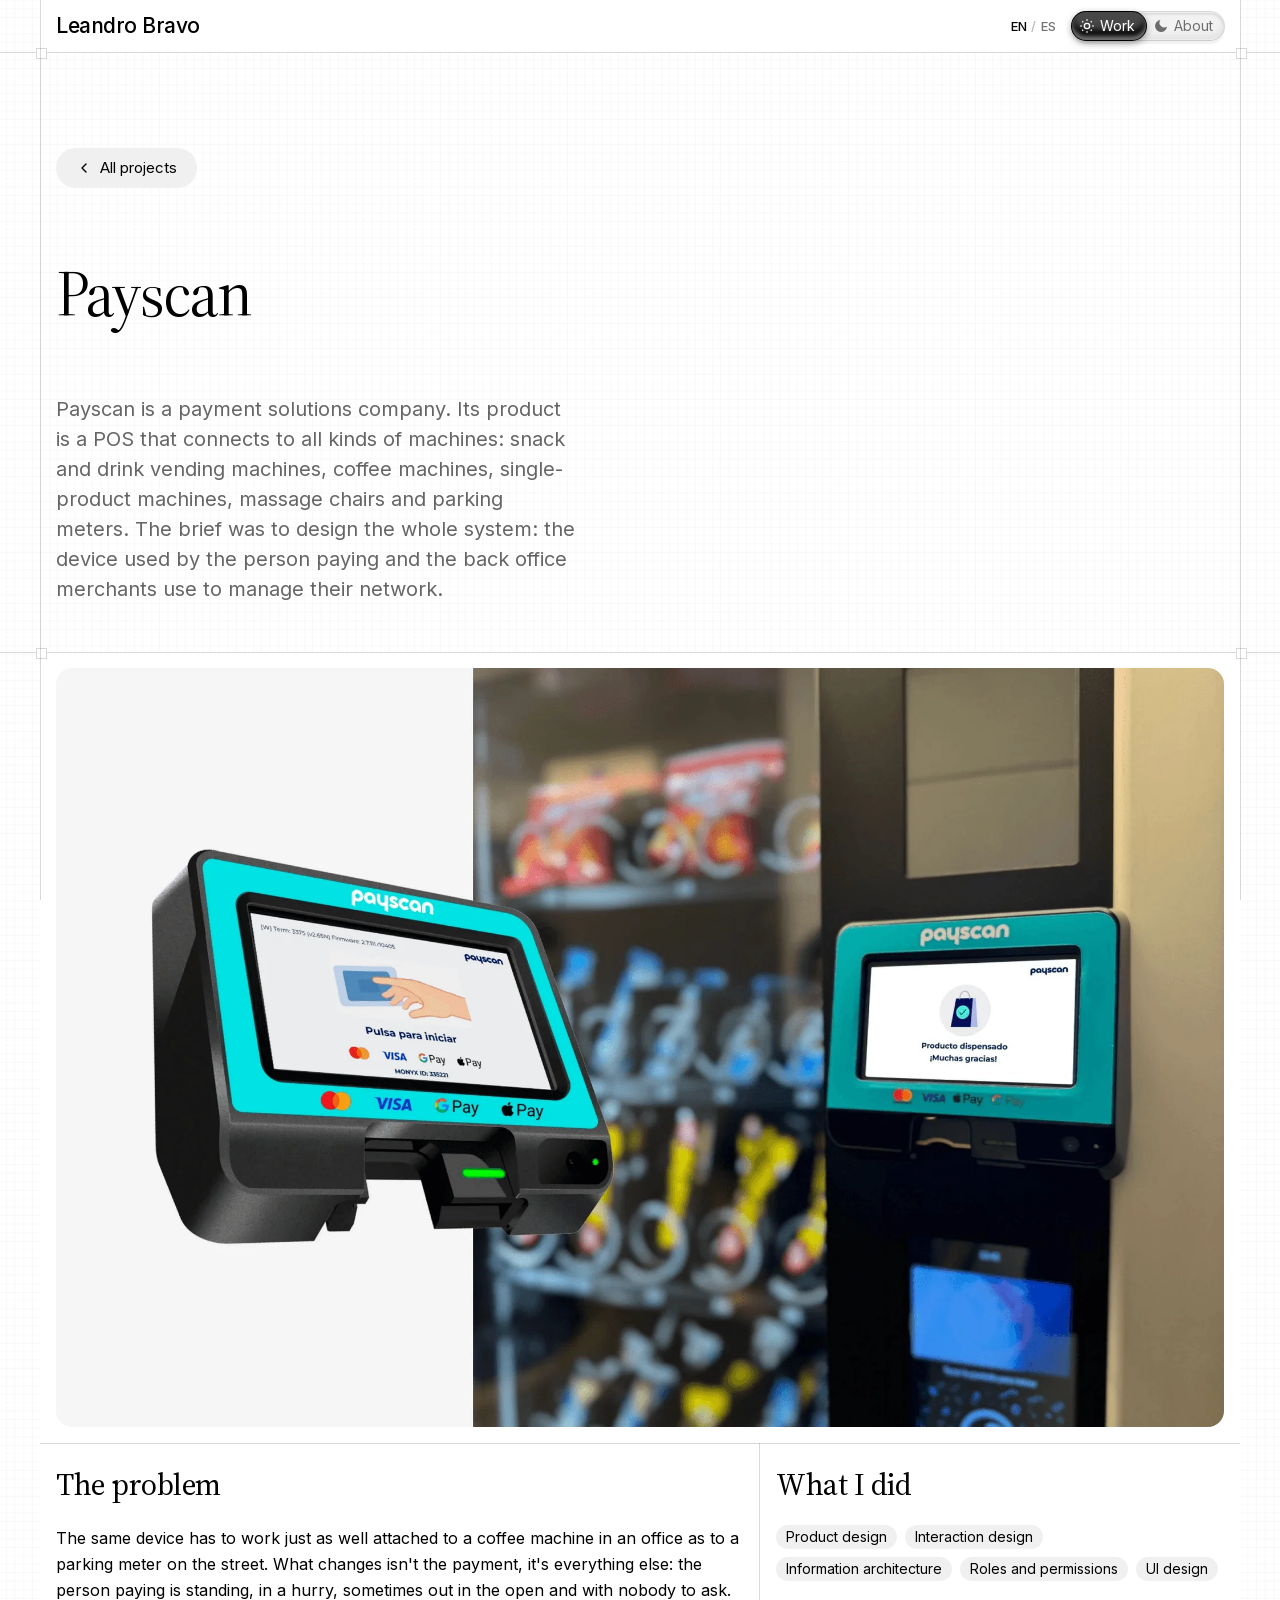
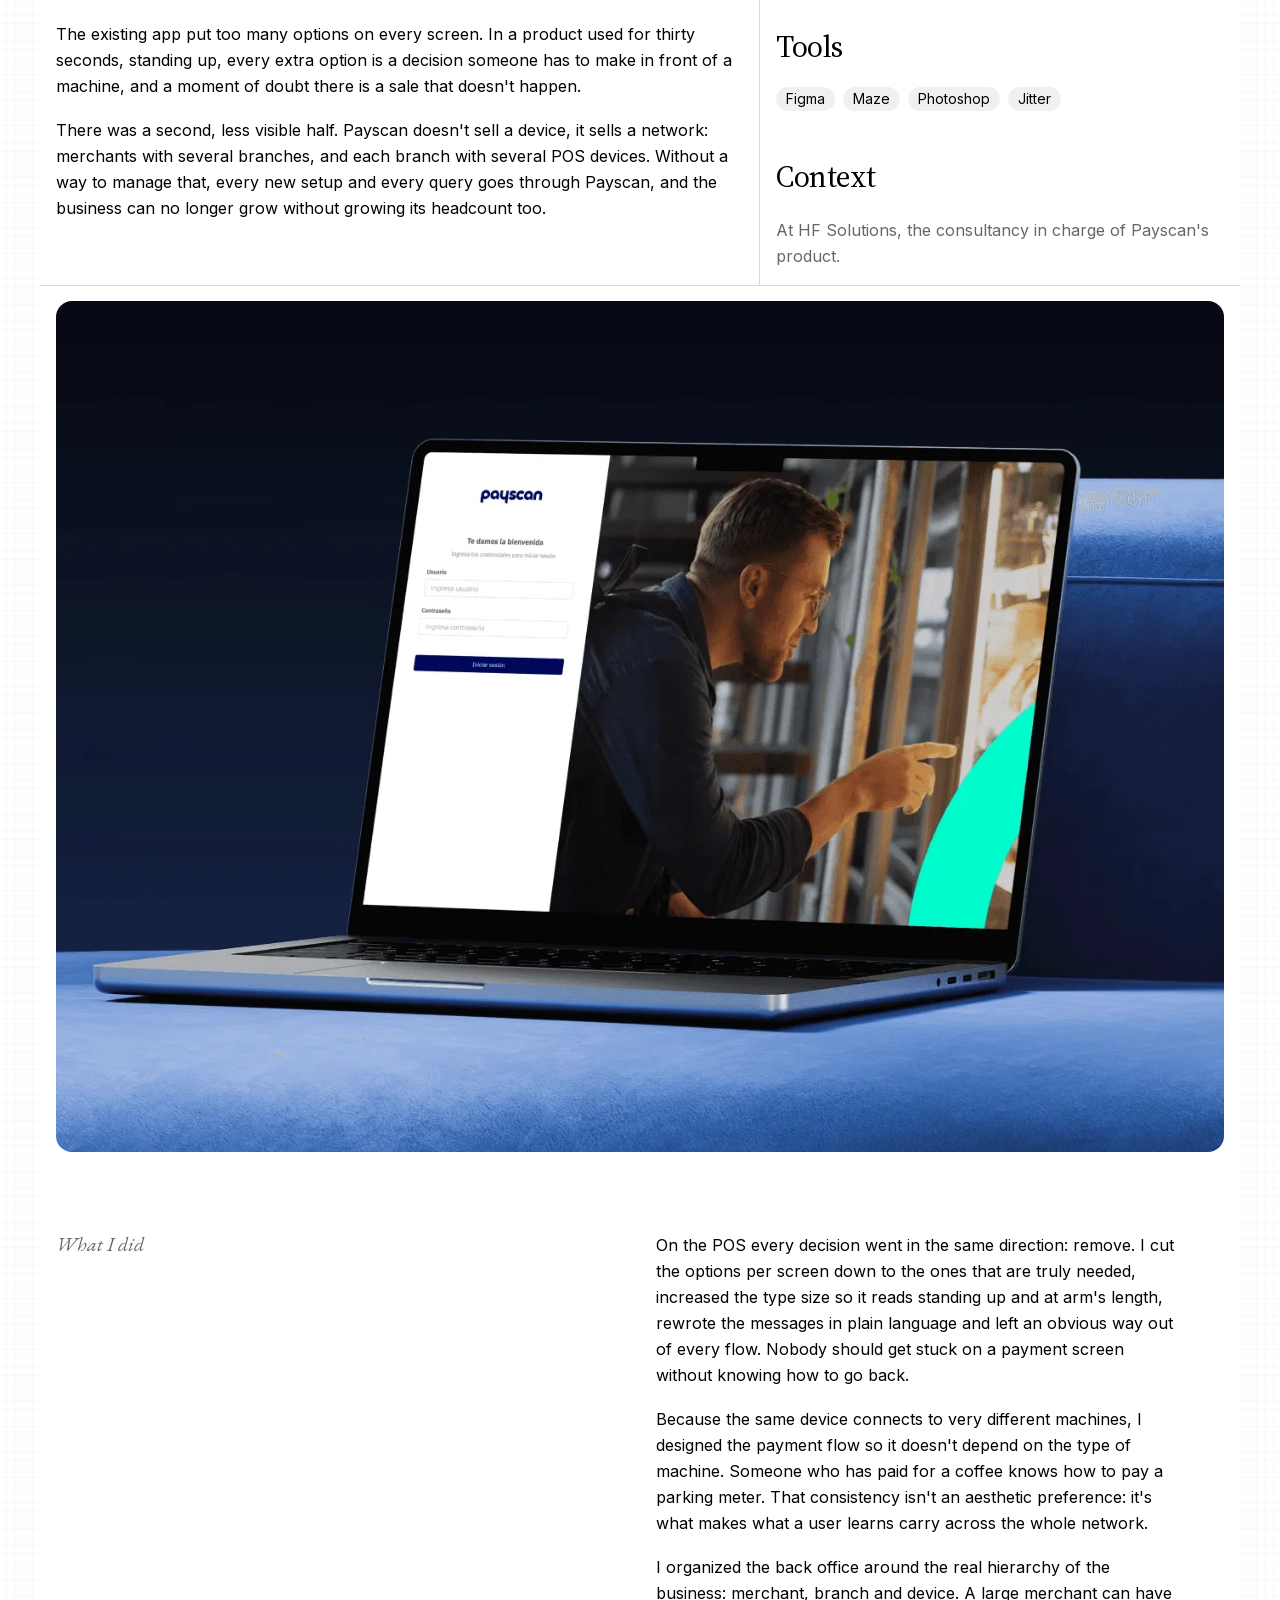
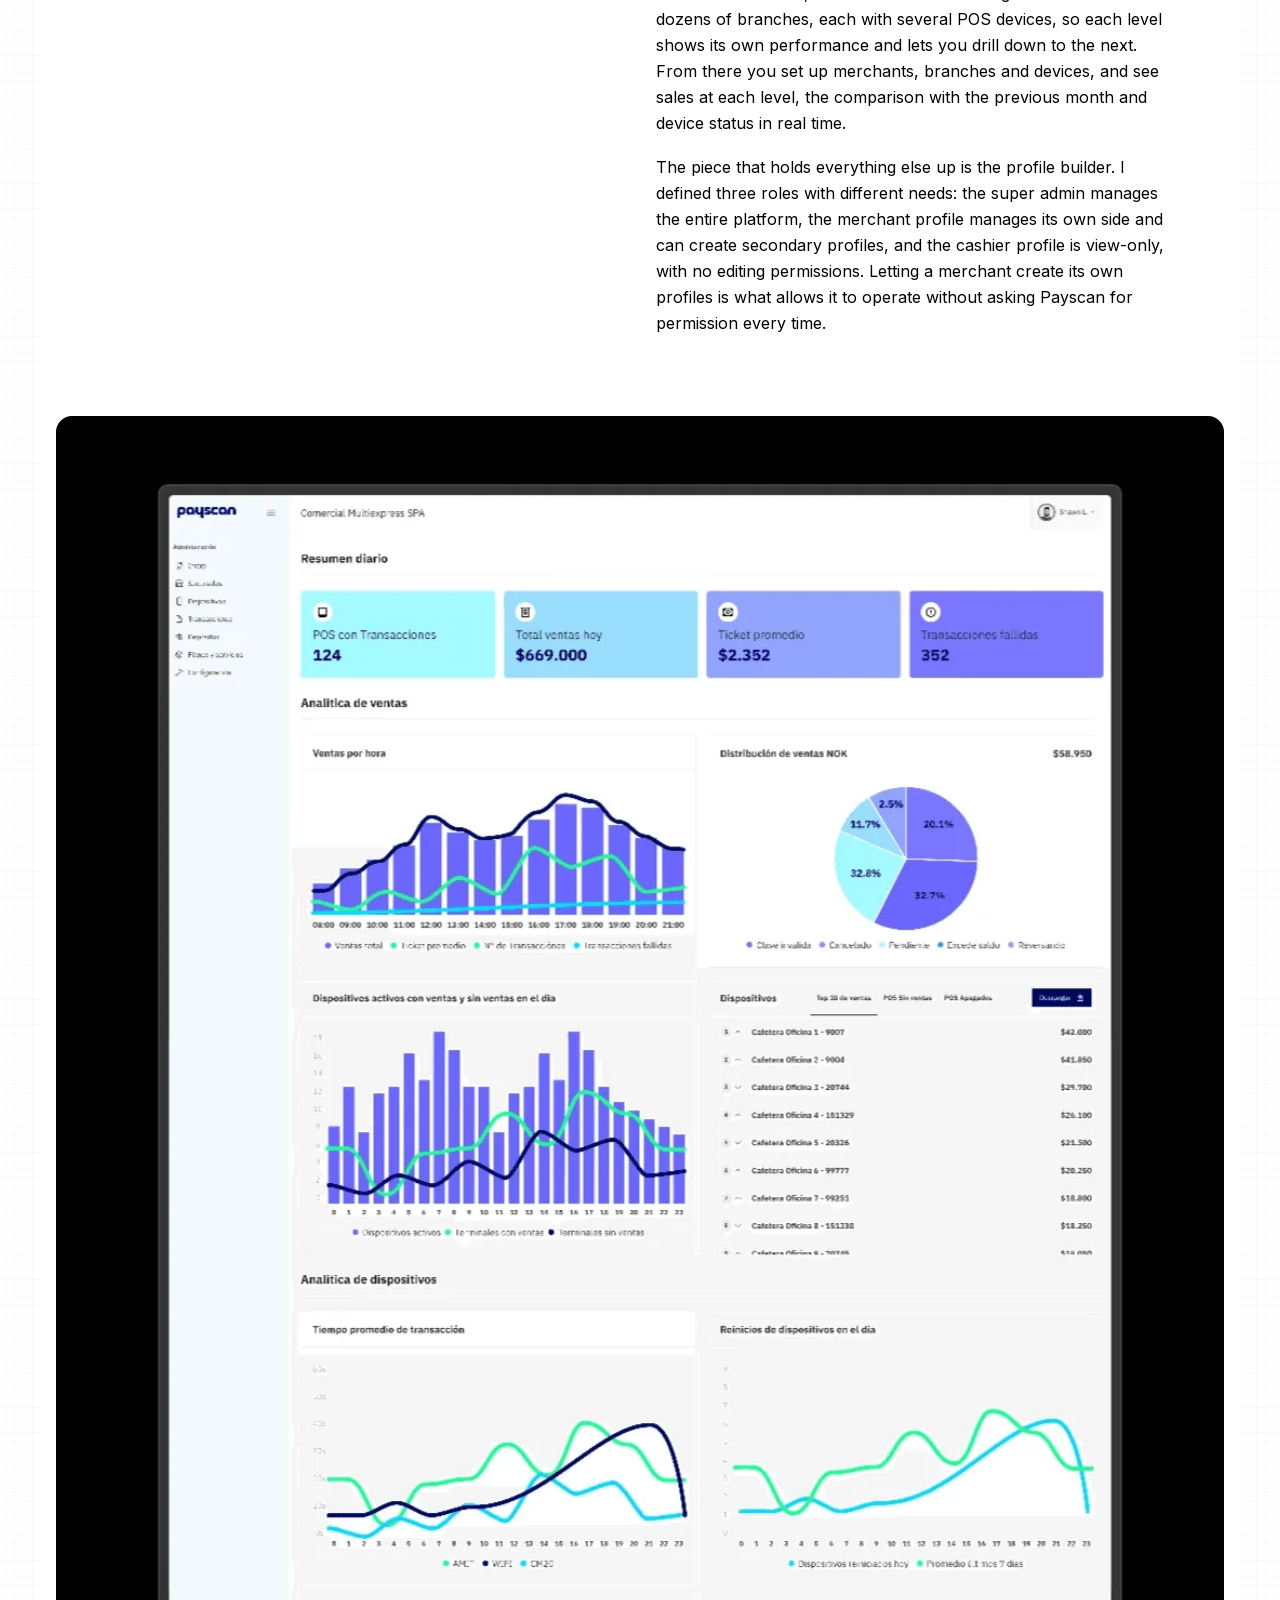
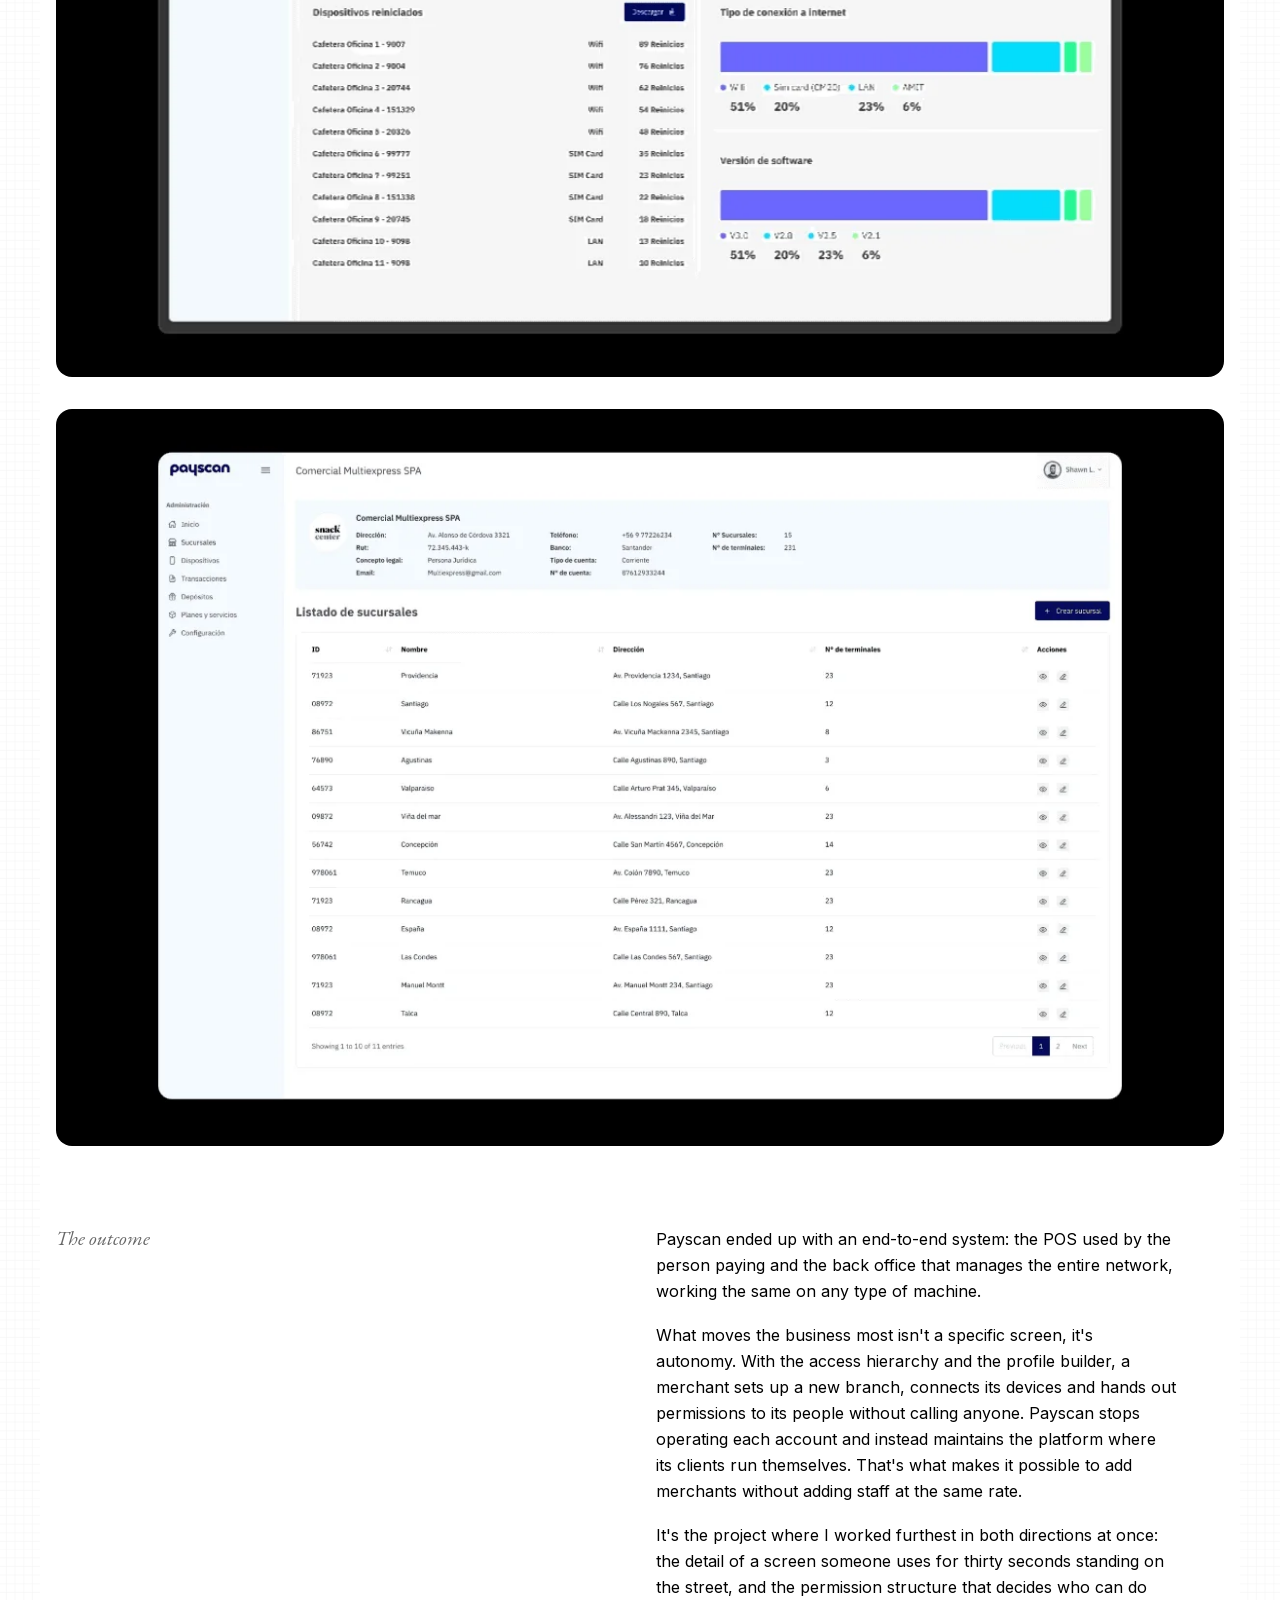
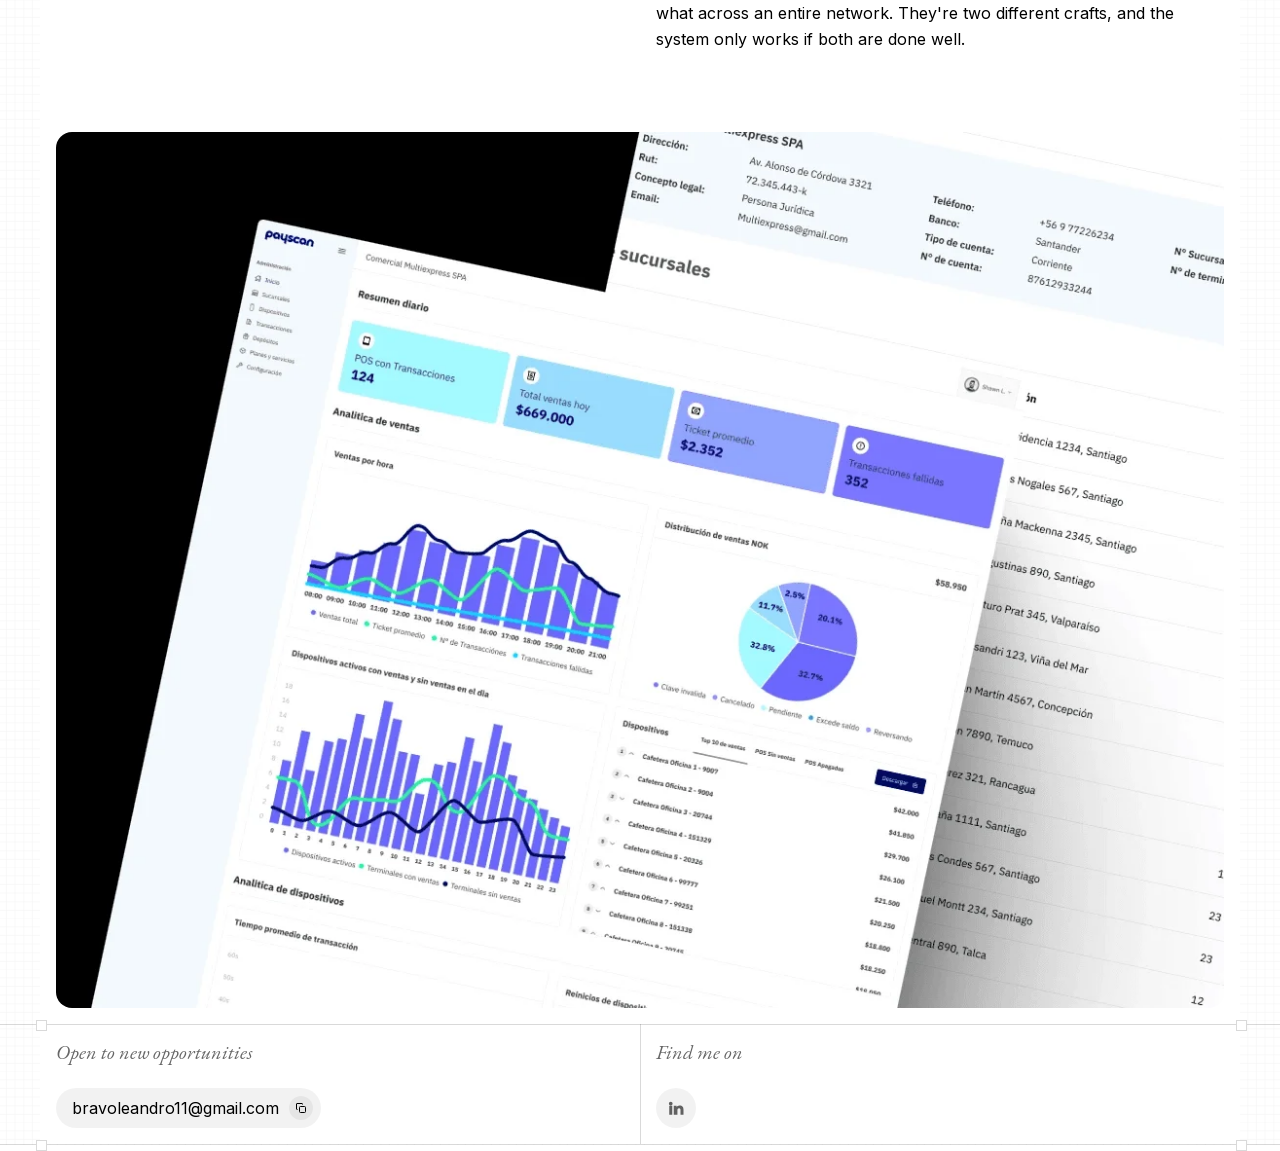
<file: en/payscan.html>
<!DOCTYPE html>
<html lang="en">
<head>
<meta charset="UTF-8">
<meta name="viewport" content="width=device-width, initial-scale=1.0">
<title>Payscan | Leandro Bravo</title>
<link rel="stylesheet" href="../style.css">
<meta name="description" content="End-to-end payment system for Payscan: the POS used by the person paying and the back office merchants use to manage their network.">
<link rel="icon" href="../favicon.svg" type="image/svg+xml">
<link rel="apple-touch-icon" href="../apple-touch-icon.png">
<link rel="canonical" href="https://leandrobravo.com/en/payscan.html">
<!-- Las dos versiones de esta página. Le dice a Google cuál mostrar según el
     idioma de quien busca; `x-default` es la que ve el resto del mundo. -->
<link rel="alternate" hreflang="es" href="https://leandrobravo.com/payscan.html">
<link rel="alternate" hreflang="en" href="https://leandrobravo.com/en/payscan.html">
<link rel="alternate" hreflang="x-default" href="https://leandrobravo.com/en/payscan.html">
<meta name="theme-color" content="#ffffff">
<!-- Las dos fuentes del primer pantallazo, pedidas ya: si no, el
     navegador no las descubre hasta haber leído style.css entero.
     `crossorigin` es obligatorio aunque sean del propio sitio: las
     fuentes siempre se piden en modo CORS y sin él se bajan dos veces. -->
<link rel="preload" href="../fonts/source-serif-4-normal.woff2" as="font" type="font/woff2" crossorigin>
<link rel="preload" href="../fonts/inter-normal.woff2" as="font" type="font/woff2" crossorigin>
<!-- Open Graph: la tarjeta que se ve al pegar el enlace en LinkedIn, WhatsApp
     o un correo. Las URLs tienen que ser absolutas y con el dominio real: es
     una exigencia del formato. Si algún día cambias de dominio, búscalo y
     reemplázalo en las 6 páginas, en sitemap.xml, en robots.txt y en CNAME. -->
<meta property="og:type" content="website">
<meta property="og:site_name" content="Leandro Bravo">
<meta property="og:locale" content="en_US">
<meta property="og:title" content="Payscan | Leandro Bravo">
<meta property="og:description" content="End-to-end payment system for Payscan: the POS used by the person paying and the back office merchants use to manage their network.">
<meta property="og:url" content="https://leandrobravo.com/en/payscan.html">
<meta property="og:image" content="https://leandrobravo.com/img/og-card-en.png">
<meta property="og:image:width" content="1200">
<meta property="og:image:height" content="630">
<meta property="og:image:alt" content="Leandro Bravo, product designer">
<meta name="twitter:card" content="summary_large_image">
</head>
<!-- VERSIÓN EN INGLÉS de ../payscan.html. Si cambias un texto allí, cámbialo
     también aquí (ver "La versión en inglés" en EDITAR.md). -->
<body class="theme-light">
<!-- ==========================================================================
     Caso 4. Misma estructura que los otros tres, con cinco imágenes en vez de
     cuatro: la del panel y la del listado de sucursales van seguidas, porque
     cuentan lo mismo (bajar de comercio a sucursal a dispositivo).
     ========================================================================== -->

<div class="guides" aria-hidden="true"></div>

<header class="site-header">
  <div class="container">
    <a href="index.html" class="logo">Leandro<span class="logo-last"> Bravo</span></a>
    <!-- IDIOMA: lleva a esta misma página en el otro idioma -->
    <a class="lang-switch" href="../payscan.html" hreflang="es" lang="es" aria-label="Leer esta página en español"><span class="lang-on">EN</span><span class="lang-sep">/</span><span>ES</span></a>
    <nav class="nav-toggle">
      <a href="index.html" class="active">
        <svg viewBox="0 0 24 24" fill="none" stroke="currentColor" stroke-width="2"><circle cx="12" cy="12" r="4"/><path d="M12 2v2M12 20v2M4.9 4.9l1.4 1.4M17.7 17.7l1.4 1.4M2 12h2M20 12h2M4.9 19.1l1.4-1.4M17.7 6.3l1.4-1.4"/></svg>
        Work
      </a>
      <a href="about.html">
        <svg viewBox="0 0 24 24" fill="currentColor"><path d="M21 12.79A9 9 0 1 1 11.21 3 7 7 0 0 0 21 12.79z"/></svg>
        About
      </a>
    </nav>
  </div>
  <div class="rule rule--header" aria-hidden="true"></div>
</header>

<main>

  <!-- ===== PORTADA DEL CASO ===== -->
  <section class="hero hero--case">
    <div class="container hero-inner">
      <a class="cv-btn back-link" href="index.html">
        <svg viewBox="0 0 24 24" fill="none" stroke="currentColor" stroke-width="2" stroke-linecap="round" stroke-linejoin="round" aria-hidden="true"><path d="M15 18l-6-6 6-6"/></svg>
        All projects
      </a>
      <h1 class="case-title">Payscan</h1>
      <p class="case-lead">Payscan is a payment solutions company. Its product is a POS that connects to all kinds of machines: snack and drink vending machines, coffee machines, single-product machines, massage chairs and parking meters. The brief was to design the whole system: the device used by the person paying and the back office merchants use to manage their network.</p>
    </div>
  </section>

  <div class="rule" aria-hidden="true"></div>

  <div class="container bg-solid">

    <figure class="case-figure">
      <img src="../img/payscan-pos.webp" alt="The Payscan POS installed on vending machines" width="2048" height="1331">
    </figure>

    <!-- ===== RESUMEN + FICHAS =====
         REVISAR: las herramientas son una propuesta mía, corrígelas. -->
    <div class="rule rule--inset" aria-hidden="true"></div>
    <div class="case-summary">
      <div>
        <h2 class="case-h">The problem</h2>
        <p>The same device has to work just as well attached to a coffee machine in an office as to a parking meter on the street. What changes isn't the payment, it's everything else: the person paying is standing, in a hurry, sometimes out in the open and with nobody to ask.</p>
        <p>The existing app put too many options on every screen. In a product used for thirty seconds, standing up, every extra option is a decision someone has to make in front of a machine, and a moment of doubt there is a sale that doesn't happen.</p>
        <p>There was a second, less visible half. Payscan doesn't sell a device, it sells a network: merchants with several branches, and each branch with several POS devices. Without a way to manage that, every new setup and every query goes through Payscan, and the business can no longer grow without growing its headcount too.</p>
      </div>
      <div class="case-aside">
        <h2 class="case-h">What I did</h2>
        <ul class="chips">
          <li class="chip">Product design</li>
          <li class="chip">Interaction design</li>
          <li class="chip">Information architecture</li>
          <li class="chip">Roles and permissions</li>
          <li class="chip">UI design</li>
        </ul>

        <h2 class="case-h">Tools</h2>
        <ul class="chips">
          <li class="chip">Figma</li>
          <li class="chip">Maze</li>
          <li class="chip">Photoshop</li>
          <li class="chip">Jitter</li>
        </ul>

        <h2 class="case-h">Context</h2>
        <p class="case-context">At HF Solutions, the consultancy in charge of Payscan's product.</p>
      </div>
    </div>
    <div class="rule rule--inset" aria-hidden="true"></div>

    <figure class="case-figure">
      <img src="../img/payscan-login.webp" alt="The entry point to the Payscan back office" width="1375" height="1002" loading="lazy" decoding="async">
    </figure>

    <!-- ===== QUÉ HICE ===== -->
    <div class="case-block">
      <p class="eyebrow">What I did</p>
      <div>
        <p>On the POS every decision went in the same direction: remove. I cut the options per screen down to the ones that are truly needed, increased the type size so it reads standing up and at arm's length, rewrote the messages in plain language and left an obvious way out of every flow. Nobody should get stuck on a payment screen without knowing how to go back.</p>
        <p>Because the same device connects to very different machines, I designed the payment flow so it doesn't depend on the type of machine. Someone who has paid for a coffee knows how to pay a parking meter. That consistency isn't an aesthetic preference: it's what makes what a user learns carry across the whole network.</p>
        <p>I organized the back office around the real hierarchy of the business: merchant, branch and device. A large merchant can have dozens of branches, each with several POS devices, so each level shows its own performance and lets you drill down to the next. From there you set up merchants, branches and devices, and see sales at each level, the comparison with the previous month and device status in real time.</p>
        <p>The piece that holds everything else up is the profile builder. I defined three roles with different needs: the super admin manages the entire platform, the merchant profile manages its own side and can create secondary profiles, and the cashier profile is view-only, with no editing permissions. Letting a merchant create its own profiles is what allows it to operate without asking Payscan for permission every time.</p>
      </div>
    </div>

    <figure class="case-figure">
      <img src="../img/payscan-panel.webp" alt="Dashboard with sales, tickets and device status in real time" width="1080" height="1443" loading="lazy" decoding="async">
    </figure>

    <figure class="case-figure">
      <img src="../img/payscan-sucursales.webp" alt="List of a merchant's branches, with their connected devices" width="1200" height="757" loading="lazy" decoding="async">
    </figure>

    <!-- ===== EL RESULTADO =====
         REVISAR: sin cifras. Si hay datos de transacciones, altas gestionadas
         por los propios comercios o tiempo de pago, me los pasas y lo reescribo. -->
    <div class="case-block">
      <p class="eyebrow">The outcome</p>
      <div>
        <p>Payscan ended up with an end-to-end system: the POS used by the person paying and the back office that manages the entire network, working the same on any type of machine.</p>
        <p>What moves the business most isn't a specific screen, it's autonomy. With the access hierarchy and the profile builder, a merchant sets up a new branch, connects its devices and hands out permissions to its people without calling anyone. Payscan stops operating each account and instead maintains the platform where its clients run themselves. That's what makes it possible to add merchants without adding staff at the same rate.</p>
        <p>It's the project where I worked furthest in both directions at once: the detail of a screen someone uses for thirty seconds standing on the street, and the permission structure that decides who can do what across an entire network. They're two different crafts, and the system only works if both are done well.</p>
      </div>
    </div>

    <figure class="case-figure">
      <img src="../img/payscan-backoffice.webp" alt="The full back office: management, monitoring and profiles" width="1200" height="900" loading="lazy" decoding="async">
    </figure>

  </div>

  <div class="rule" aria-hidden="true"></div>

  <div class="container">
    <footer class="site-footer bg-solid-block">
      <div class="footer-col">
        <p class="eyebrow">Open to new opportunities</p>
        <button class="email-pill" id="copyEmailBtn" data-email="bravoleandro11@gmail.com">
          <span class="email-label">bravoleandro11@gmail.com</span>
          <span class="copy-icon"><svg viewBox="0 0 24 24" fill="none" stroke="currentColor" stroke-width="2"><rect x="9" y="9" width="12" height="12" rx="2"/><path d="M5 15H4a1 1 0 0 1-1-1V4a1 1 0 0 1 1-1h10a1 1 0 0 1 1 1v1"/></svg></span>
        </button>
      </div>
      <div class="footer-col">
        <p class="eyebrow">Find me on</p>
        <div class="social-row">
          <a class="icon-circle" href="https://www.linkedin.com/in/leandro-bravo/" target="_blank" rel="noopener" aria-label="LinkedIn"><svg viewBox="0 0 24 24" fill="currentColor"><path d="M4.98 3.5a2.5 2.5 0 1 1 0 5 2.5 2.5 0 0 1 0-5zM3 9h4v12H3zM9 9h3.8v1.7h.05c.53-1 1.83-2.05 3.77-2.05C20.9 8.65 22 11 22 14.4V21h-4v-5.7c0-1.36-.02-3.1-1.9-3.1-1.9 0-2.2 1.48-2.2 3v5.8H9z"/></svg></a>
        </div>
      </div>
    </footer>
  </div>

  <div class="rule" aria-hidden="true"></div>

</main>

<script src="../script.js"></script>
</body>
</html>
</file>
<file: style.css>
/* ==========================================================================
   Portfolio de Leandro Bravo — leandrobravo.com

   La estructura visual nació como réplica de danielsun.space y de ahí salen
   las medidas de abajo, pero el contenido, los casos y las decisiones de
   diseño posteriores son de Leandro.

   Medidas tomadas del sitio de referencia a viewport 1920 (computed styles):
     contenedor 1200px con 16px de padding  -> contenido 1168px
     rejilla de fondo 25.5px, guías verticales en el borde del contenedor
     hero 700px de alto, contenido anclado abajo (h1 en y=390, botón hasta 684)
     grilla de casos: gap 8px | columnas de texto: gap 32px
   "LT Superior Serif" es de pago (Lineto): se sustituye por Source Serif 4.
   ========================================================================== */

/* Tipografías servidas desde el propio sitio -------------------------------

   Antes esto era un @import a fonts.googleapis.com. Se cambió por dos motivos:
   cada visitante abría una conexión con Google y le entregaba su IP, y además
   el navegador no descubría las fuentes hasta haber leído este archivo entero,
   lo que encadenaba cuatro viajes antes de que el texto saliera bien.

   Varios bloques apuntan al mismo archivo a propósito: Google sirve fuentes
   variables, y un solo woff2 cubre todos los pesos de la familia.

   Solo va el subconjunto latin, que es lo que necesita el español. Las tres
   familias son de licencia abierta (SIL Open Font License), que permite
   alojarlas así. Para actualizarlas, se vuelven a bajar de Google Fonts.
   -------------------------------------------------------------------------- */

@font-face {
  font-family: 'EB Garamond';
  font-style: italic;
  font-weight: 400;
  font-display: swap;
  src: url(fonts/eb-garamond-italic.woff2) format('woff2');
  unicode-range: U+0000-00FF, U+0131, U+0152-0153, U+02BB-02BC, U+02C6, U+02DA, U+02DC, U+0304, U+0308, U+0329, U+2000-206F, U+20AC, U+2122, U+2191, U+2193, U+2212, U+2215, U+FEFF, U+FFFD;
}
@font-face {
  font-family: 'EB Garamond';
  font-style: normal;
  font-weight: 400;
  font-display: swap;
  src: url(fonts/eb-garamond-normal.woff2) format('woff2');
  unicode-range: U+0000-00FF, U+0131, U+0152-0153, U+02BB-02BC, U+02C6, U+02DA, U+02DC, U+0304, U+0308, U+0329, U+2000-206F, U+20AC, U+2122, U+2191, U+2193, U+2212, U+2215, U+FEFF, U+FFFD;
}
@font-face {
  font-family: 'Inter';
  font-style: italic;
  font-weight: 400;
  font-display: swap;
  src: url(fonts/inter-italic.woff2) format('woff2');
  unicode-range: U+0000-00FF, U+0131, U+0152-0153, U+02BB-02BC, U+02C6, U+02DA, U+02DC, U+0304, U+0308, U+0329, U+2000-206F, U+20AC, U+2122, U+2191, U+2193, U+2212, U+2215, U+FEFF, U+FFFD;
}
@font-face {
  font-family: 'Inter';
  font-style: normal;
  font-weight: 400;
  font-display: swap;
  src: url(fonts/inter-normal.woff2) format('woff2');
  unicode-range: U+0000-00FF, U+0131, U+0152-0153, U+02BB-02BC, U+02C6, U+02DA, U+02DC, U+0304, U+0308, U+0329, U+2000-206F, U+20AC, U+2122, U+2191, U+2193, U+2212, U+2215, U+FEFF, U+FFFD;
}
@font-face {
  font-family: 'Inter';
  font-style: normal;
  font-weight: 500;
  font-display: swap;
  src: url(fonts/inter-normal.woff2) format('woff2');
  unicode-range: U+0000-00FF, U+0131, U+0152-0153, U+02BB-02BC, U+02C6, U+02DA, U+02DC, U+0304, U+0308, U+0329, U+2000-206F, U+20AC, U+2122, U+2191, U+2193, U+2212, U+2215, U+FEFF, U+FFFD;
}
@font-face {
  font-family: 'Inter';
  font-style: normal;
  font-weight: 600;
  font-display: swap;
  src: url(fonts/inter-normal.woff2) format('woff2');
  unicode-range: U+0000-00FF, U+0131, U+0152-0153, U+02BB-02BC, U+02C6, U+02DA, U+02DC, U+0304, U+0308, U+0329, U+2000-206F, U+20AC, U+2122, U+2191, U+2193, U+2212, U+2215, U+FEFF, U+FFFD;
}
@font-face {
  font-family: 'Source Serif 4';
  font-style: normal;
  font-weight: 400;
  font-display: swap;
  src: url(fonts/source-serif-4-normal.woff2) format('woff2');
  unicode-range: U+0000-00FF, U+0131, U+0152-0153, U+02BB-02BC, U+02C6, U+02DA, U+02DC, U+0304, U+0308, U+0329, U+2000-206F, U+20AC, U+2122, U+2191, U+2193, U+2212, U+2215, U+FEFF, U+FFFD;
}
@font-face {
  font-family: 'Source Serif 4';
  font-style: normal;
  font-weight: 500;
  font-display: swap;
  src: url(fonts/source-serif-4-normal.woff2) format('woff2');
  unicode-range: U+0000-00FF, U+0131, U+0152-0153, U+02BB-02BC, U+02C6, U+02DA, U+02DC, U+0304, U+0308, U+0329, U+2000-206F, U+20AC, U+2122, U+2191, U+2193, U+2212, U+2215, U+FEFF, U+FFFD;
}

:root {
  --serif: "Source Serif 4", Georgia, serif;
  --sans: "Inter", -apple-system, BlinkMacSystemFont, sans-serif;
  --garamond: "EB Garamond", Georgia, serif;

  --outer: 1200px;   /* caja del contenedor, donde caen las guías */
  --pad: 16px;       /* padding interno -> contenido 1168px */
  --half: 600px;     /* --outer / 2, para posicionar guías */

  --card-gap: 8px;
  --col-gap: 32px;

  --radius-card: 16px;
  --radius-pill: 32px;
  --header-h: 52px;
  --hero-h: 700px;

  --ease: cubic-bezier(.16,.8,.24,1);
}

body.theme-light {
  --bg: #ffffff;
  --fg: #000000;
  --muted: rgba(0,0,0,.6);
  --line: rgba(0,0,0,.15);
  --grid-tile: url("data:image/svg+xml,%3Csvg xmlns='http://www.w3.org/2000/svg' width='127' height='127' fill='none'%3E%3Cpath stroke='%23000' stroke-width='2' d='M43 1v125M85 1v125M1 43h125M1 85h125M0 0h127v127H0z'/%3E%3C/svg%3E");
  --grid-opacity: .06;
  --track: rgba(0,0,0,.05);
  --chip-bg: rgba(0,0,0,.06);
  /* Conmutador: valores medidos del original. Las sombras en capas son lo que
     le da cuerpo; con un color plano se ve como una etiqueta pegada. */
  --toggle-track-shadow:
    rgba(255,255,255,.85) 0 1.5px .5px -1px inset,
    rgba(255,255,255,.5) 0 -1.5px .5px -1px inset,
    rgba(0,0,0,.05) 0 -4px 5px 2px inset,
    rgba(0,0,0,.08) 0 3px 2px 0 inset,
    rgba(0,0,0,.15) 0 0 0 1px,
    rgba(0,0,0,.06) 0 4px 2px 0;
  --knob-bg: rgb(71,71,71);
  --knob-shadow:
    rgb(0,0,0) 0 0 0 1px,
    rgba(0,0,0,.4) 0 2px 8px -1px,
    rgba(0,0,0,.2) 0 3px 8px -1px,
    rgba(255,255,255,.45) 0 -4px 4px 0 inset,
    rgb(0,0,0) 0 -10px 6px 0 inset;
  --knob-fg: #ffffff;
  --nav-idle: rgba(0,0,0,.55);
  --btn-bg: #f0f0f0;
  --btn-bg-hover: #e6e6e6;
  /* Botón sólido: el color va al revés que la página (negro sobre claro).
     El fondo y el texto salen de --fg y --bg, así que se dan vuelta solos en la
     página oscura; aquí sólo hace falta decir a dónde va el hover. */
  --btn-solid-hover: #2b2b2b;
  /* .42 y no .3: las etiquetas van en blanco sobre capturas claras y con el
     velo anterior el contraste quedaba en 3,9:1 sobre la de Abastible y 4,2:1
     sobre la de Payscan, por debajo del 4,5:1 que pide WCAG AA. */
  --tag-bg: rgba(0,0,0,.42);
  --tag-fg: #ffffff;
  --icon-bg: rgba(0,0,0,.05);
  --icon-hover: rgba(0,0,0,.1);
}

body.theme-dark {
  --bg: #000000;
  --fg: #ffffff;
  --muted: rgba(255,255,255,.65);
  --line: rgba(255,255,255,.2);
  --grid-tile: url("data:image/svg+xml,%3Csvg xmlns='http://www.w3.org/2000/svg' width='127' height='127' fill='none'%3E%3Cpath stroke='%23fff' stroke-width='2' d='M43 1v125M85 1v125M1 43h125M1 85h125M0 0h127v127H0z'/%3E%3C/svg%3E");
  --grid-opacity: .12;
  --track: rgba(255,255,255,.1);
  --chip-bg: rgba(255,255,255,.1);
  --toggle-track-shadow:
    rgba(255,255,255,.5) 0 1.5px .5px -1px inset,
    rgba(255,255,255,.3) 0 -1.5px .5px -1px inset,
    rgba(255,255,255,.08) 0 -4px 8px 2px inset,
    rgba(255,255,255,.08) 0 3px 1px 0 inset,
    rgba(0,0,0,.5) 0 0 0 1px,
    rgba(255,255,255,.1) 0 4px 2px 0;
  --knob-bg: rgb(255,255,255);
  --knob-shadow:
    rgb(255,255,255) 0 0 0 1px inset,
    rgba(255,255,255,.2) 0 2px 10px -1px,
    rgba(255,255,255,.3) 0 3px 10px -1px,
    rgba(255,255,255,.7) 0 -4px 3px 0 inset,
    rgba(0,0,0,.3) 0 -10px 6px 0 inset;
  --knob-fg: #000000;
  --nav-idle: rgba(255,255,255,.5);
  /* Sólidos, no translúcidos: el botón del hero cae sobre la rejilla y con
     alfa se le transparentaba el cuadriculado por debajo. Son exactamente el
     color que daban antes al componerse sobre negro (10% y 16% de blanco),
     así que el tono no cambia; sólo deja de verse lo de detrás. */
  --btn-bg: #1a1a1a;
  --btn-bg-hover: #292929;
  /* Aquí el botón sólido queda blanco sobre negro, y el hover se va a gris. */
  --btn-solid-hover: #d9d9d9;
  --tag-bg: rgba(255,255,255,.18);
  --tag-fg: #ffffff;
  --icon-bg: rgba(255,255,255,.08);
  --icon-hover: rgba(255,255,255,.16);
}

* { box-sizing: border-box; }
html { scroll-behavior: smooth; }

/* Le dice al navegador de qué color es la página, para que pinte con ese tono
   la barra de desplazamiento. Sin esto, en Sobre mí salía una barra clara
   pegada a una página negra. El tema va en una clase del <body>, así que hay
   que mirarlo desde la raíz. */
:root:has(body.theme-dark) { color-scheme: dark; }
:root:has(body.theme-light) { color-scheme: light; }

/* Foco de teclado --------------------------------------------------------- */

/* Quien navega con el tabulador necesita ver dónde está. El anillo sale del
   color del texto, así que se pinta negro en las páginas claras y blanco en la
   oscura sin escribir dos reglas; el `offset` lo saca fuera del elemento, que
   es lo que lo hace visible también sobre los botones sólidos.
   `:focus-visible` y no `:focus`: el anillo aparece con el teclado, no al
   hacer clic con el ratón. */
a:focus-visible,
button:focus-visible {
  outline: 2px solid var(--fg);
  outline-offset: 3px;
}
/* Las tarjetas de caso son grandes y llevan esquinas redondeadas: un poco más
   de aire para que el anillo no parezca pegado a la imagen. */
.work-card:focus-visible { outline-offset: 5px; }

/* Rejilla de fondo: mismo mosaico que el original — SVG de 127px con trazos
   de 2px, dibujado a 25.5px. Al reducirse, los trazos quedan en ~0.4px y el
   navegador los suaviza: de ahí el gris tan tenue. Reproducirlo con líneas
   de 1px lo haría mucho más marcado. */
body {
  margin: 0;
  position: relative;
  background-color: var(--bg);
  color: var(--fg);
  font-family: var(--sans);
  font-size: 16px;
  line-height: 26px;
  -webkit-font-smoothing: antialiased;
  overflow-x: hidden;
}

/* Capa de la rejilla: es una capa aparte porque el original le aplica una
   opacidad global (6% en claro, 12% en oscuro) sobre trazos negros puros.
   Bajarle la opacidad al trazo en vez de a la capa no da el mismo gris en
   los cruces, donde las líneas se superponen. */
body::before {
  content: "";
  position: absolute;
  /* Cubre toda la página. Donde no se ve es porque la sección de encima
     tiene fondo propio (.bg-solid) o porque el header la tapa. */
  inset: 0;
  z-index: 0;
  pointer-events: none;
  opacity: var(--grid-opacity);
  background-image: var(--grid-tile);
  background-size: 25.5px auto;
  background-position: center top;
  background-repeat: repeat;
}

main { position: relative; z-index: 1; }

/* Secciones que tapan la rejilla dentro de la columna de contenido.
   En el original sólo la llevan los bloques densos (casos y servicios en
   Works; biografía + historial en Story). El hero, la galería y el footer la
   dejan ver. En los márgenes de fuera del contenedor siempre se ve. */
.bg-solid { background: var(--bg); padding-bottom: var(--pad); }

/* Igual que .bg-solid pero para un bloque que vive dentro de un .container:
   se estira hasta el borde del contenedor (donde caen las guías) sin mover
   el contenido. Lo usan los bloques que no arrancan al inicio de su sección,
   como la grilla de servicios (el titular de arriba sí deja ver la rejilla). */
.bg-solid-block {
  background: var(--bg);
  margin-inline: calc(var(--pad) * -1);
  padding-inline: var(--pad);
}

img { max-width: 100%; display: block; }
a { color: inherit; text-decoration: none; }

/* Ancho: hasta 1200px, pero dejando siempre 16px de calle a cada lado cuando
   la ventana es más estrecha (así lo hace el original). Sin esto la caja se
   pegaba a los bordes y las guías se salían de pantalla. */
.container {
  width: calc(100% - var(--pad) * 2);
  max-width: var(--outer);
  margin: 0 auto;
  padding: 0 var(--pad);
}

/* Guías verticales fijas en los bordes del contenedor -------------------- */

/* Un único par de líneas continuas de arriba abajo, por encima de todo
   (incluido el header). Dibujarlas en dos capas distintas —bordes dentro del
   header y overlay fuera— hacía que cada lado cayera en una posición
   fraccionaria distinta y se vieran diferentes. */
.guides {
  position: fixed;
  inset: 0;
  pointer-events: none;
  z-index: 60;
}
.guides::before,
.guides::after {
  content: "";
  position: absolute;
  top: 0; bottom: 0;
  width: 1px;
  background: var(--line);
}
/* Atadas al borde real del contenedor: en ventanas de menos de 1232px se
   quedan en la calle de 16px en vez de irse fuera de pantalla. */
.guides::before { left: max(var(--pad), calc(50% - var(--half))); }
.guides::after  { left: min(calc(100% - var(--pad)), calc(50% + var(--half))); }

/* Línea horizontal a sangre + marcadores cuadrados en las intersecciones -- */

.rule {
  position: relative;
  /* Por encima de los fondos de sección: si no, el bloque blanco que viene
     después en el HTML tapa la mitad inferior de los marcadores. */
  z-index: 2;
  height: 1px;
  /* No debe ocupar altura: en el original son bordes, no bloques. Sin esto
     cada filete empuja 1px y el error se acumula por toda la página. */
  margin-bottom: -1px;
  background: var(--line);
  width: 100vw;
  left: 50%;
  transform: translateX(-50%);
}
/* Marcadores: 9x9 centrados en el cruce con las guías (medido del original) */
.rule::before,
.rule::after {
  content: "";
  position: absolute;
  top: -4px;
  width: 9px; height: 9px;
  border: 1px solid var(--line);
  background: var(--bg);
}
/* Centrados sobre las guías, siguiéndolas también cuando se estrechan */
.rule::before { left: max(calc(var(--pad) - 4px), calc(50% - var(--half) - 4px)); }
.rule::after  { left: min(calc(100% - var(--pad) - 5px), calc(50% + var(--half) - 4px)); }

/* Variante interna: sólo el ancho del contenedor y SIN marcadores.
   La usan los filetes que separan bloques dentro de una misma sección. */
.rule--inset {
  width: auto;
  left: auto;
  transform: none;
  margin-inline: calc(var(--pad) * -1);
}
.rule--inset::before,
.rule--inset::after { display: none; }

/* El filete del header va DENTRO del header, no en el hero: así se pinta en
   la misma capa que la caja blanca y los marcadores de las esquinas quedan
   enteros encima, no medio tapados. */
.rule--header { position: absolute; bottom: 0; left: 50%; }

/* Header ----------------------------------------------------------------- */

.site-header {
  position: fixed;
  top: 0; left: 0; right: 0;
  z-index: 50;
  height: var(--header-h);
  display: flex;
  /* stretch, no center: la caja interna debe ocupar los 52px completos.
     Con center sólo medía lo alto del contenido y el blanco quedaba corto. */
  align-items: stretch;
}
/* El fondo opaco va sólo en la columna de contenido, no a ancho completo:
   en los laterales del header la rejilla se sigue viendo.
   Los bordes izq/der son los que continúan las guías dentro de la banda del
   header (el header se pinta encima, así que sin ellos las guías se cortan). */
.site-header .container { background: var(--bg); }
.site-header .container {
  display: flex;
  align-items: center;
  justify-content: space-between;
}

/* El texto mide 20px de alto y WCAG 2.2 pide 24 como mínimo para algo que se
   pulsa. Se gana con relleno vertical, que agranda la zona sensible sin mover
   nada de sitio: `inline-flex` para que el relleno cuente, y el margen
   negativo para que el enlace siga alineado con la pastilla de al lado. */
.logo {
  display: inline-flex;
  align-items: center;
  padding: 4px 0;
  margin: -4px 0;
  font-size: 21px; line-height: 20px; letter-spacing: -.5px; font-weight: 500;
}
/* El espacio entre nombre y apellido va dentro del span, y al ser .logo un
   contenedor flex se colapsaba: se leía "LeandroBravo". */
.logo-last { white-space: pre; }

/* Selector de idioma: un solo enlace "ES / EN" que lleva a la misma página en
   el otro idioma. El idioma actual va en el color del texto y el otro apagado,
   igual que la pestaña activa de la pastilla. `margin-left: auto` lo pega a la
   pastilla: sin él, el `space-between` del header lo dejaría flotando en el
   centro. El relleno vertical es por lo mismo que en el logo: llegar a 24px. */
.lang-switch {
  display: inline-flex;
  align-items: center;
  gap: 4px;
  margin: -4px 12px -4px auto;
  padding: 4px;
  font-size: 13px; line-height: 20px; letter-spacing: .2px; font-weight: 500;
  color: var(--nav-idle);
  transition: color .25s var(--ease);
}
.lang-switch .lang-on { color: var(--fg); }
.lang-switch .lang-sep { opacity: .5; }
.lang-switch:hover { color: var(--fg); }

/* Medidas del original: pista de 28px sin padding, y cada enlace ocupa el alto
   completo con padding asimétrico (menos por el lado del icono). */
.nav-toggle {
  display: flex;
  align-items: center;
  height: 28px;
  background: var(--track);
  border-radius: var(--radius-pill);
  box-shadow: var(--toggle-track-shadow);
}
.nav-toggle a {
  /* z-index 0 crea contexto de apilamiento: sin esto el botón activo se pinta
     por detrás del fondo de la pista y sale apagado. */
  position: relative;
  z-index: 0;
  display: flex;
  align-items: center;
  gap: 5px;
  height: 28px;
  padding: 7px 11px 7px 7px;
  font-size: 14px;
  line-height: 20px;
  border-radius: 24px;
  color: var(--nav-idle);
  transition: color .25s var(--ease);
}
.nav-toggle a.active { color: var(--knob-fg); }
.nav-toggle a.active::before {
  content: "";
  position: absolute;
  inset: 0;
  background: var(--knob-bg);
  border-radius: 24px;
  box-shadow: var(--knob-shadow);
  z-index: -1;
}
.nav-toggle svg { width: 16px; height: 16px; flex: none; }

/* Hero ------------------------------------------------------------------- */

/* Geometría del hero, igual que el original: alto 60vh con un mínimo de 700px,
   y el contenido anclado abajo con 340px de reserva arriba. */
.hero {
  position: relative;
  height: 60vh;
  min-height: var(--hero-h);
  display: flex;
  place-content: center;
  align-items: center;
  padding: 0 var(--pad);
  overflow: hidden;
}
.hero-inner {
  position: relative;
  z-index: 2;
  width: 100%;
  max-width: var(--outer);
  height: 100%;
  padding: 340px var(--pad) var(--pad);
  display: flex;
  flex-direction: column;
  justify-content: flex-end;
  align-items: flex-start;
  gap: 32px;
}
.hero-inner .btn-pill { margin-top: 0; }

/* Tipografía ------------------------------------------------------------- */

h1, h2 {
  font-family: var(--serif);
  font-weight: 400;
  font-size: 64px;
  line-height: 72px;
  letter-spacing: -2px;
  margin: 0;
  padding-top: 6px;
}
/* Anchos calibrados para que el texto corte en las mismas palabras que el
   original. El sitio real usa 950/800px con "LT Superior Serif"; la fuente
   sustituta es más estrecha, así que estas medidas son su equivalente. */
/* Anchos calibrados POR TEXTO: cada titular corta bien a una medida distinta.
   Si cambias el texto, hay que volver a ajustarlos o el reparto de líneas se
   descuadra (y puede quedar una palabra suelta en la última línea). */
.hero h1 { max-width: 980px; }         /* Works */
.hero h1.story { max-width: 940px; }   /* Story */
.section-title { max-width: 840px; }
.section-title--sm { max-width: 500px; }
.section-title--xs { max-width: 320px; }

/* Versión en inglés (/en/): mismas clases, otro texto. Los demás titulares
   cortan bien con las medidas de arriba; el de About dejaba "documented."
   sola en una cuarta línea. Vale la misma advertencia: si cambias un titular
   en inglés, revisa cómo corta y añade aquí su medida si hace falta. */
html[lang="en"] .hero h1.story { max-width: 1000px; }

.eyebrow {
  font-family: var(--garamond);
  font-style: italic;
  font-size: 20px;
  line-height: 24px;
  color: var(--muted);
  margin: 0;
}

/* Botón pastilla --------------------------------------------------------- */

.btn-pill {
  display: inline-flex;
  align-items: center;
  gap: 8px;
  height: 40px;
  /* El hero es una columna flexible: sin esto, en móvil el navegador se queda
     sin alto y encoge el botón de 40px a 24. `none` le prohíbe encogerse. */
  flex: none;
  margin-top: 32px;
  padding: 0 6px 0 16px;
  /* Sólido y al revés que la página: negro en la portada, blanco en Story.
     Es el CTA principal del sitio y con el gris claro de antes se perdía. */
  background: var(--fg);
  color: var(--bg);
  border: none;
  border-radius: var(--radius-pill);
  font-family: var(--sans);
  font-size: 16px;
  line-height: 24px;
  letter-spacing: .1px;
  cursor: pointer;
  transition: background .2s var(--ease);
}
.btn-pill:hover { background: var(--btn-solid-hover); }
/* El círculo también se da vuelta: sobre el botón negro va blanco con la
   flecha oscura, que es lo que lo mantiene visible. */
.btn-pill .arrow {
  display: flex; align-items: center; justify-content: center;
  width: 24px; height: 24px;
  border-radius: 50%;
  background: var(--bg); color: var(--fg);
  flex: none;
}
.btn-pill .arrow svg { width: 10px; height: 10px; }

/* Página de caso --------------------------------------------------------- */

/* Hero más bajo que el de portada: aquí el titular es corto y lo que importa
   es llegar pronto a la primera imagen. */
.hero--case { height: auto; min-height: 0; padding-top: calc(var(--header-h) + 96px); padding-bottom: 48px; }
.hero--case .hero-inner { height: auto; padding: 0 var(--pad); justify-content: flex-start; }

/* Volver es una acción secundaria: se queda en el gris neutro mientras el CTA
   del hero y el de CV van en sólido. Si lo pusiéramos negro, lo más llamativo
   de la página de caso sería el botón de salir. */
/* Lleva las dos clases en el selector a propósito: `.cv-btn` se define más
   abajo, así que con `.back-link` a secas ganaba el sólido por orden. */
.cv-btn.back-link {
  margin-top: 0; margin-bottom: 32px;
  background: var(--btn-bg);
  color: var(--fg);
}
.cv-btn.back-link:hover { background: var(--btn-bg-hover); }

.case-title { max-width: none; margin-bottom: 32px; }

.case-lead { margin: 0; max-width: 520px; font-size: 20px; line-height: 30px; color: var(--muted); }

/* Resumen. Medido del original: el bloque ocupa los 1200 del contenedor y se
   parte en 720 + 480 SIN canal — las columnas se tocan y el divisor vertical
   es el borde derecho de la izquierda. Cada columna lleva 16px de padding,
   que es lo que deja el texto en 688 y las fichas en 448. */
.case-summary {
  display: grid;
  grid-template-columns: 3fr 2fr;
  margin-inline: calc(var(--pad) * -1);
}
.case-summary > * { padding: var(--pad); }
.case-summary > :first-child { border-right: 1px solid var(--line); }
.case-summary p { margin: 0 0 18px; font-size: 16px; line-height: 26px; }
.case-summary p:last-child { margin-bottom: 0; }

/* Titulares del bloque de resumen: serif de 30px, como en el referente.
   Los rótulos de los bloques de texto (El resultado, Qué hice) son otra cosa:
   van en la cursiva de 20px que usa el resto del sitio. */
.case-h {
  font-family: var(--serif);
  font-weight: 400;
  font-size: 30px;
  line-height: 40px;
  letter-spacing: -.5px;
  margin: 0 0 20px;
}
.case-aside .case-h { margin-top: 0; }
.case-aside .chips + .case-h { margin-top: 40px; }
/* Contexto: en qué posición estaba yo en cada proyecto. Va como frase y no
   como chips porque no es una lista de etiquetas sueltas, es una relación.
   Está en los cuatro casos a propósito: si sólo apareciera en el que fue por
   consultora, se leería como una excepción que hay que justificar. */
.case-aside .case-context {
  margin: 0;
  font-size: 16px;
  line-height: 26px;
  color: var(--muted);
}

.chips {
  list-style: none;
  margin: 0;
  padding: 0;
  display: flex;
  flex-wrap: wrap;
  gap: 8px;
}
.chip {
  padding: 4px 10px 5px;
  border-radius: 64px;
  background: var(--chip-bg);
  font-size: 14px;
  line-height: 15px;
}

/* Bloques de texto: rótulo a la izquierda, contenido a la derecha */
.case-block {
  display: grid;
  grid-template-columns: 1fr 1fr;
  column-gap: var(--col-gap);
  padding: 64px 0;
}
/* :not(.eyebrow) por lo mismo que en .split: si no, esta regla le impone el
   tamaño del texto corrido a los rótulos y salen a 16px en vez de 20. */
.case-block p:not(.eyebrow) { margin: 0 0 18px; max-width: 520px; font-size: 16px; line-height: 26px; }
/* Las cifras del resultado, con algo más de peso que el texto que las rodea */
.case-block strong { font-weight: 600; }
.case-block p:last-child { margin-bottom: 0; }
.case-block > .eyebrow { margin: 0; }

/* Mismo respiro arriba y abajo que el que ya tienen a los lados (16px, que es
   lo que separa la imagen de 1168 del borde del contenedor de 1200).
   Va en padding y no en margen: el margen se colapsaría fuera del bloque
   blanco y esa banda dejaría ver la rejilla. */
.case-figure { margin: 0; padding: var(--pad) 0; }
/* Sin sombra ni borde: en el referente las imágenes de caso son sólo la
   imagen con el radio de 16px. La sombra interior es de las tarjetas de la
   portada, donde el fondo oscuro la absorbe; sobre una captura clara se leía
   como un filo suelto en el borde de abajo. */
.case-figure img {
  width: 100%;
  /* `height: auto` es obligatorio aquí. Los <img> llevan width y height como
     atributos para reservar el hueco antes de cargar, y el navegador los aplica
     como estilo de baja prioridad: al fijar el ancho por CSS y no el alto, el
     alto del atributo (en píxeles del archivo) se imponía y estiraba la imagen.
     Con `auto`, el alto vuelve a salir de la proporción real. */
  height: auto;
  border-radius: var(--radius-card);
}

/* Reveal ----------------------------------------------------------------- */

/* El estado oculto sólo se aplica si el JS arrancó (html.js): así el texto
   nunca queda invisible si el script falla o no llega a ejecutarse. */
.js [data-reveal] {
  opacity: 0;
  filter: blur(10px);
  transform: translateY(6px);
  transition: opacity .8s var(--ease), filter .8s var(--ease), transform .8s var(--ease);
}
.js [data-reveal].is-visible { opacity: 1; filter: blur(0); transform: none; }

@media (prefers-reduced-motion: reduce) {
  .js [data-reveal] { opacity: 1; filter: none; transform: none; transition: none; }
}

/* Subtítulo del hero ----------------------------------------------------- */

/* padding, no margin: con margin se colapsa fuera del bloque y su fondo
   blanco arrancaría 16px más abajo de donde debe. */
.hero-sub { padding: var(--pad) 0; }

/* Grilla de casos -------------------------------------------------------- */

.works-grid {
  display: grid;
  grid-template-columns: 1fr 1fr;
  gap: var(--card-gap);
  margin-top: 32px;
}

.work-card {
  position: relative;
  grid-column: span 2;
  aspect-ratio: 1168 / 658;
  border-radius: var(--radius-card);
  overflow: hidden;
  background: #000;
  border: 1px solid rgba(0,0,0,.1);
  box-shadow: inset 0 -1px 0 rgba(0,0,0,.2);
}
.work-card.half { grid-column: span 1; aspect-ratio: 580 / 659; }

.work-card::before {
  content: "";
  position: absolute;
  top: 0; left: 0; right: 0;
  height: 94px;
  background: linear-gradient(to bottom, rgba(0,0,0,.4), rgba(0,0,0,0));
  z-index: 1;
}

.work-card img {
  width: 100%; height: 100%;
  object-fit: cover;
  transition: transform .6s var(--ease);
}
.work-card:hover img { transform: scale(1.02); }

.work-tags {
  position: absolute;
  top: var(--pad); left: var(--pad);
  display: flex;
  gap: 6px;
  z-index: 2;
}
.tag {
  font-size: 14px;
  line-height: 20px;
  padding: 1px 11px;
  border-radius: 24px;
  background: var(--tag-bg);
  border: 1px solid var(--tag-bg);
  color: var(--tag-fg);
  backdrop-filter: blur(8px);
}
/* La etiqueta del cliente no es blanco plano: lleva un degradado vertical */
.tag.primary {
  background: linear-gradient(180deg, #fff 24.79%, #e6e6e6 73.26%);
  border-color: #fff;
  color: #000;
}

/* Secciones -------------------------------------------------------------- */

.section { padding-top: 216px; }

/* Servicios -------------------------------------------------------------- */

/* El filete superior de este bloque lo pone un .rule a sangre (va con
   marcadores en los bordes del contenedor), no un borde del propio bloque. */

.service-row {
  position: relative;
  display: grid;
  grid-template-columns: 1fr 1fr;
  column-gap: var(--col-gap);
  box-shadow: inset 0 -1px 0 var(--line);
}
/* La última fila no lleva línea: justo debajo está el filete que cierra la
   sección, y las dos juntas se leen como un borde doble. */
.service-row:last-child { box-shadow: none; }

.service-row::before {
  content: "";
  position: absolute;
  top: 0; bottom: 0; left: 50%;
  width: 1px;
  background: var(--line);
}

/* Respiro igual arriba y abajo. El original dejaba 32px sobre el icono y 0
   bajo el párrafo, con el texto pegado a la línea; aquí se equilibra. */
.service { padding: 32px 0; }
/* Los iconos son SVG en línea: heredan el color del tema con currentColor,
   así que funcionan igual en la página clara y en la oscura. */
.service .ico {
  display: block;
  width: 80px;
  height: 80px;
  margin-bottom: 58px;
  color: var(--fg);
  opacity: .8;
}

.service h3 {
  font-family: var(--serif);
  font-weight: 400;
  font-size: 30px;
  line-height: 40px;
  letter-spacing: -.5px;
  margin: 0 0 8px;
}
.service p {
  margin: 0;
  /* Al ancho completo de su columna, igual que la biografía y el historial de
     Sobre mí. El aire con el divisor central lo da el canal de 32px entre
     columnas, 16 a cada lado; no hace falta recortar la medida. */
  font-size: 16px;
  line-height: 26px;
  color: var(--muted);
}

/* Footer ----------------------------------------------------------------- */

/* Medido del original: el contenido arranca 16px bajo el filete y el bloque
   cierra a 16px, con un filete interno y una cola de 48px debajo. */
.site-footer {
  position: relative;
  margin-top: 0;
  padding-top: 16px;
  padding-bottom: 16px;
  display: grid;
  grid-template-columns: 1fr 1fr;
  column-gap: var(--col-gap);
}
.site-footer::before {
  content: "";
  position: absolute;
  top: 0; bottom: 0; left: 50%;
  width: 1px;
  background: var(--line);
}
.footer-tail { height: 48px; }
.footer-col .eyebrow { margin-bottom: 24px; }

.email-pill {
  display: inline-flex;
  align-items: center;
  gap: 10px;
  height: 40px;
  padding: 0 8px 0 16px;
  background: var(--track);
  border: none;
  border-radius: var(--radius-pill);
  color: var(--fg);
  font-family: var(--sans);
  font-size: 16px;
  cursor: pointer;
}
.email-pill .copy-icon {
  display: flex; align-items: center; justify-content: center;
  width: 24px; height: 24px;
  border-radius: 50%;
  background: var(--icon-bg);
}
.email-pill .copy-icon svg { width: 12px; height: 12px; }

.social-row { display: flex; gap: 10px; }
.icon-circle {
  display: flex; align-items: center; justify-content: center;
  width: 40px; height: 40px;
  border-radius: 50%;
  background: var(--icon-bg);
  color: var(--muted);
  transition: background .2s var(--ease);
}
.icon-circle:hover { background: var(--icon-hover); }
.icon-circle svg { width: 18px; height: 18px; }

/* Story ------------------------------------------------------------------ */

.split {
  display: grid;
  grid-template-columns: 1fr 1fr;
  column-gap: var(--col-gap);
  position: relative;
}
.split > div { padding: 32px 0; }
/* Divisor vertical entre las dos columnas, igual que en el footer y en la
   grilla de servicios. Cae en el centro del contenedor, así que se alinea
   con el del footer que viene justo debajo. */
.split::before {
  content: "";
  position: absolute;
  top: 0; bottom: 0; left: 50%;
  width: 1px;
  background: var(--line);
}

.split .eyebrow { margin-bottom: 24px; }
/* :not(.eyebrow) para que esta regla no pise el tamaño de los rótulos en
   cursiva, que deben medir 20px como los del footer. */
/* Sin tope de ancho: el párrafo ocupa toda su columna (568px). El aire con el
   divisor central lo da el canal entre columnas, 32px de gutter con 16 a cada
   lado. Mismo criterio que en las cajas de servicios. */
.split p:not(.eyebrow) { margin: 0 0 18px; font-size: 16px; line-height: 26px; }

/* Retrato único, en lugar del trío de polaroids del referente. Una sola foto
   pide otro tratamiento: recta y con el radio del sitio, no apilada y girada.
   El aspect-ratio 4/5 fuerza el encuadre vertical sea cual sea la foto que
   pongas; si recorta algo importante, añade object-position al <img>. */
.portrait {
  display: flex;
  align-items: center;
  justify-content: center;
  min-height: 500px;
}
.portrait img {
  width: 100%;
  max-width: 420px;
  /* Igual que en .case-figure: sin `height: auto`, el alto del atributo pisa al
     aspect-ratio y la caja sale con la altura del archivo. */
  height: auto;
  aspect-ratio: 4 / 5;
  object-fit: cover;
  border-radius: var(--radius-card);
  box-shadow: 0 24px 48px rgba(0,0,0,.55);
  /* Mientras no exista img/leandro.jpg, el hueco se ve como un marco vacío
     y no como una imagen rota. Al poner la foto, este fondo queda tapado. */
  background: rgba(255,255,255,.06);
}

.timeline-row .avatar { width: 40px; height: 40px; flex: none; color: var(--fg); }

/* Sin filete arriba ni abajo: el bloque ya está enmarcado por las guías y por
   los filetes de sección. Sólo quedan las líneas que separan una fila de otra. */
.timeline-row {
  display: flex; align-items: center; gap: 16px;
  /* 20px -> filas de 82px, el mismo ritmo que el original */
  padding: 20px 0;
  box-shadow: inset 0 -1px 0 var(--line);
}
.timeline-row:last-child { box-shadow: none; }

/* Historial en Sobre mí. El referente dejaba 6px de respiro vertical, que al
   lado de las cajas de servicios de la portada quedaba muy apretado: ahora
   lleva los mismos 32px arriba y abajo que .service.
   El texto va al ancho completo de su columna, igual que la biografía de
   arriba; el aire con el divisor lo da el canal de 32px entre columnas. */
.split--tight > div { padding: 32px 0; }
/* La columna del historial va exactamente igual que en la portada
   (.split--history): 12px de entrada arriba y sin recorte por la derecha, para
   que la línea separadora ocupe los 568px de la columna y la fecha llegue
   hasta su borde. Si tocas una de las dos, toca la otra. */
.split--tight > :first-child { padding-top: 12px; }

/* En la portada el historial sí respeta el ritmo de las demás secciones: 32px
   entre el filete y el contenido, igual que los servicios. La columna de la
   izquierda resta los 20px de padding interno de la primera fila para que su
   texto arranque a la misma altura que el rótulo de la derecha. */
.split--history > :first-child { padding-top: 12px; }
/* Los logos van recortados en círculo. `cover` evita que uno que no venga
   cuadrado salga estirado: se recorta por el lado que sobra.
   El filete es lo que hace que los logos sobre fondo blanco (Enovus+, HF,
   Abastible) se lean como fichas y no como marcas flotando: sin él, en la
   página clara sólo se ve el círculo de eClass y la fila queda despareja.
   Para quitarlo, borra la línea del `border`. */
.timeline-row img {
  width: 40px; height: 40px; flex: none;
  border-radius: 50%;
  object-fit: cover;
  border: 1px solid var(--line);
}
.timeline-row .role { font-size: 16px; line-height: 22px; }
.timeline-row .company { font-size: 14px; line-height: 20px; color: var(--muted); }
.timeline-row .date { margin-left: auto; font-size: 14px; color: var(--muted); flex: none; }

.cv-btn {
  display: inline-flex; align-items: center; gap: 8px;
  height: 40px; margin-top: 24px; padding: 0 20px;
  /* Sólido, igual que el CTA del hero: descargar el CV es la otra acción que
     quieres que se vea. El `.back-link` de las páginas de caso usa esta misma
     clase pero se queda en gris; su excepción está más arriba. */
  background: var(--fg);
  color: var(--bg);
  border-radius: var(--radius-pill);
  font-size: 15px;
  transition: background .2s var(--ease);
}
.cv-btn:hover { background: var(--btn-solid-hover); }
.cv-btn svg { width: 16px; height: 16px; }

/* Sección final: titular abajo a la izquierda, collage ocupando la derecha.
   Medido del original: la sección va de 1704 a 2186 (482px de alto). */
.final { padding-top: 24px; }
.final-inner {
  position: relative;
  display: grid;
  grid-template-columns: 1fr 1fr;
  column-gap: var(--col-gap);
  align-items: end;
  min-height: 458px;
}
.final-inner h1 { padding-bottom: 8px; }
/* Banda de cierre sin collage: a una columna y más baja, para que el titular
   no quede flotando solo en 458px de vacío. El ancho máximo de 320px del
   titular existía para que cupiera al lado del collage; sin collage sobra
   sitio, así que se suelta y el texto va en una línea. */
.final-inner--solo { grid-template-columns: 1fr; min-height: 240px; }
.final-inner--solo .section-title { max-width: none; }

/* Responsive (breakpoints propios, no medidos del original) --------------- */

@media (max-width: 1000px) {
  :root { --hero-h: 560px; }
  h1, h2 { font-size: 44px; line-height: 50px; letter-spacing: -1.2px; }
  .guides { display: none; }
  .rule::before, .rule::after { display: none; }
  .works-grid { grid-template-columns: 1fr; }
  .work-card, .work-card.half { grid-column: span 1; aspect-ratio: 4/3; }
  .service-row { grid-template-columns: 1fr; }
  .service-row::before { display: none; }
  .service { box-shadow: inset 0 -1px 0 var(--line); }
  .service:last-child { box-shadow: none; }
  .section { padding-top: 120px; }
  .site-footer, .split, .final-inner, .case-block { grid-template-columns: 1fr; }
  .case-block { padding: 40px 0; }
  .case-block > .eyebrow { margin-bottom: 16px; }
  .site-footer::before, .split::before { display: none; }
  .final { padding-top: 72px; }
  .final-inner { min-height: 0; }
}

@media (max-width: 600px) {
  :root { --hero-h: 460px; }
  h1, h2 { font-size: 32px; line-height: 38px; letter-spacing: -.8px; }
  /* En móvil las tres etiquetas no caben en una línea y el texto se partía
     dentro de cada pastilla, que quedaban dobles y apretadas. Ahora cada una
     se mantiene en una línea y son las pastillas las que bajan de fila: hace
     falta fijar el borde derecho para que el bloque tenga dónde envolver. */
  .work-tags { right: var(--pad); flex-wrap: wrap; row-gap: 6px; }
  .tag { white-space: nowrap; }
  /* Antes la fecha se ocultaba en móvil. En un portfolio, cuánto tiempo
     estuviste en cada sitio es justo lo que va a mirar quien contrata, así que
     en vez de esconderla se baja a su propia línea, alineada con el cargo:
     56px son los 40 del logo más los 16 de hueco. */
  /* El `gap: 16px` de la fila también separa las líneas al envolver, y entre
     el cargo y su fecha eso era demasiado aire: se baja solo el vertical. */
  .timeline-row { flex-wrap: wrap; row-gap: 4px; }
  .timeline-row .date {
    width: 100%;
    margin-left: 0;
    padding-left: 56px;
  }
  /* En móvil el nombre completo y la pastilla no caben juntos (necesitan
     404px y un iPhone 14 Pro tiene 393): se deja sólo el nombre de pila. */
  .logo-last { display: none; }
  /* Y del selector de idioma sólo queda el destino ("EN" o "ES"): con los dos
     no cabe junto a la pastilla en un teléfono estrecho. */
  .lang-switch .lang-on, .lang-switch .lang-sep { display: none; }
  .lang-switch { margin-right: 8px; }
}
</file>
